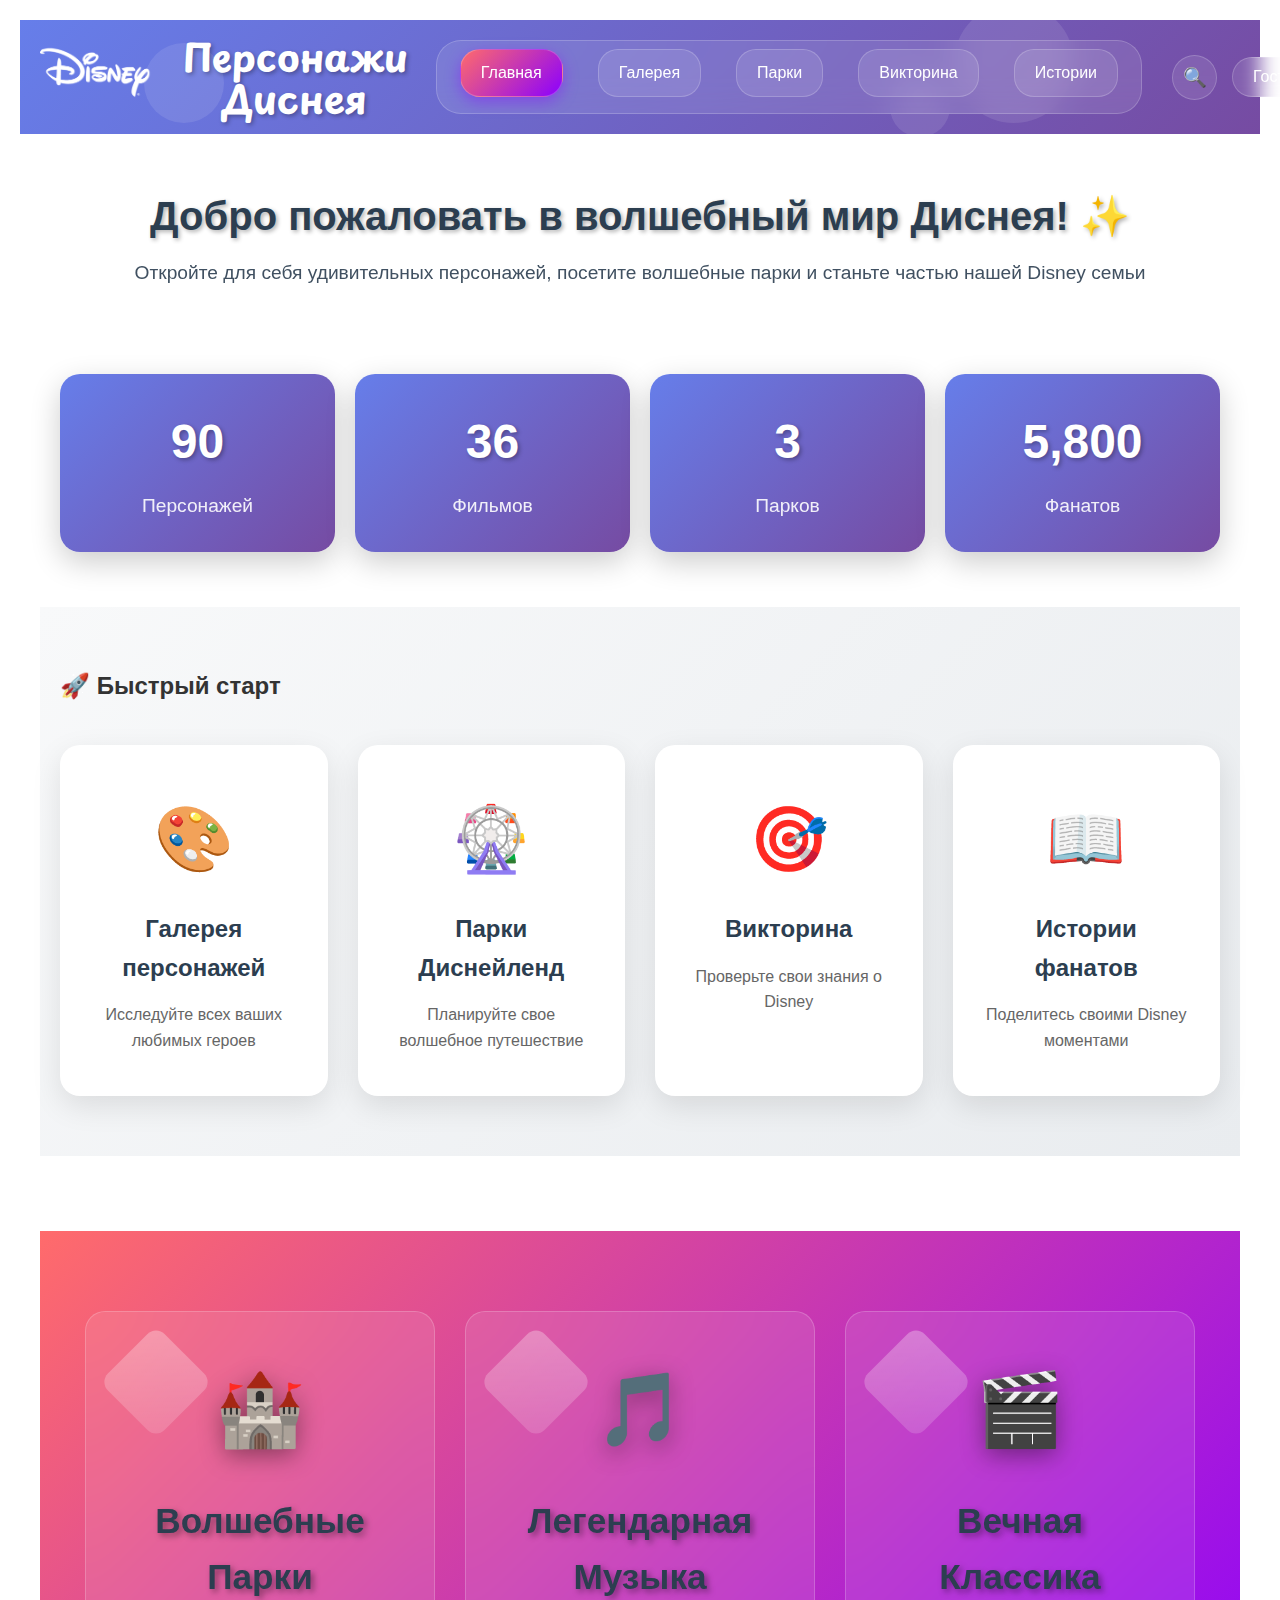
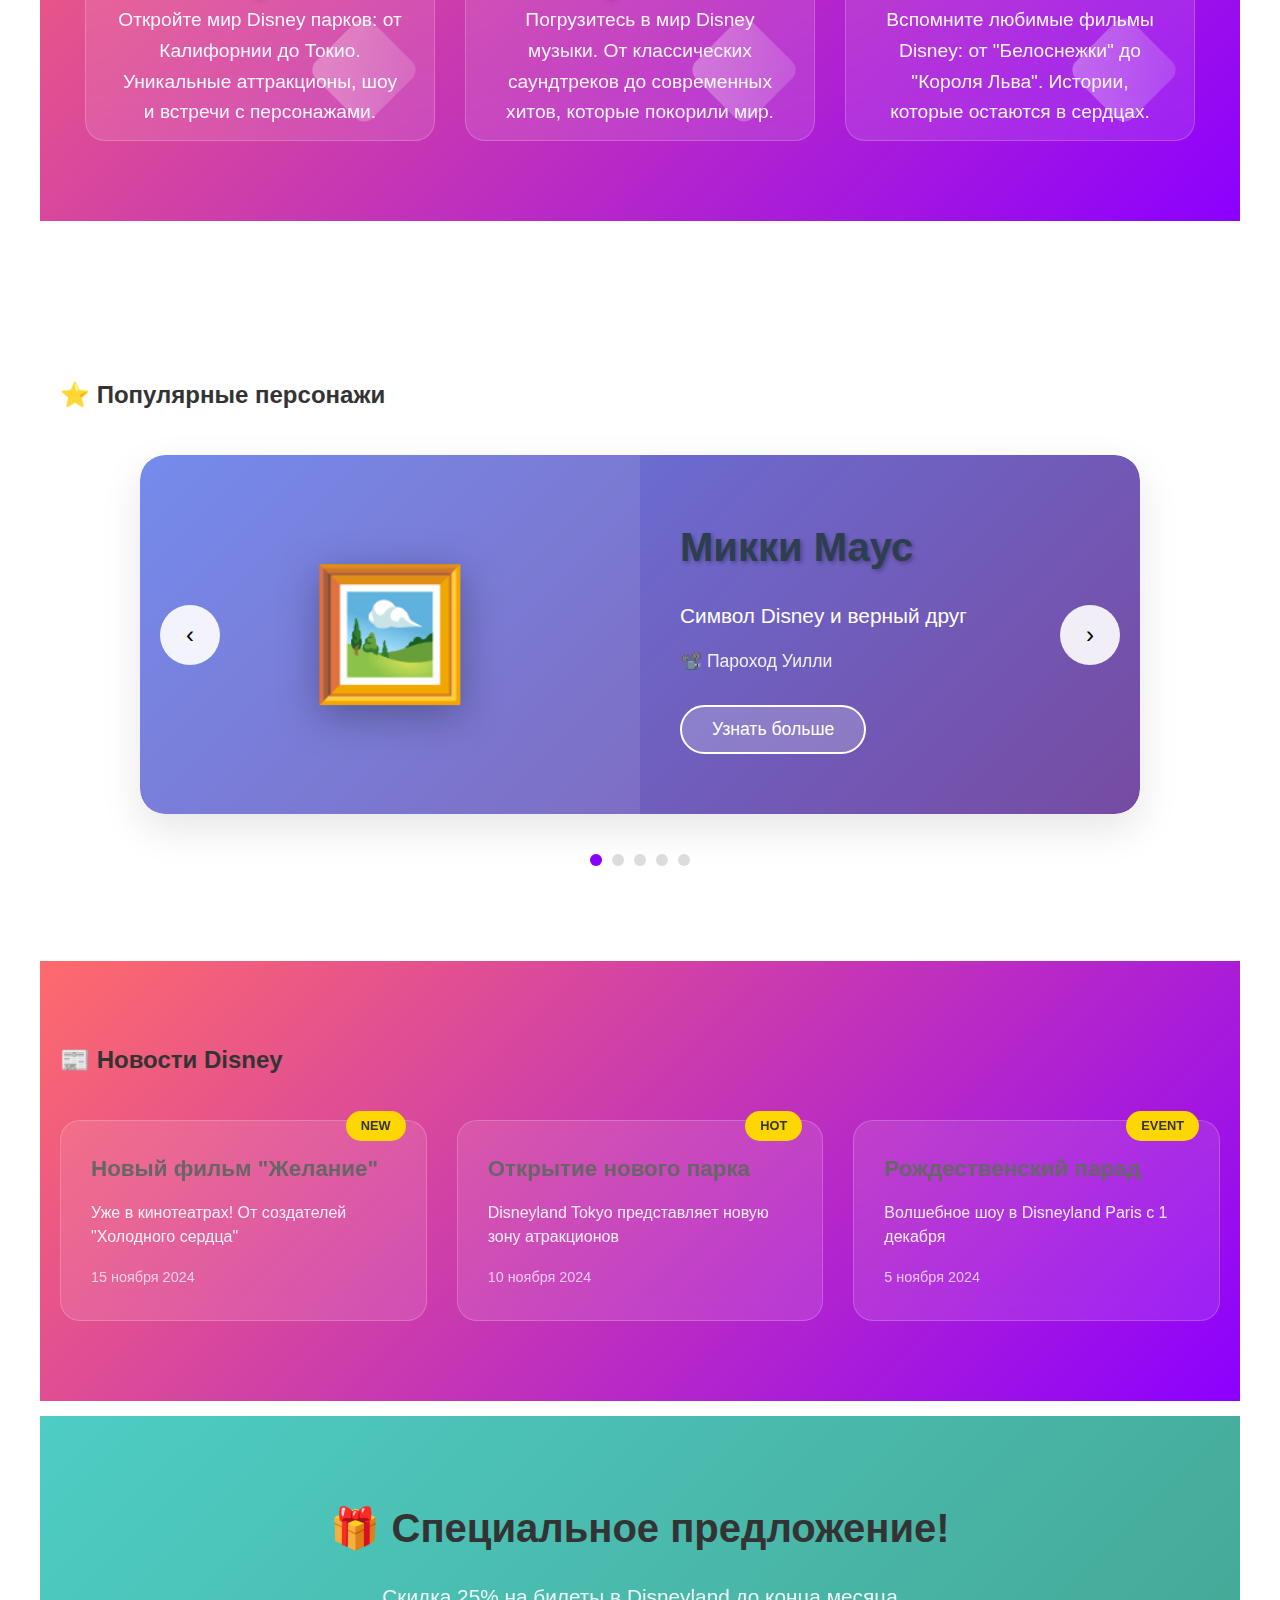
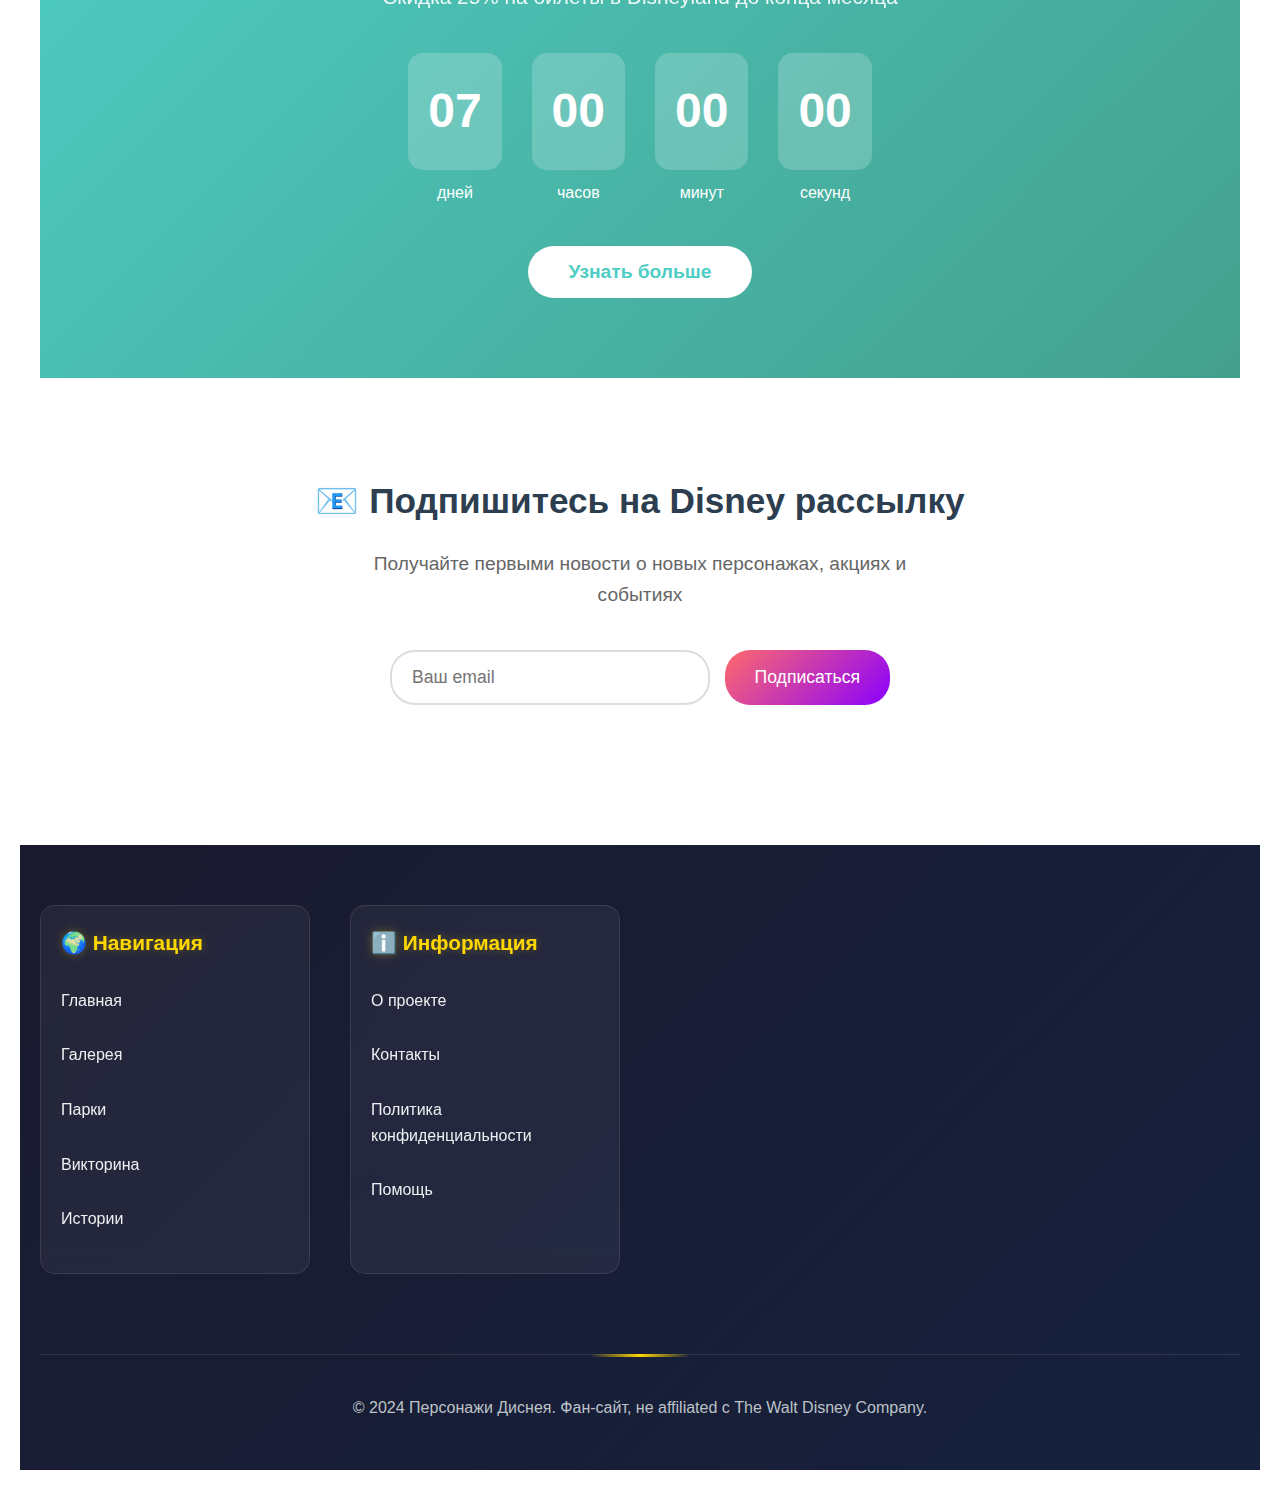
<file: index.html>
﻿<!DOCTYPE html>
<link rel="icon" type="image/png" href="images/фавиконка.jpg">
<html lang="ru">
<head>
    <meta charset="utf-8" />
    <meta name="viewport" content="width=device-width, initial-scale=1.0">
    <title>Персонажи Диснея - Главная</title>
    <meta name="description" content="Официальный сайт о персонажах Диснея. Галерея персонажей, парки Диснейленд, викторины и истории фанатов.">
    <link rel="stylesheet" href="style.css">
    <link href="https://fonts.googleapis.com/css2?family=Playpen+Sans:wght@100..800&display=swap" rel="stylesheet">
</head>
<body>
    <header class="site-header">
        <div class="header-bg-elements">
            <div class="bg-element bg-1"></div>
            <div class="bg-element bg-2"></div>
            <div class="bg-element bg-3"></div>
        </div>

        <div class="header-container">
            <div class="header-left">
                <a href="index.html" class="logo-link">
                    <img src="images/Disney_Logo.png" alt="Disney Logo" class="logo-image">
                </a>
            </div>

            <div class="header-center">
                <h1 class="main-title-white">Персонажи Диснея</h1>
            </div>

            <div class="header-right">
                <nav class="header-nav" id="main-nav">
                    <div class="nav-item">
                        <a href="index.html" class="nav-link">
                            <span class="nav-text">Главная</span>
                        </a>
                    </div>
                    <div class="nav-item">
                        <a href="gallery.html" class="nav-link">
                            <span class="nav-text">Галерея</span>
                        </a>
                    </div>
                    <div class="nav-item">
                        <a href="parks.html" class="nav-link">
                            <span class="nav-text">Парки</span>
                        </a>
                    </div>
                    <div class="nav-item">
                        <a href="quiz.html" class="nav-link">
                            <span class="nav-text">Викторина</span>
                        </a>
                    </div>
                    <div class="nav-item">
                        <a href="stories.html" class="nav-link">
                            <span class="nav-text">Истории</span>
                        </a>
                    </div>
                </nav>

                <div class="header-actions">
                    <div class="header-search">
                        <button class="search-toggle" onclick="toggleSearch()">
                            🔍
                        </button>
                        <div class="search-box" id="search-box">
                            <input type="text" class="search-input" placeholder="Поиск персонажей, фильмов...">
                            <div class="search-suggestions" id="search-suggestions"></div>
                        </div>
                    </div>

                    
                    <div class="user-menu">
                        <button class="user-btn" onclick="toggleUserDropdown()">
                            <span class="user-name">Гость</span>
                        </button>

                        <div class="user-dropdown-box" id="user-dropdown-box">
                            <div class="auth-container">
                                <div class="auth-tabs">
                                    <button class="auth-tab active" data-tab="login">Вход</button>
                                    <button class="auth-tab" data-tab="register">Регистрация</button>
                                </div>

                                <form id="login-form" class="auth-form active" data-form="login">
                                    <div class="form-group">
                                        <input type="email" id="login-email" placeholder="Email" required>
                                    </div>

                                    <div class="form-group">
                                        <div class="password-input">
                                            <input type="password" id="login-password" placeholder="Пароль" required>
                                            <button type="button" class="toggle-password" onclick="togglePassword('login-password')">👁️</button>
                                        </div>
                                    </div>

                                    <div class="form-options">
                                        <label class="checkbox">
                                            <input type="checkbox" id="remember-me">
                                            <span>Запомнить меня</span>
                                        </label>
                                        <a href="#forgot" class="forgot-password">Забыли пароль?</a>
                                    </div>

                                    <button type="submit" class="auth-btn">Войти</button>


                                </form>

                                <form id="register-form" class="auth-form" data-form="register">
                                    <div class="form-group">
                                        <input type="text" id="register-name" placeholder="Имя" required minlength="2">
                                    </div>

                                    <div class="form-group">
                                        <input type="email" id="register-email" placeholder="Email" required>
                                    </div>

                                    <div class="form-group">
                                        <div class="password-input">
                                            <input type="password" id="register-password" placeholder="Пароль" required minlength="6">
                                            <button type="button" class="toggle-password" onclick="togglePassword('register-password')">👁️</button>
                                        </div>
                                        <div class="password-strength" id="password-strength">
                                            <div class="strength-bar"></div>
                                            <span class="strength-text">Введите пароль</span>
                                        </div>
                                    </div>

                                    <div class="form-group">
                                        <div class="password-input">
                                            <input type="password" id="register-confirm" placeholder="Подтвердите пароль" required>
                                            <button type="button" class="toggle-password" onclick="togglePassword('register-confirm')">👁️</button>
                                        </div>
                                        <div class="password-match" id="password-match"></div>
                                    </div>

                                    <div class="form-group terms-group">
                                        <label class="checkbox">
                                            <input type="checkbox" id="accept-terms" required>
                                            <span>Я согласен с <a href="#terms">условиями</a></span>
                                        </label>
                                    </div>

                                    <button type="submit" class="auth-btn">Зарегистрироваться</button>
                                </form>
                            </div>
                        </div>
                    </div>
                </div>
            </div>

            <button class="mobile-menu-toggle" onclick="toggleMobileMenu()">
                ☰
            </button>
        </div>
    </header>

    
    <div class="layout-1">
        <header class="header">
            <h1>Добро пожаловать в волшебный мир Диснея! ✨</h1>
            <p>Откройте для себя удивительных персонажей, посетите волшебные парки и станьте частью нашей Disney семьи</p>
        </header>

        <div class="stats-container">
            <div class="stat-item">
                <div class="stat-number" id="characters-count">0</div>
                <div class="stat-label">Персонажей</div>
            </div>
            <div class="stat-item">
                <div class="stat-number" id="movies-count">0</div>
                <div class="stat-label">Фильмов</div>
            </div>
            <div class="stat-item">
                <div class="stat-number" id="parks-count">0</div>
                <div class="stat-label">Парков</div>
            </div>
            <div class="stat-item">
                <div class="stat-number" id="fans-count">0</div>
                <div class="stat-label">Фанатов</div>
            </div>
        </div>

        <section class="quick-links">
            <h2>🚀 Быстрый старт</h2>
            <div class="links-grid">
                <a href="gallery.html" class="quick-link">
                    <div class="link-icon">🎨</div>
                    <h3>Галерея персонажей</h3>
                    <p>Исследуйте всех ваших любимых героев</p>
                </a>

                <a href="parks.html" class="quick-link">
                    <div class="link-icon">🎡</div>
                    <h3>Парки Диснейленд</h3>
                    <p>Планируйте свое волшебное путешествие</p>
                </a>

                <a href="quiz.html" class="quick-link">
                    <div class="link-icon">🎯</div>
                    <h3>Викторина</h3>
                    <p>Проверьте свои знания о Disney</p>
                </a>

                <a href="stories.html" class="quick-link">
                    <div class="link-icon">📖</div>
                    <h3>Истории фанатов</h3>
                    <p>Поделитесь своими Disney моментами</p>
                </a>
            </div>
        </section>

        <section class="magic-cards-section">
            <div class="magic-cards-container">
                <div class="magic-card">
                    <div class="magic-icon">🏰</div>
                    <h3 class="magic-title">Волшебные Парки</h3>
                    <p class="magic-description">Откройте мир Disney парков: от Калифорнии до Токио. Уникальные аттракционы, шоу и встречи с персонажами.</p>
                    
                </div>

                <div class="magic-card">
                    <div class="magic-icon">🎵</div>
                    <h3 class="magic-title">Легендарная Музыка</h3>
                    <p class="magic-description">Погрузитесь в мир Disney музыки. От классических саундтреков до современных хитов, которые покорили мир.</p>
                    
                </div>

                <div class="magic-card">
                    <div class="magic-icon">🎬</div>
                    <h3 class="magic-title">Вечная Классика</h3>
                    <p class="magic-description">Вспомните любимые фильмы Disney: от "Белоснежки" до "Короля Льва". Истории, которые остаются в сердцах.</p>
                    
                </div>
            </div>
        </section>

        <section class="featured-characters">
            <h2>⭐ Популярные персонажи</h2>
            <div class="characters-slider">
                <div class="slider-container">
                    <div class="slider-track" id="slider-track">
                    </div>
                </div>
                <button class="slider-btn prev-btn" onclick="prevSlide()">‹</button>
                <button class="slider-btn next-btn" onclick="nextSlide()">›</button>
            </div>
            <div class="slider-dots" id="slider-dots"></div>
        </section>



        <section class="news-events">
            <h2>📰 Новости Disney</h2>
            <div class="news-grid">
                <div class="news-card">
                    <div class="news-badge">NEW</div>
                    <h3>Новый фильм "Желание"</h3>
                    <p>Уже в кинотеатрах! От создателей "Холодного сердца"</p>
                    <span class="news-date">15 ноября 2024</span>
                </div>

                <div class="news-card">
                    <div class="news-badge">HOT</div>
                    <h3>Открытие нового парка</h3>
                    <p>Disneyland Tokyo представляет новую зону атракционов</p>
                    <span class="news-date">10 ноября 2024</span>
                </div>

                <div class="news-card">
                    <div class="news-badge">EVENT</div>
                    <h3>Рождественский парад</h3>
                    <p>Волшебное шоу в Disneyland Paris с 1 декабря</p>
                    <span class="news-date">5 ноября 2024</span>
                </div>
            </div>
        </section>

        <section class="sale-banner">
            <div class="sale-content">
                <h2>🎁 Специальное предложение!</h2>
                <p>Скидка 25% на билеты в Disneyland до конца месяца</p>
                <div class="sale-timer">
                    <div class="timer-unit">
                        <span class="timer-number" id="days">00</span>
                        <span>дней</span>
                    </div>
                    <div class="timer-unit">
                        <span class="timer-number" id="hours">00</span>
                        <span>часов</span>
                    </div>
                    <div class="timer-unit">
                        <span class="timer-number" id="minutes">00</span>
                        <span>минут</span>
                    </div>
                    <div class="timer-unit">
                        <span class="timer-number" id="seconds">00</span>
                        <span>секунд</span>
                    </div>
                </div>
                <button class="sale-btn" onclick="location.href='parks.html'">Узнать больше</button>
            </div>
        </section>

        <section class="newsletter-section">
            <div class="newsletter-content">
                <h2>📧 Подпишитесь на Disney рассылку</h2>
                <p>Получайте первыми новости о новых персонажах, акциях и событиях</p>
                <form class="newsletter-form" id="newsletter-form">
                    <input type="email" placeholder="Ваш email" required>
                    <button type="submit">Подписаться</button>
                </form>
            </div>
        </section>
    </div>

    <footer class="animated-footer">
        <div class="footer-container">
            <div class="footer-section">
                <h3>🌍 Навигация</h3>
                <ul class="footer-links">
                    <li><a href="index.html">Главная</a></li>
                    <li><a href="gallery.html">Галерея</a></li>
                    <li><a href="parks.html">Парки</a></li>
                    <li><a href="quiz.html">Викторина</a></li>
                    <li><a href="stories.html">Истории</a></li>
                </ul>
            </div>

            <div class="footer-section">
                <h3>ℹ️ Информация</h3>
                <ul class="footer-links">
                    <li><a href="#">О проекте</a></li>
                    <li><a href="#">Контакты</a></li>
                    <li><a href="#">Политика конфиденциальности</a></li>
                    <li><a href="#">Помощь</a></li>
                </ul>
            </div>

            <div class="footer-bottom">
                <p class="copyright">© 2024 Персонажи Диснея. Фан-сайт, не affiliated с The Walt Disney Company.</p>
            </div>
        </div>
    </footer>

    <script>
        function toggleSearch() {
            const searchBox = document.getElementById('search-box');

            searchBox.classList.toggle('active');

            if (searchBox.classList.contains('active')) {
                setTimeout(() => {
                    const input = document.querySelector('.search-input');
                    if (input) {
                        input.focus();
                        input.click();
                    }
                }, 300);
            }
        }

        if (/Mobi|Android/i.test(navigator.userAgent)) {
            document.querySelector('.search-toggle').addEventListener('touchstart', function (e) {
                e.preventDefault();
                toggleSearch();
            });
        }

        function closeAllDropdowns() {
            const searchBox = document.getElementById('search-box');
            const userBox = document.getElementById('user-dropdown-box');

            searchBox.classList.remove('active');
            userBox.classList.remove('active');

            const headerRight = document.querySelector('.header-right');
            if (headerRight) {
                headerRight.classList.remove('active');
            }
        }

        function toggleMobileMenu() {
            const headerRight = document.querySelector('.header-right');
            const isActive = headerRight.classList.contains('active');

            closeAllDropdowns();

            if (!isActive) {
                headerRight.classList.add('active');
            }
        }

        document.addEventListener('click', function (event) {
            const searchBox = document.getElementById('search-box');
            const searchToggle = document.querySelector('.search-toggle');
            const userBox = document.getElementById('user-dropdown-box');
            const userBtn = document.querySelector('.user-btn');
            const headerRight = document.querySelector('.header-right');
            const mobileToggle = document.querySelector('.mobile-menu-toggle');

            if (searchBox.classList.contains('active') &&
                !searchBox.contains(event.target) &&
                !searchToggle.contains(event.target)) {
                searchBox.classList.remove('active');
            }

            if (userBox.classList.contains('active') &&
                !userBox.contains(event.target) &&
                !userBtn.contains(event.target)) {
                userBox.classList.remove('active');
            }

            if (window.innerWidth <= 768) {
                if (headerRight.classList.contains('active') &&
                    !headerRight.contains(event.target) &&
                    !mobileToggle.contains(event.target)) {
                    headerRight.classList.remove('active');
                }
            }
        });

        function setupHeaderSearch() {
            const searchInput = document.querySelector('.search-input');
            const suggestions = document.getElementById('search-suggestions');

            if (!searchInput) {
                console.error('Search input not found!');
                return;
            }

            searchInput.addEventListener('input', debounce(function (e) {
                const value = e.target.value.trim();
                suggestions.innerHTML = '';

                if (value.length > 1) {
                    showSearchSuggestions(value);
                } else if (value.length === 0) {
                    suggestions.innerHTML = '<div class="no-results">Введите имя персонажа или фильма</div>';
                }
            }, 300));

            searchInput.addEventListener('keypress', function (e) {
                if (e.key === 'Enter') {
                    performSearch(this.value);
                }
            });

            searchInput.addEventListener('focus', function () {
                if (this.value.trim() === '') {
                    suggestions.innerHTML = '<div class="no-results">Введите имя персонажа или фильма</div>';
                }
            });
        }

        function showSearchSuggestions(query) {
            const suggestions = [
                { name: "Микки Маус", type: "character", url: "gallery.html#mickey", icon: "🐭" },
                { name: "Эльза", type: "character", url: "gallery.html#elsa", icon: "❄️" },
                { name: "Симба", type: "character", url: "gallery.html#simba", icon: "🦁" },
                { name: "Бель", type: "character", url: "gallery.html#belle", icon: "👑" },
                { name: "Холодное сердце", type: "movie", url: "gallery.html?movie=frozen", icon: "🎬" },
                { name: "Король Лев", type: "movie", url: "gallery.html?movie=lionking", icon: "🎬" }
            ];

            const matches = suggestions.filter(item =>
                item.name.toLowerCase().includes(query.toLowerCase())
            );

            const suggestionsContainer = document.getElementById('search-suggestions');

            if (matches.length > 0) {
                suggestionsContainer.innerHTML = matches.map(item => `
                <div class="search-suggestion" onclick="selectSuggestion('${item.name}', '${item.url}')">
                    <span class="suggestion-icon">${item.icon}</span>
                    <span class="suggestion-text">${item.name}</span>
                    <span class="suggestion-type">${item.type === 'character' ? 'Персонаж' : 'Фильм'}</span>
                </div>
            `).join('');
            } else {
                suggestionsContainer.innerHTML = '<div class="no-results">Ничего не найдено. Попробуйте другой запрос.</div>';
            }
        }

        function selectSuggestion(term, url) {
            document.querySelector('.search-input').value = term;
            document.getElementById('search-box').classList.remove('active');

            setTimeout(() => {
                if (url.includes('#')) {
                    window.location.href = url;
                } else {
                    window.location.href = `${url}&search=${encodeURIComponent(term)}`;
                }
            }, 300);
        }

        function performSearch(term) {
            if (term.trim()) {
                document.getElementById('search-box').classList.remove('active');
                window.location.href = `gallery.html?search=${encodeURIComponent(term)}`;
            }
        }

        function setActiveNavLink() {
            const currentPage = window.location.pathname.split('/').pop();
            const navLinks = document.querySelectorAll('.nav-link');

            navLinks.forEach(link => {
                const linkHref = link.getAttribute('href');
                if (linkHref === currentPage) {
                    link.classList.add('active');
                } else {
                    link.classList.remove('active');
                }
            });
        }

        document.addEventListener('keydown', function (event) {
            if (event.key === 'Escape') {
                closeAllDropdowns();
            }
        });

        
        document.addEventListener('DOMContentLoaded', function () {
            document.querySelector('.search-toggle').onclick = toggleSearch;

            document.addEventListener('click', function (e) {
                const searchBox = document.getElementById('search-box');
                const toggle = document.querySelector('.search-toggle');

                if (searchBox.classList.contains('active') &&
                    !searchBox.contains(e.target) &&
                    !toggle.contains(e.target)) {
                    searchBox.classList.remove('active');
                }
            });
        });

        function debounce(func, wait) {
            let timeout;
            return function executedFunction(...args) {
                const later = () => {
                    clearTimeout(timeout);
                    func(...args);
                };
                clearTimeout(timeout);
                timeout = setTimeout(later, wait);
            };
        }
        
        const featuredCharacters = [
            {
                name: "Микки Маус",
                image: "images/mickey.jpg",
                description: "Символ Disney и верный друг",
                movie: "Пароход Уилли"
            },
            {
                name: "Эльза",
                image: "images/elsa.jpg",
                description: "Королева Эренделла с магией льда",
                movie: "Холодное сердце"
            },
            {
                name: "Симба",
                image: "images/simba.jpg",
                description: "Будущий король Земель Прайда",
                movie: "Король Лев"
            },
            {
                name: "Бель",
                image: "images/belle.jpg",
                description: "Любознательная красавица и книголюб",
                movie: "Красавица и Чудовище"
            },
            {
                name: "Моана",
                image: "images/moana.jpg",
                description: "Отважная мореплавательница",
                movie: "Моана"
            }
        ];

        
        document.addEventListener('DOMContentLoaded', function () {
            initializeStats();
            initializeSlider();
            initializeTimer();
            setupEventListeners();
            setActiveNavLink();
        });

        function initializeStats() {
            animateCounter('characters-count', 150);
            animateCounter('movies-count', 60);
            animateCounter('parks-count', 6);
            animateCounter('fans-count', 10000);
        }

        function animateCounter(elementId, target) {
            const element = document.getElementById(elementId);
            let current = 0;
            const increment = target / 50;
            const timer = setInterval(() => {
                current += increment;
                if (current >= target) {
                    element.textContent = target.toLocaleString();
                    clearInterval(timer);
                } else {
                    element.textContent = Math.floor(current).toLocaleString();
                }
            }, 30);
        }

        let currentSlide = 0;
        let slideInterval;

        function initializeSlider() {
            const sliderTrack = document.getElementById('slider-track');
            const dotsContainer = document.getElementById('slider-dots');

            featuredCharacters.forEach((character, index) => {
                const slide = document.createElement('div');
                slide.className = 'slide';
                slide.innerHTML = `
                                        <div class="slide-image">
                                            <div class="character-avatar">${character.image.endsWith('.jpg') ? '🖼️' : character.image}</div>
                                        </div>
                                        <div class="slide-content">
                                            <h3>${character.name}</h3>
                                            <p class="character-desc">${character.description}</p>
                                            <p class="character-movie">📽️ ${character.movie}</p>
                                            <button class="character-btn" onclick="learnMore('${character.name}')">Узнать больше</button>
                                        </div>
                                    `;
                sliderTrack.appendChild(slide);

                const dot = document.createElement('span');
                dot.className = 'dot' + (index === 0 ? ' active' : '');
                dot.onclick = () => goToSlide(index);
                dotsContainer.appendChild(dot);
            });

            startSlider();
        }

        function startSlider() {
            slideInterval = setInterval(nextSlide, 4000);
        }

        function nextSlide() {
            goToSlide(currentSlide + 1);
        }

        function prevSlide() {
            goToSlide(currentSlide - 1);
        }

        function goToSlide(n) {
            const slides = document.querySelectorAll('.slide');
            const dots = document.querySelectorAll('.dot');

            currentSlide = (n + slides.length) % slides.length;

            const sliderTrack = document.getElementById('slider-track');
            sliderTrack.style.transform = `translateX(-${currentSlide * 100}%)`;

            dots.forEach((dot, index) => {
                dot.classList.toggle('active', index === currentSlide);
            });
        }

        function learnMore(characterName) {
            alert(`Узнайте больше о ${characterName} на странице "Галерея персонажей"!`);
            location.href = 'gallery.html';
        }

        
        function initializeTimer() {
            const saleEnd = new Date();
            saleEnd.setDate(saleEnd.getDate() + 7);

            function updateTimer() {
                const now = new Date();
                const diff = saleEnd - now;

                if (diff <= 0) {
                    document.querySelector('.sale-timer').innerHTML = '<div class="timer-ended">Акция завершена!</div>';
                    return;
                }

                const days = Math.floor(diff / (1000 * 60 * 60 * 24));
                const hours = Math.floor((diff % (1000 * 60 * 60 * 24)) / (1000 * 60 * 60));
                const minutes = Math.floor((diff % (1000 * 60 * 60)) / (1000 * 60));
                const seconds = Math.floor((diff % (1000 * 60)) / 1000);

                document.getElementById('days').textContent = days.toString().padStart(2, '0');
                document.getElementById('hours').textContent = hours.toString().padStart(2, '0');
                document.getElementById('minutes').textContent = minutes.toString().padStart(2, '0');
                document.getElementById('seconds').textContent = seconds.toString().padStart(2, '0');
            }

            updateTimer();
            setInterval(updateTimer, 1000);
        }

        
        function setupEventListeners() {
            const newsletterForm = document.getElementById('newsletter-form');
            newsletterForm.addEventListener('submit', function (e) {
                e.preventDefault();
                const email = this.querySelector('input[type="email"]').value;
                alert(`Спасибо за подписку, ${email}! Вы будете получать Disney новости первыми! ✨`);
                this.reset();
            });
        }

        
        function toggleUserDropdown() {
            const userBox = document.getElementById('user-dropdown-box');
            const isActive = userBox.classList.contains('active');

            closeAllDropdowns();

            if (!isActive) {
                userBox.classList.add('active');
                switchAuthTab('login');
                setTimeout(() => {
                    document.getElementById('login-email')?.focus();
                }, 100);
            }
        }

        function closeUserDropdown() {
            const userBox = document.getElementById('user-dropdown-box');
            userBox.classList.remove('active');
        }

        function closeAllDropdowns() {
            const searchBox = document.getElementById('search-box');
            const userBox = document.getElementById('user-dropdown-box');

            searchBox.classList.remove('active');
            userBox.classList.remove('active');

            if (window.innerWidth <= 768) {
                const headerRight = document.querySelector('.header-right');
                headerRight.classList.remove('active');
            }
        }

        document.addEventListener('click', function (event) {
            const searchBox = document.getElementById('search-box');
            const searchToggle = document.querySelector('.search-toggle');
            const userBox = document.getElementById('user-dropdown-box');
            const userBtn = document.querySelector('.user-btn');
            const headerRight = document.querySelector('.header-right');
            const mobileToggle = document.querySelector('.mobile-menu-toggle');

            if (searchBox.classList.contains('active') &&
                !searchBox.contains(event.target) &&
                !searchToggle.contains(event.target)) {
                searchBox.classList.remove('active');
            }

            if (userBox.classList.contains('active') &&
                !userBox.contains(event.target) &&
                !userBtn.contains(event.target)) {
                userBox.classList.remove('active');
            }

            if (window.innerWidth <= 768) {
                if (headerRight.classList.contains('active') &&
                    !headerRight.contains(event.target) &&
                    !mobileToggle.contains(event.target)) {
                    headerRight.classList.remove('active');
                }
            }
        });

        function switchAuthTab(tabName) {
            document.querySelectorAll('.auth-tab').forEach(tab => {
                tab.classList.toggle('active', tab.dataset.tab === tabName);
            });

            document.querySelectorAll('.auth-form').forEach(form => {
                form.classList.toggle('active', form.dataset.form === tabName);
            });

            clearFormErrors();
        }

        function togglePassword(inputId) {
            const input = document.getElementById(inputId);
            const toggleBtn = input.nextElementSibling;

            if (input.type === 'password') {
                input.type = 'text';
                toggleBtn.textContent = '🙈';
            } else {
                input.type = 'password';
                toggleBtn.textContent = '👁️';
            }
        }

        function checkPasswordStrength(password) {
            let strength = 0;
            const bar = document.querySelector('.strength-bar');
            const text = document.querySelector('.strength-text');

            if (!password) {
                bar.style.width = '0';
                text.textContent = 'Введите пароль';
                text.style.color = '#666';
                return;
            }

            if (password.length >= 8) strength++;
            if (/[A-Z]/.test(password)) strength++;
            if (/[0-9]/.test(password)) strength++;
            if (/[^A-Za-z0-9]/.test(password)) strength++;

            let strengthText, barColor, barWidth;
            switch (strength) {
                case 0:
                case 1:
                    strengthText = 'Слабый пароль';
                    barColor = '#ff6b6b';
                    barWidth = '25%';
                    break;
                case 2:
                    strengthText = 'Средний пароль';
                    barColor = '#ffc107';
                    barWidth = '50%';
                    break;
                case 3:
                    strengthText = 'Хороший пароль';
                    barColor = '#4ecdc4';
                    barWidth = '75%';
                    break;
                case 4:
                    strengthText = 'Надёжный пароль';
                    barColor = '#28a745';
                    barWidth = '100%';
                    break;
            }

            bar.style.width = barWidth;
            bar.style.backgroundColor = barColor;
            text.textContent = strengthText;
            text.style.color = barColor;
        }

        function checkPasswordMatch() {
            const password = document.getElementById('register-password').value;
            const confirm = document.getElementById('register-confirm').value;
            const matchDiv = document.getElementById('password-match');

            if (!confirm) {
                matchDiv.textContent = '';
                return;
            }

            if (password === confirm) {
                matchDiv.textContent = '✅ Пароли совпадают';
                matchDiv.style.color = '#28a745';
            } else {
                matchDiv.textContent = '❌ Пароли не совпадают';
                matchDiv.style.color = '#ff6b6b';
            }
        }

        function clearFormErrors() {
            document.querySelectorAll('.error-message').forEach(error => error.remove());
            document.querySelectorAll('.form-group').forEach(group => {
                group.classList.remove('error');
            });
        }

        function showError(inputId, message) {
            const input = document.getElementById(inputId);
            const group = input.closest('.form-group');

            const oldError = group.querySelector('.error-message');
            if (oldError) oldError.remove();

            const error = document.createElement('div');
            error.className = 'error-message';
            error.textContent = message;
            group.appendChild(error);
            group.classList.add('error');
        }

        function loginUser(email, password) {
            return new Promise((resolve, reject) => {
                setTimeout(() => {
                    const users = JSON.parse(localStorage.getItem('disneyUsers') || '[]');
                    const user = users.find(u => u.email === email && u.password === password);

                    if (user) {
                        const sessionData = {
                            id: user.id,
                            name: user.name,
                            email: user.email,
                            isLoggedIn: true,
                            loginTime: new Date().toISOString()
                        };

                        localStorage.setItem('disneyUser', JSON.stringify(sessionData));
                        resolve(sessionData);
                    } else {
                        reject('Неверный email или пароль');
                    }
                }, 1000);
            });
        }

        function registerUser(userData) {
            return new Promise((resolve, reject) => {
                setTimeout(() => {
                    const users = JSON.parse(localStorage.getItem('disneyUsers') || '[]');

                    const existingUser = users.find(u => u.email === userData.email);
                    if (existingUser) {
                        reject('Пользователь с таким email уже существует');
                        return;
                    }

                    const newUser = {
                        id: Date.now().toString(),
                        name: userData.name,
                        email: userData.email,
                        password: userData.password,
                        registrationDate: new Date().toISOString(),
                        favorites: [],
                        stories: []
                    };

                    users.push(newUser);
                    localStorage.setItem('disneyUsers', JSON.stringify(users));

                    const sessionData = {
                        id: newUser.id,
                        name: newUser.name,
                        email: newUser.email,
                        isLoggedIn: true,
                        loginTime: new Date().toISOString()
                    };

                    localStorage.setItem('disneyUser', JSON.stringify(sessionData));
                    resolve(sessionData);
                }, 1500);
            });
        }

        function updateUserInterface(userName) {
            const userBtn = document.querySelector('.user-btn');
            const userNameSpan = document.querySelector('.user-name');

            userBtn.classList.add('logged-in');
            userNameSpan.textContent = userName;

            userBtn.onclick = function (e) {
                e.stopPropagation();
                showUserMenu();
            };

            let dropdown = document.querySelector('.user-menu-dropdown');
            if (!dropdown) {
                dropdown = document.createElement('div');
                dropdown.className = 'user-menu-dropdown';
                dropdown.innerHTML = `
                <div class="dropdown-content">
                    <a href="#profile" class="dropdown-item">👤 Мой профиль</a>
                    <a href="#favorites" class="dropdown-item">⭐ Избранное</a>
                    <a href="#stories" class="dropdown-item">📖 Мои истории</a>
                    <a href="#settings" class="dropdown-item">⚙️ Настройки</a>
                    <div class="dropdown-divider"></div>
                    <a href="#logout" class="dropdown-item logout" onclick="logoutUser()">🚪 Выйти</a>
                </div>
            `;
                document.querySelector('.user-menu').appendChild(dropdown);
            }

            closeUserDropdown();
        }

        function showUserMenu() {
            const dropdown = document.querySelector('.user-menu-dropdown');
            if (dropdown) {
                dropdown.style.display = dropdown.style.display === 'block' ? 'none' : 'block';
            }
        }

        function logoutUser() {
            localStorage.removeItem('disneyUser');

            const userBtn = document.querySelector('.user-btn');
            const userNameSpan = document.querySelector('.user-name');

            userBtn.classList.remove('logged-in');
            userNameSpan.textContent = 'Гость';

            userBtn.onclick = toggleUserDropdown;

            const dropdown = document.querySelector('.user-menu-dropdown');
            if (dropdown) dropdown.remove();

            showNotification('Вы успешно вышли из аккаунта 👋', 'info');
        }

        function socialAuth(provider) {
            showNotification(`Авторизация через ${provider === 'google' ? 'Google' : 'ВКонтакте'}...`, 'info');

            setTimeout(() => {
                const userData = {
                    id: Date.now().toString(),
                    name: provider === 'google' ? 'Google Пользователь' : 'Пользователь ВК',
                    email: `user@${provider}.com`,
                    isLoggedIn: true,
                    socialProvider: provider,
                    loginTime: new Date().toISOString()
                };

                localStorage.setItem('disneyUser', JSON.stringify(userData));
                updateUserInterface(userData.name);
                closeUserDropdown();

                showNotification(`Вход через ${provider === 'google' ? 'Google' : 'ВКонтакте'} успешен! 🎉`, 'success');
            }, 2000);
        }

        function showNotification(message, type = 'info') {
            const oldNotification = document.querySelector('.notification');
            if (oldNotification) oldNotification.remove();

            const notification = document.createElement('div');
            notification.className = `notification ${type}`;
            notification.innerHTML = `
            <div class="notification-content">
                <span class="notification-icon">${type === 'success' ? '✅' : type === 'error' ? '❌' : 'ℹ️'}</span>
                <span class="notification-text">${message}</span>
                <button class="notification-close" onclick="this.parentElement.parentElement.remove()">×</button>
            </div>
        `;

            document.body.appendChild(notification);

            setTimeout(() => notification.classList.add('show'), 10);

            setTimeout(() => {
                if (notification.parentElement) {
                    notification.classList.remove('show');
                    setTimeout(() => notification.remove(), 300);
                }
            }, 5000);
        }

        function checkAuthStatus() {
            const userData = localStorage.getItem('disneyUser');
            if (userData) {
                try {
                    const user = JSON.parse(userData);
                    if (user.isLoggedIn) {
                        updateUserInterface(user.name);
                    }
                } catch (e) {
                    console.error('Ошибка при чтении данных пользователя:', e);
                }
            }
        }

        function initAuthForms() {
            document.querySelectorAll('.auth-tab').forEach(tab => {
                tab.addEventListener('click', (e) => {
                    e.preventDefault();
                    switchAuthTab(tab.dataset.tab);
                });
            });

            const passwordInput = document.getElementById('register-password');
            if (passwordInput) {
                passwordInput.addEventListener('input', function () {
                    checkPasswordStrength(this.value);
                    checkPasswordMatch();
                });
            }

            const confirmInput = document.getElementById('register-confirm');
            if (confirmInput) {
                confirmInput.addEventListener('input', checkPasswordMatch);
            }

            const loginForm = document.getElementById('login-form');
            if (loginForm) {
                loginForm.addEventListener('submit', async function (e) {
                    e.preventDefault();

                    const email = document.getElementById('login-email').value.trim();
                    const password = document.getElementById('login-password').value;
                    const rememberMe = document.getElementById('remember-me').checked;

                    clearFormErrors();
                    let hasErrors = false;

                    if (!email) {
                        showError('login-email', 'Введите email');
                        hasErrors = true;
                    } else if (!/\S+@\S+\.\S+/.test(email)) {
                        showError('login-email', 'Введите корректный email');
                        hasErrors = true;
                    }

                    if (!password) {
                        showError('login-password', 'Введите пароль');
                        hasErrors = true;
                    }

                    if (hasErrors) return;

                    const submitBtn = this.querySelector('.auth-btn');
                    const originalText = submitBtn.textContent;
                    submitBtn.textContent = 'Вход...';
                    submitBtn.disabled = true;

                    try {
                        const userData = await loginUser(email, password);

                        updateUserInterface(userData.name);

                        showNotification(`Добро пожаловать, ${userData.name}! ✨`, 'success');

                        if (rememberMe) {
                            localStorage.setItem('rememberMe', 'true');
                        }

                    } catch (error) {
                        showNotification(error, 'error');
                        showError('login-email', ' ');
                        showError('login-password', 'Неверный email или пароль');
                    } finally {
                        submitBtn.textContent = originalText;
                        submitBtn.disabled = false;
                    }
                });
            }

            const registerForm = document.getElementById('register-form');
            if (registerForm) {
                registerForm.addEventListener('submit', async function (e) {
                    e.preventDefault();

                    const name = document.getElementById('register-name').value.trim();
                    const email = document.getElementById('register-email').value.trim();
                    const password = document.getElementById('register-password').value;
                    const confirm = document.getElementById('register-confirm').value;
                    const acceptTerms = document.getElementById('accept-terms').checked;

                    clearFormErrors();
                    let hasErrors = false;

                    if (!name || name.length < 2) {
                        showError('register-name', 'Имя должно содержать минимум 2 символа');
                        hasErrors = true;
                    }

                    if (!email) {
                        showError('register-email', 'Введите email');
                        hasErrors = true;
                    } else if (!/\S+@\S+\.\S+/.test(email)) {
                        showError('register-email', 'Введите корректный email');
                        hasErrors = true;
                    }

                    if (!password || password.length < 6) {
                        showError('register-password', 'Пароль должен содержать минимум 6 символов');
                        hasErrors = true;
                    }

                    if (password !== confirm) {
                        showError('register-confirm', 'Пароли не совпадают');
                        hasErrors = true;
                    }

                    if (!acceptTerms) {
                        showNotification('Необходимо принять условия использования', 'error');
                        hasErrors = true;
                    }

                    if (hasErrors) return;

                    const submitBtn = this.querySelector('.auth-btn');
                    const originalText = submitBtn.textContent;
                    submitBtn.textContent = 'Регистрация...';
                    submitBtn.disabled = true;

                    try {
                        const userData = {
                            name: name,
                            email: email,
                            password: password
                        };

                        const sessionData = await registerUser(userData);

                        updateUserInterface(sessionData.name);

                        showNotification(`Регистрация успешна! Добро пожаловать, ${sessionData.name}! 🎉`, 'success');

                    } catch (error) {
                        showNotification(error, 'error');
                        if (error.includes('уже существует')) {
                            showError('register-email', 'Этот email уже зарегистрирован');
                        }
                    } finally {
                        submitBtn.textContent = originalText;
                        submitBtn.disabled = false;
                    }
                });
            }

            document.addEventListener('keydown', function (e) {
                if (e.key === 'Escape') {
                    closeAllDropdowns();
                }
            });
        }

        const userMenuStyles = `
.user-menu-dropdown {
        display: none;
        position: absolute;
        top: 100%;
        right: 0;
        margin-top: 10px;
        min-width: 200px;
        background: white;
        border-radius: 15px;
        box-shadow: 0 10px 30px rgba(0,0,0,0.2);
        z-index: 10002;
        animation: slideDown 0.3s ease;
}

@keyframes slideDown {
        from { opacity: 0; transform: translateY(-10px); }
        to { opacity: 1; transform: translateY(0); }
}

.dropdown-content {
        padding: 10px 0;
}

.dropdown-item {
        display: flex;
        align-items: center;
        gap: 10px;
        padding: 12px 20px;
        text-decoration: none;
        color: #333;
        transition: all 0.3s ease;
        font-size: 0.95em;
}

.dropdown-item:hover {
        background: #f8f9fa;
        color: #667eea;
}

.dropdown-item.logout {
        color: #ff6b6b;
}

.dropdown-divider {
        height: 1px;
        background: #eee;
        margin: 10px 0;
}

@media (max-width: 768px) {
        .user-menu-dropdown {
            position: fixed;
            top: 80px;
            right: 20px;
            left: 20px;
            margin-top: 0;
        }
}
`;

        const styleSheet = document.createElement('style');
        styleSheet.textContent = userMenuStyles;
        document.head.appendChild(styleSheet);

        document.addEventListener('DOMContentLoaded', function () {
            initAuthForms();

            checkAuthStatus();

            document.addEventListener('click', function (e) {
                const userMenu = document.querySelector('.user-menu-dropdown');
                const userBtn = document.querySelector('.user-btn');

                if (userMenu && userMenu.style.display === 'block' &&
                    !userMenu.contains(e.target) &&
                    !userBtn.contains(e.target)) {
                    userMenu.style.display = 'none';
                }
            });
        });
    </script>

    <style>
        .user-menu {
            position: relative;
        }

        .user-btn {
            display: flex;
            align-items: center;
            gap: 8px;
            padding: 10px 20px;
            background: rgba(255,255,255,0.1);
            color: white;
            border: none;
            border-radius: 20px;
            transition: all 0.3s ease;
            backdrop-filter: blur(10px);
            border: 1px solid rgba(255,255,255,0.2);
            font-weight: 500;
            cursor: pointer;
            font-family: inherit;
            font-size: 1em;
        }

            .user-btn:hover {
                background: rgba(255,255,255,0.2);
                transform: translateY(-2px);
            }

        .user-dropdown-box {
            position: absolute;
            top: 100%;
            right: 0;
            width: 320px;
            background: white;
            border-radius: 15px;
            padding: 20px;
            box-shadow: 0 15px 35px rgba(0,0,0,0.3);
            opacity: 0;
            visibility: hidden;
            transform: translateY(-10px);
            transition: all 0.3s ease;
            z-index: 10001;
            margin-top: 10px;
        }

            .user-dropdown-box.active {
                opacity: 1;
                visibility: visible;
                transform: translateY(0);
            }

            .user-dropdown-box::before {
                content: '';
                position: absolute;
                top: -8px;
                right: 20px;
                width: 16px;
                height: 16px;
                background: white;
                transform: rotate(45deg);
                border-radius: 3px;
                border-left: 1px solid rgba(0,0,0,0.1);
                border-top: 1px solid rgba(0,0,0,0.1);
            }

        .auth-container {
            max-height: 400px;
            overflow-y: auto;
            padding-right: 5px;
        }

            .auth-container::-webkit-scrollbar {
                width: 5px;
            }

            .auth-container::-webkit-scrollbar-track {
                background: #f1f1f1;
                border-radius: 10px;
            }

            .auth-container::-webkit-scrollbar-thumb {
                background: #c1c1c1;
                border-radius: 10px;
            }

                .auth-container::-webkit-scrollbar-thumb:hover {
                    background: #a1a1a1;
                }

        .auth-tabs {
            display: flex;
            margin-bottom: 20px;
            border-bottom: 2px solid #eee;
        }

        .auth-tab {
            flex: 1;
            padding: 10px;
            background: none;
            border: none;
            font-size: 0.95em;
            cursor: pointer;
            transition: all 0.3s ease;
            color: #666;
            position: relative;
            border-radius: 5px 5px 0 0;
            font-weight: 500;
        }

            .auth-tab:hover {
                background: #f8f9fa;
                color: #333;
            }

            .auth-tab.active {
                color: #667eea;
                font-weight: 600;
            }

                .auth-tab.active::after {
                    content: '';
                    position: absolute;
                    bottom: -2px;
                    left: 0;
                    right: 0;
                    height: 3px;
                    background: #667eea;
                    border-radius: 3px 3px 0 0;
                }

        .auth-form {
            display: none;
        }

            .auth-form.active {
                display: block;
                animation: fadeIn 0.3s ease;
            }

        @keyframes fadeIn {
            from {
                opacity: 0;
                transform: translateY(5px);
            }

            to {
                opacity: 1;
                transform: translateY(0);
            }
        }

        .form-group {
            margin-bottom: 15px;
        }

            .form-group input {
                width: 100%;
                padding: 12px 15px;
                border: 2px solid #e0e0e0;
                border-radius: 8px;
                font-size: 0.95em;
                transition: all 0.3s ease;
                box-sizing: border-box;
                background: #fff;
            }

                .form-group input:focus {
                    border-color: #8b00ff;
                    outline: none;
                    box-shadow: 0 0 0 3px rgba(139, 0, 255, 0.1);
                }

        .password-input {
            position: relative;
            display: flex;
        }

            .password-input input {
                padding-right: 45px;
            }

        .toggle-password {
            position: absolute;
            right: 10px;
            top: 50%;
            transform: translateY(-50%);
            background: none;
            border: none;
            cursor: pointer;
            font-size: 1.1em;
            padding: 5px;
            color: #666;
            transition: color 0.3s ease;
        }

            .toggle-password:hover {
                color: #333;
            }

        .password-strength {
            margin-top: 8px;
            font-size: 0.8em;
        }

        .strength-bar {
            height: 4px;
            background: #eee;
            border-radius: 2px;
            margin-bottom: 4px;
            transition: all 0.3s ease;
            width: 0;
        }

        .strength-text {
            color: #666;
            font-size: 0.85em;
        }

        .password-match {
            font-size: 0.85em;
            margin-top: 5px;
            min-height: 1.2em;
            transition: all 0.3s ease;
        }

        .form-options {
            display: flex;
            justify-content: space-between;
            align-items: center;
            margin: 15px 0;
            font-size: 0.85em;
        }

        .checkbox {
            display: flex;
            align-items: center;
            gap: 6px;
            cursor: pointer;
            user-select: none;
            color: #666;
        }

            .checkbox input[type="checkbox"] {
                width: 16px;
                height: 16px;
                margin: 0;
                cursor: pointer;
            }

        .forgot-password {
            color: #667eea;
            text-decoration: none;
            font-size: 0.85em;
        }

            .forgot-password:hover {
                text-decoration: underline;
            }

        .auth-btn {
            width: 100%;
            padding: 12px;
            background: linear-gradient(135deg, #667eea, #764ba2);
            color: white;
            border: none;
            border-radius: 8px;
            font-size: 1em;
            font-weight: 600;
            cursor: pointer;
            transition: all 0.3s ease;
            margin-top: 10px;
            letter-spacing: 0.5px;
        }

            .auth-btn:hover {
                transform: translateY(-2px);
                box-shadow: 0 5px 15px rgba(102, 126, 234, 0.3);
            }

            .auth-btn:disabled {
                opacity: 0.7;
                cursor: not-allowed;
                transform: none;
                box-shadow: none;
            }



        .form-group.error input {
            border-color: #ff6b6b;
        }

        .error-message {
            color: #ff6b6b;
            font-size: 0.8em;
            margin-top: 5px;
            display: none;
        }

        .form-group.error .error-message {
            display: block;
        }

        .notification {
            position: fixed;
            top: 20px;
            right: 20px;
            background: white;
            border-radius: 10px;
            box-shadow: 0 5px 20px rgba(0,0,0,0.2);
            z-index: 9999;
            transform: translateX(150%);
            transition: transform 0.5s cubic-bezier(0.68, -0.55, 0.265, 1.55);
            max-width: 350px;
            overflow: hidden;
        }

            .notification.show {
                transform: translateX(0);
            }

            .notification.success {
                border-left: 4px solid #28a745;
            }

            .notification.error {
                border-left: 4px solid #ff6b6b;
            }

            .notification.info {
                border-left: 4px solid #667eea;
            }

        .notification-content {
            padding: 15px 20px;
            display: flex;
            align-items: center;
            gap: 15px;
        }

        .notification-icon {
            font-size: 1.5em;
        }

        .notification-text {
            flex: 1;
            color: #333;
            font-size: 0.95em;
        }

        .notification-close {
            background: none;
            border: none;
            font-size: 1.5em;
            cursor: pointer;
            color: #666;
            padding: 0;
            width: 24px;
            height: 24px;
            display: flex;
            align-items: center;
            justify-content: center;
            transition: color 0.3s ease;
        }

            .notification-close:hover {
                color: #333;
            }

        .user-btn.logged-in {
            background: rgba(255,255,255,0.15);
            border-color: rgba(255,255,255,0.3);
        }

            .user-btn.logged-in .user-name {
                font-weight: 600;
            }

        
        @media (max-width: 768px) {
            .user-dropdown-box {
                position: fixed;
                top: 80px;
                left: 50%;
                transform: translateX(-50%) translateY(-10px);
                width: 90%;
                max-width: 350px;
                margin-top: 0;
                z-index: 10002;
            }

                .user-dropdown-box.active {
                    transform: translateX(-50%) translateY(0);
                }

                .user-dropdown-box::before {
                    display: none;
                }

            .auth-container {
                max-height: 60vh;
            }

            .social-auth {
                flex-direction: column;
            }
        }

        @media (max-width: 480px) {
            .user-dropdown-box {
                width: 95%;
                padding: 15px;
            }

            .user-btn {
                padding: 8px 15px;
                font-size: 0.9em;
            }

            .user-name {
                font-size: 0.9em;
            }

            .auth-tab {
                padding: 8px;
                font-size: 0.9em;
            }

            .form-group input {
                padding: 10px 12px;
                font-size: 0.9em;
            }

            .notification {
                left: 20px;
                right: 20px;
                max-width: none;
                transform: translateY(-150%);
            }

                .notification.show {
                    transform: translateY(0);
                }
        }
        
        .site-header {
            background: linear-gradient(135deg, #667eea 0%, #764ba2 100%);
            color: white;
            padding: 15px 0;
            position: relative;
            overflow: hidden;
        }

        .header-container {
            max-width: 1400px;
            margin: 0 auto;
            padding: 0 20px;
            display: flex;
            align-items: center;
            justify-content: space-between;
            position: relative;
            z-index: 2;
            gap: 30px;
        }

        
        .header-left {
            flex-shrink: 0;
        }

        .logo-link {
            display: block;
            text-decoration: none;
            transition: transform 0.3s ease;
        }

            .logo-link:hover {
                transform: scale(1.05);
            }

        .logo-image {
            height: 60px;
            width: auto;
            object-fit: contain;
            filter: brightness(0) invert(1);
        }

        
        .header-center {
            flex: 1;
            text-align: center;
        }

        .main-title-white {
            font-family: "Playpen Sans", cursive;
            font-size: 2.4em;
            font-weight: 700;
            margin: 0;
            color: white;
            text-shadow: 2px 2px 4px rgba(0,0,0,0.3);
            line-height: 1.1;
        }

        
        .header-right {
            display: flex;
            align-items: center;
            gap: 30px;
            flex-shrink: 0;
        }

        
        .header-nav {
            display: flex;
            gap: 5px;
            background: rgba(255,255,255,0.1);
            backdrop-filter: blur(15px);
            border-radius: 25px;
            padding: 8px;
            border: 1px solid rgba(255,255,255,0.2);
        }

        .nav-item {
            position: relative;
        }

        .nav-link {
            display: flex;
            align-items: center;
            gap: 8px;
            padding: 10px 20px;
            text-decoration: none;
            color: white;
            border-radius: 20px;
            transition: all 0.3s ease;
            font-weight: 500;
            position: relative;
            overflow: hidden;
            white-space: nowrap;
        }

            .nav-link::before {
                content: '';
                position: absolute;
                top: 0;
                left: -100%;
                width: 100%;
                height: 100%;
                background: linear-gradient(90deg, transparent, rgba(255,255,255,0.2), transparent);
                transition: left 0.5s ease;
            }

            .nav-link:hover::before {
                left: 100%;
            }

            .nav-link:hover {
                background: rgba(255,255,255,0.15);
                transform: translateY(-2px);
            }

            .nav-link.active {
                background: linear-gradient(135deg, #ff6b6b, #8b00ff);
                box-shadow: 0 5px 15px rgba(139,0,255,0.4);
            }

        .nav-text {
            font-size: 1em;
            font-weight: 500;
        }

       
        .header-actions {
            display: flex;
            align-items: center;
            gap: 15px;
        }

        
        .header-search {
            position: relative;
        }

        .search-toggle {
            display: flex;
            align-items: center;
            justify-content: center;
            background: rgba(255,255,255,0.1);
            border: none;
            color: white;
            width: 45px;
            height: 45px;
            border-radius: 50%;
            cursor: pointer;
            transition: all 0.3s ease;
            backdrop-filter: blur(10px);
            border: 1px solid rgba(255,255,255,0.2);
            font-size: 1.2em;
            position: relative;
            z-index: 10000;
        }

            .search-toggle:hover {
                background: rgba(255,255,255,0.2);
                transform: scale(1.1);
                box-shadow: 0 5px 15px rgba(255,255,255,0.2);
            }

        .search-box {
            position: absolute;
            top: 100%;
            right: 0;
            width: 350px;
            background: white;
            border-radius: 15px;
            padding: 20px;
            box-shadow: 0 20px 40px rgba(0,0,0,0.4);
            opacity: 0;
            visibility: hidden;
            transform: translateY(-10px);
            transition: all 0.3s ease;
            z-index: 10001;
            margin-top: 10px;
            border: 1px solid rgba(0,0,0,0.1);
        }

            .search-box.active {
                opacity: 1;
                visibility: visible;
                transform: translateY(0);
            }

            .search-box::before {
                content: '';
                position: absolute;
                top: -8px;
                right: 20px;
                width: 16px;
                height: 16px;
                background: white;
                transform: rotate(45deg);
                border-radius: 3px;
                border-left: 1px solid rgba(0,0,0,0.1);
                border-top: 1px solid rgba(0,0,0,0.1);
            }

        .search-input {
            width: 100%;
            padding: 12px 15px;
            border: 2px solid #e0e0e0;
            border-radius: 10px;
            font-size: 1em;
            transition: border-color 0.3s ease;
            box-sizing: border-box;
            background: #fff;
        }

            .search-input:focus {
                border-color: #8b00ff;
                outline: none;
                box-shadow: 0 0 0 3px rgba(139, 0, 255, 0.1);
            }

        .search-suggestions {
            margin-top: 10px;
            max-height: 200px;
            overflow-y: auto;
            border-radius: 8px;
            background: #f8f9fa;
            border: 1px solid #e9ecef;
            position: relative;
            z-index: 10002;
        }

        .search-suggestion {
            display: flex;
            align-items: center;
            gap: 10px;
            padding: 12px 15px;
            border-radius: 8px;
            cursor: pointer;
            transition: background-color 0.2s ease;
            border-bottom: 1px solid #e9ecef;
            background: #fff;
        }

            .search-suggestion:last-child {
                border-bottom: none;
            }

            .search-suggestion:hover {
                background-color: #e9ecef;
            }

        .suggestion-icon {
            font-size: 1.2em;
            width: 20px;
            text-align: center;
        }

        .suggestion-text {
            flex: 1;
            font-weight: 500;
            color: #333;
        }

        .suggestion-type {
            font-size: 0.8em;
            color: #666;
            background: #dee2e6;
            padding: 4px 8px;
            border-radius: 10px;
        }

        .no-results {
            text-align: center;
            color: #666;
            padding: 20px;
            font-style: italic;
            background: #f8f9fa;
            border-radius: 8px;
        }

        .user-menu {
            position: relative;
        }

        .user-btn {
            display: flex;
            align-items: center;
            gap: 8px;
            padding: 10px 20px;
            background: rgba(255,255,255,0.1);
            color: white;
            text-decoration: none;
            border-radius: 20px;
            transition: all 0.3s ease;
            backdrop-filter: blur(10px);
            border: 1px solid rgba(255,255,255,0.2);
            font-weight: 500;
        }

            .user-btn:hover {
                background: rgba(255,255,255,0.2);
                transform: translateY(-2px);
            }

        .user-name {
            font-size: 1em;
        }

        .header-bg-elements {
            position: absolute;
            top: 0;
            left: 0;
            width: 100%;
            height: 100%;
            pointer-events: none;
        }

        .bg-element {
            position: absolute;
            border-radius: 50%;
            background: rgba(255,255,255,0.1);
            animation: float 6s ease-in-out infinite;
        }

        .bg-1 {
            width: 80px;
            height: 80px;
            top: 20%;
            left: 10%;
            animation-delay: 0s;
        }

        .bg-2 {
            width: 120px;
            height: 120px;
            bottom: 10%;
            right: 15%;
            animation-delay: 2s;
        }

        .bg-3 {
            width: 60px;
            height: 60px;
            top: 50%;
            right: 25%;
            animation-delay: 4s;
        }

        @keyframes float {
            0%, 100% {
                transform: translateY(0) rotate(0deg);
            }

            33% {
                transform: translateY(-20px) rotate(120deg);
            }

            66% {
                transform: translateY(10px) rotate(240deg);
            }
        }

        .mobile-menu-toggle {
            display: none;
            background: none;
            border: none;
            color: white;
            font-size: 1.5em;
            cursor: pointer;
            padding: 10px;
        }

        @keyframes slideDown {
            from {
                opacity: 0;
                transform: translateY(-15px);
            }

            to {
                opacity: 1;
                transform: translateY(0);
            }
        }

        .search-box.active {
            animation: slideDown 0.3s ease;
        }

        .site-header {
            background: linear-gradient(135deg, #667eea 0%, #764ba2 100%);
            color: white;
            padding: 15px 0;
            position: relative;
            overflow: visible; 
            z-index: 9999; 
        }

        .header-container {
            max-width: 1400px;
            margin: 0 auto;
            padding: 0 20px;
            display: flex;
            align-items: center;
            justify-content: space-between;
            position: relative;
            z-index: 10000; 
            gap: 30px;
        }

        
        @media (max-width: 1200px) {
            .header-container {
                gap: 20px;
            }

            .main-title-white {
                font-size: 2em;
            }

            .logo-image {
                height: 50px;
            }

            .nav-link {
                padding: 8px 15px;
                font-size: 0.9em;
            }
        }

        @media (max-width: 1024px) {
            .header-right {
                gap: 20px;
            }

            .header-nav {
                gap: 3px;
            }

            .main-title-white {
                font-size: 1.8em;
            }
        }

        @media (max-width: 900px) {
            .main-title-white {
                display: none;
            }

            .header-center {
                display: none;
            }

            .header-container {
                justify-content: space-between;
            }
        }

        @media (max-width: 768px) {
            .site-header {
                padding: 10px 0;
            }

            .header-container {
                padding: 0 15px;
                gap: 15px;
            }

            .logo-image {
                height: 45px;
            }

            .mobile-menu-toggle {
                display: block;
            }

            .header-right {
                display: none;
                position: absolute;
                top: 100%;
                left: 0;
                right: 0;
                background: linear-gradient(135deg, #667eea, #764ba2);
                padding: 20px;
                flex-direction: column;
                gap: 15px;
                box-shadow: 0 10px 30px rgba(0,0,0,0.3);
                border-radius: 0 0 20px 20px;
            }

                .header-right.active {
                    display: flex;
                }

            .header-nav {
                flex-direction: column;
                width: 100%;
                background: transparent;
                border: none;
                padding: 0;
            }

            .nav-link {
                justify-content: center;
                border-radius: 15px;
                padding: 15px;
            }

            .header-actions {
                flex-direction: column;
                width: 100%;
                gap: 10px;
            }

            .search-toggle, .user-btn {
                justify-content: center;
                width: 100%;
            }

            .search-box {
                position: fixed;
                top: 80px;
                left: 50%;
                transform: translateX(-50%) translateY(-10px);
                width: 90%;
                max-width: 400px;
                margin-top: 0;
            }

                .search-box.active {
                    transform: translateX(-50%) translateY(0);
                }

                .search-box::before {
                    display: none;
                }
        }

        @media (max-width: 480px) {
            .logo-image {
                height: 40px;
            }

            .header-container {
                padding: 0 10px;
            }

            .header-right {
                padding: 15px;
            }

            .search-box {
                width: 95%;
                padding: 15px;
            }

            .search-toggle {
                width: 40px;
                height: 40px;
                font-size: 1.1em;
            }

            .user-name {
                display: none;
            }

            .user-btn {
                padding: 8px 12px;
            }
        }
        
        .stats-container {
            display: grid;
            grid-template-columns: repeat(auto-fit, minmax(200px, 1fr));
            gap: 20px;
            margin: 40px 0;
            padding: 0 20px;
        }

        .stat-item {
            background: linear-gradient(135deg, #667eea, #764ba2);
            color: white;
            padding: 30px 20px;
            border-radius: 20px;
            text-align: center;
            box-shadow: 0 10px 30px rgba(0,0,0,0.2);
            transition: transform 0.3s ease;
        }

            .stat-item:hover {
                transform: translateY(-5px);
            }

        .stat-number {
            font-size: 3em;
            font-weight: bold;
            margin-bottom: 10px;
            text-shadow: 2px 2px 4px rgba(0,0,0,0.3);
        }

        .stat-label {
            font-size: 1.2em;
            opacity: 0.9;
        }

        .quick-links {
            padding: 60px 20px;
            background: linear-gradient(135deg, #f8f9fa, #e9ecef);
        }

        .links-grid {
            display: grid;
            grid-template-columns: repeat(auto-fit, minmax(250px, 1fr));
            gap: 30px;
            max-width: 1200px;
            margin: 40px auto 0;
        }

        .quick-link {
            background: white;
            padding: 40px 30px;
            border-radius: 20px;
            text-decoration: none;
            color: inherit;
            text-align: center;
            box-shadow: 0 10px 30px rgba(0,0,0,0.1);
            transition: all 0.3s ease;
            border: 3px solid transparent;
        }

            .quick-link:hover {
                transform: translateY(-10px);
                border-color: #8b00ff;
                box-shadow: 0 20px 40px rgba(139,0,255,0.2);
            }

        .link-icon {
            font-size: 4em;
            margin-bottom: 20px;
        }

        .quick-link h3 {
            color: #2c3e50;
            margin-bottom: 15px;
            font-size: 1.5em;
        }

        .quick-link p {
            color: #666;
            line-height: 1.6;
        }

        .featured-characters {
            padding: 80px 20px;
            background: white;
        }

        .characters-slider {
            position: relative;
            max-width: 1000px;
            margin: 40px auto;
            overflow: hidden;
            border-radius: 25px;
            box-shadow: 0 15px 40px rgba(0,0,0,0.1);
        }

        .slider-container {
            overflow: hidden;
            border-radius: 25px;
        }

        .slider-track {
            display: flex;
            transition: transform 0.5s ease;
        }

        .slide {
            min-width: 100%;
            display: flex;
            background: linear-gradient(135deg, #667eea, #764ba2);
            color: white;
        }

        .slide-image {
            flex: 1;
            display: flex;
            align-items: center;
            justify-content: center;
            background: rgba(255,255,255,0.1);
            padding: 40px;
        }

        .character-avatar {
            font-size: 8em;
            filter: drop-shadow(0 10px 20px rgba(0,0,0,0.3));
        }

        .slide-content {
            flex: 1;
            padding: 60px 40px;
            display: flex;
            flex-direction: column;
            justify-content: center;
        }

            .slide-content h3 {
                font-size: 2.5em;
                margin-bottom: 20px;
                text-shadow: 2px 2px 4px rgba(0,0,0,0.3);
                color: #2c3e50;
            }

        .character-desc {
            font-size: 1.3em;
            margin-bottom: 15px;
            line-height: 1.6;
        }

        .character-movie {
            font-size: 1.1em;
            opacity: 0.9;
            margin-bottom: 30px;
        }

        .character-btn {
            background: rgba(255,255,255,0.2);
            color: white;
            border: 2px solid white;
            padding: 12px 30px;
            border-radius: 25px;
            font-size: 1.1em;
            cursor: pointer;
            transition: all 0.3s ease;
            align-self: flex-start;
        }

            .character-btn:hover {
                background: white;
                color: #8b00ff;
            }

        .slider-btn {
            position: absolute;
            top: 50%;
            transform: translateY(-50%);
            background: rgba(255,255,255,0.9);
            border: none;
            width: 60px;
            height: 60px;
            border-radius: 50%;
            font-size: 1.5em;
            cursor: pointer;
            z-index: 10;
            transition: all 0.3s ease;
        }

            .slider-btn:hover {
                background: white;
                box-shadow: 0 5px 15px rgba(0,0,0,0.3);
            }

        .prev-btn {
            left: 20px;
        }

        .next-btn {
            right: 20px;
        }

        .slider-dots {
            display: flex;
            justify-content: center;
            gap: 10px;
            margin-top: 30px;
        }

        .dot {
            width: 12px;
            height: 12px;
            border-radius: 50%;
            background: #ddd;
            cursor: pointer;
            transition: background 0.3s ease;
        }

            .dot.active {
                background: #8b00ff;
            }

        .news-events {
            padding: 80px 20px;
            background: linear-gradient(135deg, #ff6b6b, #8b00ff);
            color: white;
        }

        .news-grid {
            display: grid;
            grid-template-columns: repeat(auto-fit, minmax(300px, 1fr));
            gap: 30px;
            max-width: 1200px;
            margin: 40px auto 0;
        }

        .news-card {
            background: rgba(255,255,255,0.1);
            backdrop-filter: blur(10px);
            padding: 30px;
            border-radius: 20px;
            border: 1px solid rgba(255,255,255,0.2);
            position: relative;
            transition: transform 0.3s ease;
        }

            .news-card:hover {
                transform: translateY(-5px);
            }

        .news-badge {
            position: absolute;
            top: -10px;
            right: 20px;
            background: #ffd700;
            color: #333;
            padding: 5px 15px;
            border-radius: 15px;
            font-size: 0.8em;
            font-weight: bold;
        }

        .news-card h3 {
            margin-bottom: 15px;
            font-size: 1.4em;
        }

        .news-card p {
            margin-bottom: 15px;
            opacity: 0.9;
            line-height: 1.5;
        }

        .news-date {
            font-size: 0.9em;
            opacity: 0.7;
        }

        .sale-banner {
            padding: 80px 20px;
            background: linear-gradient(135deg, #4ecdc4, #44a08d);
            color: white;
            text-align: center;
        }

        .sale-content h2 {
            font-size: 2.5em;
            margin-bottom: 20px;
        }

        .sale-content p {
            font-size: 1.3em;
            margin-bottom: 40px;
            opacity: 0.9;
        }

        .sale-timer {
            display: flex;
            justify-content: center;
            gap: 30px;
            margin-bottom: 40px;
        }

        .timer-unit {
            display: flex;
            flex-direction: column;
            align-items: center;
        }

        .timer-number {
            font-size: 3em;
            font-weight: bold;
            background: rgba(255,255,255,0.2);
            padding: 20px;
            border-radius: 15px;
            min-width: 80px;
            margin-bottom: 10px;
        }

        .sale-btn {
            background: white;
            color: #4ecdc4;
            border: none;
            padding: 15px 40px;
            border-radius: 30px;
            font-size: 1.2em;
            font-weight: bold;
            cursor: pointer;
            transition: all 0.3s ease;
        }

            .sale-btn:hover {
                transform: scale(1.05);
                box-shadow: 0 10px 25px rgba(0,0,0,0.2);
            }

        .newsletter-section {
            padding: 80px 20px;
            background: white;
            text-align: center;
        }

        .newsletter-content h2 {
            color: #2c3e50;
            margin-bottom: 20px;
            font-size: 2.2em;
        }

        .newsletter-content p {
            color: #666;
            font-size: 1.2em;
            margin-bottom: 40px;
            max-width: 600px;
            margin-left: auto;
            margin-right: auto;
        }

        .newsletter-form {
            display: flex;
            max-width: 500px;
            margin: 0 auto;
            gap: 15px;
        }

            .newsletter-form input {
                flex: 1;
                padding: 15px 20px;
                border: 2px solid #ddd;
                border-radius: 25px;
                font-size: 1.1em;
            }

            .newsletter-form button {
                background: linear-gradient(135deg, #ff6b6b, #8b00ff);
                color: white;
                border: none;
                padding: 15px 30px;
                border-radius: 25px;
                font-size: 1.1em;
                cursor: pointer;
                transition: all 0.3s ease;
            }

                .newsletter-form button:hover {
                    transform: translateY(-2px);
                    box-shadow: 0 5px 15px rgba(139,0,255,0.4);
                }

        @media (max-width: 768px) {
            .stats-container {
                grid-template-columns: repeat(2, 1fr);
            }

            .links-grid {
                grid-template-columns: 1fr;
            }

            .slide {
                flex-direction: column;
            }

            .slider-btn {
                width: 50px;
                height: 50px;
            }

            .sale-timer {
                gap: 15px;
            }

            .timer-number {
                font-size: 2em;
                padding: 15px;
                min-width: 60px;
            }

            .newsletter-form {
                flex-direction: column;
            }
        }

        @media (max-width: 480px) {
            .stat-number {
                font-size: 2em;
            }

            .slide-content {
                padding: 30px 20px;
            }

                .slide-content h3 {
                    font-size: 2em;
                }
        }
        
        .magic-cards-section {
            padding: 80px 20px;
            background: linear-gradient(135deg, #ff6b6b 0%, #8b00ff 100%);
            margin: 60px 0;
            position: relative;
            overflow: hidden;
        }

        .magic-cards-container {
            max-width: 1200px;
            margin: 0 auto;
            display: flex;
            justify-content: center;
            gap: 30px;
            flex-wrap: wrap;
        }

        .magic-card {
            position: relative;
            width: 350px;
            height: 430px;
            background: rgba(255, 255, 255, 0.1);
            backdrop-filter: blur(20px);
            border-radius: 20px;
            border: 1px solid rgba(255, 255, 255, 0.2);
            padding: 40px 30px;
            text-align: center;
            color: white;
            overflow: hidden;
            transition: all 0.5s cubic-bezier(0.25, 0.46, 0.45, 0.94);
            z-index: 1;
        }

            
            .magic-card::before,
            .magic-card::after {
                content: '';
                position: absolute;
                width: 80px;
                height: 80px;
                background: linear-gradient(135deg, rgba(255, 255, 255, 0.3), rgba(255, 255, 255, 0.15));
                border-radius: 12px;
                transition: all 0.8s cubic-bezier(0.25, 0.46, 0.45, 0.94);
                z-index: -1;
            }

            .magic-card::before {
                top: 30px;
                left: 30px;
                transform: rotate(45deg);
            }

            .magic-card::after {
                bottom: 30px;
                right: 30px;
                transform: rotate(-45deg);
            }

            
            .magic-card:hover::before {
                animation: magicMove1 2.5s ease-in-out infinite alternate;
            }

            .magic-card:hover::after {
                animation: magicMove2 2.5s ease-in-out infinite alternate;
            }

        
        @keyframes magicMove1 {
            0% {
                transform: translate(0, 0) rotate(45deg) scale(1);
                background: linear-gradient(135deg, rgba(255, 215, 0, 0.4), rgba(255, 107, 107, 0.4));
            }

            25% {
                transform: translate(25px, -20px) rotate(135deg) scale(1.1);
                background: linear-gradient(135deg, rgba(139, 0, 255, 0.4), rgba(78, 205, 196, 0.4));
            }

            50% {
                transform: translate(-15px, 30px) rotate(225deg) scale(0.9);
                background: linear-gradient(135deg, rgba(255, 167, 38, 0.4), rgba(102, 126, 234, 0.4));
            }

            75% {
                transform: translate(20px, 15px) rotate(315deg) scale(1.2);
                background: linear-gradient(135deg, rgba(236, 100, 75, 0.4), rgba(255, 215, 0, 0.4));
            }

            100% {
                transform: translate(-10px, -25px) rotate(405deg) scale(1);
                background: linear-gradient(135deg, rgba(255, 107, 107, 0.4), rgba(139, 0, 255, 0.4));
            }
        }

        @keyframes magicMove2 {
            0% {
                transform: translate(0, 0) rotate(-45deg) scale(1);
                background: linear-gradient(135deg, rgba(78, 205, 196, 0.4), rgba(255, 215, 0, 0.4));
            }

            25% {
                transform: translate(-20px, 25px) rotate(-135deg) scale(1.2);
                background: linear-gradient(135deg, rgba(102, 126, 234, 0.4), rgba(255, 107, 107, 0.4));
            }

            50% {
                transform: translate(30px, -15px) rotate(-225deg) scale(0.8);
                background: linear-gradient(135deg, rgba(139, 0, 255, 0.4), rgba(255, 167, 38, 0.4));
            }

            75% {
                transform: translate(15px, -20px) rotate(-315deg) scale(1.1);
                background: linear-gradient(135deg, rgba(255, 215, 0, 0.4), rgba(78, 205, 196, 0.4));
            }

            100% {
                transform: translate(-25px, 10px) rotate(-405deg) scale(1);
                background: linear-gradient(135deg, rgba(255, 107, 107, 0.4), rgba(102, 126, 234, 0.4));
            }
        }

        
        .magic-icon {
            font-size: 4.5em;
            margin-bottom: 25px;
            filter: drop-shadow(0 6px 12px rgba(0, 0, 0, 0.4));
            transition: all 0.5s ease;
        }

        .magic-title {
            font-size: 2.2em;
            font-weight: bold;
            margin-bottom: 0px;
            text-shadow: 3px 3px 6px rgba(0, 0, 0, 0.4);
            transition: all 0.5s ease;
            color: #2c3e50;
        }

        .magic-description {
            font-size: 1.2em;
            line-height: 1.6;
            margin-bottom: 35px;
            opacity: 0.95;
            transition: all 0.5s ease;
        }

        

        .magic-card:hover {
            transform: translateY(-15px) scale(1.03);
            box-shadow: 0 25px 50px rgba(0, 0, 0, 0.4);
            background: rgba(255, 255, 255, 0.15);
            border-color: rgba(255, 255, 255, 0.3);
        }

            .magic-card:hover .magic-icon {
                transform: scale(1.2) rotate(10deg);
                filter: drop-shadow(0 8px 16px rgba(0, 0, 0, 0.6));
            }

            .magic-card:hover .magic-title {
                text-shadow: 0 0 20px rgba(255, 255, 255, 0.5);
                transform: translateY(-5px);
            }

            .magic-card:hover .magic-description {
                opacity: 1;
                transform: translateY(-3px);
            }

        
        @media (max-width: 768px) {
            .magic-cards-container {
                flex-direction: column;
                align-items: center;
                gap: 25px;
            }

            .magic-card {
                width: 100%;
                max-width: 380px;
                height: 370px;
            }

            .magic-icon {
                font-size: 4em;
            }

            .magic-title {
                font-size: 2em;
            }
        }

        @media (max-width: 480px) {
            .magic-card {
                height: 350px;
                padding: 30px 20px;
            }

            .magic-icon {
                font-size: 3.5em;
            }

            .magic-title {
                font-size: 1.8em;
            }

            .magic-description {
                font-size: 1.1em;
            }
        }

        @media (max-width: 768px) {
            .search-box {
                position: fixed;
                top: 70px;
                left: 10px;
                right: 10px;
                transform: translateY(-20px);
                width: auto;
                max-width: none;
                margin-top: 0;
                z-index: 10002;
            }

                .search-box.active {
                    transform: translateY(0);
                }

                .search-box::before {
                    display: none;
                }

            .search-input {
                font-size: 16px; 
                padding: 15px;
            }

            
            .search-suggestions {
                max-height: 250px;
            }

            .search-suggestion {
                padding: 15px;
                min-height: 50px;
            }
        }

        @media (max-width: 480px) {
            .search-box {
                top: 65px;
                left: 5px;
                right: 5px;
                padding: 15px;
            }

            .search-input {
                font-size: 16px;
                padding: 12px 15px;
            }

            
            .search-toggle {
                width: 50px;
                height: 50px;
                font-size: 1.3em;
            }

            .search-suggestion {
                padding: 12px 15px;
            }
        }

        
        @media (max-device-width: 768px) {
            .search-input {
                font-size: 16px !important;
            }
        }
    </style>
</body>
</html>
</file>
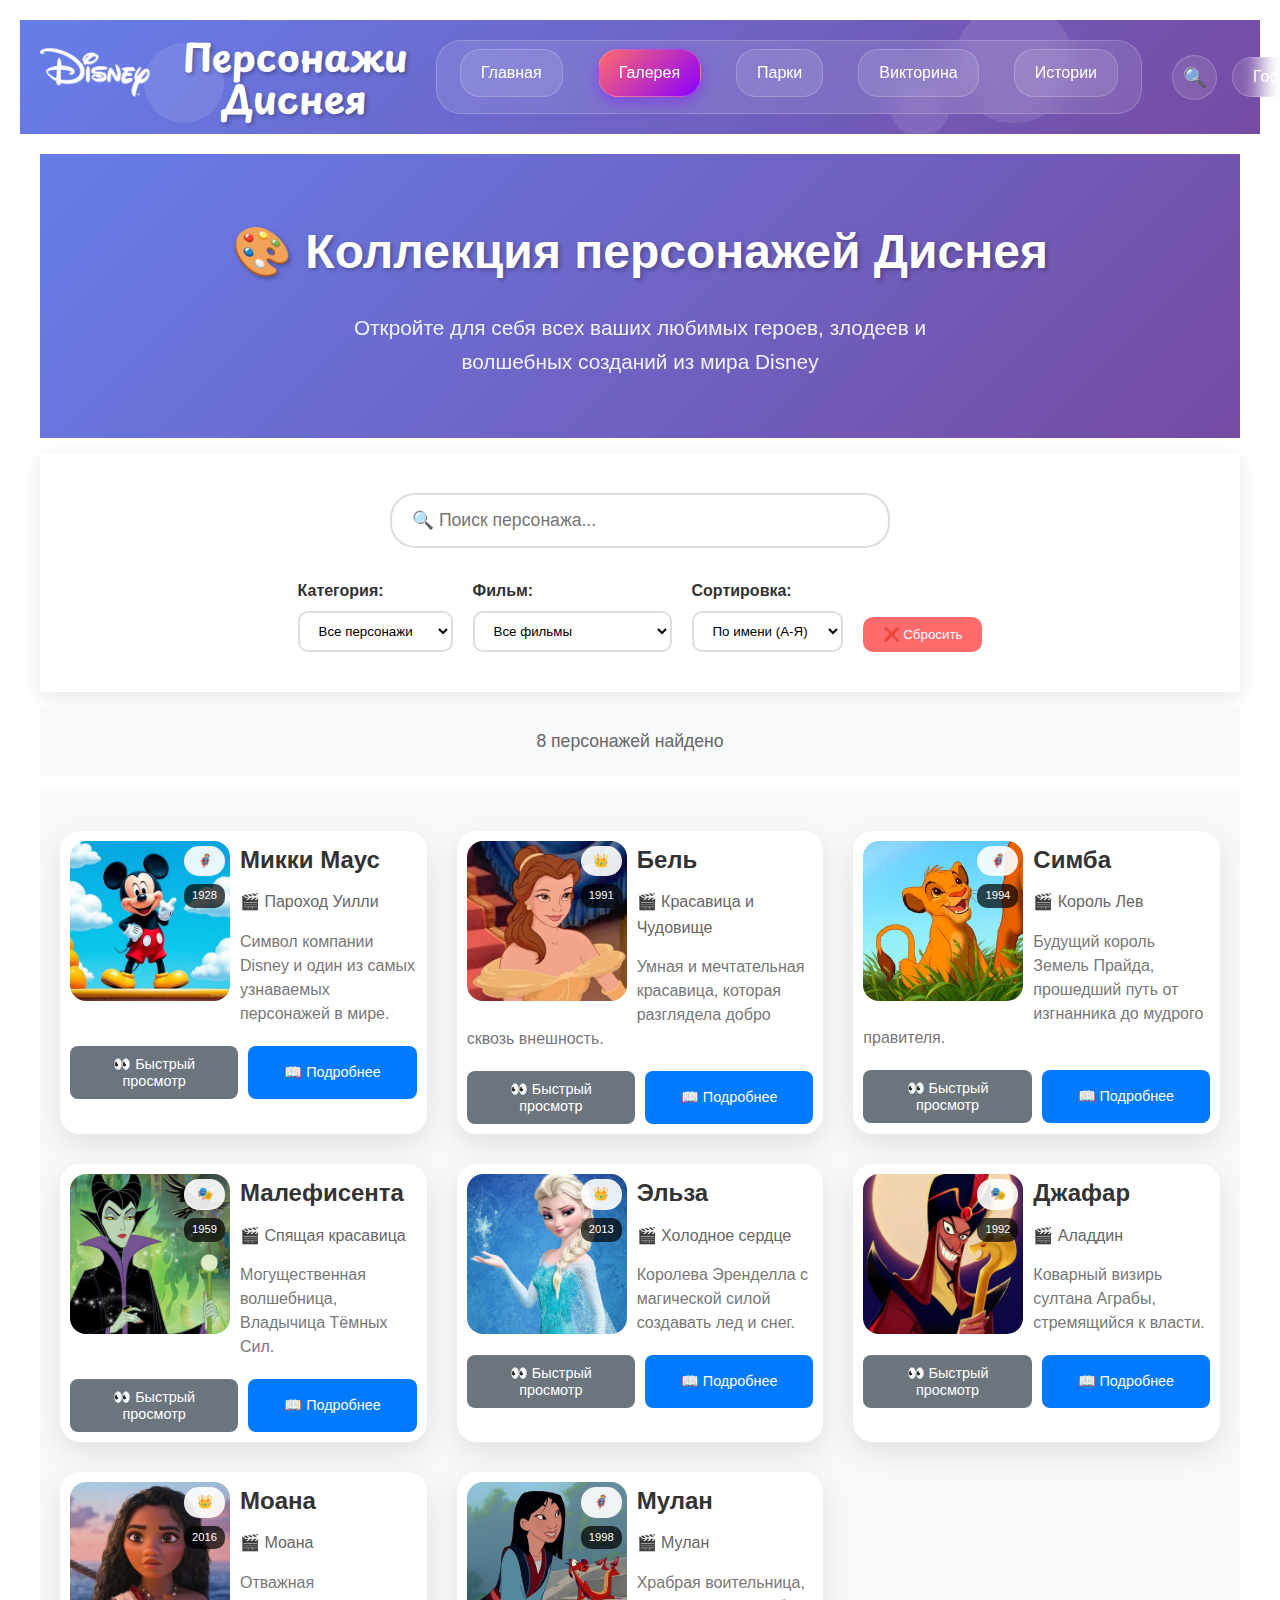
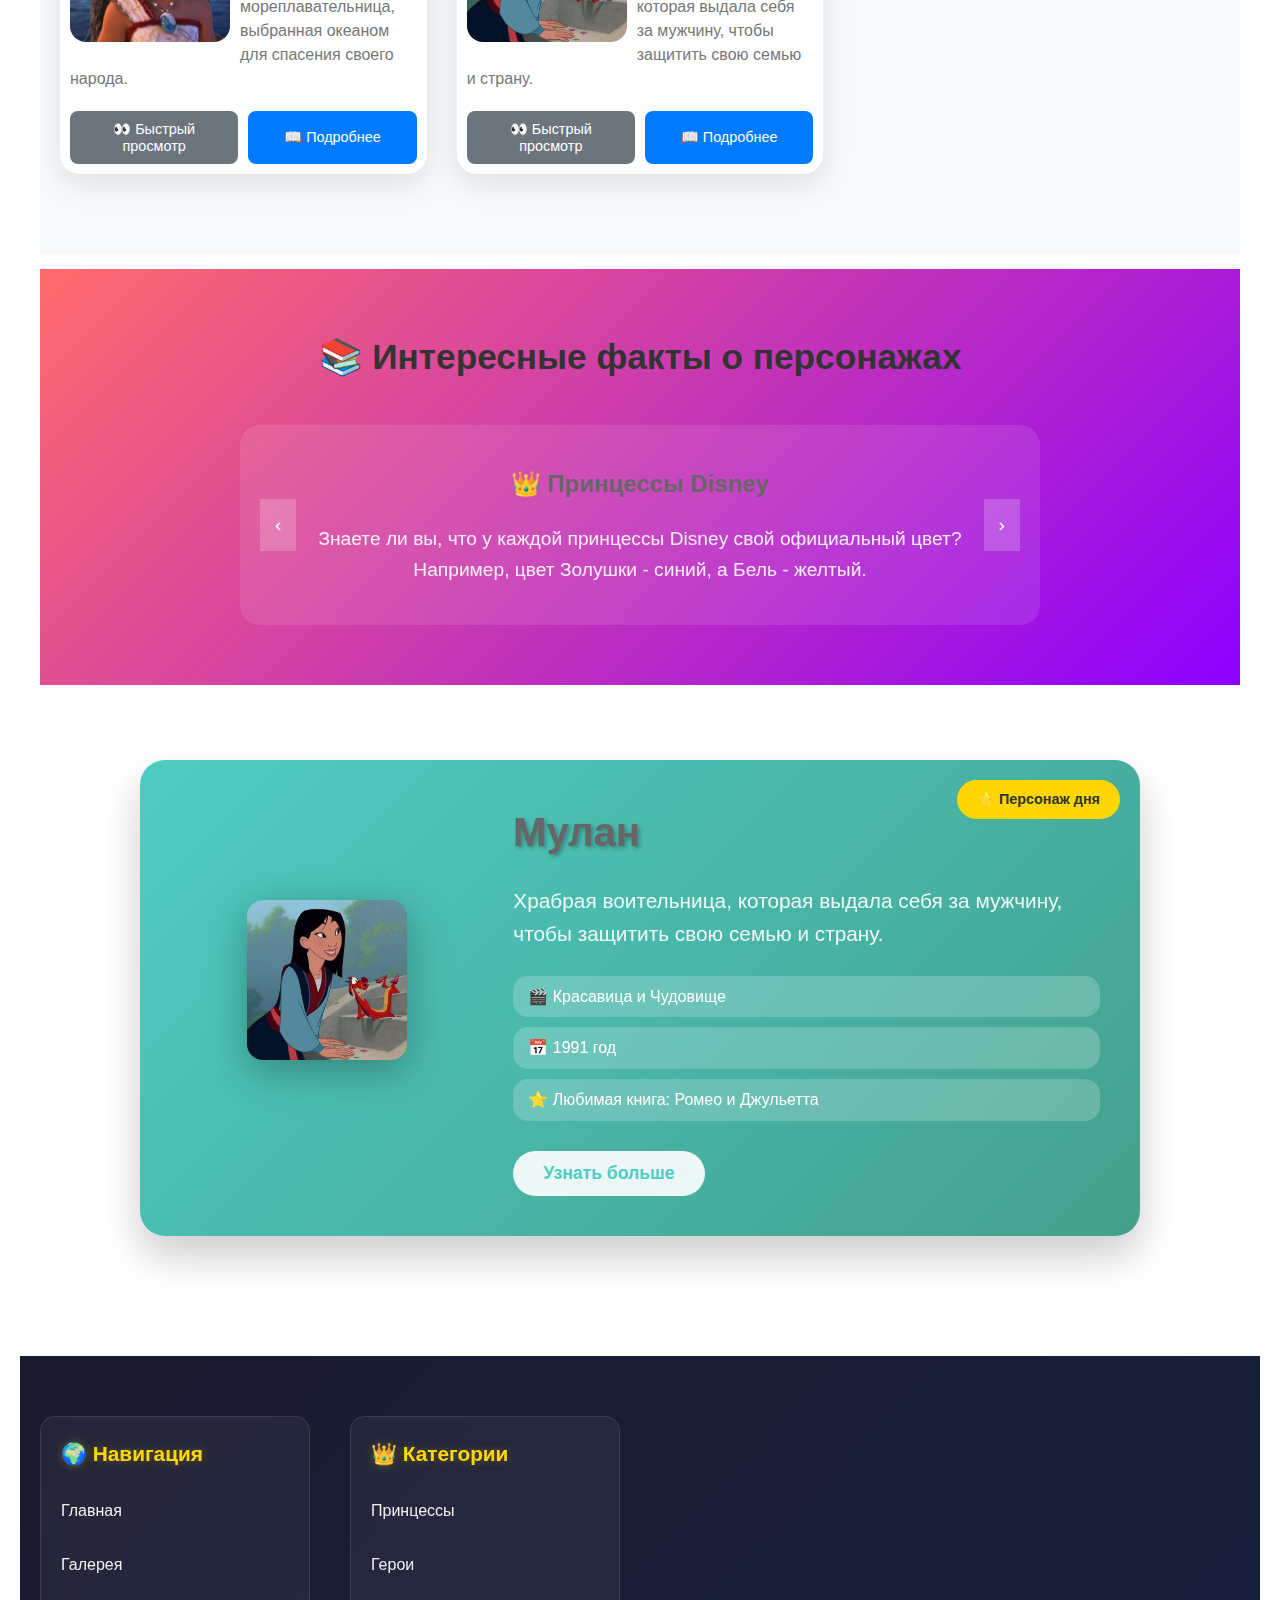
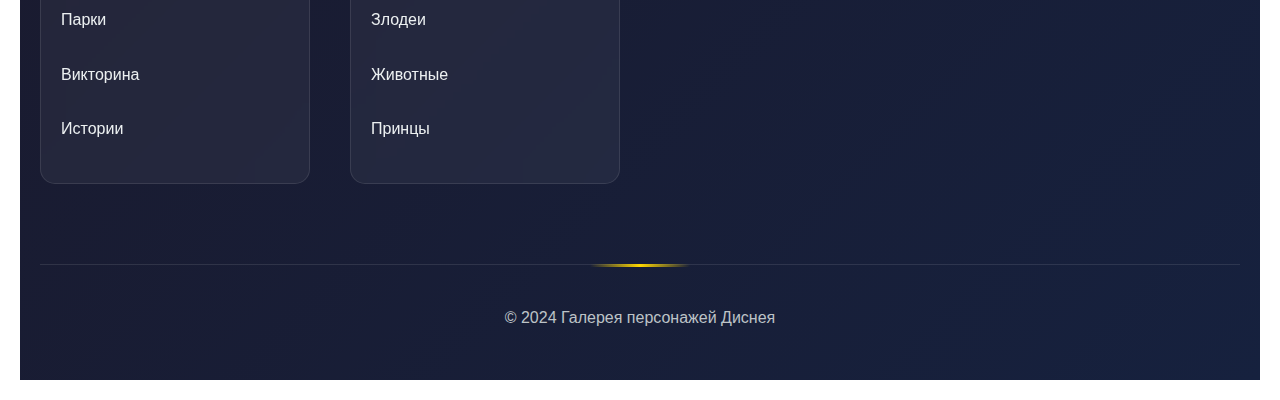
<file: gallery.html>
﻿<!DOCTYPE html>
<link rel="icon" type="image/png" href="images/фавиконка.jpg">
<html lang="ru">
<head>
    <meta charset="utf-8" />
    <meta name="viewport" content="width=device-width, initial-scale=1.0">
    <title>Галерея персонажей Диснея</title>
    <meta name="description" content="Полная коллекция персонажей Диснея: принцессы, герои, злодеи и животные. Фотографии, описания и интересные факты.">
    <link rel="stylesheet" href="style.css">
    <link href="https://fonts.googleapis.com/css2?family=Playpen+Sans:wght@100..800&display=swap" rel="stylesheet">
</head>
<body>
    <header class="site-header">
        <div class="header-bg-elements">
            <div class="bg-element bg-1"></div>
            <div class="bg-element bg-2"></div>
            <div class="bg-element bg-3"></div>
        </div>

        <div class="header-container">
            <div class="header-left">
                <a href="index.html" class="logo-link">
                    <img src="images/Disney_Logo.png" alt="Disney Logo" class="logo-image">
                </a>
            </div>

            <div class="header-center">
                <h1 class="main-title-white">Персонажи Диснея</h1>
            </div>

            <div class="header-right">
                <nav class="header-nav" id="main-nav">
                    <div class="nav-item">
                        <a href="index.html" class="nav-link">
                            <span class="nav-text">Главная</span>
                        </a>
                    </div>
                    <div class="nav-item">
                        <a href="gallery.html" class="nav-link">
                            <span class="nav-text">Галерея</span>
                        </a>
                    </div>
                    <div class="nav-item">
                        <a href="parks.html" class="nav-link">
                            <span class="nav-text">Парки</span>
                        </a>
                    </div>
                    <div class="nav-item">
                        <a href="quiz.html" class="nav-link">
                            <span class="nav-text">Викторина</span>
                        </a>
                    </div>
                    <div class="nav-item">
                        <a href="stories.html" class="nav-link">
                            <span class="nav-text">Истории</span>
                        </a>
                    </div>
                </nav>

                <div class="header-actions">
                    <div class="header-search">
                        <button class="search-toggle" onclick="toggleSearch()">
                            🔍
                        </button>
                        <div class="search-box" id="search-box">
                            <input type="text" class="search-input" placeholder="Поиск персонажей, фильмов...">
                            <div class="search-suggestions" id="search-suggestions"></div>
                        </div>
                    </div>

                    <div class="user-menu">
                        <button class="user-btn" onclick="toggleUserDropdown()">
                            <span class="user-name">Гость</span>
                        </button>

                        <div class="user-dropdown-box" id="user-dropdown-box">
                            <div class="auth-container">
                                <div class="auth-tabs">
                                    <button class="auth-tab active" data-tab="login">Вход</button>
                                    <button class="auth-tab" data-tab="register">Регистрация</button>
                                </div>

                                <form id="login-form" class="auth-form active" data-form="login">
                                    <div class="form-group">
                                        <input type="email" id="login-email" placeholder="Email" required>
                                    </div>

                                    <div class="form-group">
                                        <div class="password-input">
                                            <input type="password" id="login-password" placeholder="Пароль" required>
                                            <button type="button" class="toggle-password" onclick="togglePassword('login-password')">👁️</button>
                                        </div>
                                    </div>

                                    <div class="form-options">
                                        <label class="checkbox">
                                            <input type="checkbox" id="remember-me">
                                            <span>Запомнить меня</span>
                                        </label>
                                        <a href="#forgot" class="forgot-password">Забыли пароль?</a>
                                    </div>

                                    <button type="submit" class="auth-btn">Войти</button>


                                </form>

                                
                                <form id="register-form" class="auth-form" data-form="register">
                                    <div class="form-group">
                                        <input type="text" id="register-name" placeholder="Имя" required minlength="2">
                                    </div>

                                    <div class="form-group">
                                        <input type="email" id="register-email" placeholder="Email" required>
                                    </div>

                                    <div class="form-group">
                                        <div class="password-input">
                                            <input type="password" id="register-password" placeholder="Пароль" required minlength="6">
                                            <button type="button" class="toggle-password" onclick="togglePassword('register-password')">👁️</button>
                                        </div>
                                        <div class="password-strength" id="password-strength">
                                            <div class="strength-bar"></div>
                                            <span class="strength-text">Введите пароль</span>
                                        </div>
                                    </div>

                                    <div class="form-group">
                                        <div class="password-input">
                                            <input type="password" id="register-confirm" placeholder="Подтвердите пароль" required>
                                            <button type="button" class="toggle-password" onclick="togglePassword('register-confirm')">👁️</button>
                                        </div>
                                        <div class="password-match" id="password-match"></div>
                                    </div>

                                    <div class="form-group terms-group">
                                        <label class="checkbox">
                                            <input type="checkbox" id="accept-terms" required>
                                            <span>Я согласен с <a href="#terms">условиями</a></span>
                                        </label>
                                    </div>

                                    <button type="submit" class="auth-btn">Зарегистрироваться</button>
                                </form>
                            </div>
                        </div>
                    </div>
                </div>
            </div>

            
            <button class="mobile-menu-toggle" onclick="toggleMobileMenu()">
                ☰
            </button>
        </div>
    </header>

    
    <div class="layout-1">
        <header class="gallery-header">
            <h1>🎨 Коллекция персонажей Диснея</h1>
            <p>Откройте для себя всех ваших любимых героев, злодеев и волшебных созданий из мира Disney</p>
        </header>

        
        <section class="gallery-controls">
            <div class="search-container">
                <input type="text" id="character-search" placeholder="🔍 Поиск персонажа..." class="search-input">
                <div id="search-results" class="search-results"></div>
            </div>

            <div class="filter-controls">
                <div class="filter-group">
                    <label>Категория:</label>
                    <select id="category-filter" class="filter-select">
                        <option value="all">Все персонажи</option>
                        <option value="princess">Принцессы</option>
                        <option value="prince">Принцы</option>
                        <option value="hero">Герои</option>
                        <option value="villain">Злодеи</option>
                        <option value="animal">Животные</option>
                        <option value="fantasy">Фантастические</option>
                    </select>
                </div>

                <div class="filter-group">
                    <label>Фильм:</label>
                    <select id="movie-filter" class="filter-select">
                        <option value="all">Все фильмы</option>
                        <option value="frozen">Холодное сердце</option>
                        <option value="lionking">Король Лев</option>
                        <option value="beauty">Красавица и Чудовище</option>
                        <option value="aladdin">Аладдин</option>
                        <option value="littlemermaid">Русалочка</option>
                        <option value="moana">Моана</option>
                    </select>
                </div>

                <div class="filter-group">
                    <label>Сортировка:</label>
                    <select id="sort-filter" class="filter-select">
                        <option value="name">По имени (А-Я)</option>
                        <option value="name-desc">По имени (Я-А)</option>
                        <option value="movie">По фильму</option>
                        <option value="year">По году выхода</option>
                    </select>
                </div>

                <button class="reset-filters" onclick="resetFilters()">❌ Сбросить</button>
            </div>
        </section>

        <div class="filter-stats">
            <span id="characters-count">0</span> персонажей найдено
            <span class="filter-tags" id="filter-tags"></span>
        </div>

        
        <section class="characters-gallery">
            <div class="gallery-grid" id="gallery-grid">
            </div>

            
            <div id="loading-indicator" class="loading-indicator">
                <div class="spinner"></div>
                <p>Загрузка персонажей...</p>
            </div>

            
            <div class="load-more-container">
                <button id="load-more" class="load-more-btn" onclick="loadMoreCharacters()">
                    📥 Показать еще персонажей
                </button>
            </div>
        </section>

        
        <div id="quick-view-modal" class="modal quick-view-modal">
            <div class="modal-content">
                <span class="close-btn" onclick="closeQuickView()">&times;</span>
                <div id="quick-view-content"></div>
            </div>
        </div>

        <div id="detail-modal" class="modal detail-modal">
            <div class="modal-content">
                <span class="close-btn" onclick="closeDetailModal()">&times;</span>
                <div id="detail-modal-content"></div>
            </div>
        </div>

        
        <section class="fun-facts">
            <h2>📚 Интересные факты о персонажах</h2>
            <div class="facts-carousel">
                <div class="fact-slide active">
                    <h3>👑 Принцессы Disney</h3>
                    <p>Знаете ли вы, что у каждой принцессы Disney свой официальный цвет? Например, цвет Золушки - синий, а Бель - желтый.</p>
                </div>
                <div class="fact-slide">
                    <h3>🎭 Злодеи</h3>
                    <p>Многие злодеи Disney имеют фиолетовый цвет в своей палитре - это символизирует магию, тайну и опасность.</p>
                </div>
                <div class="fact-slide">
                    <h3>🐾 Животные-компаньоны</h3>
                    <p>Почти у каждого главного героя Disney есть животное-компаньон, который помогает им в путешествии.</p>
                </div>
                <button class="fact-prev" onclick="prevFact()">‹</button>
                <button class="fact-next" onclick="nextFact()">›</button>
            </div>
        </section>

        
        <section class="character-of-day">
            <div class="character-day-card">
                <div class="day-badge">🌟 Персонаж дня</div>
                <div class="day-character-content">
                    <div class="day-character-image">
                        <div class="character-avatar" id="day-character-avatar">👑</div>
                    </div>
                    <div class="day-character-info">
                        <h3 id="day-character-name">Бель</h3>
                        <p id="day-character-desc">Умная и мечтательная красавица, которая разглядела добро сквозь внешность</p>
                        <div class="day-character-stats">
                            <span>🎬 Красавица и Чудовище</span>
                            <span>📅 1991 год</span>
                            <span>⭐ Любимая книга: Ромео и Джульетта</span>
                        </div>
                        <button class="day-character-btn" onclick="showCharacterDetails(dayCharacter.id)">Узнать больше</button>
                    </div>
                </div>
            </div>
        </section>
    </div>

    
    <footer class="animated-footer">
        <div class="footer-container">
            <div class="footer-section">
                <h3>🌍 Навигация</h3>
                <ul class="footer-links">
                    <li><a href="index.html">Главная</a></li>
                    <li><a href="gallery.html">Галерея</a></li>
                    <li><a href="parks.html">Парки</a></li>
                    <li><a href="quiz.html">Викторина</a></li>
                    <li><a href="stories.html">Истории</a></li>
                </ul>
            </div>

            <div class="footer-section">
                <h3>👑 Категории</h3>
                <ul class="footer-links">
                    <li><a href="#" onclick="filterByCategory('princess')">Принцессы</a></li>
                    <li><a href="#" onclick="filterByCategory('hero')">Герои</a></li>
                    <li><a href="#" onclick="filterByCategory('villain')">Злодеи</a></li>
                    <li><a href="#" onclick="filterByCategory('animal')">Животные</a></li>
                    <li><a href="#" onclick="filterByCategory('prince')">Принцы</a></li>
                </ul>
            </div>

            <div class="footer-bottom">
                <p class="copyright">© 2024 Галерея персонажей Диснея</p>
            </div>
        </div>
    </footer>

    <script>
        function toggleSearch() {
            const searchBox = document.getElementById('search-box');

            searchBox.classList.toggle('active');

            if (searchBox.classList.contains('active')) {
                setTimeout(() => {
                    const input = document.querySelector('.search-input');
                    if (input) {
                        input.focus();
                        input.click();
                    }
                }, 300);
            }
        }


        function closeAllDropdowns() {
            const searchBox = document.getElementById('search-box');
            searchBox.classList.remove('active');

            if (window.innerWidth <= 768) {
                const headerRight = document.querySelector('.header-right');
                headerRight.classList.remove('active');
            }
        }

        function toggleMobileMenu() {
            const headerRight = document.querySelector('.header-right');
            const isActive = headerRight.classList.contains('active');

            closeAllDropdowns();

            if (!isActive) {
                headerRight.classList.add('active');
            }
        }

        document.addEventListener('click', function (event) {
            const searchBox = document.getElementById('search-box');
            const searchToggle = document.querySelector('.search-toggle');
            const headerRight = document.querySelector('.header-right');
            const mobileToggle = document.querySelector('.mobile-menu-toggle');

            console.log('Document click event');

            if (searchBox.classList.contains('active') &&
                !searchBox.contains(event.target) &&
                !searchToggle.contains(event.target)) {
                console.log('Closing search box - clicked outside');
                searchBox.classList.remove('active');
            }

            if (window.innerWidth <= 768) {
                if (headerRight.classList.contains('active') &&
                    !headerRight.contains(event.target) &&
                    !mobileToggle.contains(event.target)) {
                    headerRight.classList.remove('active');
                }
            }
        });


        function setupHeaderSearch() {
            const searchInput = document.querySelector('.search-input');
            const suggestions = document.getElementById('search-suggestions');

            if (!searchInput) {
                console.error('Search input not found!');
                return;
            }

            searchInput.addEventListener('input', debounce(function (e) {
                const value = e.target.value.trim();
                suggestions.innerHTML = '';

                if (value.length > 1) {
                    showSearchSuggestions(value);
                } else if (value.length === 0) {
                    suggestions.innerHTML = '<div class="no-results">Введите имя персонажа или фильма</div>';
                }
            }, 300));

            searchInput.addEventListener('keypress', function (e) {
                if (e.key === 'Enter') {
                    performSearch(this.value);
                }
            });

            searchInput.addEventListener('focus', function () {
                if (this.value.trim() === '') {
                    suggestions.innerHTML = '<div class="no-results">Введите имя персонажа или фильма</div>';
                }
            });
        }

        function showSearchSuggestions(query) {
            const suggestions = [
                { name: "Микки Маус", type: "character", url: "gallery.html#mickey", icon: "🐭" },
                { name: "Эльза", type: "character", url: "gallery.html#elsa", icon: "❄️" },
                { name: "Симба", type: "character", url: "gallery.html#simba", icon: "🦁" },
                { name: "Бель", type: "character", url: "gallery.html#belle", icon: "👑" },
                { name: "Холодное сердце", type: "movie", url: "gallery.html?movie=frozen", icon: "🎬" },
                { name: "Король Лев", type: "movie", url: "gallery.html?movie=lionking", icon: "🎬" }
            ];

            const matches = suggestions.filter(item =>
                item.name.toLowerCase().includes(query.toLowerCase())
            );

            const suggestionsContainer = document.getElementById('search-suggestions');

            if (matches.length > 0) {
                suggestionsContainer.innerHTML = matches.map(item => `
                <div class="search-suggestion" onclick="selectSuggestion('${item.name}', '${item.url}')">
                    <span class="suggestion-icon">${item.icon}</span>
                    <span class="suggestion-text">${item.name}</span>
                    <span class="suggestion-type">${item.type === 'character' ? 'Персонаж' : 'Фильм'}</span>
                </div>
            `).join('');
            } else {
                suggestionsContainer.innerHTML = '<div class="no-results">Ничего не найдено. Попробуйте другой запрос.</div>';
            }
        }

        function selectSuggestion(term, url) {
            document.querySelector('.search-input').value = term;
            document.getElementById('search-box').classList.remove('active');

            setTimeout(() => {
                if (url.includes('#')) {
                    window.location.href = url;
                } else {
                    window.location.href = `${url}&search=${encodeURIComponent(term)}`;
                }
            }, 300);
        }

        function performSearch(term) {
            if (term.trim()) {
                document.getElementById('search-box').classList.remove('active');
                window.location.href = `gallery.html?search=${encodeURIComponent(term)}`;
            }
        }

        function setActiveNavLink() {
            const currentPage = window.location.pathname.split('/').pop();
            const navLinks = document.querySelectorAll('.nav-link');

            navLinks.forEach(link => {
                const linkHref = link.getAttribute('href');
                if (linkHref === currentPage) {
                    link.classList.add('active');
                } else {
                    link.classList.remove('active');
                }
            });
        }

        document.addEventListener('keydown', function (event) {
            if (event.key === 'Escape') {
                closeAllDropdowns();
            }
        });

        document.addEventListener('DOMContentLoaded', function () {
            document.querySelector('.search-toggle').onclick = toggleSearch;

            document.addEventListener('click', function (e) {
                const searchBox = document.getElementById('search-box');
                const toggle = document.querySelector('.search-toggle');

                if (searchBox.classList.contains('active') &&
                    !searchBox.contains(e.target) &&
                    !toggle.contains(e.target)) {
                    searchBox.classList.remove('active');
                }
            });
        });

        function debounce(func, wait) {
            let timeout;
            return function executedFunction(...args) {
                const later = () => {
                    clearTimeout(timeout);
                    func(...args);
                };
                clearTimeout(timeout);
                timeout = setTimeout(later, wait);
            };
        }
        const charactersData = [
            {
                id: 1,
                name: "Микки Маус",
                category: "hero",
                movie: "Пароход Уилли",
                year: 1928,
                image: "images/mickey.png",
                description: "Символ компании Disney и один из самых узнаваемых персонажей в мире.",
                fullDescription: "Микки Маус был создан Уолтом Диснеем и Абом Айверксом в 1928 году. Он дебютировал в короткометражном мультфильме 'Пароход Уилли' и с тех пор стал символом компании Disney.",
                voiceActor: "Уолт Дисней",
                firstAppearance: "Пароход Уилли (1928)",
                friends: ["Минни Маус", "Дональд Дак", "Гуфи"],
                color: "Красный и желтый",
                funFact: "Первоначально Микки должны были назвать Мортимер, но жена Уолта Диснея предложила имя Микки."
            },
            {
                id: 2,
                name: "Бель",
                category: "princess",
                movie: "Красавица и Чудовище",
                year: 1991,
                image: "images/belle.png",
                description: "Умная и мечтательная красавица, которая разглядела добро сквозь внешность.",
                fullDescription: "Бель - главная героиня мультфильма 'Красавица и Чудовище'. Она любит читать книги и мечтает о приключениях. Её доброта и эмпатия помогли расколдовать Принца.",
                voiceActor: "Пейдж О'Хара",
                firstAppearance: "Красавица и Чудовище (1991)",
                friends: ["Чудовище", "Люмьер", "Когсворт"],
                color: "Желтый",
                funFact: "Бель стала первой принцессой Disney, которая сама является главной героиней истории, а не объектом спасения."
            },
            {
                id: 3,
                name: "Симба",
                category: "hero",
                movie: "Король Лев",
                year: 1994,
                image: "images/simba.png",
                description: "Будущий король Земель Прайда, прошедший путь от изгнанника до мудрого правителя.",
                fullDescription: "Симба - главный герой мультфильма 'Король Лев'. После смерти отца Муфасы он бежит из прайда, но возвращается, чтобы занять свое законное место короля.",
                voiceActor: "Мэттью Бродерик",
                firstAppearance: "Король Лев (1994)",
                friends: ["Нала", "Тимон", "Пумба"],
                color: "Золотистый",
                funFact: "Король Лев' стал самым кассовым традиционно анимированным фильмом в истории."
            },
            {
                id: 4,
                name: "Малефисента",
                category: "villain",
                movie: "Спящая красавица",
                year: 1959,
                image: "images/maleficent.png",
                description: "Могущественная волшебница, Владычица Тёмных Сил.",
                fullDescription: "Малефисента - главная антагонистка мультфильма 'Спящая красавица'. Она прокляла принцессу Аврору на вечный сон в день её шестнадцатилетия.",
                voiceActor: "Элинор Одели",
                firstAppearance: "Спящая красавица (1959)",
                friends: ["Диабло (ворон)"],
                color: "Черный и фиолетовый",
                funFact: "Малефисента была вдохновлена персонажем из балета Чайковского 'Спящая красавица'."
            },
            {
                id: 5,
                name: "Эльза",
                category: "princess",
                movie: "Холодное сердце",
                year: 2013,
                image: "images/elza.png",
                description: "Королева Эренделла с магической силой создавать лед и снег.",
                fullDescription: "Эльза - старшая сестра Анны и королева Эренделла. Она обладает магической силой контролировать лед и снег. Песня 'Let It Go' стала визитной карточкой персонажа.",
                voiceActor: "Идина Мензел",
                firstAppearance: "Холодное сердце (2013)",
                friends: ["Анна", "Олаф", "Кристофф"],
                color: "Голубой и серебряный",
                funFact: "Песня 'Let It Go' была переведена на 41 язык для разных версий фильма."
            },
            {
                id: 6,
                name: "Джафар",
                category: "villain",
                movie: "Аладдин",
                year: 1992,
                image: "images/jafar.png",
                description: "Коварный визирь султана Аграбы, стремящийся к власти.",
                fullDescription: "Джафар - главный антагонист мультфильма 'Аладдин'. Как визирь султана, он манипулирует правителем и стремится заполучить лампу Джинна для осуществления своих планов.",
                voiceActor: "Джонатан Фриман",
                firstAppearance: "Аладдин (1992)",
                friends: ["Яго (попугай)"],
                color: "Красный и черный",
                funFact: "Джафар был номинирован на звание 'Величайшего злодея' по версии Американского института кино."
            },
            {
                id: 7,
                name: "Моана",
                category: "princess",
                movie: "Моана",
                year: 2016,
                image: "images/moana.png",
                description: "Отважная мореплавательница, выбранная океаном для спасения своего народа.",
                fullDescription: "Моана - дочь вождя острова Мотонуи. Когда её острову начинает угрожать опасность, она отправляется в опасное путешествие через океан, чтобы спасти свой народ.",
                voiceActor: "Аулии Кравальо",
                firstAppearance: "Моана (2016)",
                friends: ["Мауи", "ХейХей"],
                color: "Красный и бирюзовый",
                funFact: "Моана стала первой принцессой Disney из Полинезии."
            },
            {
                id: 8,
                name: "Мулан",
                category: "hero",
                movie: "Мулан",
                year: 1998,
                image: "images/mulan.png",
                description: "Храбрая воительница, которая выдала себя за мужчину, чтобы защитить свою семью и страну.",
                fullDescription: "Мулан - единственная дочь в семье, которая занимает место своего больного отца в армии. Её храбрость и ум помогают ей стать великой воительницей.",
                voiceActor: "Минг-На Вен",
                firstAppearance: "Мулан (1998)",
                friends: ["Мушу", "Ли Шан"],
                color: "Зеленый и красный",
                funFact: "Мулан - единственная принцесса Disney, которая не является принцессой по рождению или браку."
            }
        ];

        
        let filteredCharacters = [];
        let displayedCount = 8;
        let currentFactIndex = 0;
        let dayCharacter = charactersData[1]; 

        document.addEventListener('DOMContentLoaded', function () {
            initializeGallery();
            setupEventListeners();
            startFactCarousel();
            setDayCharacter();
            setActiveNavLink();
        });

        function initializeGallery() {
            filteredCharacters = [...charactersData];
            renderCharacters();
            updateCharactersCount();
        }

        function renderCharacters() {
            const grid = document.getElementById('gallery-grid');
            const charactersToShow = filteredCharacters.slice(0, displayedCount);

            grid.innerHTML = charactersToShow.map(character => `
                                    <div class="character-card" data-category="${character.category}" data-movie="${character.movie.toLowerCase().replace(/\s+/g, '')}">
                                        <div class="character-image">
                                            <div class="character-avatar">
                                                <img src="${character.image}" alt="${character.name}">
                                            </div>
                                            <div class="character-badges">
                                                <span class="category-badge ${character.category}">${getCategoryIcon(character.category)}</span>
                                                <span class="year-badge">${character.year}</span>
                                            </div>
                                        </div>
                                        <div class="character-info">
                                            <h3 class="character-name">${character.name}</h3>
                                            <p class="character-movie">🎬 ${character.movie}</p>
                                            <p class="character-desc">${character.description}</p>
                                            <div class="character-actions">
                                                <button class="quick-view-btn" onclick="showQuickView(${character.id})">👀 Быстрый просмотр</button>
                                                <button class="detail-btn" onclick="showCharacterDetails(${character.id})">📖 Подробнее</button>
                                            </div>
                                        </div>
                                    </div>
                                `).join('');

           
            const loadMoreBtn = document.getElementById('load-more');
            if (displayedCount >= filteredCharacters.length) {
                loadMoreBtn.style.display = 'none';
            } else {
                loadMoreBtn.style.display = 'block';
            }

            document.getElementById('loading-indicator').style.display = 'none';
        }

        function loadMoreCharacters() {
            displayedCount += 4;
            renderCharacters();
        }

        function setupEventListeners() {
            const searchInput = document.getElementById('character-search');
            const categoryFilter = document.getElementById('category-filter');
            const movieFilter = document.getElementById('movie-filter');
            const sortFilter = document.getElementById('sort-filter');

            searchInput.addEventListener('input', debounce(function (e) {
                filterCharacters();
            }, 300));

            categoryFilter.addEventListener('change', filterCharacters);
            movieFilter.addEventListener('change', filterCharacters);
            sortFilter.addEventListener('change', filterCharacters);
        }

        function filterCharacters() {
            const searchTerm = document.getElementById('character-search').value.toLowerCase();
            const category = document.getElementById('category-filter').value;
            const movie = document.getElementById('movie-filter').value;
            const sortBy = document.getElementById('sort-filter').value;

            filteredCharacters = charactersData.filter(character => {
                const matchesSearch = character.name.toLowerCase().includes(searchTerm) ||
                    character.movie.toLowerCase().includes(searchTerm) ||
                    character.description.toLowerCase().includes(searchTerm);
                const matchesCategory = category === 'all' || character.category === category;
                const matchesMovie = movie === 'all' ||
                    character.movie.toLowerCase().replace(/\s+/g, '') === movie;

                return matchesSearch && matchesCategory && matchesMovie;
            });

            sortCharacters(sortBy);

            displayedCount = 8;

            renderCharacters();
            updateCharactersCount();
            updateFilterTags(searchTerm, category, movie);
        }

        function sortCharacters(sortBy) {
            switch (sortBy) {
                case 'name':
                    filteredCharacters.sort((a, b) => a.name.localeCompare(b.name));
                    break;
                case 'name-desc':
                    filteredCharacters.sort((a, b) => b.name.localeCompare(a.name));
                    break;
                case 'movie':
                    filteredCharacters.sort((a, b) => a.movie.localeCompare(b.movie));
                    break;
                case 'year':
                    filteredCharacters.sort((a, b) => a.year - b.year);
                    break;
            }
        }

        function resetFilters() {
            document.getElementById('character-search').value = '';
            document.getElementById('category-filter').value = 'all';
            document.getElementById('movie-filter').value = 'all';
            document.getElementById('sort-filter').value = 'name';

            filteredCharacters = [...charactersData];
            displayedCount = 8;
            renderCharacters();
            updateCharactersCount();
            updateFilterTags('', 'all', 'all');
        }

        function filterByCategory(category) {
            document.getElementById('category-filter').value = category;
            filterCharacters();
        }

        function updateCharactersCount() {
            document.getElementById('characters-count').textContent = filteredCharacters.length;
        }

        function updateFilterTags(searchTerm, category, movie) {
            const tagsContainer = document.getElementById('filter-tags');
            const tags = [];

            if (searchTerm) tags.push(`Поиск: "${searchTerm}"`);
            if (category !== 'all') tags.push(`Категория: ${getCategoryName(category)}`);
            if (movie !== 'all') tags.push(`Фильм: ${getMovieName(movie)}`);

            tagsContainer.innerHTML = tags.map(tag =>
                `<span class="filter-tag">${tag}</span>`
            ).join('');
        }

        function showQuickView(characterId) {
            const character = charactersData.find(c => c.id === characterId);
            const modal = document.getElementById('quick-view-modal');
            const content = document.getElementById('quick-view-content');

            content.innerHTML = `
                                    <div class="quick-view">
                                        <div class="quick-view-image">
                                            <div class="character-avatar-large">
                                                <img src="${character.image}" alt="${character.name}" onerror="this.src='fallback-image.jpg'">
                                            </div>
                                        </div>
                                        <div class="quick-view-info">
                                            <h2>${character.name}</h2>
                                            <p class="quick-view-movie">🎬 ${character.movie} (${character.year})</p>
                                            <p class="quick-view-desc">${character.description}</p>
                                            <div class="quick-view-details">
                                                <span class="detail-item">👑 ${getCategoryName(character.category)}</span>
                                                <span class="detail-item">🎭 ${character.voiceActor}</span>
                                            </div>
                                            <button class="full-detail-btn" onclick="showCharacterDetails(${character.id}); closeQuickView()">
                                                📖 Полное описание
                                            </button>
                                        </div>
                                    </div>
                                `;

            modal.style.display = 'block';
        }

        function closeQuickView() {
            document.getElementById('quick-view-modal').style.display = 'none';
        }

        function showCharacterDetails(characterId) {
            const character = charactersData.find(c => c.id === characterId);
            const modal = document.getElementById('detail-modal');
            const content = document.getElementById('detail-modal-content');

            content.innerHTML = `
                                    <div class="character-detail">
                                        <div class="detail-header">
                                            <div class="detail-image">
                                                <div class="character-avatar-xlarge">
                                                    <img src="${character.image}" alt="${character.name}" onerror="this.src='fallback-image.jpg'">
                                                </div>
                                            </div>
                                            <div class="detail-title">
                                                <h1>${character.name}</h1>
                                                <p class="detail-subtitle">${character.movie} • ${character.year}</p>
                                                <div class="detail-badges">
                                                    <span class="category-badge ${character.category}">${getCategoryIcon(character.category)} ${getCategoryName(character.category)}</span>
                                                </div>
                                            </div>
                                        </div>

                                        <div class="detail-content">
                                            <div class="detail-section">
                                                <h3>📖 Описание</h3>
                                                <p>${character.fullDescription}</p>
                                            </div>

                                            <div class="detail-grid">
                                                <div class="detail-item-full">
                                                    <strong>🎭 Актёр озвучки:</strong>
                                                    <span>${character.voiceActor}</span>
                                                </div>
                                                <div class="detail-item-full">
                                                    <strong>🎬 Первое появление:</strong>
                                                    <span>${character.firstAppearance}</span>
                                                </div>
                                                <div class="detail-item-full">
                                                    <strong>🎨 Цветовая палитра:</strong>
                                                    <span>${character.color}</span>
                                                </div>
                                                <div class="detail-item-full">
                                                    <strong>👥 Друзья:</strong>
                                                    <span>${character.friends.join(', ')}</span>
                                                </div>
                                            </div>

                                            <div class="detail-section">
                                                <h3>💡 Интересный факт</h3>
                                                <p>${character.funFact}</p>
                                            </div>
                                        </div>
                                    </div>
                                `;

            modal.style.display = 'block';
        }

        function closeDetailModal() {
            document.getElementById('detail-modal').style.display = 'none';
        }

        function startFactCarousel() {
            setInterval(nextFact, 5000);
        }

        function nextFact() {
            const facts = document.querySelectorAll('.fact-slide');
            facts[currentFactIndex].classList.remove('active');
            currentFactIndex = (currentFactIndex + 1) % facts.length;
            facts[currentFactIndex].classList.add('active');
        }

        function prevFact() {
            const facts = document.querySelectorAll('.fact-slide');
            facts[currentFactIndex].classList.remove('active');
            currentFactIndex = (currentFactIndex - 1 + facts.length) % facts.length;
            facts[currentFactIndex].classList.add('active');
        }

        function setDayCharacter() {
            const randomIndex = Math.floor(Math.random() * charactersData.length);
            dayCharacter = charactersData[randomIndex];

            document.getElementById('day-character-avatar').innerHTML =
                `<img src="${dayCharacter.image}" alt="${dayCharacter.name}" onerror="this.src='fallback-image.jpg'">`;
            document.getElementById('day-character-name').textContent = dayCharacter.name;
            document.getElementById('day-character-desc').textContent = dayCharacter.description;
        }

        function getCategoryIcon(category) {
            const icons = {
                princess: '👑',
                prince: '🤴',
                hero: '🦸',
                villain: '🎭',
                animal: '🐾',
                fantasy: '✨'
            };
            return icons[category] || '🌟';
        }

        function getCategoryName(category) {
            const names = {
                princess: 'Принцесса',
                prince: 'Принц',
                hero: 'Герой',
                villain: 'Злодей',
                animal: 'Животное',
                fantasy: 'Фантастический'
            };
            return names[category] || 'Персонаж';
        }

        function getMovieName(movieKey) {
            const movies = {
                frozen: 'Холодное сердце',
                lionking: 'Король Лев',
                beauty: 'Красавица и Чудовище',
                aladdin: 'Аладдин',
                littlemermaid: 'Русалочка',
                moana: 'Моана'
            };
            return movies[movieKey] || movieKey;
        }

        function debounce(func, wait) {
            let timeout;
            return function executedFunction(...args) {
                const later = () => {
                    clearTimeout(timeout);
                    func(...args);
                };
                clearTimeout(timeout);
                timeout = setTimeout(later, wait);
            };
        }

        window.onclick = function (event) {
            const quickViewModal = document.getElementById('quick-view-modal');
            const detailModal = document.getElementById('detail-modal');

            if (event.target === quickViewModal) {
                closeQuickView();
            }
            if (event.target === detailModal) {
                closeDetailModal();
            }
        }
        
        function toggleUserDropdown() {
            const userBox = document.getElementById('user-dropdown-box');
            const isActive = userBox.classList.contains('active');

            closeAllDropdowns();

            if (!isActive) {
                userBox.classList.add('active');
                switchAuthTab('login');
                setTimeout(() => {
                    document.getElementById('login-email')?.focus();
                }, 100);
            }
        }

        function closeUserDropdown() {
            const userBox = document.getElementById('user-dropdown-box');
            userBox.classList.remove('active');
        }

        
        function closeAllDropdowns() {
            const searchBox = document.getElementById('search-box');
            const userBox = document.getElementById('user-dropdown-box');

            searchBox.classList.remove('active');
            userBox.classList.remove('active');

            if (window.innerWidth <= 768) {
                const headerRight = document.querySelector('.header-right');
                headerRight.classList.remove('active');
            }
        }

        document.addEventListener('click', function (event) {
            const searchBox = document.getElementById('search-box');
            const searchToggle = document.querySelector('.search-toggle');
            const userBox = document.getElementById('user-dropdown-box');
            const userBtn = document.querySelector('.user-btn');
            const headerRight = document.querySelector('.header-right');
            const mobileToggle = document.querySelector('.mobile-menu-toggle');

            if (searchBox.classList.contains('active') &&
                !searchBox.contains(event.target) &&
                !searchToggle.contains(event.target)) {
                searchBox.classList.remove('active');
            }

            if (userBox.classList.contains('active') &&
                !userBox.contains(event.target) &&
                !userBtn.contains(event.target)) {
                userBox.classList.remove('active');
            }

            if (window.innerWidth <= 768) {
                if (headerRight.classList.contains('active') &&
                    !headerRight.contains(event.target) &&
                    !mobileToggle.contains(event.target)) {
                    headerRight.classList.remove('active');
                }
            }
        });

        function switchAuthTab(tabName) {
            document.querySelectorAll('.auth-tab').forEach(tab => {
                tab.classList.toggle('active', tab.dataset.tab === tabName);
            });

            document.querySelectorAll('.auth-form').forEach(form => {
                form.classList.toggle('active', form.dataset.form === tabName);
            });

            clearFormErrors();
        }

        function togglePassword(inputId) {
            const input = document.getElementById(inputId);
            const toggleBtn = input.nextElementSibling;

            if (input.type === 'password') {
                input.type = 'text';
                toggleBtn.textContent = '🙈';
            } else {
                input.type = 'password';
                toggleBtn.textContent = '👁️';
            }
        }

        function checkPasswordStrength(password) {
            let strength = 0;
            const bar = document.querySelector('.strength-bar');
            const text = document.querySelector('.strength-text');

            if (!password) {
                bar.style.width = '0';
                text.textContent = 'Введите пароль';
                text.style.color = '#666';
                return;
            }

            if (password.length >= 8) strength++;
            if (/[A-Z]/.test(password)) strength++;
            if (/[0-9]/.test(password)) strength++;
            if (/[^A-Za-z0-9]/.test(password)) strength++;

            let strengthText, barColor, barWidth;
            switch (strength) {
                case 0:
                case 1:
                    strengthText = 'Слабый пароль';
                    barColor = '#ff6b6b';
                    barWidth = '25%';
                    break;
                case 2:
                    strengthText = 'Средний пароль';
                    barColor = '#ffc107';
                    barWidth = '50%';
                    break;
                case 3:
                    strengthText = 'Хороший пароль';
                    barColor = '#4ecdc4';
                    barWidth = '75%';
                    break;
                case 4:
                    strengthText = 'Надёжный пароль';
                    barColor = '#28a745';
                    barWidth = '100%';
                    break;
            }

            bar.style.width = barWidth;
            bar.style.backgroundColor = barColor;
            text.textContent = strengthText;
            text.style.color = barColor;
        }

        function checkPasswordMatch() {
            const password = document.getElementById('register-password').value;
            const confirm = document.getElementById('register-confirm').value;
            const matchDiv = document.getElementById('password-match');

            if (!confirm) {
                matchDiv.textContent = '';
                return;
            }

            if (password === confirm) {
                matchDiv.textContent = '✅ Пароли совпадают';
                matchDiv.style.color = '#28a745';
            } else {
                matchDiv.textContent = '❌ Пароли не совпадают';
                matchDiv.style.color = '#ff6b6b';
            }
        }

        function clearFormErrors() {
            document.querySelectorAll('.error-message').forEach(error => error.remove());
            document.querySelectorAll('.form-group').forEach(group => {
                group.classList.remove('error');
            });
        }

        function showError(inputId, message) {
            const input = document.getElementById(inputId);
            const group = input.closest('.form-group');

            const oldError = group.querySelector('.error-message');
            if (oldError) oldError.remove();

            const error = document.createElement('div');
            error.className = 'error-message';
            error.textContent = message;
            group.appendChild(error);
            group.classList.add('error');
        }

        function loginUser(email, password) {
            return new Promise((resolve, reject) => {
                setTimeout(() => {
                    const users = JSON.parse(localStorage.getItem('disneyUsers') || '[]');
                    const user = users.find(u => u.email === email && u.password === password);

                    if (user) {
                        const sessionData = {
                            id: user.id,
                            name: user.name,
                            email: user.email,
                            isLoggedIn: true,
                            loginTime: new Date().toISOString()
                        };

                        localStorage.setItem('disneyUser', JSON.stringify(sessionData));
                        resolve(sessionData);
                    } else {
                        reject('Неверный email или пароль');
                    }
                }, 1000);
            });
        }

        
        function registerUser(userData) {
            return new Promise((resolve, reject) => {
                setTimeout(() => {
                    const users = JSON.parse(localStorage.getItem('disneyUsers') || '[]');

                    const existingUser = users.find(u => u.email === userData.email);
                    if (existingUser) {
                        reject('Пользователь с таким email уже существует');
                        return;
                    }

                    const newUser = {
                        id: Date.now().toString(),
                        name: userData.name,
                        email: userData.email,
                        password: userData.password,
                        registrationDate: new Date().toISOString(),
                        favorites: [],
                        stories: []
                    };

                    users.push(newUser);
                    localStorage.setItem('disneyUsers', JSON.stringify(users));

                    const sessionData = {
                        id: newUser.id,
                        name: newUser.name,
                        email: newUser.email,
                        isLoggedIn: true,
                        loginTime: new Date().toISOString()
                    };

                    localStorage.setItem('disneyUser', JSON.stringify(sessionData));
                    resolve(sessionData);
                }, 1500);
            });
        }

        
        function updateUserInterface(userName) {
            const userBtn = document.querySelector('.user-btn');
            const userNameSpan = document.querySelector('.user-name');

            userBtn.classList.add('logged-in');
            userNameSpan.textContent = userName;

            userBtn.onclick = function (e) {
                e.stopPropagation();
                showUserMenu();
            };

            let dropdown = document.querySelector('.user-menu-dropdown');
            if (!dropdown) {
                dropdown = document.createElement('div');
                dropdown.className = 'user-menu-dropdown';
                dropdown.innerHTML = `
                <div class="dropdown-content">
                    <a href="#profile" class="dropdown-item">👤 Мой профиль</a>
                    <a href="#favorites" class="dropdown-item">⭐ Избранное</a>
                    <a href="#stories" class="dropdown-item">📖 Мои истории</a>
                    <a href="#settings" class="dropdown-item">⚙️ Настройки</a>
                    <div class="dropdown-divider"></div>
                    <a href="#logout" class="dropdown-item logout" onclick="logoutUser()">🚪 Выйти</a>
                </div>
            `;
                document.querySelector('.user-menu').appendChild(dropdown);
            }

            closeUserDropdown();
        }

        function showUserMenu() {
            const dropdown = document.querySelector('.user-menu-dropdown');
            if (dropdown) {
                dropdown.style.display = dropdown.style.display === 'block' ? 'none' : 'block';
            }
        }

        function logoutUser() {
            localStorage.removeItem('disneyUser');

            const userBtn = document.querySelector('.user-btn');
            const userNameSpan = document.querySelector('.user-name');

            userBtn.classList.remove('logged-in');
            userNameSpan.textContent = 'Гость';

            userBtn.onclick = toggleUserDropdown;

            const dropdown = document.querySelector('.user-menu-dropdown');
            if (dropdown) dropdown.remove();

            showNotification('Вы успешно вышли из аккаунта 👋', 'info');
        }

        function socialAuth(provider) {
            showNotification(`Авторизация через ${provider === 'google' ? 'Google' : 'ВКонтакте'}...`, 'info');

            setTimeout(() => {
                const userData = {
                    id: Date.now().toString(),
                    name: provider === 'google' ? 'Google Пользователь' : 'Пользователь ВК',
                    email: `user@${provider}.com`,
                    isLoggedIn: true,
                    socialProvider: provider,
                    loginTime: new Date().toISOString()
                };

                localStorage.setItem('disneyUser', JSON.stringify(userData));
                updateUserInterface(userData.name);
                closeUserDropdown();

                showNotification(`Вход через ${provider === 'google' ? 'Google' : 'ВКонтакте'} успешен! 🎉`, 'success');
            }, 2000);
        }

        function showNotification(message, type = 'info') {
            const oldNotification = document.querySelector('.notification');
            if (oldNotification) oldNotification.remove();

            const notification = document.createElement('div');
            notification.className = `notification ${type}`;
            notification.innerHTML = `
            <div class="notification-content">
                <span class="notification-icon">${type === 'success' ? '✅' : type === 'error' ? '❌' : 'ℹ️'}</span>
                <span class="notification-text">${message}</span>
                <button class="notification-close" onclick="this.parentElement.parentElement.remove()">×</button>
            </div>
        `;

            document.body.appendChild(notification);

            setTimeout(() => notification.classList.add('show'), 10);

            setTimeout(() => {
                if (notification.parentElement) {
                    notification.classList.remove('show');
                    setTimeout(() => notification.remove(), 300);
                }
            }, 5000);
        }

        function checkAuthStatus() {
            const userData = localStorage.getItem('disneyUser');
            if (userData) {
                try {
                    const user = JSON.parse(userData);
                    if (user.isLoggedIn) {
                        updateUserInterface(user.name);
                    }
                } catch (e) {
                    console.error('Ошибка при чтении данных пользователя:', e);
                }
            }
        }

        function initAuthForms() {
            document.querySelectorAll('.auth-tab').forEach(tab => {
                tab.addEventListener('click', (e) => {
                    e.preventDefault();
                    switchAuthTab(tab.dataset.tab);
                });
            });

            const passwordInput = document.getElementById('register-password');
            if (passwordInput) {
                passwordInput.addEventListener('input', function () {
                    checkPasswordStrength(this.value);
                    checkPasswordMatch();
                });
            }

            const confirmInput = document.getElementById('register-confirm');
            if (confirmInput) {
                confirmInput.addEventListener('input', checkPasswordMatch);
            }

            const loginForm = document.getElementById('login-form');
            if (loginForm) {
                loginForm.addEventListener('submit', async function (e) {
                    e.preventDefault();

                    const email = document.getElementById('login-email').value.trim();
                    const password = document.getElementById('login-password').value;
                    const rememberMe = document.getElementById('remember-me').checked;

                    clearFormErrors();
                    let hasErrors = false;

                    if (!email) {
                        showError('login-email', 'Введите email');
                        hasErrors = true;
                    } else if (!/\S+@\S+\.\S+/.test(email)) {
                        showError('login-email', 'Введите корректный email');
                        hasErrors = true;
                    }

                    if (!password) {
                        showError('login-password', 'Введите пароль');
                        hasErrors = true;
                    }

                    if (hasErrors) return;

                    const submitBtn = this.querySelector('.auth-btn');
                    const originalText = submitBtn.textContent;
                    submitBtn.textContent = 'Вход...';
                    submitBtn.disabled = true;

                    try {
                        const userData = await loginUser(email, password);

                        updateUserInterface(userData.name);

                        showNotification(`Добро пожаловать, ${userData.name}! ✨`, 'success');

                        if (rememberMe) {
                            localStorage.setItem('rememberMe', 'true');
                        }

                    } catch (error) {
                        showNotification(error, 'error');
                        showError('login-email', ' ');
                        showError('login-password', 'Неверный email или пароль');
                    } finally {
                        submitBtn.textContent = originalText;
                        submitBtn.disabled = false;
                    }
                });
            }

            const registerForm = document.getElementById('register-form');
            if (registerForm) {
                registerForm.addEventListener('submit', async function (e) {
                    e.preventDefault();

                    const name = document.getElementById('register-name').value.trim();
                    const email = document.getElementById('register-email').value.trim();
                    const password = document.getElementById('register-password').value;
                    const confirm = document.getElementById('register-confirm').value;
                    const acceptTerms = document.getElementById('accept-terms').checked;

                    clearFormErrors();
                    let hasErrors = false;

                    if (!name || name.length < 2) {
                        showError('register-name', 'Имя должно содержать минимум 2 символа');
                        hasErrors = true;
                    }

                    if (!email) {
                        showError('register-email', 'Введите email');
                        hasErrors = true;
                    } else if (!/\S+@\S+\.\S+/.test(email)) {
                        showError('register-email', 'Введите корректный email');
                        hasErrors = true;
                    }

                    if (!password || password.length < 6) {
                        showError('register-password', 'Пароль должен содержать минимум 6 символов');
                        hasErrors = true;
                    }

                    if (password !== confirm) {
                        showError('register-confirm', 'Пароли не совпадают');
                        hasErrors = true;
                    }

                    if (!acceptTerms) {
                        showNotification('Необходимо принять условия использования', 'error');
                        hasErrors = true;
                    }

                    if (hasErrors) return;

                    const submitBtn = this.querySelector('.auth-btn');
                    const originalText = submitBtn.textContent;
                    submitBtn.textContent = 'Регистрация...';
                    submitBtn.disabled = true;

                    try {
                        const userData = {
                            name: name,
                            email: email,
                            password: password
                        };

                        const sessionData = await registerUser(userData);

                        updateUserInterface(sessionData.name);

                        showNotification(`Регистрация успешна! Добро пожаловать, ${sessionData.name}! 🎉`, 'success');

                    } catch (error) {
                        showNotification(error, 'error');
                        if (error.includes('уже существует')) {
                            showError('register-email', 'Этот email уже зарегистрирован');
                        }
                    } finally {
                        submitBtn.textContent = originalText;
                        submitBtn.disabled = false;
                    }
                });
            }

            document.addEventListener('keydown', function (e) {
                if (e.key === 'Escape') {
                    closeAllDropdowns();
                }
            });
        }

        const userMenuStyles = `
.user-menu-dropdown {
        display: none;
        position: absolute;
        top: 100%;
        right: 0;
        margin-top: 10px;
        min-width: 200px;
        background: white;
        border-radius: 15px;
        box-shadow: 0 10px 30px rgba(0,0,0,0.2);
        z-index: 10002;
        animation: slideDown 0.3s ease;
}

@keyframes slideDown {
        from { opacity: 0; transform: translateY(-10px); }
        to { opacity: 1; transform: translateY(0); }
}

.dropdown-content {
        padding: 10px 0;
}

.dropdown-item {
        display: flex;
        align-items: center;
        gap: 10px;
        padding: 12px 20px;
        text-decoration: none;
        color: #333;
        transition: all 0.3s ease;
        font-size: 0.95em;
}

.dropdown-item:hover {
        background: #f8f9fa;
        color: #667eea;
}

.dropdown-item.logout {
        color: #ff6b6b;
}

.dropdown-divider {
        height: 1px;
        background: #eee;
        margin: 10px 0;
}

@media (max-width: 768px) {
        .user-menu-dropdown {
            position: fixed;
            top: 80px;
            right: 20px;
            left: 20px;
            margin-top: 0;
        }
}
`;

        const styleSheet = document.createElement('style');
        styleSheet.textContent = userMenuStyles;
        document.head.appendChild(styleSheet);

        document.addEventListener('DOMContentLoaded', function () {
            initAuthForms();
            checkAuthStatus();

            document.addEventListener('click', function (e) {
                const userMenu = document.querySelector('.user-menu-dropdown');
                const userBtn = document.querySelector('.user-btn');

                if (userMenu && userMenu.style.display === 'block' &&
                    !userMenu.contains(e.target) &&
                    !userBtn.contains(e.target)) {
                    userMenu.style.display = 'none';
                }
            });
        });
    </script>

    <style>

        .character-avatar {
            width: 160px;
            height: 160px;
            overflow: hidden;
            border-radius: 10%;
            background: none;
        }

            .character-avatar img {
                width: 100%;
                height: 100%;
                object-fit: cover; 
            }

        .character-avatar-large img,
        .character-avatar-xlarge img {
            width: 300px;
            height: 300px;
            object-fit: cover;
            border-radius: 20px;
            box-shadow: 0 10px 30px rgba(0,0,0,0.3);
        }



        .character-avatar-large {
            width: 200px;
            height: 200px;
            border-radius: 20px;
            overflow: hidden;
        }

        .character-avatar-xlarge {
            width: 300px;
            height: 300px;
            border-radius: 20px;
            overflow: hidden;
        }

        
        .user-menu {
            position: relative;
        }

        .user-btn {
            display: flex;
            align-items: center;
            gap: 8px;
            padding: 10px 20px;
            background: rgba(255,255,255,0.1);
            color: white;
            border: none;
            border-radius: 20px;
            transition: all 0.3s ease;
            backdrop-filter: blur(10px);
            border: 1px solid rgba(255,255,255,0.2);
            font-weight: 500;
            cursor: pointer;
            font-family: inherit;
            font-size: 1em;
        }

            .user-btn:hover {
                background: rgba(255,255,255,0.2);
                transform: translateY(-2px);
            }

        .user-dropdown-box {
            position: absolute;
            top: 100%;
            right: 0;
            width: 320px;
            background: white;
            border-radius: 15px;
            padding: 20px;
            box-shadow: 0 15px 35px rgba(0,0,0,0.3);
            opacity: 0;
            visibility: hidden;
            transform: translateY(-10px);
            transition: all 0.3s ease;
            z-index: 10001;
            margin-top: 10px;
        }

            .user-dropdown-box.active {
                opacity: 1;
                visibility: visible;
                transform: translateY(0);
            }

            
            .user-dropdown-box::before {
                content: '';
                position: absolute;
                top: -8px;
                right: 20px;
                width: 16px;
                height: 16px;
                background: white;
                transform: rotate(45deg);
                border-radius: 3px;
                border-left: 1px solid rgba(0,0,0,0.1);
                border-top: 1px solid rgba(0,0,0,0.1);
            }

        .auth-container {
            max-height: 400px;
            overflow-y: auto;
            padding-right: 5px;
        }

            .auth-container::-webkit-scrollbar {
                width: 5px;
            }

            .auth-container::-webkit-scrollbar-track {
                background: #f1f1f1;
                border-radius: 10px;
            }

            .auth-container::-webkit-scrollbar-thumb {
                background: #c1c1c1;
                border-radius: 10px;
            }

                .auth-container::-webkit-scrollbar-thumb:hover {
                    background: #a1a1a1;
                }

        .auth-tabs {
            display: flex;
            margin-bottom: 20px;
            border-bottom: 2px solid #eee;
        }

        .auth-tab {
            flex: 1;
            padding: 10px;
            background: none;
            border: none;
            font-size: 0.95em;
            cursor: pointer;
            transition: all 0.3s ease;
            color: #666;
            position: relative;
            border-radius: 5px 5px 0 0;
            font-weight: 500;
        }

            .auth-tab:hover {
                background: #f8f9fa;
                color: #333;
            }

            .auth-tab.active {
                color: #667eea;
                font-weight: 600;
            }

                .auth-tab.active::after {
                    content: '';
                    position: absolute;
                    bottom: -2px;
                    left: 0;
                    right: 0;
                    height: 3px;
                    background: #667eea;
                    border-radius: 3px 3px 0 0;
                }

        .auth-form {
            display: none;
        }

            .auth-form.active {
                display: block;
                animation: fadeIn 0.3s ease;
            }

        @keyframes fadeIn {
            from {
                opacity: 0;
                transform: translateY(5px);
            }

            to {
                opacity: 1;
                transform: translateY(0);
            }
        }

        .form-group {
            margin-bottom: 15px;
        }

            .form-group input {
                width: 100%;
                padding: 12px 15px;
                border: 2px solid #e0e0e0;
                border-radius: 8px;
                font-size: 0.95em;
                transition: all 0.3s ease;
                box-sizing: border-box;
                background: #fff;
            }

                .form-group input:focus {
                    border-color: #8b00ff;
                    outline: none;
                    box-shadow: 0 0 0 3px rgba(139, 0, 255, 0.1);
                }

        .password-input {
            position: relative;
            display: flex;
        }

            .password-input input {
                padding-right: 45px;
            }

        .toggle-password {
            position: absolute;
            right: 10px;
            top: 50%;
            transform: translateY(-50%);
            background: none;
            border: none;
            cursor: pointer;
            font-size: 1.1em;
            padding: 5px;
            color: #666;
            transition: color 0.3s ease;
        }

            .toggle-password:hover {
                color: #333;
            }

        .password-strength {
            margin-top: 8px;
            font-size: 0.8em;
        }

        .strength-bar {
            height: 4px;
            background: #eee;
            border-radius: 2px;
            margin-bottom: 4px;
            transition: all 0.3s ease;
            width: 0;
        }

        .strength-text {
            color: #666;
            font-size: 0.85em;
        }

        .password-match {
            font-size: 0.85em;
            margin-top: 5px;
            min-height: 1.2em;
            transition: all 0.3s ease;
        }

        .form-options {
            display: flex;
            justify-content: space-between;
            align-items: center;
            margin: 15px 0;
            font-size: 0.85em;
        }

        .checkbox {
            display: flex;
            align-items: center;
            gap: 6px;
            cursor: pointer;
            user-select: none;
            color: #666;
        }

            .checkbox input[type="checkbox"] {
                width: 16px;
                height: 16px;
                margin: 0;
                cursor: pointer;
            }

        .forgot-password {
            color: #667eea;
            text-decoration: none;
            font-size: 0.85em;
        }

            .forgot-password:hover {
                text-decoration: underline;
            }

        .auth-btn {
            width: 100%;
            padding: 12px;
            background: linear-gradient(135deg, #667eea, #764ba2);
            color: white;
            border: none;
            border-radius: 8px;
            font-size: 1em;
            font-weight: 600;
            cursor: pointer;
            transition: all 0.3s ease;
            margin-top: 10px;
            letter-spacing: 0.5px;
        }

            .auth-btn:hover {
                transform: translateY(-2px);
                box-shadow: 0 5px 15px rgba(102, 126, 234, 0.3);
            }

            .auth-btn:disabled {
                opacity: 0.7;
                cursor: not-allowed;
                transform: none;
                box-shadow: none;
            }


        .form-group.error input {
            border-color: #ff6b6b;
        }

        .error-message {
            color: #ff6b6b;
            font-size: 0.8em;
            margin-top: 5px;
            display: none;
        }

        .form-group.error .error-message {
            display: block;
        }

        .notification {
            position: fixed;
            top: 20px;
            right: 20px;
            background: white;
            border-radius: 10px;
            box-shadow: 0 5px 20px rgba(0,0,0,0.2);
            z-index: 9999;
            transform: translateX(150%);
            transition: transform 0.5s cubic-bezier(0.68, -0.55, 0.265, 1.55);
            max-width: 350px;
            overflow: hidden;
        }

            .notification.show {
                transform: translateX(0);
            }

            .notification.success {
                border-left: 4px solid #28a745;
            }

            .notification.error {
                border-left: 4px solid #ff6b6b;
            }

            .notification.info {
                border-left: 4px solid #667eea;
            }

        .notification-content {
            padding: 15px 20px;
            display: flex;
            align-items: center;
            gap: 15px;
        }

        .notification-icon {
            font-size: 1.5em;
        }

        .notification-text {
            flex: 1;
            color: #333;
            font-size: 0.95em;
        }

        .notification-close {
            background: none;
            border: none;
            font-size: 1.5em;
            cursor: pointer;
            color: #666;
            padding: 0;
            width: 24px;
            height: 24px;
            display: flex;
            align-items: center;
            justify-content: center;
            transition: color 0.3s ease;
        }

            .notification-close:hover {
                color: #333;
            }

        .user-btn.logged-in {
            background: rgba(255,255,255,0.15);
            border-color: rgba(255,255,255,0.3);
        }

            .user-btn.logged-in .user-name {
                font-weight: 600;
            }

        @media (max-width: 768px) {
            .user-dropdown-box {
                position: fixed;
                top: 80px;
                left: 50%;
                transform: translateX(-50%) translateY(-10px);
                width: 90%;
                max-width: 350px;
                margin-top: 0;
                z-index: 10002;
            }

                .user-dropdown-box.active {
                    transform: translateX(-50%) translateY(0);
                }

                .user-dropdown-box::before {
                    display: none;
                }

            .auth-container {
                max-height: 60vh;
            }

            .social-auth {
                flex-direction: column;
            }
        }

        @media (max-width: 480px) {
            .user-dropdown-box {
                width: 95%;
                padding: 15px;
            }

            .user-btn {
                padding: 8px 15px;
                font-size: 0.9em;
            }

            .user-name {
                font-size: 0.9em;
            }

            .auth-tab {
                padding: 8px;
                font-size: 0.9em;
            }

            .form-group input {
                padding: 10px 12px;
                font-size: 0.9em;
            }

            .notification {
                left: 20px;
                right: 20px;
                max-width: none;
                transform: translateY(-150%);
            }

                .notification.show {
                    transform: translateY(0);
                }
        }
        
        .site-header {
            background: linear-gradient(135deg, #667eea 0%, #764ba2 100%);
            color: white;
            padding: 15px 0;
            position: relative;
            overflow: hidden;
        }

        .header-container {
            max-width: 1400px;
            margin: 0 auto;
            padding: 0 20px;
            display: flex;
            align-items: center;
            justify-content: space-between;
            position: relative;
            z-index: 2;
            gap: 30px;
        }

        
        .header-left {
            flex-shrink: 0;
        }

        .logo-link {
            display: block;
            text-decoration: none;
            transition: transform 0.3s ease;
        }

            .logo-link:hover {
                transform: scale(1.05);
            }

        .logo-image {
            height: 60px;
            width: auto;
            object-fit: contain;
            filter: brightness(0) invert(1);
        }

        
        .header-center {
            flex: 1;
            text-align: center;
        }

        .main-title-white {
            font-family: "Playpen Sans", cursive;
            font-size: 2.4em;
            font-weight: 700;
            margin: 0;
            color: white;
            text-shadow: 2px 2px 4px rgba(0,0,0,0.3);
            line-height: 1.1;
        }

        
        .header-right {
            display: flex;
            align-items: center;
            gap: 30px;
            flex-shrink: 0;
        }

       
        .header-nav {
            display: flex;
            gap: 5px;
            background: rgba(255,255,255,0.1);
            backdrop-filter: blur(15px);
            border-radius: 25px;
            padding: 8px;
            border: 1px solid rgba(255,255,255,0.2);
        }

        .nav-item {
            position: relative;
        }

        .nav-link {
            display: flex;
            align-items: center;
            gap: 8px;
            padding: 10px 20px;
            text-decoration: none;
            color: white;
            border-radius: 20px;
            transition: all 0.3s ease;
            font-weight: 500;
            position: relative;
            overflow: hidden;
            white-space: nowrap;
        }

            .nav-link::before {
                content: '';
                position: absolute;
                top: 0;
                left: -100%;
                width: 100%;
                height: 100%;
                background: linear-gradient(90deg, transparent, rgba(255,255,255,0.2), transparent);
                transition: left 0.5s ease;
            }

            .nav-link:hover::before {
                left: 100%;
            }

            .nav-link:hover {
                background: rgba(255,255,255,0.15);
                transform: translateY(-2px);
            }

            .nav-link.active {
                background: linear-gradient(135deg, #ff6b6b, #8b00ff);
                box-shadow: 0 5px 15px rgba(139,0,255,0.4);
            }

        .nav-text {
            font-size: 1em;
            font-weight: 500;
        }

        
        .header-actions {
            display: flex;
            align-items: center;
            gap: 15px;
        }

        
        .header-search {
            position: relative;
        }

        .search-toggle {
            display: flex;
            align-items: center;
            justify-content: center;
            background: rgba(255,255,255,0.1);
            border: none;
            color: white;
            width: 45px;
            height: 45px;
            border-radius: 50%;
            cursor: pointer;
            transition: all 0.3s ease;
            backdrop-filter: blur(10px);
            border: 1px solid rgba(255,255,255,0.2);
            font-size: 1.2em;
            position: relative;
            z-index: 10000;
        }

            .search-toggle:hover {
                background: rgba(255,255,255,0.2);
                transform: scale(1.1);
                box-shadow: 0 5px 15px rgba(255,255,255,0.2);
            }

        .search-box {
            position: absolute;
            top: 100%;
            right: 0;
            width: 350px;
            background: white;
            border-radius: 15px;
            padding: 20px;
            box-shadow: 0 20px 40px rgba(0,0,0,0.4);
            opacity: 0;
            visibility: hidden;
            transform: translateY(-10px);
            transition: all 0.3s ease;
            z-index: 10001;
            margin-top: 10px;
            border: 1px solid rgba(0,0,0,0.1);
        }

            .search-box.active {
                opacity: 1;
                visibility: visible;
                transform: translateY(0);
            }

            .search-box::before {
                content: '';
                position: absolute;
                top: -8px;
                right: 20px;
                width: 16px;
                height: 16px;
                background: white;
                transform: rotate(45deg);
                border-radius: 3px;
                border-left: 1px solid rgba(0,0,0,0.1);
                border-top: 1px solid rgba(0,0,0,0.1);
            }

        .search-input {
            width: 100%;
            padding: 12px 15px;
            border: 2px solid #e0e0e0;
            border-radius: 10px;
            font-size: 1em;
            transition: border-color 0.3s ease;
            box-sizing: border-box;
            background: #fff;
        }

            .search-input:focus {
                border-color: #8b00ff;
                outline: none;
                box-shadow: 0 0 0 3px rgba(139, 0, 255, 0.1);
            }

        .search-suggestions {
            margin-top: 10px;
            max-height: 200px;
            overflow-y: auto;
            border-radius: 8px;
            background: #f8f9fa;
            border: 1px solid #e9ecef;
            position: relative;
            z-index: 10002;
        }

        .search-suggestion {
            display: flex;
            align-items: center;
            gap: 10px;
            padding: 12px 15px;
            border-radius: 8px;
            cursor: pointer;
            transition: background-color 0.2s ease;
            border-bottom: 1px solid #e9ecef;
            background: #fff;
        }

            .search-suggestion:last-child {
                border-bottom: none;
            }

            .search-suggestion:hover {
                background-color: #e9ecef;
            }

        .suggestion-icon {
            font-size: 1.2em;
            width: 20px;
            text-align: center;
        }

        .suggestion-text {
            flex: 1;
            font-weight: 500;
            color: #333;
        }

        .suggestion-type {
            font-size: 0.8em;
            color: #666;
            background: #dee2e6;
            padding: 4px 8px;
            border-radius: 10px;
        }

        .no-results {
            text-align: center;
            color: #666;
            padding: 20px;
            font-style: italic;
            background: #f8f9fa;
            border-radius: 8px;
        }

        
        .user-menu {
            position: relative;
        }

        .user-btn {
            display: flex;
            align-items: center;
            gap: 8px;
            padding: 10px 20px;
            background: rgba(255,255,255,0.1);
            color: white;
            text-decoration: none;
            border-radius: 20px;
            transition: all 0.3s ease;
            backdrop-filter: blur(10px);
            border: 1px solid rgba(255,255,255,0.2);
            font-weight: 500;
        }

            .user-btn:hover {
                background: rgba(255,255,255,0.2);
                transform: translateY(-2px);
            }

        .user-name {
            font-size: 1em;
        }

        .header-bg-elements {
            position: absolute;
            top: 0;
            left: 0;
            width: 100%;
            height: 100%;
            pointer-events: none;
        }

        .bg-element {
            position: absolute;
            border-radius: 50%;
            background: rgba(255,255,255,0.1);
            animation: float 6s ease-in-out infinite;
        }

        .bg-1 {
            width: 80px;
            height: 80px;
            top: 20%;
            left: 10%;
            animation-delay: 0s;
        }

        .bg-2 {
            width: 120px;
            height: 120px;
            bottom: 10%;
            right: 15%;
            animation-delay: 2s;
        }

        .bg-3 {
            width: 60px;
            height: 60px;
            top: 50%;
            right: 25%;
            animation-delay: 4s;
        }

        @keyframes float {
            0%, 100% {
                transform: translateY(0) rotate(0deg);
            }

            33% {
                transform: translateY(-20px) rotate(120deg);
            }

            66% {
                transform: translateY(10px) rotate(240deg);
            }
        }

        .mobile-menu-toggle {
            display: none;
            background: none;
            border: none;
            color: white;
            font-size: 1.5em;
            cursor: pointer;
            padding: 10px;
        }

        @keyframes slideDown {
            from {
                opacity: 0;
                transform: translateY(-15px);
            }

            to {
                opacity: 1;
                transform: translateY(0);
            }
        }

        .search-box.active {
            animation: slideDown 0.3s ease;
        }

        .site-header {
            background: linear-gradient(135deg, #667eea 0%, #764ba2 100%);
            color: white;
            padding: 15px 0;
            position: relative;
            overflow: visible; 
            z-index: 9999; 
        }

        .header-container {
            max-width: 1400px;
            margin: 0 auto;
            padding: 0 20px;
            display: flex;
            align-items: center;
            justify-content: space-between;
            position: relative;
            z-index: 10000; 
            gap: 30px;
        }

       
        @media (max-width: 1200px) {
            .header-container {
                gap: 20px;
            }

            .main-title-white {
                font-size: 2em;
            }

            .logo-image {
                height: 50px;
            }

            .nav-link {
                padding: 8px 15px;
                font-size: 0.9em;
            }
        }

        @media (max-width: 1024px) {
            .header-right {
                gap: 20px;
            }

            .header-nav {
                gap: 3px;
            }

            .main-title-white {
                font-size: 1.8em;
            }
        }

        @media (max-width: 900px) {
            .main-title-white {
                display: none;
            }

            .header-center {
                display: none;
            }

            .header-container {
                justify-content: space-between;
            }
        }

        @media (max-width: 768px) {
            .site-header {
                padding: 10px 0;
            }

            .header-container {
                padding: 0 15px;
                gap: 15px;
            }

            .logo-image {
                height: 45px;
            }

            .mobile-menu-toggle {
                display: block;
            }

            .header-right {
                display: none;
                position: absolute;
                top: 100%;
                left: 0;
                right: 0;
                background: linear-gradient(135deg, #667eea, #764ba2);
                padding: 20px;
                flex-direction: column;
                gap: 15px;
                box-shadow: 0 10px 30px rgba(0,0,0,0.3);
                border-radius: 0 0 20px 20px;
            }

                .header-right.active {
                    display: flex;
                }

            .header-nav {
                flex-direction: column;
                width: 100%;
                background: transparent;
                border: none;
                padding: 0;
            }

            .nav-link {
                justify-content: center;
                border-radius: 15px;
                padding: 15px;
            }

            .header-actions {
                flex-direction: column;
                width: 100%;
                gap: 10px;
            }

            .search-toggle, .user-btn {
                justify-content: center;
                width: 100%;
            }

            .search-box {
                position: fixed;
                top: 80px;
                left: 50%;
                transform: translateX(-50%) translateY(-10px);
                width: 90%;
                max-width: 400px;
                margin-top: 0;
            }

                .search-box.active {
                    transform: translateX(-50%) translateY(0);
                }

                .search-box::before {
                    display: none;
                }
        }

        @media (max-width: 480px) {
            .logo-image {
                height: 40px;
            }

            .header-container {
                padding: 0 10px;
            }

            .header-right {
                padding: 15px;
            }

            .search-box {
                width: 95%;
                padding: 15px;
            }

            .search-toggle {
                width: 40px;
                height: 40px;
                font-size: 1.1em;
            }

            .user-name {
                display: none;
            }

            .user-btn {
                padding: 8px 12px;
            }
        }
        
        .gallery-header {
            text-align: center;
            padding: 60px 20px;
            background: linear-gradient(135deg, #667eea, #764ba2);
            color: white;
        }

            .gallery-header h1 {
                font-size: 3em;
                margin-bottom: 20px;
                text-shadow: 2px 2px 4px rgba(0,0,0,0.3);
            }

            .gallery-header p {
                font-size: 1.3em;
                opacity: 0.9;
                max-width: 600px;
                margin: 0 auto;
                line-height: 1.6;
            }

        .gallery-controls {
            background: white;
            padding: 40px 20px;
            box-shadow: 0 5px 20px rgba(0,0,0,0.1);
        }

        .search-container {
            max-width: 500px;
            margin: 0 auto 30px;
            position: relative;
        }

        .search-input {
            width: 100%;
            padding: 15px 20px;
            border: 2px solid #ddd;
            border-radius: 25px;
            font-size: 1.1em;
            transition: all 0.3s ease;
        }

            .search-input:focus {
                border-color: #8b00ff;
                box-shadow: 0 0 20px rgba(139,0,255,0.2);
            }

        .search-results {
            position: absolute;
            top: 100%;
            left: 0;
            right: 0;
            background: white;
            border: 1px solid #ddd;
            border-radius: 10px;
            max-height: 200px;
            overflow-y: auto;
            display: none;
            z-index: 1000;
        }

        .search-result-item {
            padding: 10px 15px;
            cursor: pointer;
            border-bottom: 1px solid #eee;
        }

            .search-result-item:hover {
                background: #f5f5f5;
            }

        .filter-controls {
            display: flex;
            gap: 20px;
            justify-content: center;
            align-items: end;
            flex-wrap: wrap;
        }

        .filter-group {
            display: flex;
            flex-direction: column;
            gap: 8px;
        }

            .filter-group label {
                font-weight: bold;
                color: #333;
            }

        .filter-select {
            padding: 10px 15px;
            border: 2px solid #ddd;
            border-radius: 10px;
            background: white;
            cursor: pointer;
            transition: border-color 0.3s ease;
        }

            .filter-select:focus {
                border-color: #8b00ff;
            }

        .reset-filters {
            background: #ff6b6b;
            color: white;
            border: none;
            padding: 10px 20px;
            border-radius: 10px;
            cursor: pointer;
            transition: all 0.3s ease;
        }

            .reset-filters:hover {
                background: #e55c5c;
                transform: translateY(-2px);
            }

        .filter-stats {
            text-align: center;
            padding: 20px;
            background: #f8f9fa;
            font-size: 1.1em;
            color: #666;
        }

        .filter-tags {
            margin-left: 20px;
        }

        .filter-tag {
            background: #667eea;
            color: white;
            padding: 5px 12px;
            border-radius: 15px;
            font-size: 0.9em;
            margin-left: 8px;
        }

        .characters-gallery {
            padding: 40px 20px;
            background: #f8f9fa;
        }

        .gallery-grid {
            display: grid;
            grid-template-columns: repeat(auto-fill, minmax(300px, 1fr));
            gap: 30px;
            max-width: 1200px;
            margin: 0 auto;
        }

        .character-card {
            background: white;
            border-radius: 20px;
            overflow: hidden;
            box-shadow: 0 10px 30px rgba(0,0,0,0.1);
            transition: all 0.3s ease;
            cursor: pointer;
        }

            .character-card:hover {
                transform: translateY(-10px);
                box-shadow: 0 20px 40px rgba(0,0,0,0.2);
            }

        .character-image {
            position: relative;
            padding: 10px;
            text-align: center;
            margin: 0px;
        }

        .character-avatar {
            font-size: 4em;
        }

        .character-badges {
            position: absolute;
            top: 15px;
            right: 15px;
            display: flex;
            flex-direction: column;
            gap: 8px;
        }

        .category-badge {
            background: rgba(255,255,255,0.9);
            padding: 5px 10px;
            border-radius: 15px;
            font-size: 0.8em;
            font-weight: bold;
        }

            .category-badge.princess {
                color: #e83e8c;
            }

            .category-badge.hero {
                color: #28a745;
            }

            .category-badge.villain {
                color: #dc3545;
            }

            .category-badge.animal {
                color: #fd7e14;
            }

            .category-badge.prince {
                color: #007bff;
            }

        .year-badge {
            background: rgba(0,0,0,0.7);
            color: white;
            padding: 3px 8px;
            border-radius: 10px;
            font-size: 0.7em;
        }

        .character-info {
            padding: 10px;
        }

        .character-name {
            font-size: 1.5em;
            margin-bottom: 10px;
            color: #333;
        }

        .character-movie {
            color: #666;
            margin-bottom: 15px;
            font-weight: 500;
        }

        .character-desc {
            color: #777;
            line-height: 1.5;
            margin-bottom: 20px;
        }

        .character-actions {
            display: flex;
            gap: 10px;
        }

        .quick-view-btn, .detail-btn {
            flex: 1;
            padding: 10px;
            border: none;
            border-radius: 8px;
            cursor: pointer;
            transition: all 0.3s ease;
            font-size: 0.9em;
        }

        .quick-view-btn {
            background: #6c757d;
            color: white;
        }

        .detail-btn {
            background: #007bff;
            color: white;
        }

        .quick-view-btn:hover {
            background: #5a6268;
        }

        .detail-btn:hover {
            background: #0056b3;
        }

        .loading-indicator {
            text-align: center;
            padding: 40px;
            color: #666;
        }

        .spinner {
            border: 4px solid #f3f3f3;
            border-top: 4px solid #667eea;
            border-radius: 50%;
            width: 40px;
            height: 40px;
            animation: spin 1s linear infinite;
            margin: 0 auto 20px;
        }

        @keyframes spin {
            0% {
                transform: rotate(0deg);
            }

            100% {
                transform: rotate(360deg);
            }
        }

        .load-more-container {
            text-align: center;
            margin-top: 40px;
        }

        .load-more-btn {
            background: linear-gradient(135deg, #667eea, #764ba2);
            color: white;
            border: none;
            padding: 15px 30px;
            border-radius: 25px;
            font-size: 1.1em;
            cursor: pointer;
            transition: all 0.3s ease;
        }

            .load-more-btn:hover {
                transform: translateY(-2px);
                box-shadow: 0 10px 25px rgba(102,126,234,0.4);
            }

       
        .modal {
            display: none;
            position: fixed;
            z-index: 1000;
            left: 0;
            top: 0;
            width: 100%;
            height: 100%;
            background-color: rgba(0,0,0,0.5);
        }

        .modal-content {
            background-color: white;
            margin: 5% auto;
            padding: 0;
            border-radius: 20px;
            width: 90%;
            max-width: 800px;
            max-height: 90vh;
            overflow-y: auto;
            position: relative;
        }

        .quick-view-modal .modal-content {
            max-width: 600px;
        }

        .close-btn {
            position: absolute;
            right: 20px;
            top: 15px;
            font-size: 2em;
            cursor: pointer;
            z-index: 1001;
            color: #666;
        }

            .close-btn:hover {
                color: #333;
            }

        .quick-view {
            display: flex;
            padding: 40px;
        }

        .quick-view-image {
            flex: 1;
            display: flex;
            justify-content: center;
            align-items: center;
        }

        .character-avatar-large {
            font-size: 6em;
        }

        .quick-view-info {
            flex: 2;
            padding-left: 30px;
        }

            .quick-view-info h2 {
                margin-bottom: 10px;
                color: #333;
            }

        .quick-view-movie {
            color: #666;
            margin-bottom: 15px;
        }

        .quick-view-desc {
            line-height: 1.6;
            margin-bottom: 20px;
        }

        .quick-view-details {
            display: flex;
            gap: 15px;
            margin-bottom: 25px;
        }

        .detail-item {
            background: #f8f9fa;
            padding: 8px 15px;
            border-radius: 15px;
            font-size: 0.9em;
        }

        .full-detail-btn {
            background: #007bff;
            color: white;
            border: none;
            padding: 12px 25px;
            border-radius: 8px;
            cursor: pointer;
            transition: background 0.3s ease;
        }

            .full-detail-btn:hover {
                background: #0056b3;
            }

        
        .character-detail {
            padding: 40px;
        }

        .detail-header {
            display: flex;
            gap: 30px;
            margin-bottom: 40px;
        }

        .detail-image {
            flex-shrink: 0;
        }

        .character-avatar-xlarge {
            font-size: 8em;
        }

        .detail-title h1 {
            font-size: 2.5em;
            margin-bottom: 10px;
            color: #333;
        }

        .detail-subtitle {
            color: #666;
            font-size: 1.2em;
            margin-bottom: 20px;
        }

        .detail-badges {
            display: flex;
            gap: 10px;
        }

        .detail-content {
            line-height: 1.6;
        }

        .detail-section {
            margin-bottom: 30px;
        }

            .detail-section h3 {
                color: #333;
                margin-bottom: 15px;
                font-size: 1.3em;
            }

        .detail-grid {
            display: grid;
            grid-template-columns: repeat(auto-fit, minmax(250px, 1fr));
            gap: 15px;
            margin: 25px 0;
        }

        .detail-item-full {
            background: #f8f9fa;
            padding: 15px;
            border-radius: 10px;
        }

            .detail-item-full strong {
                display: block;
                margin-bottom: 5px;
                color: #333;
            }

        
        .fun-facts {
            padding: 60px 20px;
            background: linear-gradient(135deg, #ff6b6b, #8b00ff);
            color: white;
        }

            .fun-facts h2 {
                text-align: center;
                margin-bottom: 40px;
                font-size: 2.2em;
            }

        .facts-carousel {
            position: relative;
            max-width: 800px;
            margin: 0 auto;
            overflow: hidden;
            border-radius: 20px;
            background: rgba(255,255,255,0.1);
            backdrop-filter: blur(10px);
        }

        .fact-slide {
            padding: 40px;
            display: none;
            text-align: center;
        }

            .fact-slide.active {
                display: block;
            }

            .fact-slide h3 {
                font-size: 1.5em;
                margin-bottom: 20px;
            }

            .fact-slide p {
                font-size: 1.2em;
                line-height: 1.6;
                opacity: 0.9;
            }

        .fact-prev, .fact-next {
            position: absolute;
            top: 50%;
            transform: translateY(-50%);
            background: rgba(255,255,255,0.2);
            border: none;
            color: white;
            padding: 15px;
            cursor: pointer;
            font-size: 1.2em;
            transition: background 0.3s ease;
        }

            .fact-prev:hover, .fact-next:hover {
                background: rgba(255,255,255,0.3);
            }

        .fact-prev {
            left: 20px;
        }

        .fact-next {
            right: 20px;
        }

        .character-of-day {
            padding: 60px 0px;
            background: white;
        }

        .character-day-card {
            max-width: 1000px;
            margin: 0 auto;
            background: linear-gradient(135deg, #4ecdc4, #44a08d);
            color: white;
            border-radius: 25px;
            overflow: hidden;
            position: relative;
            box-shadow: 0 20px 40px rgba(0,0,0,0.2);
        }

        .day-badge {
            position: absolute;
            top: 20px;
            right: 20px;
            background: #ffd700;
            color: #333;
            padding: 8px 20px;
            border-radius: 20px;
            font-weight: bold;
            font-size: 0.9em;
            margin-bottom: 10px;
        }

        .day-character-content {
            display: flex;
            padding: 40px;
            top: 20px;
        }

        .day-character-image {
            width: 300px;
            height: 300px;
            flex: 1;
            display: flex;
            justify-content: center;
            align-items: center;
            margin-top: 30px;
        }

            .day-character-image .character-avatar {
                font-size: 8em;
                filter: drop-shadow(0 10px 20px rgba(0,0,0,0.3));
            }

        .day-character-info {
            flex: 2;
            padding-left: 40px;
        }

            .day-character-info h3 {
                font-size: 2.5em;
                margin-bottom: 20px;
                text-shadow: 2px 2px 4px rgba(0,0,0,0.3);
            }

            .day-character-info p {
                font-size: 1.3em;
                margin-bottom: 25px;
                line-height: 1.6;
                opacity: 0.9;
            }

        .day-character-stats {
            display: flex;
            flex-direction: column;
            gap: 10px;
            margin-bottom: 30px;
        }

            .day-character-stats span {
                background: rgba(255,255,255,0.2);
                padding: 8px 15px;
                border-radius: 15px;
                backdrop-filter: blur(10px);
            }

        .day-character-btn {
            background: rgba(255,255,255,0.9);
            color: #4ecdc4;
            border: none;
            padding: 12px 30px;
            border-radius: 25px;
            font-size: 1.1em;
            font-weight: bold;
            cursor: pointer;
            transition: all 0.3s ease;
        }

            .day-character-btn:hover {
                background: white;
                transform: translateY(-2px);
                box-shadow: 0 5px 15px rgba(0,0,0,0.2);
            }

        
        @media (max-width: 768px) {
            .gallery-header h1 {
                font-size: 2.2em;
            }

            .filter-controls {
                flex-direction: column;
                align-items: center;
            }

            .filter-group {
                width: 100%;
                max-width: 300px;
            }

            .gallery-grid {
                grid-template-columns: 1fr;
            }

            .quick-view {
                flex-direction: column;
            }

            .quick-view-info {
                padding-left: 0;
                padding-top: 20px;
            }

            .detail-header {
                flex-direction: column;
                text-align: center;
            }

            .day-character-content {
                flex-direction: column;
            }

            .day-character-info {
                padding-left: 0;
                padding-top: 30px;
            }

            .characters-gallery {
                padding: 0;
            }

            .layout-1 {
                margin: 2px;
            }
        }

        @media (max-width: 480px) {
            .character-actions {
                flex-direction: column;
            }

            .modal-content {
                margin: 10% auto;
                width: 95%;
            }

            .character-detail {
                padding: 20px;
            }
        }
    </style>
</body>
</html>
</file>
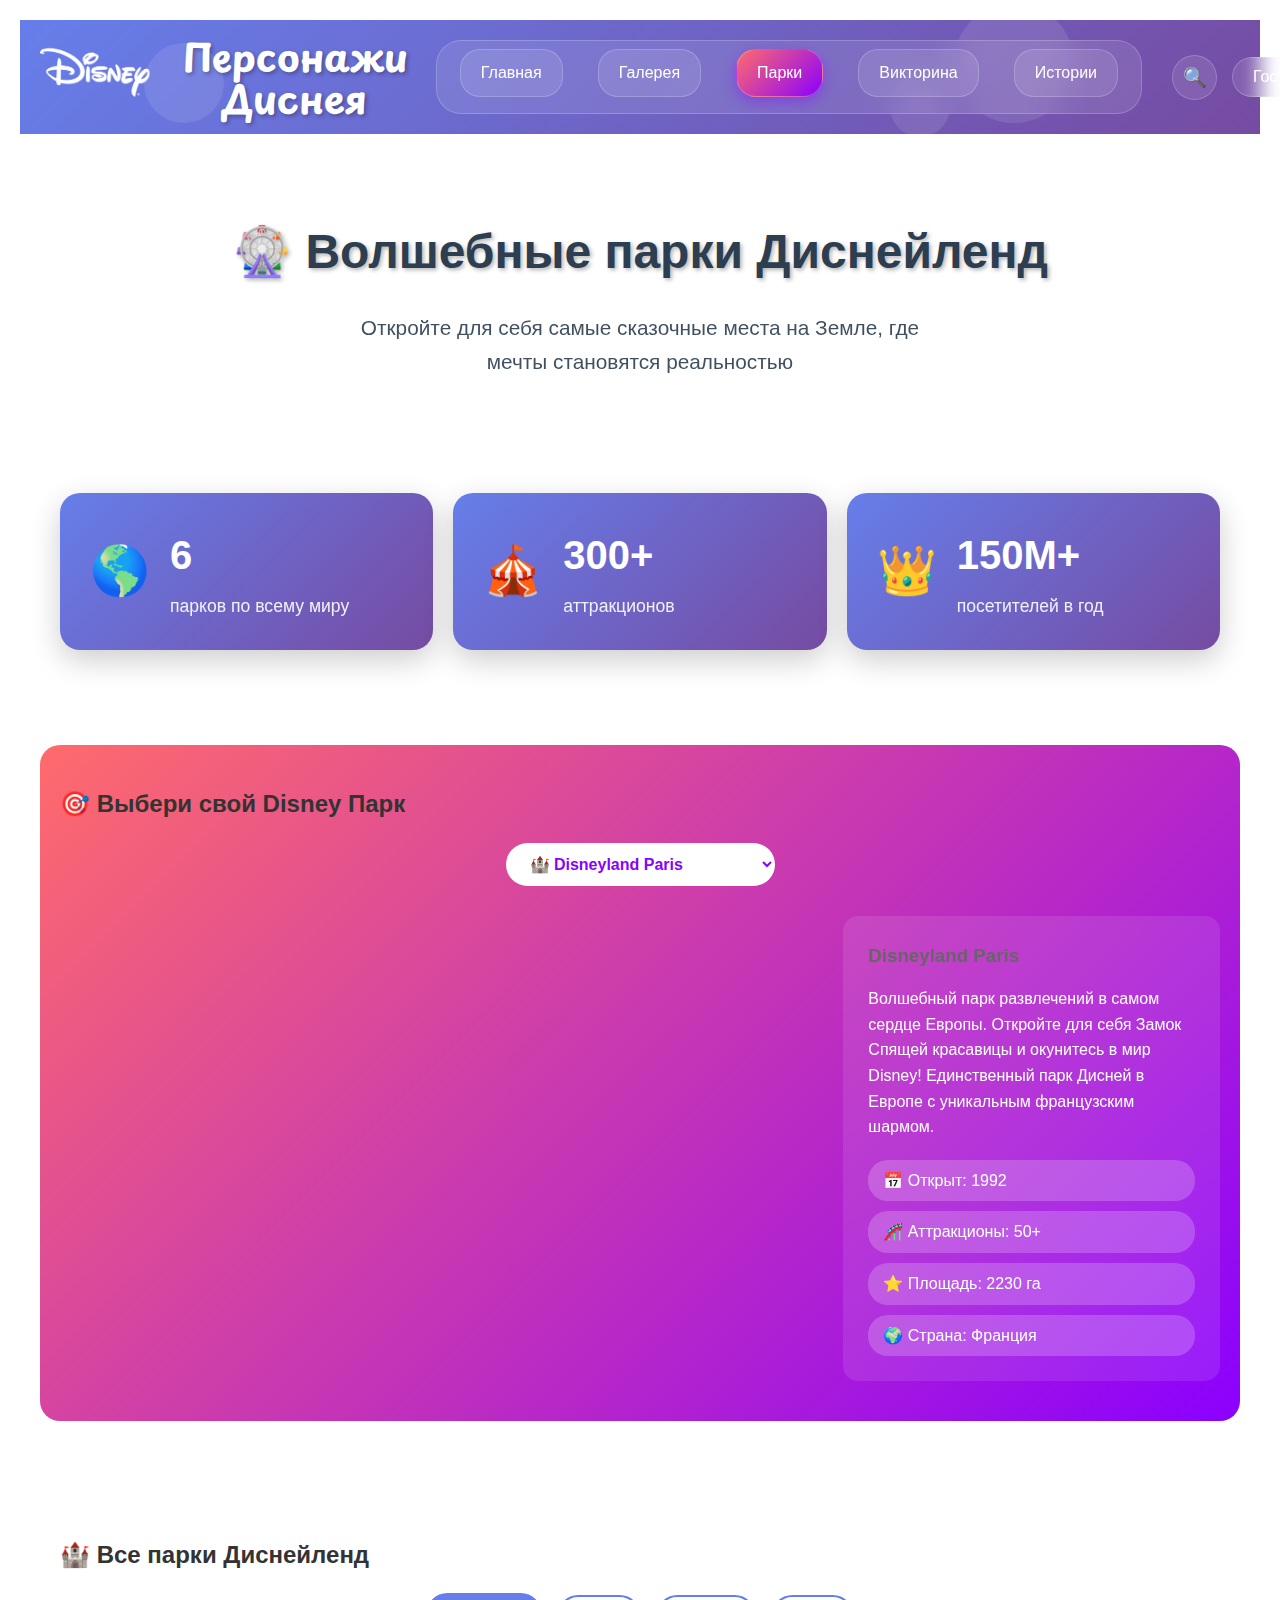
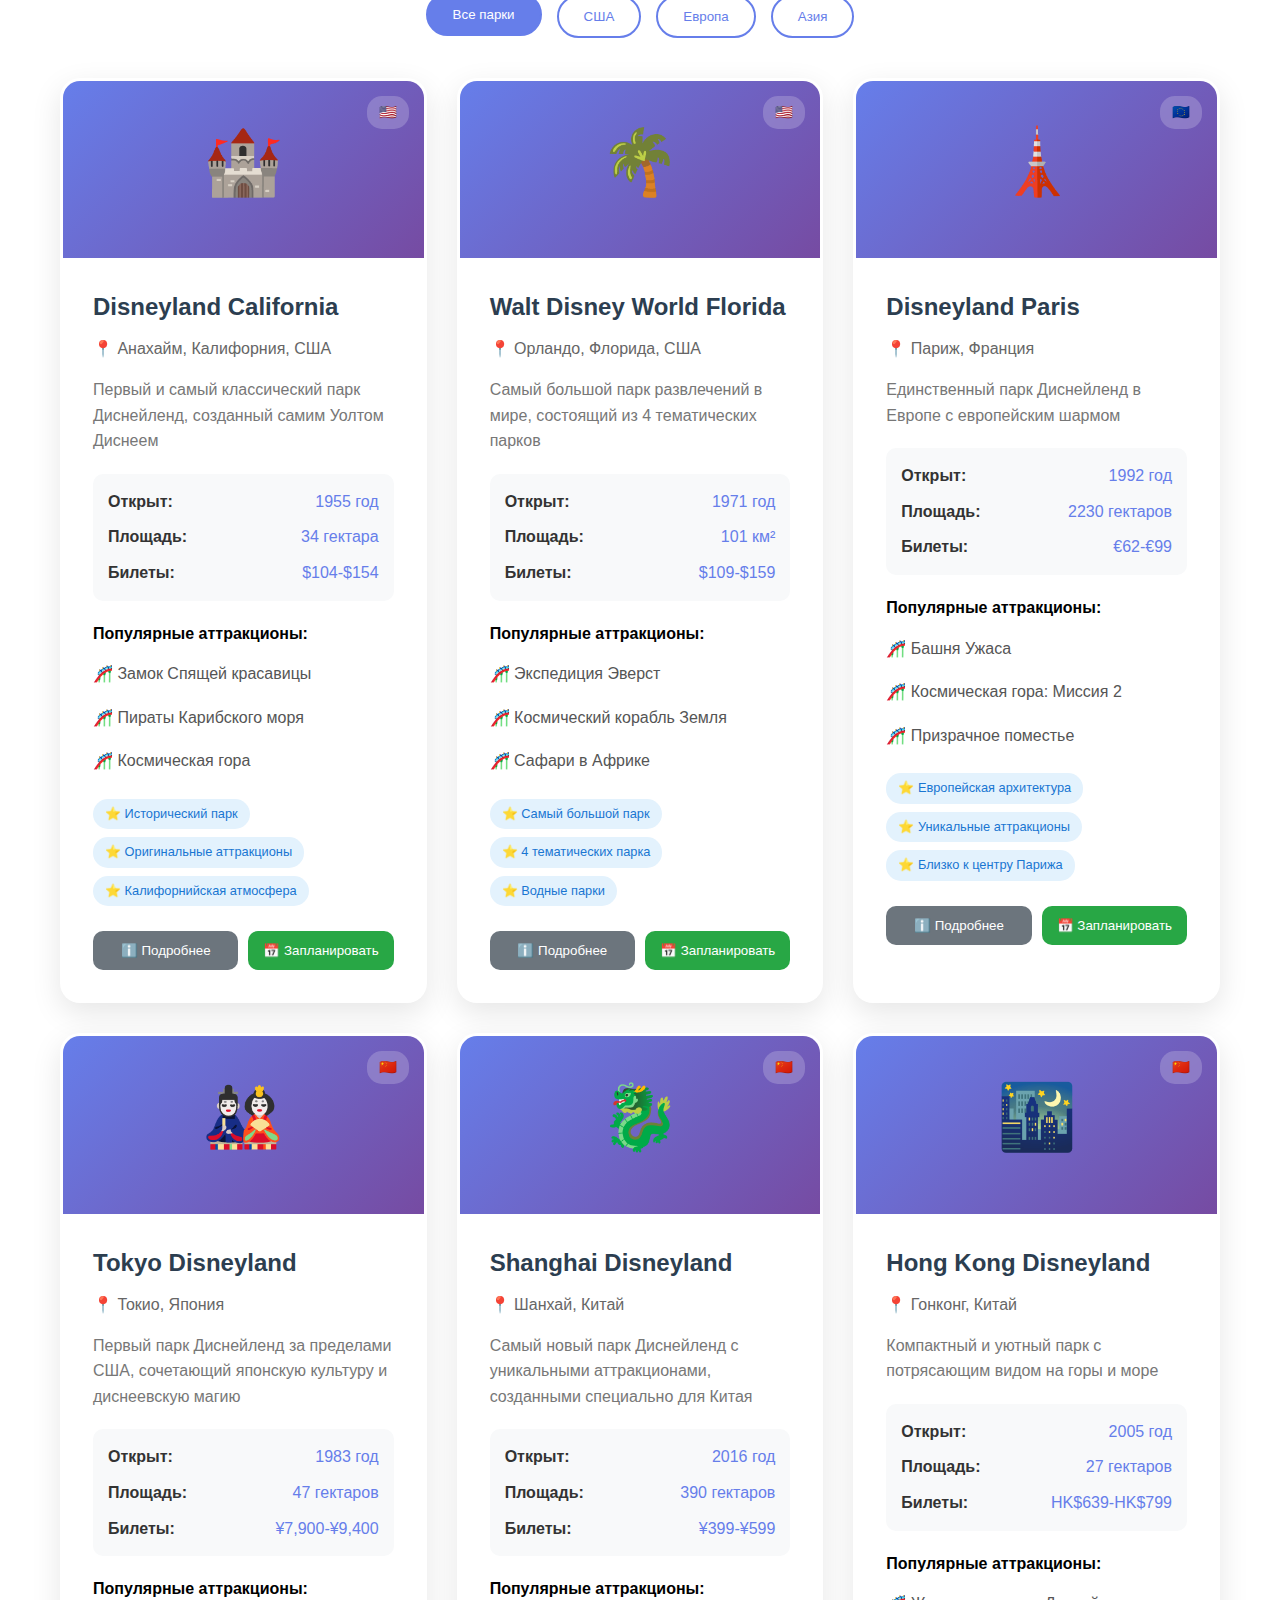
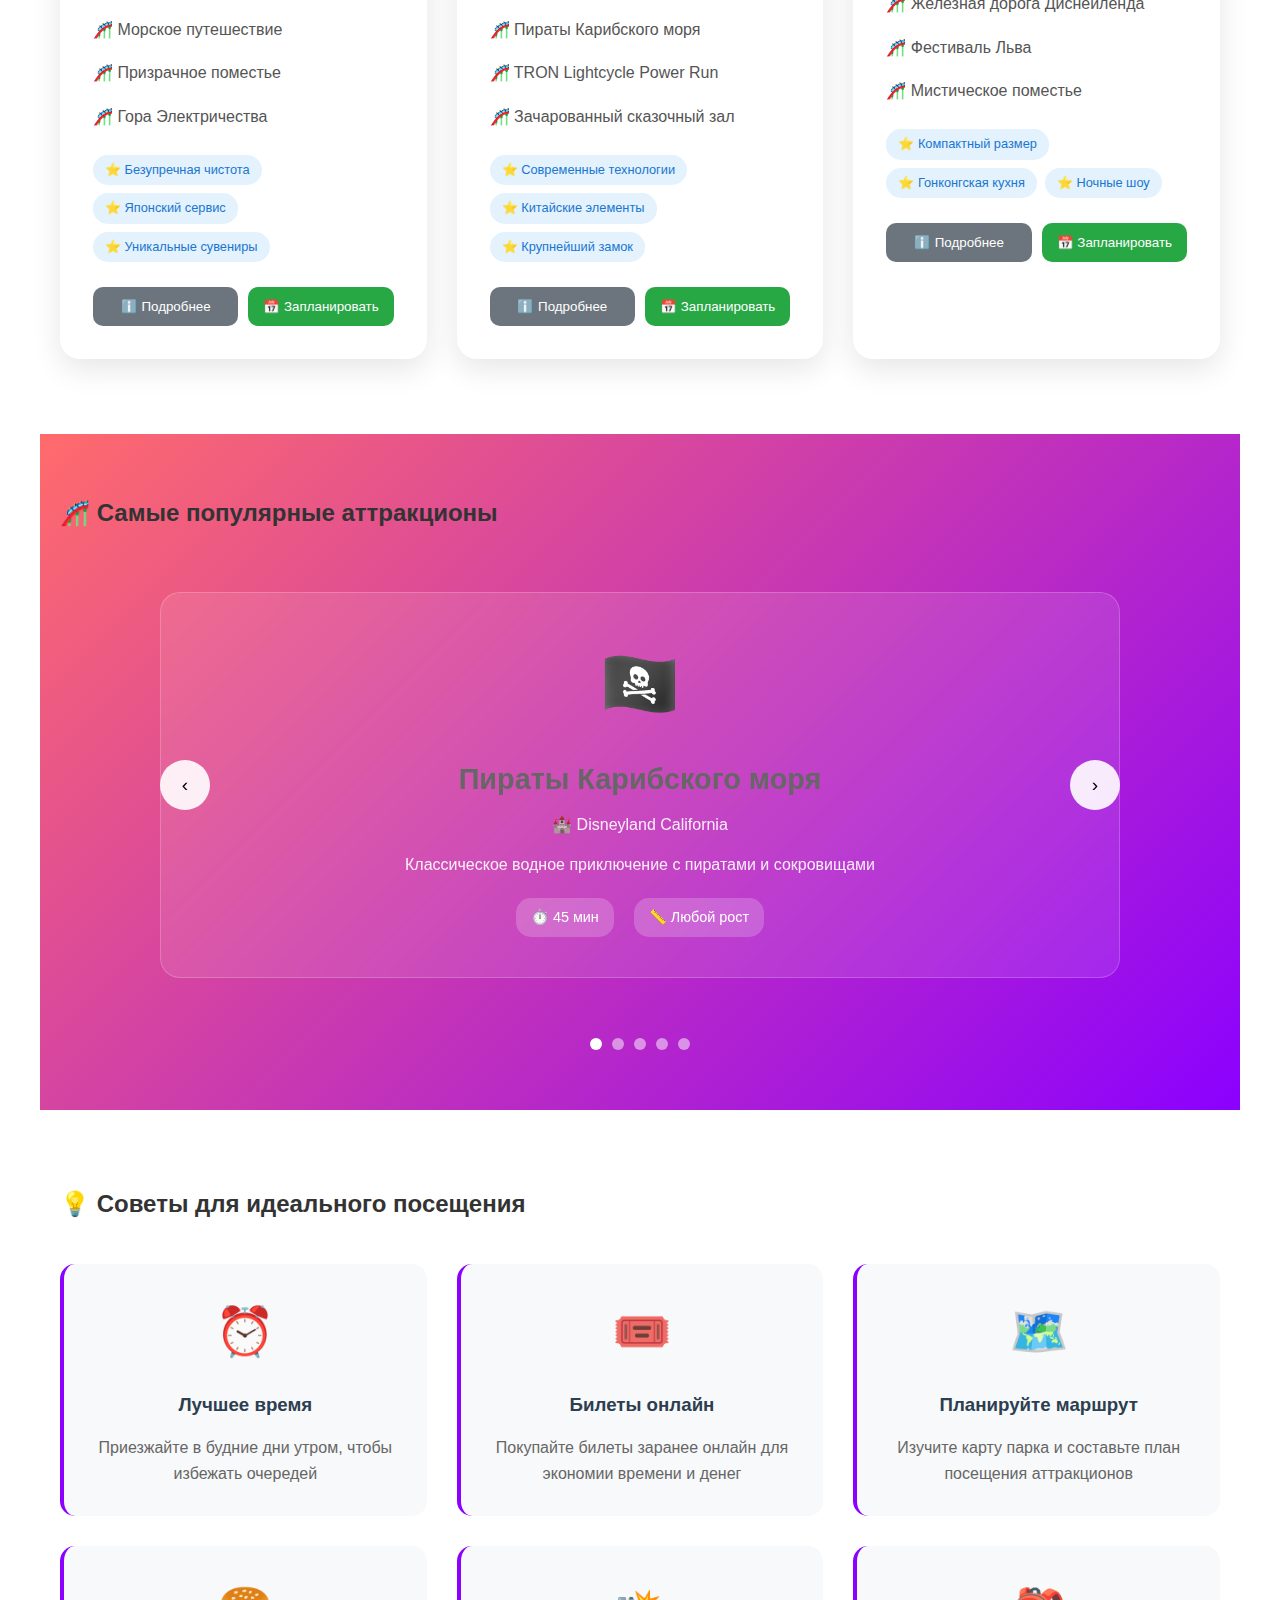
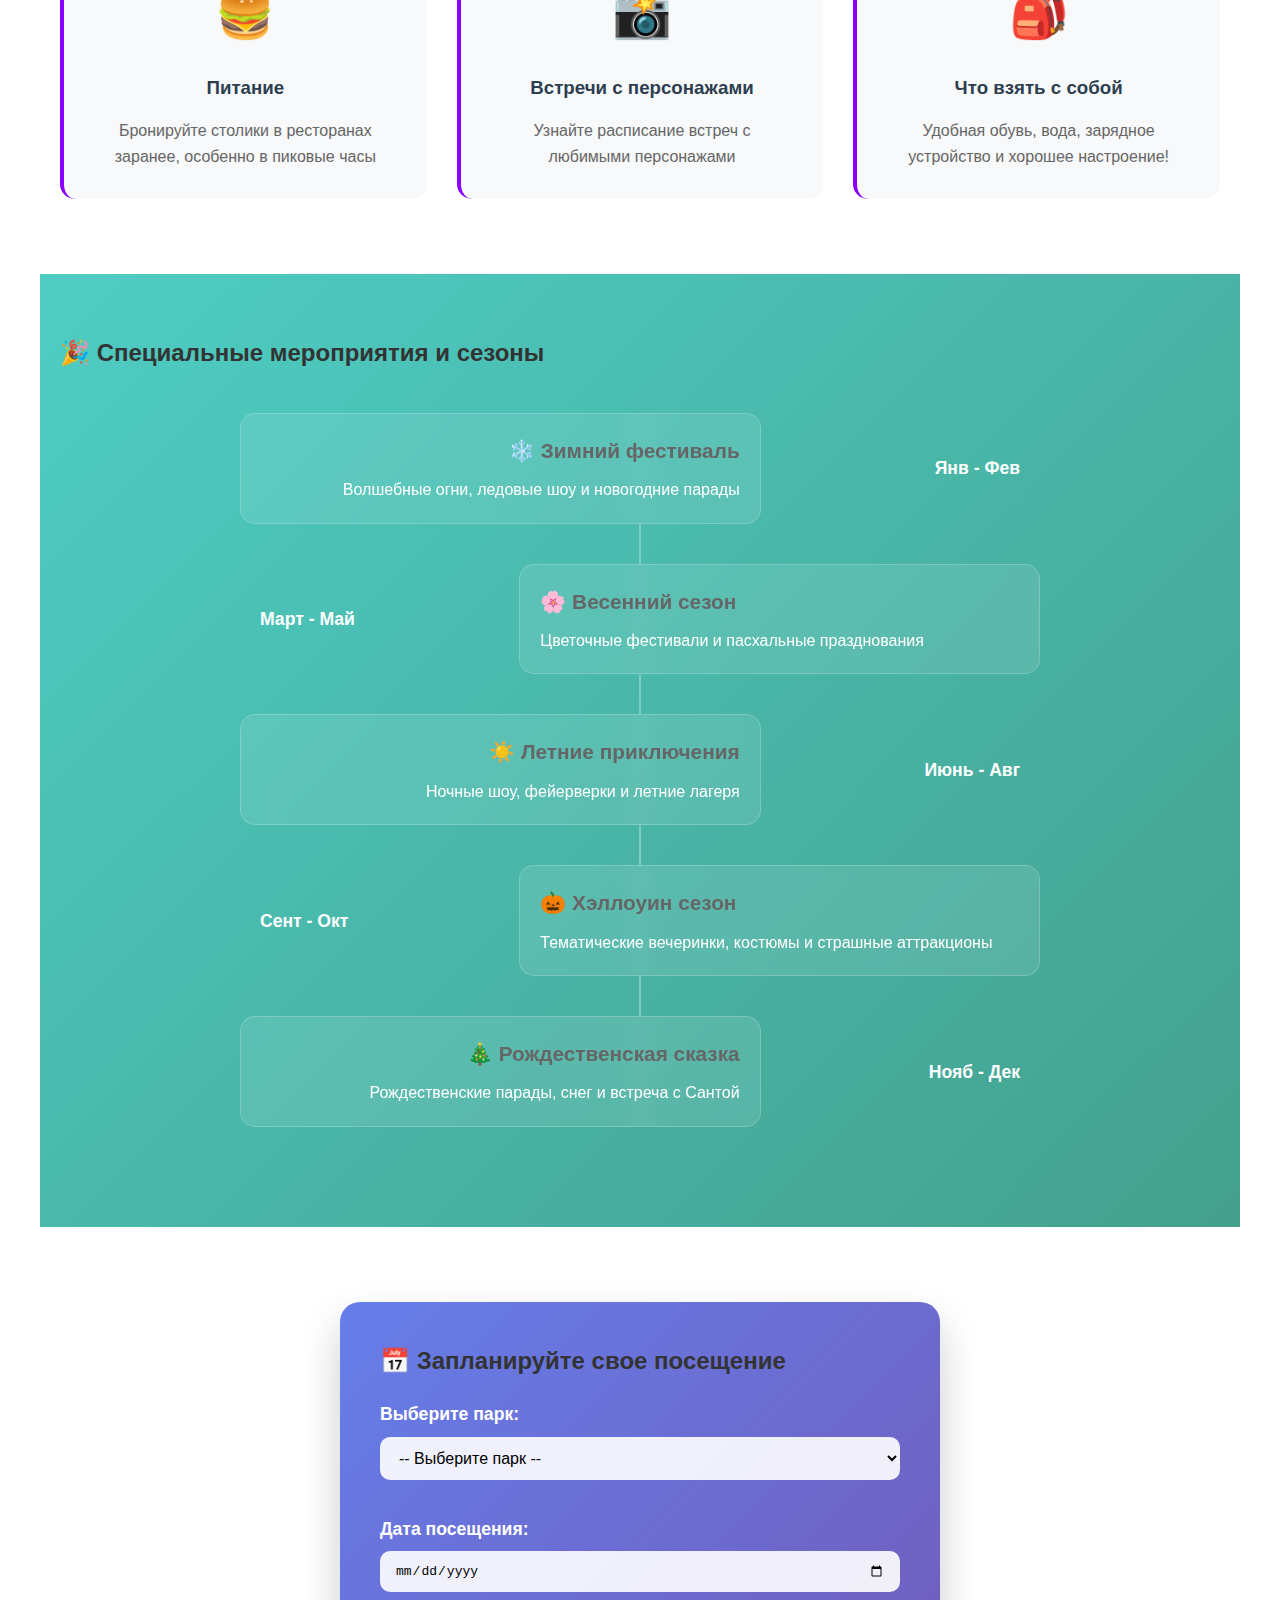
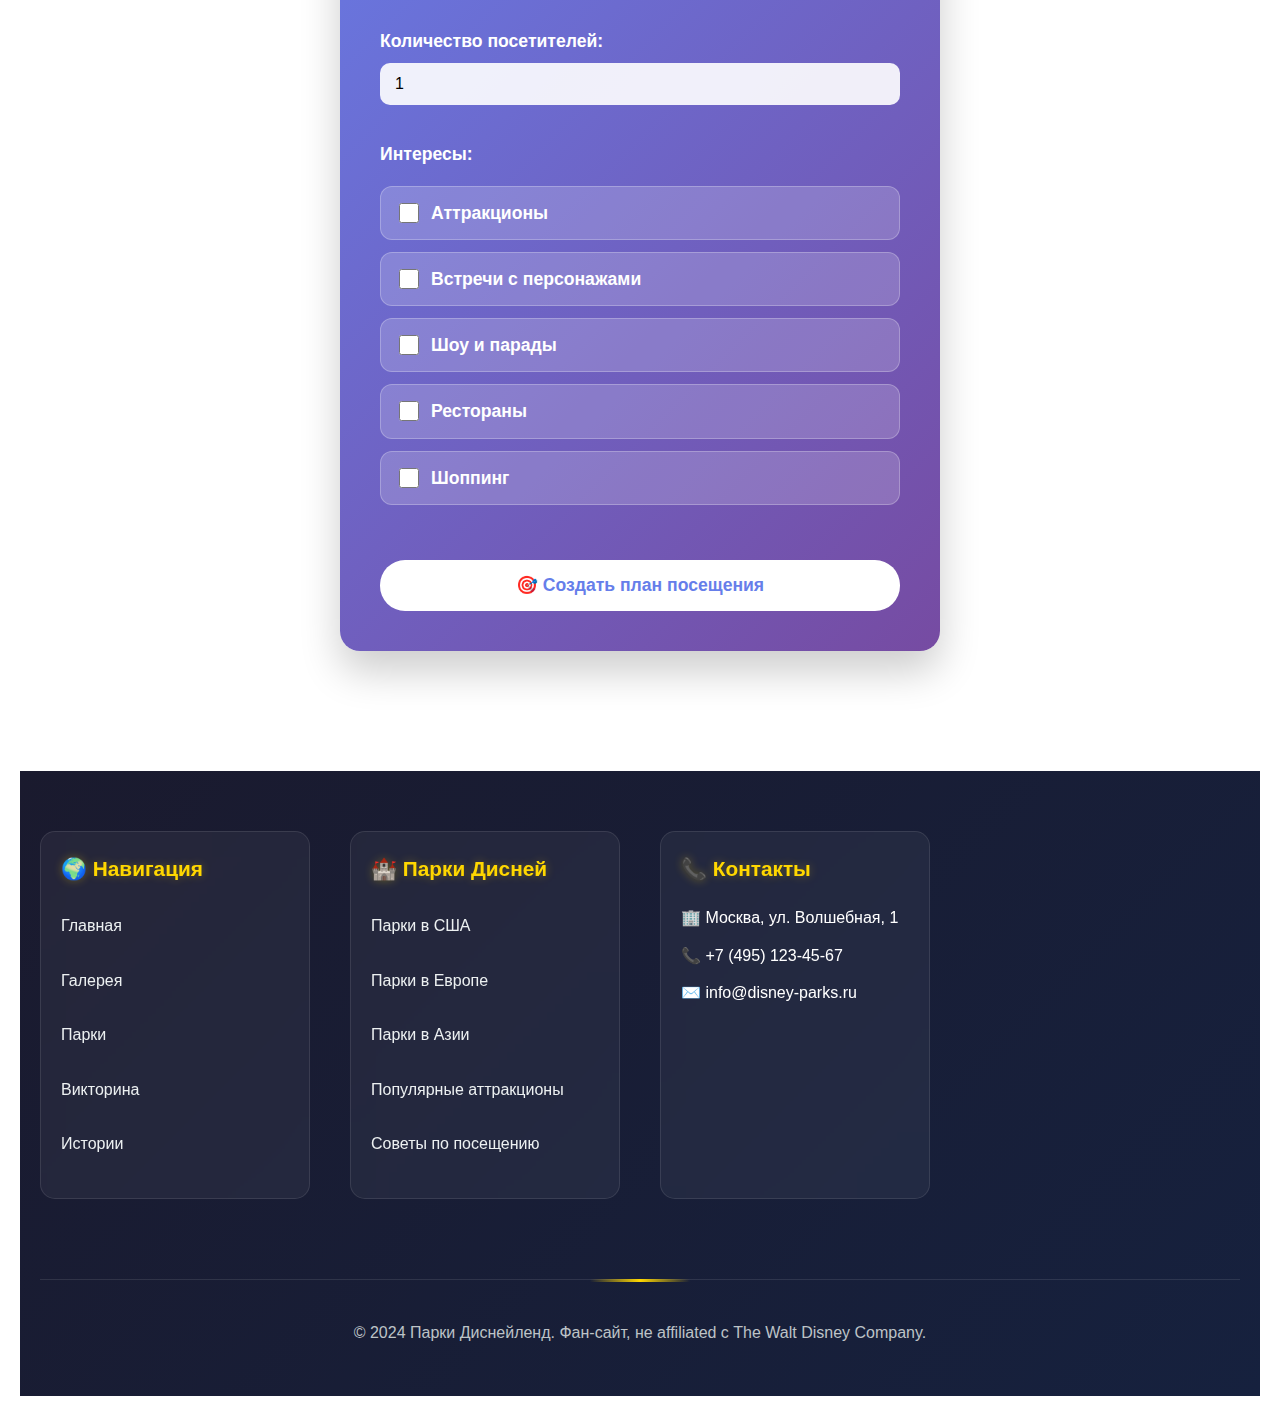
<file: parks.html>
﻿<!DOCTYPE html>
<link rel="icon" type="image/png" href="images/icon.png"> 
<html lang="ru">
<head>
    <meta charset="utf-8" />
    <meta name="viewport" content="width=device-width, initial-scale=1.0">
    <title>Парки Диснейленд - Персонажи Диснея</title>
    <meta name="description" content="Все парки Диснейленд по всему миру: расположение, аттракционы, советы по посещению и волшебные впечатления.">
    <link rel="stylesheet" href="style.css">
    <link href="https://fonts.googleapis.com/css2?family=Playpen+Sans:wght@100..800&display=swap" rel="stylesheet">
</head>
<body>
    <header class="site-header">
        <div class="header-bg-elements">
            <div class="bg-element bg-1"></div>
            <div class="bg-element bg-2"></div>
            <div class="bg-element bg-3"></div>
        </div>

        <div class="header-container">
            <div class="header-left">
                <a href="index.html" class="logo-link">
                    <img src="images/Disney_Logo.png" alt="Disney Logo" class="logo-image">
                </a>
            </div>

            <div class="header-center">
                <h1 class="main-title-white">Персонажи Диснея</h1>
            </div>

            <div class="header-right">
                <nav class="header-nav" id="main-nav">
                    <div class="nav-item">
                        <a href="index.html" class="nav-link">
                            <span class="nav-text">Главная</span>
                        </a>
                    </div>
                    <div class="nav-item">
                        <a href="gallery.html" class="nav-link">
                            <span class="nav-text">Галерея</span>
                        </a>
                    </div>
                    <div class="nav-item">
                        <a href="parks.html" class="nav-link">
                            <span class="nav-text">Парки</span>
                        </a>
                    </div>
                    <div class="nav-item">
                        <a href="quiz.html" class="nav-link">
                            <span class="nav-text">Викторина</span>
                        </a>
                    </div>
                    <div class="nav-item">
                        <a href="stories.html" class="nav-link">
                            <span class="nav-text">Истории</span>
                        </a>
                    </div>
                </nav>

                
                <div class="header-actions">
                    <div class="header-search">
                        <button class="search-toggle" onclick="toggleSearch()">
                            🔍
                        </button>
                        <div class="search-box" id="search-box">
                            <input type="text" class="search-input" placeholder="Поиск персонажей, фильмов...">
                            <div class="search-suggestions" id="search-suggestions"></div>
                        </div>
                    </div>

                    <div class="user-menu">
                        <button class="user-btn" onclick="toggleUserDropdown()">
                            <span class="user-name">Гость</span>
                        </button>

                        
                        <div class="user-dropdown-box" id="user-dropdown-box">
                            <div class="auth-container">
                                <div class="auth-tabs">
                                    <button class="auth-tab active" data-tab="login">Вход</button>
                                    <button class="auth-tab" data-tab="register">Регистрация</button>
                                </div>

                                <form id="login-form" class="auth-form active" data-form="login">
                                    <div class="form-group">
                                        <input type="email" id="login-email" placeholder="Email" required>
                                    </div>

                                    <div class="form-group">
                                        <div class="password-input">
                                            <input type="password" id="login-password" placeholder="Пароль" required>
                                            <button type="button" class="toggle-password" onclick="togglePassword('login-password')">👁️</button>
                                        </div>
                                    </div>

                                    <div class="form-options">
                                        <label class="checkbox">
                                            <input type="checkbox" id="remember-me">
                                            <span>Запомнить меня</span>
                                        </label>
                                        <a href="#forgot" class="forgot-password">Забыли пароль?</a>
                                    </div>

                                    <button type="submit" class="auth-btn">Войти</button>

                                    
                                </form>

                                
                                <form id="register-form" class="auth-form" data-form="register">
                                    <div class="form-group">
                                        <input type="text" id="register-name" placeholder="Имя" required minlength="2">
                                    </div>

                                    <div class="form-group">
                                        <input type="email" id="register-email" placeholder="Email" required>
                                    </div>

                                    <div class="form-group">
                                        <div class="password-input">
                                            <input type="password" id="register-password" placeholder="Пароль" required minlength="6">
                                            <button type="button" class="toggle-password" onclick="togglePassword('register-password')">👁️</button>
                                        </div>
                                        <div class="password-strength" id="password-strength">
                                            <div class="strength-bar"></div>
                                            <span class="strength-text">Введите пароль</span>
                                        </div>
                                    </div>

                                    <div class="form-group">
                                        <div class="password-input">
                                            <input type="password" id="register-confirm" placeholder="Подтвердите пароль" required>
                                            <button type="button" class="toggle-password" onclick="togglePassword('register-confirm')">👁️</button>
                                        </div>
                                        <div class="password-match" id="password-match"></div>
                                    </div>

                                    <div class="form-group terms-group">
                                        <label class="checkbox">
                                            <input type="checkbox" id="accept-terms" required>
                                            <span>Я согласен с <a href="#terms">условиями</a></span>
                                        </label>
                                    </div>

                                    <button type="submit" class="auth-btn">Зарегистрироваться</button>
                                </form>
                            </div>
                        </div>
                    </div>
                </div>
            </div>

            
            <button class="mobile-menu-toggle" onclick="toggleMobileMenu()">
                ☰
            </button>
        </div>
    </header>

    
    <div class="layout-1">
        <header class="parks-header">
            <h1>🎡 Волшебные парки Диснейленд</h1>
            <p>Откройте для себя самые сказочные места на Земле, где мечты становятся реальностью</p>
        </header>

        
        <div class="parks-stats">
            <div class="park-stat">
                <div class="stat-icon">🌎</div>
                <div class="stat-info">
                    <div class="stat-number" id="parks-total">6</div>
                    <div class="stat-label">парков по всему миру</div>
                </div>
            </div>
            <div class="park-stat">
                <div class="stat-icon">🎪</div>
                <div class="stat-info">
                    <div class="stat-number" id="attractions-total">300+</div>
                    <div class="stat-label">аттракционов</div>
                </div>
            </div>
            <div class="park-stat">
                <div class="stat-icon">👑</div>
                <div class="stat-info">
                    <div class="stat-number" id="visitors-total">150M+</div>
                    <div class="stat-label">посетителей в год</div>
                </div>
            </div>
        </div>

        <section class="interactive-parks">
            <h2>🎯 Выбери свой Disney Парк</h2>

            <div class="park-selector">
                <select id="park-select" onchange="changePark()">
                    <option value="paris">🏰 Disneyland Paris</option>
                    <option value="florida">🎪 Disney World Florida</option>
                    <option value="california">🎠 Disneyland California</option>
                    <option value="tokyo">🗼 Tokyo Disney Resort</option>
                    <option value="shanghai">🐉 Shanghai Disney Resort</option>
                    <option value="hongkong">🎡 Hong Kong Disneyland</option>
                </select>
            </div>

            <div class="park-info">
                <div id="park-map">
                    <iframe id="park-iframe"
                            src="https://www.google.com/maps/embed?pb=!1m18!1m12!1m3!1d2621.216162381828!2d2.779259315674545!3d48.86737107928878!2m3!1f0!2f0!3f0!3m2!1i1024!2i768!4f13.1!3m3!1m2!1s0x47e61d19ca7ae2bd%3A0x57faf8cb6310e660!2sDisneyland%20Paris!5e0!3m2!1sru!2sru!4v1690000000000!5m2!1sru!2sru"
                            width="100%"
                            height="400"
                            style="border:0; border-radius: 15px;"
                            allowfullscreen=""
                            loading="lazy"
                            referrerpolicy="no-referrer-when-downgrade">
                    </iframe>
                </div>

                <div id="park-details">
                    <h3 id="park-title">Disneyland Paris</h3>
                    <p id="park-description">Волшебный парк развлечений в самом сердце Европы. Откройте для себя Замок Спящей красавицы и окунитесь в мир Disney! Единственный парк Дисней в Европе с уникальным французским шармом.</p>
                    <div class="park-stats">
                        <span>📅 Открыт: 1992</span>
                        <span>🎢 Аттракционы: 50+</span>
                        <span>⭐ Площадь: 2230 га</span>
                        <span>🌍 Страна: Франция</span>
                    </div>
                </div>
            </div>
        </section>

        
        <section class="parks-list">
            <h2>🏰 Все парки Диснейленд</h2>
            <div class="parks-filter">
                <button class="filter-btn active" data-filter="all">Все парки</button>
                <button class="filter-btn" data-filter="usa">США</button>
                <button class="filter-btn" data-filter="europe">Европа</button>
                <button class="filter-btn" data-filter="asia">Азия</button>
            </div>

            <div class="parks-grid" id="parks-grid">
            </div>
        </section>

        
        <section class="attractions-section">
            <h2>🎢 Самые популярные аттракционы</h2>
            <div class="attractions-slider">
                <div class="attractions-track" id="attractions-track">
                </div>
                <button class="attraction-prev" onclick="prevAttraction()">‹</button>
                <button class="attraction-next" onclick="nextAttraction()">›</button>
            </div>
            <div class="attractions-dots" id="attractions-dots"></div>
        </section>

        
        <section class="tips-section">
            <h2>💡 Советы для идеального посещения</h2>
            <div class="tips-grid">
                <div class="tip-card">
                    <div class="tip-icon">⏰</div>
                    <h3>Лучшее время</h3>
                    <p>Приезжайте в будние дни утром, чтобы избежать очередей</p>
                </div>
                <div class="tip-card">
                    <div class="tip-icon">🎟️</div>
                    <h3>Билеты онлайн</h3>
                    <p>Покупайте билеты заранее онлайн для экономии времени и денег</p>
                </div>
                <div class="tip-card">
                    <div class="tip-icon">🗺️</div>
                    <h3>Планируйте маршрут</h3>
                    <p>Изучите карту парка и составьте план посещения аттракционов</p>
                </div>
                <div class="tip-card">
                    <div class="tip-icon">🍔</div>
                    <h3>Питание</h3>
                    <p>Бронируйте столики в ресторанах заранее, особенно в пиковые часы</p>
                </div>
                <div class="tip-card">
                    <div class="tip-icon">📸</div>
                    <h3>Встречи с персонажами</h3>
                    <p>Узнайте расписание встреч с любимыми персонажами</p>
                </div>
                <div class="tip-card">
                    <div class="tip-icon">🎒</div>
                    <h3>Что взять с собой</h3>
                    <p>Удобная обувь, вода, зарядное устройство и хорошее настроение!</p>
                </div>
            </div>
        </section>

        
        <section class="events-section">
            <h2>🎉 Специальные мероприятия и сезоны</h2>
            <div class="events-timeline">
                <div class="event-period">
                    <div class="event-date">Янв - Фев</div>
                    <div class="event-content">
                        <h3>❄️ Зимний фестиваль</h3>
                        <p>Волшебные огни, ледовые шоу и новогодние парады</p>
                    </div>
                </div>
                <div class="event-period">
                    <div class="event-date">Март - Май</div>
                    <div class="event-content">
                        <h3>🌸 Весенний сезон</h3>
                        <p>Цветочные фестивали и пасхальные празднования</p>
                    </div>
                </div>
                <div class="event-period">
                    <div class="event-date">Июнь - Авг</div>
                    <div class="event-content">
                        <h3>☀️ Летние приключения</h3>
                        <p>Ночные шоу, фейерверки и летние лагеря</p>
                    </div>
                </div>
                <div class="event-period">
                    <div class="event-date">Сент - Окт</div>
                    <div class="event-content">
                        <h3>🎃 Хэллоуин сезон</h3>
                        <p>Тематические вечеринки, костюмы и страшные аттракционы</p>
                    </div>
                </div>
                <div class="event-period">
                    <div class="event-date">Нояб - Дек</div>
                    <div class="event-content">
                        <h3>🎄 Рождественская сказка</h3>
                        <p>Рождественские парады, снег и встреча с Сантой</p>
                    </div>
                </div>
            </div>
        </section>

        
        <section class="planning-section">
            <div class="planning-card">
                <h2>📅 Запланируйте свое посещение</h2>
                <form class="planning-form" id="planning-form">
                    <div class="form-group">
                        <label for="park-select">Выберите парк:</label>
                        <select id="park-select" required>
                            <option value="">-- Выберите парк --</option>
                            <option value="disneyland-california">Disneyland California</option>
                            <option value="disneyworld-florida">Walt Disney World Florida</option>
                            <option value="disneyland-paris">Disneyland Paris</option>
                            <option value="disneyland-tokyo">Tokyo Disneyland</option>
                            <option value="disneyland-shanghai">Shanghai Disneyland</option>
                            <option value="disneyland-hongkong">Hong Kong Disneyland</option>
                        </select>
                    </div>

                    <div class="form-group">
                        <label for="visit-date">Дата посещения:</label>
                        <input type="date" id="visit-date" required min="">
                    </div>

                    <div class="form-group">
                        <label for="visitors-count">Количество посетителей:</label>
                        <input type="number" id="visitors-count" min="1" max="10" value="1" required>
                    </div>

                    <div class="form-group">
                        <label>Интересы:</label>
                        <div class="interests-grid">
                            <label class="interest-option">
                                <input type="checkbox" name="interests" value="attractions"> Аттракционы
                            </label>
                            <label class="interest-option">
                                <input type="checkbox" name="interests" value="characters"> Встречи с персонажами
                            </label>
                            <label class="interest-option">
                                <input type="checkbox" name="interests" value="shows"> Шоу и парады
                            </label>
                            <label class="interest-option">
                                <input type="checkbox" name="interests" value="dining"> Рестораны
                            </label>
                            <label class="interest-option">
                                <input type="checkbox" name="interests" value="shopping"> Шоппинг
                            </label>
                        </div>
                    </div>

                    <button type="submit" class="planning-btn">🎯 Создать план посещения</button>
                </form>
            </div>
        </section>
    </div>

    
    <footer class="animated-footer">
        <div class="footer-container">
            <div class="footer-section">
                <h3>🌍 Навигация</h3>
                <ul class="footer-links">
                    <li><a href="index.html">Главная</a></li>
                    <li><a href="gallery.html">Галерея</a></li>
                    <li><a href="parks.html">Парки</a></li>
                    <li><a href="quiz.html">Викторина</a></li>
                    <li><a href="stories.html">Истории</a></li>
                </ul>
            </div>

            <div class="footer-section">
                <h3>🏰 Парки Дисней</h3>
                <ul class="footer-links">
                    <li><a href="#" onclick="filterParks('usa')">Парки в США</a></li>
                    <li><a href="#" onclick="filterParks('europe')">Парки в Европе</a></li>
                    <li><a href="#" onclick="filterParks('asia')">Парки в Азии</a></li>
                    <li><a href="#attractions">Популярные аттракционы</a></li>
                    <li><a href="#tips">Советы по посещению</a></li>
                </ul>
            </div>

            <div class="footer-section">
                <h3>📞 Контакты</h3>
                <ul class="footer-links">
                    <li>🏢 Москва, ул. Волшебная, 1</li>
                    <li>📞 +7 (495) 123-45-67</li>
                    <li>✉️ info@disney-parks.ru</li>
                </ul>
            </div>

            <div class="footer-bottom">
                <p class="copyright">© 2024 Парки Диснейленд. Фан-сайт, не affiliated с The Walt Disney Company.</p>
            </div>
        </div>
    </footer>

    <script>
        
        function toggleSearch() {
            const searchBox = document.getElementById('search-box');

            searchBox.classList.toggle('active');

            if (searchBox.classList.contains('active')) {
                setTimeout(() => {
                    const input = document.querySelector('.search-input');
                    if (input) {
                        input.focus();
                        input.click();
                    }
                }, 300);
            }
        }

        function closeAllDropdowns() {
            const searchBox = document.getElementById('search-box');
            searchBox.classList.remove('active');

            if (window.innerWidth <= 768) {
                const headerRight = document.querySelector('.header-right');
                headerRight.classList.remove('active');
            }
        }

        function toggleMobileMenu() {
            const headerRight = document.querySelector('.header-right');
            const isActive = headerRight.classList.contains('active');

            closeAllDropdowns();

            if (!isActive) {
                headerRight.classList.add('active');
            }
        }

        document.addEventListener('click', function (event) {
            const searchBox = document.getElementById('search-box');
            const searchToggle = document.querySelector('.search-toggle');
            const headerRight = document.querySelector('.header-right');
            const mobileToggle = document.querySelector('.mobile-menu-toggle');

            console.log('Document click event');

            if (searchBox.classList.contains('active') &&
                !searchBox.contains(event.target) &&
                !searchToggle.contains(event.target)) {
                console.log('Closing search box - clicked outside');
                searchBox.classList.remove('active');
            }

            if (window.innerWidth <= 768) {
                if (headerRight.classList.contains('active') &&
                    !headerRight.contains(event.target) &&
                    !mobileToggle.contains(event.target)) {
                    headerRight.classList.remove('active');
                }
            }
        });

        function setupHeaderSearch() {
            const searchInput = document.querySelector('.search-input');
            const suggestions = document.getElementById('search-suggestions');

            if (!searchInput) {
                console.error('Search input not found!');
                return;
            }

            searchInput.addEventListener('input', debounce(function (e) {
                const value = e.target.value.trim();
                suggestions.innerHTML = '';

                if (value.length > 1) {
                    showSearchSuggestions(value);
                } else if (value.length === 0) {
                    suggestions.innerHTML = '<div class="no-results">Введите имя персонажа или фильма</div>';
                }
            }, 300));

            searchInput.addEventListener('keypress', function (e) {
                if (e.key === 'Enter') {
                    performSearch(this.value);
                }
            });

            searchInput.addEventListener('focus', function () {
                if (this.value.trim() === '') {
                    suggestions.innerHTML = '<div class="no-results">Введите имя персонажа или фильма</div>';
                }
            });
        }

        function showSearchSuggestions(query) {
            const suggestions = [
                { name: "Микки Маус", type: "character", url: "gallery.html#mickey", icon: "🐭" },
                { name: "Эльза", type: "character", url: "gallery.html#elsa", icon: "❄️" },
                { name: "Симба", type: "character", url: "gallery.html#simba", icon: "🦁" },
                { name: "Бель", type: "character", url: "gallery.html#belle", icon: "👑" },
                { name: "Холодное сердце", type: "movie", url: "gallery.html?movie=frozen", icon: "🎬" },
                { name: "Король Лев", type: "movie", url: "gallery.html?movie=lionking", icon: "🎬" }
            ];

            const matches = suggestions.filter(item =>
                item.name.toLowerCase().includes(query.toLowerCase())
            );

            const suggestionsContainer = document.getElementById('search-suggestions');

            if (matches.length > 0) {
                suggestionsContainer.innerHTML = matches.map(item => `
    <div class="search-suggestion" onclick="selectSuggestion('${item.name}', '${item.url}')">
        <span class="suggestion-icon">${item.icon}</span>
        <span class="suggestion-text">${item.name}</span>
        <span class="suggestion-type">${item.type === 'character' ? 'Персонаж' : 'Фильм'}</span>
    </div>
`).join('');
            } else {
                suggestionsContainer.innerHTML = '<div class="no-results">Ничего не найдено. Попробуйте другой запрос.</div>';
            }
        }

        function selectSuggestion(term, url) {
            document.querySelector('.search-input').value = term;
            document.getElementById('search-box').classList.remove('active');

            setTimeout(() => {
                if (url.includes('#')) {
                    window.location.href = url;
                } else {
                    window.location.href = `${url}&search=${encodeURIComponent(term)}`;
                }
            }, 300);
        }

        function performSearch(term) {
            if (term.trim()) {
                document.getElementById('search-box').classList.remove('active');
                window.location.href = `gallery.html?search=${encodeURIComponent(term)}`;
            }
        }

        
        function setActiveNavLink() {
            const currentPage = window.location.pathname.split('/').pop();
            const navLinks = document.querySelectorAll('.nav-link');

            navLinks.forEach(link => {
                const linkHref = link.getAttribute('href');
                if (linkHref === currentPage) {
                    link.classList.add('active');
                } else {
                    link.classList.remove('active');
                }
            });
        }

        document.addEventListener('keydown', function (event) {
            if (event.key === 'Escape') {
                closeAllDropdowns();
            }
        });

        document.addEventListener('DOMContentLoaded', function () {
            document.querySelector('.search-toggle').onclick = toggleSearch;

            document.addEventListener('click', function (e) {
                const searchBox = document.getElementById('search-box');
                const toggle = document.querySelector('.search-toggle');

                if (searchBox.classList.contains('active') &&
                    !searchBox.contains(e.target) &&
                    !toggle.contains(e.target)) {
                    searchBox.classList.remove('active');
                }
            });
        });

        function debounce(func, wait) {
            let timeout;
            return function executedFunction(...args) {
                const later = () => {
                    clearTimeout(timeout);
                    func(...args);
                };
                clearTimeout(timeout);
                timeout = setTimeout(later, wait);
            };
        }

        const parksData = [
            {
                id: 1,
                name: "Disneyland California",
                location: "Анахайм, Калифорния, США",
                opened: 1955,
                size: "34 гектара",
                icon: "🏰",
                region: "usa",
                description: "Первый и самый классический парк Диснейленд, созданный самим Уолтом Диснеем",
                attractions: ["Замок Спящей красавицы", "Пираты Карибского моря", "Космическая гора"],
                highlights: ["Исторический парк", "Оригинальные аттракционы", "Калифорнийская атмосфера"],
                bestTime: "Сентябрь-Ноябрь",
                ticketPrice: "$104-$154"
            },
            {
                id: 2,
                name: "Walt Disney World Florida",
                location: "Орландо, Флорида, США",
                opened: 1971,
                size: "101 км²",
                icon: "🌴",
                region: "usa",
                description: "Самый большой парк развлечений в мире, состоящий из 4 тематических парков",
                attractions: ["Экспедиция Эверст", "Космический корабль Земля", "Сафари в Африке"],
                highlights: ["Самый большой парк", "4 тематических парка", "Водные парки"],
                bestTime: "Январь-Февраль",
                ticketPrice: "$109-$159"
            },
            {
                id: 3,
                name: "Disneyland Paris",
                location: "Париж, Франция",
                opened: 1992,
                size: "2230 гектаров",
                icon: "🗼",
                region: "europe",
                description: "Единственный парк Диснейленд в Европе с европейским шармом",
                attractions: ["Башня Ужаса", "Космическая гора: Миссия 2", "Призрачное поместье"],
                highlights: ["Европейская архитектура", "Уникальные аттракционы", "Близко к центру Парижа"],
                bestTime: "Апрель-Июнь",
                ticketPrice: "€62-€99"
            },
            {
                id: 4,
                name: "Tokyo Disneyland",
                location: "Токио, Япония",
                opened: 1983,
                size: "47 гектаров",
                icon: "🎎",
                region: "asia",
                description: "Первый парк Диснейленд за пределами США, сочетающий японскую культуру и диснеевскую магию",
                attractions: ["Морское путешествие", "Призрачное поместье", "Гора Электричества"],
                highlights: ["Безупречная чистота", "Японский сервис", "Уникальные сувениры"],
                bestTime: "Октябрь-Ноябрь",
                ticketPrice: "¥7,900-¥9,400"
            },
            {
                id: 5,
                name: "Shanghai Disneyland",
                location: "Шанхай, Китай",
                opened: 2016,
                size: "390 гектаров",
                icon: "🐉",
                region: "asia",
                description: "Самый новый парк Диснейленд с уникальными аттракционами, созданными специально для Китая",
                attractions: ["Пираты Карибского моря", "TRON Lightcycle Power Run", "Зачарованный сказочный зал"],
                highlights: ["Современные технологии", "Китайские элементы", "Крупнейший замок"],
                bestTime: "Март-Май",
                ticketPrice: "¥399-¥599"
            },
            {
                id: 6,
                name: "Hong Kong Disneyland",
                location: "Гонконг, Китай",
                opened: 2005,
                size: "27 гектаров",
                icon: "🌃",
                region: "asia",
                description: "Компактный и уютный парк с потрясающим видом на горы и море",
                attractions: ["Железная дорога Диснейленда", "Фестиваль Льва", "Мистическое поместье"],
                highlights: ["Компактный размер", "Гонконгская кухня", "Ночные шоу"],
                bestTime: "Октябрь-Декабрь",
                ticketPrice: "HK$639-HK$799"
            }
        ];

        const attractionsData = [
            {
                name: "Пираты Карибского моря",
                park: "Disneyland California",
                icon: "🏴‍☠️",
                description: "Классическое водное приключение с пиратами и сокровищами",
                waitTime: "45 мин",
                height: "Любой рост"
            },
            {
                name: "Космическая гора",
                park: "Все парки",
                icon: "🚀",
                description: "Захватывающая космическая американка в полной темноте",
                waitTime: "60 мин",
                height: "112 см+"
            },
            {
                name: "Призрачное поместье",
                park: "Disneyland Paris",
                icon: "👻",
                description: "Путешествие через дом с 999 приведениями",
                waitTime: "30 мин",
                height: "Любой рост"
            },
            {
                name: "TRON Lightcycle",
                park: "Shanghai Disneyland",
                icon: "🏍️",
                description: "Высокоскоростной мотоцикл будущего из фильма TRON",
                waitTime: "75 мин",
                height: "122 см+"
            },
            {
                name: "Экспедиция Эверст",
                park: "Walt Disney World",
                icon: "🏔️",
                description: "Опасное путешествие через Гималаи с йети",
                waitTime: "50 мин",
                height: "112 см+"
            }
        ];

        let currentAttraction = 0;
        let filteredParks = [...parksData];

        document.addEventListener('DOMContentLoaded', function () {
            initializeParksPage();
            setupMapInteractions();
            setupEventListeners(); 
            setActiveNavLink();
        });

        function initializeParksPage() {
            renderParks();
            initializeAttractionsSlider();
            setupMapInteractions();
        }

        function renderParks() {
            const grid = document.getElementById('parks-grid');
            grid.innerHTML = filteredParks.map(park => `
                <div class="park-card" data-region="${park.region}">
                    <div class="park-header">
                        <div class="park-icon">${park.icon}</div>
                        <div class="park-badge">${park.region === 'usa' ? '🇺🇸' : park.region === 'europe' ? '🇪🇺' : '🇨🇳'}</div>
                    </div>
                    <div class="park-content">
                        <h3>${park.name}</h3>
                        <p class="park-location">📍 ${park.location}</p>
                        <p class="park-description">${park.description}</p>

                        <div class="park-details">
                            <div class="detail-item">
                                <span class="detail-label">Открыт:</span>
                                <span class="detail-value">${park.opened} год</span>
                            </div>
                            <div class="detail-item">
                                <span class="detail-label">Площадь:</span>
                                <span class="detail-value">${park.size}</span>
                            </div>
                            <div class="detail-item">
                                <span class="detail-label">Билеты:</span>
                                <span class="detail-value">${park.ticketPrice}</span>
                            </div>
                        </div>

                        <div class="park-attractions">
                            <strong>Популярные аттракционы:</strong>
                            <ul>
                                ${park.attractions.map(attr => `<li>🎢 ${attr}</li>`).join('')}
                            </ul>
                        </div>

                        <div class="park-highlights">
                            ${park.highlights.map(highlight => `<span class="highlight-tag">⭐ ${highlight}</span>`).join('')}
                        </div>

                        <div class="park-actions">
                            <button class="park-info-btn" onclick="showParkInfo(${park.id})">ℹ️ Подробнее</button>
                            <button class="park-plan-btn" onclick="planParkVisit(${park.id})">📅 Запланировать</button>
                        </div>
                    </div>
                </div>
            `).join('');
        }

        function setupEventListeners() {
            const filterBtns = document.querySelectorAll('.filter-btn');
            filterBtns.forEach(btn => {
                btn.addEventListener('click', function() {
                    filterBtns.forEach(b => b.classList.remove('active'));
                    this.classList.add('active');

                    const filter = this.dataset.filter;
                    if (filter === 'all') {
                        filteredParks = [...parksData];
                    } else {
                        filteredParks = parksData.filter(park => park.region === filter);
                    }
                    renderParks();
                });
            });

            
            const planningForm = document.getElementById('planning-form');
            planningForm.addEventListener('submit', function(e) {
                e.preventDefault();
                createVisitPlan();
            });
        }

        
        function initializeAttractionsSlider() {
            const track = document.getElementById('attractions-track');
            const dots = document.getElementById('attractions-dots');

            attractionsData.forEach((attraction, index) => {
                const slide = document.createElement('div');
                slide.className = 'attraction-slide';
                slide.innerHTML = `
                    <div class="attraction-card">
                        <div class="attraction-icon">${attraction.icon}</div>
                        <h3>${attraction.name}</h3>
                        <p class="attraction-park">🏰 ${attraction.park}</p>
                        <p class="attraction-desc">${attraction.description}</p>
                        <div class="attraction-info">
                            <span class="wait-time">⏱️ ${attraction.waitTime}</span>
                            <span class="height-limit">📏 ${attraction.height}</span>
                        </div>
                    </div>
                `;
                track.appendChild(slide);

                const dot = document.createElement('span');
                dot.className = 'attraction-dot' + (index === 0 ? ' active' : '');
                dot.onclick = () => goToAttraction(index);
                dots.appendChild(dot);
            });
        }

        function nextAttraction() {
            goToAttraction(currentAttraction + 1);
        }

        function prevAttraction() {
            goToAttraction(currentAttraction - 1);
        }

        function goToAttraction(n) {
            const slides = document.querySelectorAll('.attraction-slide');
            const dots = document.querySelectorAll('.attraction-dot');

            currentAttraction = (n + slides.length) % slides.length;

            const track = document.getElementById('attractions-track');
            track.style.transform = `translateX(-${currentAttraction * 100}%)`;

            dots.forEach((dot, index) => {
                dot.classList.toggle('active', index === currentAttraction);
            });
        }

        function setupMapInteractions() {
            const mapPoints = document.querySelectorAll('.map-point');
            mapPoints.forEach(point => {
                point.addEventListener('click', function() {
                    const parkId = this.dataset.park;
                    highlightParkOnMap(parkId);
                });
            });
        }

        function highlightParkOnMap(parkId) {
            alert(`Вы выбрали парк: ${parkId}`);
        }

        function setMinDate() {
            const today = new Date().toISOString().split('T')[0];
            document.getElementById('visit-date').min = today;
        }

        function createVisitPlan() {
            const parkSelect = document.getElementById('park-select');
            const visitDate = document.getElementById('visit-date');
            const visitorsCount = document.getElementById('visitors-count');
            const interests = document.querySelectorAll('input[name="interests"]:checked');

            const selectedInterests = Array.from(interests).map(interest => interest.value);

            if (parkSelect.value && visitDate.value) {
                const plan = {
                    park: parkSelect.options[parkSelect.selectedIndex].text,
                    date: visitDate.value,
                    visitors: visitorsCount.value,
                    interests: selectedInterests
                };

                showVisitPlan(plan);
            }
        }

        function showVisitPlan(plan) {
            const planSummary = `
                🎉 Ваш план посещения готов!

                🏰 Парк: ${plan.park}
                📅 Дата: ${plan.date}
                👥 Посетителей: ${plan.visitors}
                🎯 Интересы: ${plan.interests.join(', ') || 'не указаны'}

                💡 Совет: Приезжайте за 30 минут до открытия парка!
            `;

            alert(planSummary);
        }

        function showParkInfo(parkId) {
            const park = parksData.find(p => p.id === parkId);
            const info = `
                🏰 ${park.name}
                📍 ${park.location}

                📅 Открыт: ${park.opened} год
                📏 Площадь: ${park.size}
                💰 Билеты: ${park.ticketPrice}

                🎢 Аттракционы:
                ${park.attractions.map(attr => `• ${attr}`).join('\n')}

                ⭐ Особенности:
                ${park.highlights.map(h => `• ${h}`).join('\n')}

                📅 Лучшее время: ${park.bestTime}
            `;
            alert(info);
        }

        function planParkVisit(parkId) {
            const park = parksData.find(p => p.id === parkId);
            document.getElementById('park-select').value = `disneyland-${park.location.split(',')[0].toLowerCase()}`;
            document.querySelector('.planning-section').scrollIntoView({ behavior: 'smooth' });
        }

        function filterParks(region) {
            const filterBtn = document.querySelector(`.filter-btn[data-filter="${region}"]`);
            if (filterBtn) {
                document.querySelectorAll('.filter-btn').forEach(btn => btn.classList.remove('active'));
                filterBtn.classList.add('active');
                filteredParks = region === 'all' ? [...parksData] : parksData.filter(park => park.region === region);
                renderParks();
            }
        }

        
        setInterval(nextAttraction, 5000);
        
        function toggleUserDropdown() {
            const userBox = document.getElementById('user-dropdown-box');
            const isActive = userBox.classList.contains('active');

            closeAllDropdowns();

            if (!isActive) {
                userBox.classList.add('active');
                switchAuthTab('login');
                setTimeout(() => {
                    document.getElementById('login-email')?.focus();
                }, 100);
            }
        }

        function closeUserDropdown() {
            const userBox = document.getElementById('user-dropdown-box');
            userBox.classList.remove('active');
        }

        
        function closeAllDropdowns() {
            const searchBox = document.getElementById('search-box');
            const userBox = document.getElementById('user-dropdown-box');

            searchBox.classList.remove('active');
            userBox.classList.remove('active');

            if (window.innerWidth <= 768) {
                const headerRight = document.querySelector('.header-right');
                headerRight.classList.remove('active');
            }
        }

        
        document.addEventListener('click', function (event) {
            const searchBox = document.getElementById('search-box');
            const searchToggle = document.querySelector('.search-toggle');
            const userBox = document.getElementById('user-dropdown-box');
            const userBtn = document.querySelector('.user-btn');
            const headerRight = document.querySelector('.header-right');
            const mobileToggle = document.querySelector('.mobile-menu-toggle');

            
            if (searchBox.classList.contains('active') &&
                !searchBox.contains(event.target) &&
                !searchToggle.contains(event.target)) {
                searchBox.classList.remove('active');
            }

            
            if (userBox.classList.contains('active') &&
                !userBox.contains(event.target) &&
                !userBtn.contains(event.target)) {
                userBox.classList.remove('active');
            }

           
            if (window.innerWidth <= 768) {
                if (headerRight.classList.contains('active') &&
                    !headerRight.contains(event.target) &&
                    !mobileToggle.contains(event.target)) {
                    headerRight.classList.remove('active');
                }
            }
        });

        
        function switchAuthTab(tabName) {
            document.querySelectorAll('.auth-tab').forEach(tab => {
                tab.classList.toggle('active', tab.dataset.tab === tabName);
            });

            document.querySelectorAll('.auth-form').forEach(form => {
                form.classList.toggle('active', form.dataset.form === tabName);
            });

            clearFormErrors();
        }

        function togglePassword(inputId) {
            const input = document.getElementById(inputId);
            const toggleBtn = input.nextElementSibling;

            if (input.type === 'password') {
                input.type = 'text';
                toggleBtn.textContent = '🙈';
            } else {
                input.type = 'password';
                toggleBtn.textContent = '👁️';
            }
        }

        function checkPasswordStrength(password) {
            let strength = 0;
            const bar = document.querySelector('.strength-bar');
            const text = document.querySelector('.strength-text');

            if (!password) {
                bar.style.width = '0';
                text.textContent = 'Введите пароль';
                text.style.color = '#666';
                return;
            }

            if (password.length >= 8) strength++;
            if (/[A-Z]/.test(password)) strength++;
            if (/[0-9]/.test(password)) strength++;
            if (/[^A-Za-z0-9]/.test(password)) strength++;

            let strengthText, barColor, barWidth;
            switch (strength) {
                case 0:
                case 1:
                    strengthText = 'Слабый пароль';
                    barColor = '#ff6b6b';
                    barWidth = '25%';
                    break;
                case 2:
                    strengthText = 'Средний пароль';
                    barColor = '#ffc107';
                    barWidth = '50%';
                    break;
                case 3:
                    strengthText = 'Хороший пароль';
                    barColor = '#4ecdc4';
                    barWidth = '75%';
                    break;
                case 4:
                    strengthText = 'Надёжный пароль';
                    barColor = '#28a745';
                    barWidth = '100%';
                    break;
            }

            bar.style.width = barWidth;
            bar.style.backgroundColor = barColor;
            text.textContent = strengthText;
            text.style.color = barColor;
        }

        function checkPasswordMatch() {
            const password = document.getElementById('register-password').value;
            const confirm = document.getElementById('register-confirm').value;
            const matchDiv = document.getElementById('password-match');

            if (!confirm) {
                matchDiv.textContent = '';
                return;
            }

            if (password === confirm) {
                matchDiv.textContent = '✅ Пароли совпадают';
                matchDiv.style.color = '#28a745';
            } else {
                matchDiv.textContent = '❌ Пароли не совпадают';
                matchDiv.style.color = '#ff6b6b';
            }
        }

        function clearFormErrors() {
            document.querySelectorAll('.error-message').forEach(error => error.remove());
            document.querySelectorAll('.form-group').forEach(group => {
                group.classList.remove('error');
            });
        }

        function showError(inputId, message) {
            const input = document.getElementById(inputId);
            const group = input.closest('.form-group');

            const oldError = group.querySelector('.error-message');
            if (oldError) oldError.remove();

            const error = document.createElement('div');
            error.className = 'error-message';
            error.textContent = message;
            group.appendChild(error);
            group.classList.add('error');
        }

        function loginUser(email, password) {
            return new Promise((resolve, reject) => {
                setTimeout(() => {
                    const users = JSON.parse(localStorage.getItem('disneyUsers') || '[]');
                    const user = users.find(u => u.email === email && u.password === password);

                    if (user) {
                        const sessionData = {
                            id: user.id,
                            name: user.name,
                            email: user.email,
                            isLoggedIn: true,
                            loginTime: new Date().toISOString()
                        };

                        localStorage.setItem('disneyUser', JSON.stringify(sessionData));
                        resolve(sessionData);
                    } else {
                        reject('Неверный email или пароль');
                    }
                }, 1000);
            });
        }

        
        function registerUser(userData) {
            return new Promise((resolve, reject) => {
                setTimeout(() => {
                    const users = JSON.parse(localStorage.getItem('disneyUsers') || '[]');

                    const existingUser = users.find(u => u.email === userData.email);
                    if (existingUser) {
                        reject('Пользователь с таким email уже существует');
                        return;
                    }

                    const newUser = {
                        id: Date.now().toString(),
                        name: userData.name,
                        email: userData.email,
                        password: userData.password,
                        registrationDate: new Date().toISOString(),
                        favorites: [],
                        stories: []
                    };

                    users.push(newUser);
                    localStorage.setItem('disneyUsers', JSON.stringify(users));

                    const sessionData = {
                        id: newUser.id,
                        name: newUser.name,
                        email: newUser.email,
                        isLoggedIn: true,
                        loginTime: new Date().toISOString()
                    };

                    localStorage.setItem('disneyUser', JSON.stringify(sessionData));
                    resolve(sessionData);
                }, 1500);
            });
        }

        function updateUserInterface(userName) {
            const userBtn = document.querySelector('.user-btn');
            const userNameSpan = document.querySelector('.user-name');

            userBtn.classList.add('logged-in');
            userNameSpan.textContent = userName;

            userBtn.onclick = function (e) {
                e.stopPropagation();
                showUserMenu();
            };

            let dropdown = document.querySelector('.user-menu-dropdown');
            if (!dropdown) {
                dropdown = document.createElement('div');
                dropdown.className = 'user-menu-dropdown';
                dropdown.innerHTML = `
            <div class="dropdown-content">
                <a href="#profile" class="dropdown-item">👤 Мой профиль</a>
                <a href="#favorites" class="dropdown-item">⭐ Избранное</a>
                <a href="#stories" class="dropdown-item">📖 Мои истории</a>
                <a href="#settings" class="dropdown-item">⚙️ Настройки</a>
                <div class="dropdown-divider"></div>
                <a href="#logout" class="dropdown-item logout" onclick="logoutUser()">🚪 Выйти</a>
            </div>
        `;
                document.querySelector('.user-menu').appendChild(dropdown);
            }

            closeUserDropdown();
        }

        function showUserMenu() {
            const dropdown = document.querySelector('.user-menu-dropdown');
            if (dropdown) {
                dropdown.style.display = dropdown.style.display === 'block' ? 'none' : 'block';
            }
        }

        function logoutUser() {
            localStorage.removeItem('disneyUser');

            const userBtn = document.querySelector('.user-btn');
            const userNameSpan = document.querySelector('.user-name');

            userBtn.classList.remove('logged-in');
            userNameSpan.textContent = 'Гость';

            userBtn.onclick = toggleUserDropdown;

            const dropdown = document.querySelector('.user-menu-dropdown');
            if (dropdown) dropdown.remove();

            showNotification('Вы успешно вышли из аккаунта 👋', 'info');
        }

        function socialAuth(provider) {
            showNotification(`Авторизация через ${provider === 'google' ? 'Google' : 'ВКонтакте'}...`, 'info');

            setTimeout(() => {
                const userData = {
                    id: Date.now().toString(),
                    name: provider === 'google' ? 'Google Пользователь' : 'Пользователь ВК',
                    email: `user@${provider}.com`,
                    isLoggedIn: true,
                    socialProvider: provider,
                    loginTime: new Date().toISOString()
                };

                localStorage.setItem('disneyUser', JSON.stringify(userData));
                updateUserInterface(userData.name);
                closeUserDropdown();

                showNotification(`Вход через ${provider === 'google' ? 'Google' : 'ВКонтакте'} успешен! 🎉`, 'success');
            }, 2000);
        }

        function showNotification(message, type = 'info') {
            const oldNotification = document.querySelector('.notification');
            if (oldNotification) oldNotification.remove();

            const notification = document.createElement('div');
            notification.className = `notification ${type}`;
            notification.innerHTML = `
        <div class="notification-content">
            <span class="notification-icon">${type === 'success' ? '✅' : type === 'error' ? '❌' : 'ℹ️'}</span>
            <span class="notification-text">${message}</span>
            <button class="notification-close" onclick="this.parentElement.parentElement.remove()">×</button>
        </div>
    `;

            document.body.appendChild(notification);

            setTimeout(() => notification.classList.add('show'), 10);

            setTimeout(() => {
                if (notification.parentElement) {
                    notification.classList.remove('show');
                    setTimeout(() => notification.remove(), 300);
                }
            }, 5000);
        }

        function checkAuthStatus() {
            const userData = localStorage.getItem('disneyUser');
            if (userData) {
                try {
                    const user = JSON.parse(userData);
                    if (user.isLoggedIn) {
                        updateUserInterface(user.name);
                    }
                } catch (e) {
                    console.error('Ошибка при чтении данных пользователя:', e);
                }
            }
        }

        function initAuthForms() {
            document.querySelectorAll('.auth-tab').forEach(tab => {
                tab.addEventListener('click', (e) => {
                    e.preventDefault();
                    switchAuthTab(tab.dataset.tab);
                });
            });

            const passwordInput = document.getElementById('register-password');
            if (passwordInput) {
                passwordInput.addEventListener('input', function () {
                    checkPasswordStrength(this.value);
                    checkPasswordMatch();
                });
            }

            const confirmInput = document.getElementById('register-confirm');
            if (confirmInput) {
                confirmInput.addEventListener('input', checkPasswordMatch);
            }

            const loginForm = document.getElementById('login-form');
            if (loginForm) {
                loginForm.addEventListener('submit', async function (e) {
                    e.preventDefault();

                    const email = document.getElementById('login-email').value.trim();
                    const password = document.getElementById('login-password').value;
                    const rememberMe = document.getElementById('remember-me').checked;

                    clearFormErrors();
                    let hasErrors = false;

                    if (!email) {
                        showError('login-email', 'Введите email');
                        hasErrors = true;
                    } else if (!/\S+@\S+\.\S+/.test(email)) {
                        showError('login-email', 'Введите корректный email');
                        hasErrors = true;
                    }

                    if (!password) {
                        showError('login-password', 'Введите пароль');
                        hasErrors = true;
                    }

                    if (hasErrors) return;

                    const submitBtn = this.querySelector('.auth-btn');
                    const originalText = submitBtn.textContent;
                    submitBtn.textContent = 'Вход...';
                    submitBtn.disabled = true;

                    try {
                        const userData = await loginUser(email, password);

                        updateUserInterface(userData.name);

                        showNotification(`Добро пожаловать, ${userData.name}! ✨`, 'success');

                        if (rememberMe) {
                            localStorage.setItem('rememberMe', 'true');
                        }

                    } catch (error) {
                        showNotification(error, 'error');
                        showError('login-email', ' ');
                        showError('login-password', 'Неверный email или пароль');
                    } finally {
                        submitBtn.textContent = originalText;
                        submitBtn.disabled = false;
                    }
                });
            }

            const registerForm = document.getElementById('register-form');
            if (registerForm) {
                registerForm.addEventListener('submit', async function (e) {
                    e.preventDefault();

                    const name = document.getElementById('register-name').value.trim();
                    const email = document.getElementById('register-email').value.trim();
                    const password = document.getElementById('register-password').value;
                    const confirm = document.getElementById('register-confirm').value;
                    const acceptTerms = document.getElementById('accept-terms').checked;

                    clearFormErrors();
                    let hasErrors = false;

                    if (!name || name.length < 2) {
                        showError('register-name', 'Имя должно содержать минимум 2 символа');
                        hasErrors = true;
                    }

                    if (!email) {
                        showError('register-email', 'Введите email');
                        hasErrors = true;
                    } else if (!/\S+@\S+\.\S+/.test(email)) {
                        showError('register-email', 'Введите корректный email');
                        hasErrors = true;
                    }

                    if (!password || password.length < 6) {
                        showError('register-password', 'Пароль должен содержать минимум 6 символов');
                        hasErrors = true;
                    }

                    if (password !== confirm) {
                        showError('register-confirm', 'Пароли не совпадают');
                        hasErrors = true;
                    }

                    if (!acceptTerms) {
                        showNotification('Необходимо принять условия использования', 'error');
                        hasErrors = true;
                    }

                    if (hasErrors) return;

                    const submitBtn = this.querySelector('.auth-btn');
                    const originalText = submitBtn.textContent;
                    submitBtn.textContent = 'Регистрация...';
                    submitBtn.disabled = true;

                    try {
                        const userData = {
                            name: name,
                            email: email,
                            password: password
                        };

                        const sessionData = await registerUser(userData);

                        updateUserInterface(sessionData.name);

                        showNotification(`Регистрация успешна! Добро пожаловать, ${sessionData.name}! 🎉`, 'success');

                    } catch (error) {
                        showNotification(error, 'error');
                        if (error.includes('уже существует')) {
                            showError('register-email', 'Этот email уже зарегистрирован');
                        }
                    } finally {
                        submitBtn.textContent = originalText;
                        submitBtn.disabled = false;
                    }
                });
            }

            document.addEventListener('keydown', function (e) {
                if (e.key === 'Escape') {
                    closeAllDropdowns();
                }
            });
        }

        const userMenuStyles = `
.user-menu-dropdown {
    display: none;
    position: absolute;
    top: 100%;
    right: 0;
    margin-top: 10px;
    min-width: 200px;
    background: white;
    border-radius: 15px;
    box-shadow: 0 10px 30px rgba(0,0,0,0.2);
    z-index: 10002;
    animation: slideDown 0.3s ease;
}

@keyframes slideDown {
    from { opacity: 0; transform: translateY(-10px); }
    to { opacity: 1; transform: translateY(0); }
}

.dropdown-content {
    padding: 10px 0;
}

.dropdown-item {
    display: flex;
    align-items: center;
    gap: 10px;
    padding: 12px 20px;
    text-decoration: none;
    color: #333;
    transition: all 0.3s ease;
    font-size: 0.95em;
}

.dropdown-item:hover {
    background: #f8f9fa;
    color: #667eea;
}

.dropdown-item.logout {
    color: #ff6b6b;
}

.dropdown-divider {
    height: 1px;
    background: #eee;
    margin: 10px 0;
}

@media (max-width: 768px) {
    .user-menu-dropdown {
        position: fixed;
        top: 80px;
        right: 20px;
        left: 20px;
        margin-top: 0;
    }
}
`;

        const styleSheet = document.createElement('style');
        styleSheet.textContent = userMenuStyles;
        document.head.appendChild(styleSheet);

        document.addEventListener('DOMContentLoaded', function () {
            initAuthForms();
            checkAuthStatus();
            setActiveNavLink();

            document.addEventListener('click', function (e) {
                const userMenu = document.querySelector('.user-menu-dropdown');
                const userBtn = document.querySelector('.user-btn');

                if (userMenu && userMenu.style.display === 'block' &&
                    !userMenu.contains(e.target) &&
                    !userBtn.contains(e.target)) {
                    userMenu.style.display = 'none';
                }
            });
        });
        const parks = {
            paris: {
                map: "https://www.google.com/maps/embed?pb=!1m18!1m12!1m3!1d2621.216162381828!2d2.779259315674545!3d48.86737107928878!2m3!1f0!2f0!3f0!3m2!1i1024!2i768!4f13.1!3m3!1m2!1s0x47e61d19ca7ae2bd%3A0x57faf8cb6310e660!2sDisneyland%20Paris!5e0!3m2!1sru!2sru!4v1690000000000!5m2!1sru!2sru",
                title: "Disneyland Paris",
                description: "Волшебный парк развлечений в самом сердце Европы. Откройте для себя Замок Спящей красавицы и окунитесь в мир Disney! Единственный парк Дисней в Европе с уникальным французским шармом.",
                stats: ["📅 Открыт: 1992", "🎢 Аттракционы: 50+", "⭐ Площадь: 2230 га", "🌍 Страна: Франция"]
            },
            florida: {
                map: "https://www.google.com/maps/embed?pb=!1m18!1m12!1m3!1d3510.5587857142857!2d-81.56326848461538!3d28.377235882563!2m3!1f0!2f0!3f0!3m2!1i1024!2i768!4f13.1!3m3!1m2!1s0x88dd7ee634caa5f7%3A0xa71e391fd01cf1a0!2sWalt%20Disney%20World%20Resort!5e0!3m2!1sru!2sru!4v1690000000000!5m2!1sru!2sru",
                title: "Walt Disney World, Florida",
                description: "Самый большой Disney парк в мире! Включает 4 тематических парка (Magic Kingdom, Epcot, Hollywood Studios, Animal Kingdom) и 2 аквапарка. Настоящий город мечты.",
                stats: ["📅 Открыт: 1971", "🎢 Аттракционы: 100+", "⭐ Площадь: 11000 га", "🌍 Штат: Флорида, США"]
            },
            california: {
                map: "https://www.google.com/maps/embed?pb=!1m18!1m12!1m3!1d3316.135965420458!2d-117.918676484838!3d33.812091780678!2m3!1f0!2f0!3f0!3m2!1i1024!2i768!4f13.1!3m3!1m2!1s0x80dcd7d12b3b5e6b%3A0x2ef62f8418225cfa!2sDisneyland%20Park!5e0!3m2!1sru!2sru!4v1690000000000!5m2!1sru!2sru",
                title: "Disneyland California",
                description: "Первый и самый легендарный парк Disney, открытый самим Уолтом Диснеем в 1955 году. Истоки магии, где все начиналось. Исторический парк с классической атмосферой.",
                stats: ["📅 Открыт: 1955", "🎢 Аттракционы: 60+", "⭐ Площадь: 34 га", "🌍 Штат: Калифорния, США"]
            },
            tokyo: {
                map: "https://www.google.com/maps/embed?pb=!1m18!1m12!1m3!1d3240.828653950577!2d139.88041531525844!3d35.63289898019443!2m3!1f0!2f0!3f0!3m2!1i1024!2i768!4f13.1!3m3!1m2!1s0x60188c5e412329bb%3A0x7db38e0aaf11e4c4!2sTokyo%20Disneyland!5e0!3m2!1sru!2sru!4v1690000000000!5m2!1sru!2sru",
                title: "Tokyo Disney Resort",
                description: "Первый парк Disney за пределами США. Сочетание японской культуры и диснеевской магии. Безупречная чистота, высочайший сервис и уникальные сезонные мероприятия.",
                stats: ["📅 Открыт: 1983", "🎢 Аттракционы: 45+", "⭐ Площадь: 47 га", "🌍 Страна: Япония"]
            },
            shanghai: {
                map: "https://www.google.com/maps/embed?pb=!1m18!1m12!1m3!1d3414.994920634922!2d121.657048315131!3d31.144347381473!2m3!1f0!2f0!3f0!3m2!1i1024!2i768!4f13.1!3m3!1m2!1s0x35b2706d9999a4a1%3A0xe6b94e6b67c8c8c1!2sShanghai%20Disneyland!5e0!3m2!1sru!2sru!4v1690000000000!5m2!1sru!2sru",
                title: "Shanghai Disney Resort",
                description: "Самый новый и технологически продвинутый парк Disney. Уникальные аттракционы, созданные специально для Китая. Крупнейший замок Disney - Зачарованный сказочный зал.",
                stats: ["📅 Открыт: 2016", "🎢 Аттракционы: 30+", "⭐ Площадь: 390 га", "🌍 Страна: Китай"]
            },
            hongkong: {
                map: "https://www.google.com/maps/embed?pb=!1m18!1m12!1m3!1d3691.837317920271!2d114.041666315342!3d22.31307198533086!2m3!1f0!2f0!3f0!3m2!1i1024!2i768!4f13.1!3m3!1m2!1s0x3403f8f2fa0d5a5f%3A0x4a8a4b4c4b4b4b4b!2sHong%20Kong%20Disneyland!5e0!3m2!1sru!2sru!4v1690000000000!5m2!1sru!2sru",
                title: "Hong Kong Disneyland",
                description: "Компактный и уютный парк с потрясающим видом на горы и море. Уникальное сочетание китайской культуры и Disney магии. Идеален для первого знакомства с Disney.",
                stats: ["📅 Открыт: 2005", "🎢 Аттракционы: 25+", "⭐ Площадь: 27 га", "🌍 Страна: Гонконг, Китай"]
            }
        };

        function changePark() {
            const select = document.getElementById('park-select');
            const park = parks[select.value];

            const mapContainer = document.getElementById('park-map');
            const detailsContainer = document.getElementById('park-details');

            mapContainer.style.opacity = '0.7';
            detailsContainer.style.opacity = '0.7';

            setTimeout(() => {
                document.getElementById('park-iframe').src = park.map;
                document.getElementById('park-title').textContent = park.title;
                document.getElementById('park-description').textContent = park.description;

                const statsContainer = document.querySelector('.park-stats');
                statsContainer.innerHTML = park.stats.map(stat => `<span>${stat}</span>`).join('');

                mapContainer.style.opacity = '1';
                detailsContainer.style.opacity = '1';

            }, 300);
        }
    </script>

    <style>
        .interactive-parks {
            background: linear-gradient(135deg, #ff6b6b, #8b00ff);
            color: white;
            padding: 40px 20px;
            margin: 40px 0;
            border-radius: 20px;
        }

        .park-selector {
            text-align: center;
            margin-bottom: 30px;
        }

            .park-selector select {
                padding: 12px 20px;
                border: none;
                border-radius: 25px;
                background: white;
                color: #8b00ff;
                font-size: 16px;
                font-weight: bold;
                cursor: pointer;
            }

        .park-info {
            display: grid;
            grid-template-columns: 2fr 1fr;
            gap: 30px;
            max-width: 1200px;
            margin: 0 auto;
        }

        #park-details {
            background: rgba(255,255,255,0.1);
            padding: 25px;
            border-radius: 15px;
            backdrop-filter: blur(10px);
        }

        .park-stats {
            display: flex;
            flex-direction: column;
            gap: 10px;
            margin-top: 20px;
        }

            .park-stats span {
                background: rgba(255,255,255,0.2);
                padding: 8px 15px;
                border-radius: 20px;
                font-weight: 500;
            }

        @media (max-width: 768px) {
            .park-info {
                grid-template-columns: 1fr;
            }
        }
        
        .user-menu {
            position: relative;
        }

        .user-btn {
            display: flex;
            align-items: center;
            gap: 8px;
            padding: 10px 20px;
            background: rgba(255,255,255,0.1);
            color: white;
            border: none;
            border-radius: 20px;
            transition: all 0.3s ease;
            backdrop-filter: blur(10px);
            border: 1px solid rgba(255,255,255,0.2);
            font-weight: 500;
            cursor: pointer;
            font-family: inherit;
            font-size: 1em;
        }

            .user-btn:hover {
                background: rgba(255,255,255,0.2);
                transform: translateY(-2px);
            }

        .user-dropdown-box {
            position: absolute;
            top: 100%;
            right: 0;
            width: 320px;
            background: white;
            border-radius: 15px;
            padding: 20px;
            box-shadow: 0 15px 35px rgba(0,0,0,0.3);
            opacity: 0;
            visibility: hidden;
            transform: translateY(-10px);
            transition: all 0.3s ease;
            z-index: 10001;
            margin-top: 10px;
        }

            .user-dropdown-box.active {
                opacity: 1;
                visibility: visible;
                transform: translateY(0);
            }

           
            .user-dropdown-box::before {
                content: '';
                position: absolute;
                top: -8px;
                right: 20px;
                width: 16px;
                height: 16px;
                background: white;
                transform: rotate(45deg);
                border-radius: 3px;
                border-left: 1px solid rgba(0,0,0,0.1);
                border-top: 1px solid rgba(0,0,0,0.1);
            }

        .auth-container {
            max-height: 400px;
            overflow-y: auto;
            padding-right: 5px;
        }

            
            .auth-container::-webkit-scrollbar {
                width: 5px;
            }

            .auth-container::-webkit-scrollbar-track {
                background: #f1f1f1;
                border-radius: 10px;
            }

            .auth-container::-webkit-scrollbar-thumb {
                background: #c1c1c1;
                border-radius: 10px;
            }

                .auth-container::-webkit-scrollbar-thumb:hover {
                    background: #a1a1a1;
                }

        .auth-tabs {
            display: flex;
            margin-bottom: 20px;
            border-bottom: 2px solid #eee;
        }

        .auth-tab {
            flex: 1;
            padding: 10px;
            background: none;
            border: none;
            font-size: 0.95em;
            cursor: pointer;
            transition: all 0.3s ease;
            color: #666;
            position: relative;
            border-radius: 5px 5px 0 0;
            font-weight: 500;
        }

            .auth-tab:hover {
                background: #f8f9fa;
                color: #333;
            }

            .auth-tab.active {
                color: #667eea;
                font-weight: 600;
            }

                .auth-tab.active::after {
                    content: '';
                    position: absolute;
                    bottom: -2px;
                    left: 0;
                    right: 0;
                    height: 3px;
                    background: #667eea;
                    border-radius: 3px 3px 0 0;
                }

        .auth-form {
            display: none;
        }

            .auth-form.active {
                display: block;
                animation: fadeIn 0.3s ease;
            }

        @keyframes fadeIn {
            from {
                opacity: 0;
                transform: translateY(5px);
            }

            to {
                opacity: 1;
                transform: translateY(0);
            }
        }

        .form-group {
            margin-bottom: 15px;
        }

            .form-group input {
                width: 100%;
                padding: 12px 15px;
                border: 2px solid #e0e0e0;
                border-radius: 8px;
                font-size: 0.95em;
                transition: all 0.3s ease;
                box-sizing: border-box;
                background: #fff;
            }

                .form-group input:focus {
                    border-color: #8b00ff;
                    outline: none;
                    box-shadow: 0 0 0 3px rgba(139, 0, 255, 0.1);
                }

        .password-input {
            position: relative;
            display: flex;
        }

            .password-input input {
                padding-right: 45px;
            }

        .toggle-password {
            position: absolute;
            right: 10px;
            top: 50%;
            transform: translateY(-50%);
            background: none;
            border: none;
            cursor: pointer;
            font-size: 1.1em;
            padding: 5px;
            color: #666;
            transition: color 0.3s ease;
        }

            .toggle-password:hover {
                color: #333;
            }

        .password-strength {
            margin-top: 8px;
            font-size: 0.8em;
        }

        .strength-bar {
            height: 4px;
            background: #eee;
            border-radius: 2px;
            margin-bottom: 4px;
            transition: all 0.3s ease;
            width: 0;
        }

        .strength-text {
            color: #666;
            font-size: 0.85em;
        }

        .password-match {
            font-size: 0.85em;
            margin-top: 5px;
            min-height: 1.2em;
            transition: all 0.3s ease;
        }

        .form-options {
            display: flex;
            justify-content: space-between;
            align-items: center;
            margin: 15px 0;
            font-size: 0.85em;
        }

        .checkbox {
            display: flex;
            align-items: center;
            gap: 6px;
            cursor: pointer;
            user-select: none;
            color: #666;
        }

            .checkbox input[type="checkbox"] {
                width: 16px;
                height: 16px;
                margin: 0;
                cursor: pointer;
            }

        .forgot-password {
            color: #667eea;
            text-decoration: none;
            font-size: 0.85em;
        }

            .forgot-password:hover {
                text-decoration: underline;
            }

        .auth-btn {
            width: 100%;
            padding: 12px;
            background: linear-gradient(135deg, #667eea, #764ba2);
            color: white;
            border: none;
            border-radius: 8px;
            font-size: 1em;
            font-weight: 600;
            cursor: pointer;
            transition: all 0.3s ease;
            margin-top: 10px;
            letter-spacing: 0.5px;
        }

            .auth-btn:hover {
                transform: translateY(-2px);
                box-shadow: 0 5px 15px rgba(102, 126, 234, 0.3);
            }

            .auth-btn:disabled {
                opacity: 0.7;
                cursor: not-allowed;
                transform: none;
                box-shadow: none;
            }

        

        .form-group.error input {
            border-color: #ff6b6b;
        }

        .error-message {
            color: #ff6b6b;
            font-size: 0.8em;
            margin-top: 5px;
            display: none;
        }

        .form-group.error .error-message {
            display: block;
        }

        .notification {
            position: fixed;
            top: 20px;
            right: 20px;
            background: white;
            border-radius: 10px;
            box-shadow: 0 5px 20px rgba(0,0,0,0.2);
            z-index: 9999;
            transform: translateX(150%);
            transition: transform 0.5s cubic-bezier(0.68, -0.55, 0.265, 1.55);
            max-width: 350px;
            overflow: hidden;
        }

            .notification.show {
                transform: translateX(0);
            }

            .notification.success {
                border-left: 4px solid #28a745;
            }

            .notification.error {
                border-left: 4px solid #ff6b6b;
            }

            .notification.info {
                border-left: 4px solid #667eea;
            }

        .notification-content {
            padding: 15px 20px;
            display: flex;
            align-items: center;
            gap: 15px;
        }

        .notification-icon {
            font-size: 1.5em;
        }

        .notification-text {
            flex: 1;
            color: #333;
            font-size: 0.95em;
        }

        .notification-close {
            background: none;
            border: none;
            font-size: 1.5em;
            cursor: pointer;
            color: #666;
            padding: 0;
            width: 24px;
            height: 24px;
            display: flex;
            align-items: center;
            justify-content: center;
            transition: color 0.3s ease;
        }

            .notification-close:hover {
                color: #333;
            }

        
        .user-btn.logged-in {
            background: rgba(255,255,255,0.15);
            border-color: rgba(255,255,255,0.3);
        }

            .user-btn.logged-in .user-name {
                font-weight: 600;
            }

        
        @media (max-width: 768px) {
            .user-dropdown-box {
                position: fixed;
                top: 80px;
                left: 50%;
                transform: translateX(-50%) translateY(-10px);
                width: 90%;
                max-width: 350px;
                margin-top: 0;
                z-index: 10002;
            }

                .user-dropdown-box.active {
                    transform: translateX(-50%) translateY(0);
                }

                .user-dropdown-box::before {
                    display: none;
                }

            .auth-container {
                max-height: 60vh;
            }

            .social-auth {
                flex-direction: column;
            }
        }

        @media (max-width: 480px) {
            .user-dropdown-box {
                width: 95%;
                padding: 15px;
            }

            .user-btn {
                padding: 8px 15px;
                font-size: 0.9em;
            }

            .user-name {
                font-size: 0.9em;
            }

            .auth-tab {
                padding: 8px;
                font-size: 0.9em;
            }

            .form-group input {
                padding: 10px 12px;
                font-size: 0.9em;
            }

            .notification {
                left: 20px;
                right: 20px;
                max-width: none;
                transform: translateY(-150%);
            }

                .notification.show {
                    transform: translateY(0);
                }
        }
        
        .site-header {
            background: linear-gradient(135deg, #667eea 0%, #764ba2 100%);
            color: white;
            padding: 15px 0;
            position: relative;
            overflow: hidden;
        }

        .header-container {
            max-width: 1400px;
            margin: 0 auto;
            padding: 0 20px;
            display: flex;
            align-items: center;
            justify-content: space-between;
            position: relative;
            z-index: 2;
            gap: 30px;
        }

        
        .header-left {
            flex-shrink: 0;
        }

        .logo-link {
            display: block;
            text-decoration: none;
            transition: transform 0.3s ease;
        }

            .logo-link:hover {
                transform: scale(1.05);
            }

        .logo-image {
            height: 60px;
            width: auto;
            object-fit: contain;
            filter: brightness(0) invert(1);
        }

        
        .header-center {
            flex: 1;
            text-align: center;
        }

        .main-title-white {
            font-family: "Playpen Sans", cursive;
            font-size: 2.4em;
            font-weight: 700;
            margin: 0;
            color: white;
            text-shadow: 2px 2px 4px rgba(0,0,0,0.3);
            line-height: 1.1;
        }

        
        .header-right {
            display: flex;
            align-items: center;
            gap: 30px;
            flex-shrink: 0;
        }

        
        .header-nav {
            display: flex;
            gap: 5px;
            background: rgba(255,255,255,0.1);
            backdrop-filter: blur(15px);
            border-radius: 25px;
            padding: 8px;
            border: 1px solid rgba(255,255,255,0.2);
        }

        .nav-item {
            position: relative;
        }

        .nav-link {
            display: flex;
            align-items: center;
            gap: 8px;
            padding: 10px 20px;
            text-decoration: none;
            color: white;
            border-radius: 20px;
            transition: all 0.3s ease;
            font-weight: 500;
            position: relative;
            overflow: hidden;
            white-space: nowrap;
        }

            .nav-link::before {
                content: '';
                position: absolute;
                top: 0;
                left: -100%;
                width: 100%;
                height: 100%;
                background: linear-gradient(90deg, transparent, rgba(255,255,255,0.2), transparent);
                transition: left 0.5s ease;
            }

            .nav-link:hover::before {
                left: 100%;
            }

            .nav-link:hover {
                background: rgba(255,255,255,0.15);
                transform: translateY(-2px);
            }

            .nav-link.active {
                background: linear-gradient(135deg, #ff6b6b, #8b00ff);
                box-shadow: 0 5px 15px rgba(139,0,255,0.4);
            }

        .nav-text {
            font-size: 1em;
            font-weight: 500;
        }

        .header-actions {
            display: flex;
            align-items: center;
            gap: 15px;
        }

        .header-search {
            position: relative;
        }

        .search-toggle {
            display: flex;
            align-items: center;
            justify-content: center;
            background: rgba(255,255,255,0.1);
            border: none;
            color: white;
            width: 45px;
            height: 45px;
            border-radius: 50%;
            cursor: pointer;
            transition: all 0.3s ease;
            backdrop-filter: blur(10px);
            border: 1px solid rgba(255,255,255,0.2);
            font-size: 1.2em;
            position: relative;
            z-index: 10000;
        }

            .search-toggle:hover {
                background: rgba(255,255,255,0.2);
                transform: scale(1.1);
                box-shadow: 0 5px 15px rgba(255,255,255,0.2);
            }

        .search-box {
            position: absolute;
            top: 100%;
            right: 0;
            width: 350px;
            background: white;
            border-radius: 15px;
            padding: 20px;
            box-shadow: 0 20px 40px rgba(0,0,0,0.4);
            opacity: 0;
            visibility: hidden;
            transform: translateY(-10px);
            transition: all 0.3s ease;
            z-index: 10001;
            margin-top: 10px;
            border: 1px solid rgba(0,0,0,0.1);
        }

            .search-box.active {
                opacity: 1;
                visibility: visible;
                transform: translateY(0);
            }

           
            .search-box::before {
                content: '';
                position: absolute;
                top: -8px;
                right: 20px;
                width: 16px;
                height: 16px;
                background: white;
                transform: rotate(45deg);
                border-radius: 3px;
                border-left: 1px solid rgba(0,0,0,0.1);
                border-top: 1px solid rgba(0,0,0,0.1);
            }

        .search-input {
            width: 100%;
            padding: 12px 15px;
            border: 2px solid #e0e0e0;
            border-radius: 10px;
            font-size: 1em;
            transition: border-color 0.3s ease;
            box-sizing: border-box;
            background: #fff;
        }

            .search-input:focus {
                border-color: #8b00ff;
                outline: none;
                box-shadow: 0 0 0 3px rgba(139, 0, 255, 0.1);
            }

        
        .search-suggestions {
            margin-top: 10px;
            max-height: 200px;
            overflow-y: auto;
            border-radius: 8px;
            background: #f8f9fa;
            border: 1px solid #e9ecef;
            position: relative;
            z-index: 10002;
        }

        .search-suggestion {
            display: flex;
            align-items: center;
            gap: 10px;
            padding: 12px 15px;
            border-radius: 8px;
            cursor: pointer;
            transition: background-color 0.2s ease;
            border-bottom: 1px solid #e9ecef;
            background: #fff;
        }

            .search-suggestion:last-child {
                border-bottom: none;
            }

            .search-suggestion:hover {
                background-color: #e9ecef;
            }

        .suggestion-icon {
            font-size: 1.2em;
            width: 20px;
            text-align: center;
        }

        .suggestion-text {
            flex: 1;
            font-weight: 500;
            color: #333;
        }

        .suggestion-type {
            font-size: 0.8em;
            color: #666;
            background: #dee2e6;
            padding: 4px 8px;
            border-radius: 10px;
        }

        .no-results {
            text-align: center;
            color: #666;
            padding: 20px;
            font-style: italic;
            background: #f8f9fa;
            border-radius: 8px;
        }

        
        .user-menu {
            position: relative;
        }

        .user-btn {
            display: flex;
            align-items: center;
            gap: 8px;
            padding: 10px 20px;
            background: rgba(255,255,255,0.1);
            color: white;
            text-decoration: none;
            border-radius: 20px;
            transition: all 0.3s ease;
            backdrop-filter: blur(10px);
            border: 1px solid rgba(255,255,255,0.2);
            font-weight: 500;
        }

            .user-btn:hover {
                background: rgba(255,255,255,0.2);
                transform: translateY(-2px);
            }

        .user-name {
            font-size: 1em;
        }

        
        .header-bg-elements {
            position: absolute;
            top: 0;
            left: 0;
            width: 100%;
            height: 100%;
            pointer-events: none;
        }

        .bg-element {
            position: absolute;
            border-radius: 50%;
            background: rgba(255,255,255,0.1);
            animation: float 6s ease-in-out infinite;
        }

        .bg-1 {
            width: 80px;
            height: 80px;
            top: 20%;
            left: 10%;
            animation-delay: 0s;
        }

        .bg-2 {
            width: 120px;
            height: 120px;
            bottom: 10%;
            right: 15%;
            animation-delay: 2s;
        }

        .bg-3 {
            width: 60px;
            height: 60px;
            top: 50%;
            right: 25%;
            animation-delay: 4s;
        }

        @keyframes float {
            0%, 100% {
                transform: translateY(0) rotate(0deg);
            }

            33% {
                transform: translateY(-20px) rotate(120deg);
            }

            66% {
                transform: translateY(10px) rotate(240deg);
            }
        }

        
        .mobile-menu-toggle {
            display: none;
            background: none;
            border: none;
            color: white;
            font-size: 1.5em;
            cursor: pointer;
            padding: 10px;
        }

        
        @keyframes slideDown {
            from {
                opacity: 0;
                transform: translateY(-15px);
            }

            to {
                opacity: 1;
                transform: translateY(0);
            }
        }

        .search-box.active {
            animation: slideDown 0.3s ease;
        }

        .site-header {
            background: linear-gradient(135deg, #667eea 0%, #764ba2 100%);
            color: white;
            padding: 15px 0;
            position: relative;
            overflow: visible; 
            z-index: 9999; 
        }

        .header-container {
            max-width: 1400px;
            margin: 0 auto;
            padding: 0 20px;
            display: flex;
            align-items: center;
            justify-content: space-between;
            position: relative;
            z-index: 10000; 
            gap: 30px;
        }

        
        @media (max-width: 1200px) {
            .header-container {
                gap: 20px;
            }

            .main-title-white {
                font-size: 2em;
            }

            .logo-image {
                height: 50px;
            }

            .nav-link {
                padding: 8px 15px;
                font-size: 0.9em;
            }
        }

        @media (max-width: 1024px) {
            .header-right {
                gap: 20px;
            }

            .header-nav {
                gap: 3px;
            }

            .main-title-white {
                font-size: 1.8em;
            }
        }

        @media (max-width: 900px) {
            .main-title-white {
                display: none;
            }

            .header-center {
                display: none;
            }

            .header-container {
                justify-content: space-between;
            }
        }

        @media (max-width: 768px) {
            .site-header {
                padding: 10px 0;
            }

            .header-container {
                padding: 0 15px;
                gap: 15px;
            }

            .logo-image {
                height: 45px;
            }

            .mobile-menu-toggle {
                display: block;
            }

            .header-right {
                display: none;
                position: absolute;
                top: 100%;
                left: 0;
                right: 0;
                background: linear-gradient(135deg, #667eea, #764ba2);
                padding: 20px;
                flex-direction: column;
                gap: 15px;
                box-shadow: 0 10px 30px rgba(0,0,0,0.3);
                border-radius: 0 0 20px 20px;
            }

                .header-right.active {
                    display: flex;
                }

            .header-nav {
                flex-direction: column;
                width: 100%;
                background: transparent;
                border: none;
                padding: 0;
            }

            .nav-link {
                justify-content: center;
                border-radius: 15px;
                padding: 15px;
            }

            .header-actions {
                flex-direction: column;
                width: 100%;
                gap: 10px;
            }

            .search-toggle, .user-btn {
                justify-content: center;
                width: 100%;
            }

            .search-box {
                position: fixed;
                top: 80px;
                left: 50%;
                transform: translateX(-50%) translateY(-10px);
                width: 90%;
                max-width: 400px;
                margin-top: 0;
            }

                .search-box.active {
                    transform: translateX(-50%) translateY(0);
                }

                .search-box::before {
                    display: none;
                }
        }

        @media (max-width: 480px) {
            .logo-image {
                height: 40px;
            }

            .header-container {
                padding: 0 10px;
            }

            .header-right {
                padding: 15px;
            }

            .search-box {
                width: 95%;
                padding: 15px;
            }

            .search-toggle {
                width: 40px;
                height: 40px;
                font-size: 1.1em;
            }

            .user-name {
                display: none;
            }

            .user-btn {
                padding: 8px 12px;
            }
        }

        .parks-header {
            text-align: center;
            padding: 60px 20px;
            color: #2c3e50;
        }

            .parks-header h1 {
                font-size: 3em;
                margin-bottom: 20px;
                text-shadow: 2px 2px 4px rgba(0,0,0,0.3);
            }

            .parks-header p {
                font-size: 1.3em;
                opacity: 0.9;
                max-width: 600px;
                margin: 0 auto;
                line-height: 1.6;
            }

        .parks-stats {
            display: grid;
            grid-template-columns: repeat(auto-fit, minmax(250px, 1fr));
            gap: 20px;
            padding: 40px 20px;
            background: white;
        }

        .park-stat {
            display: flex;
            align-items: center;
            gap: 20px;
            padding: 30px;
            background: linear-gradient(135deg, #667eea, #764ba2);
            color: white;
            border-radius: 20px;
            box-shadow: 0 10px 30px rgba(0,0,0,0.2);
        }

        .stat-icon {
            font-size: 3em;
        }

        .stat-number {
            font-size: 2.5em;
            font-weight: bold;
            margin-bottom: 5px;
        }

        .stat-label {
            font-size: 1.1em;
            opacity: 0.9;
        }

        .parks-map-section {
            padding: 60px 20px;
            background: linear-gradient(135deg, #f8f9fa, #e9ecef);
            text-align: center;
        }

        .world-map {
            position: relative;
            max-width: 800px;
            height: 400px;
            margin: 40px auto;
            background: #e3f2fd;
            border-radius: 20px;
            border: 3px solid #bbdefb;
            overflow: hidden;
        }

        .map-point {
            position: absolute;
            cursor: pointer;
            transition: transform 0.3s ease;
        }

            .map-point:hover {
                transform: scale(1.2);
            }

        .usa {
            top: 30%;
            left: 20%;
        }

        .france {
            top: 35%;
            left: 48%;
        }

        .japan {
            top: 35%;
            left: 80%;
        }

        .china {
            top: 45%;
            left: 75%;
        }

        .hongkong {
            top: 50%;
            left: 75%;
        }

        .point-marker {
            font-size: 2em;
            filter: drop-shadow(2px 2px 4px rgba(0,0,0,0.3));
        }

        .point-info {
            background: white;
            padding: 5px 10px;
            border-radius: 10px;
            font-size: 0.9em;
            font-weight: bold;
            margin-top: 5px;
            box-shadow: 0 2px 10px rgba(0,0,0,0.1);
        }

        .parks-list {
            padding: 60px 20px;
            background: white;
        }

        .parks-filter {
            display: flex;
            justify-content: center;
            gap: 15px;
            margin-bottom: 40px;
            flex-wrap: wrap;
        }

        .filter-btn {
            padding: 12px 25px;
            border: 2px solid #667eea;
            background: white;
            color: #667eea;
            border-radius: 25px;
            cursor: pointer;
            transition: all 0.3s ease;
            font-weight: 500;
        }

            .filter-btn.active,
            .filter-btn:hover {
                background: #667eea;
                color: white;
                transform: translateY(-2px);
            }

        .parks-grid {
            display: grid;
            grid-template-columns: repeat(auto-fit, minmax(350px, 1fr));
            gap: 30px;
            max-width: 1200px;
            margin: 0 auto;
        }

        .park-card {
            background: white;
            border-radius: 20px;
            overflow: hidden;
            box-shadow: 0 10px 30px rgba(0,0,0,0.1);
            transition: all 0.3s ease;
            border: 3px solid transparent;
        }

            .park-card:hover {
                transform: translateY(-10px);
                border-color: #8b00ff;
                box-shadow: 0 20px 40px rgba(139,0,255,0.2);
            }

        .park-header {
            position: relative;
            background: linear-gradient(135deg, #667eea, #764ba2);
            padding: 30px;
            text-align: center;
            color: white;
        }

        .park-icon {
            font-size: 4em;
            margin-bottom: 15px;
        }

        .park-badge {
            position: absolute;
            top: 15px;
            right: 15px;
            background: rgba(255,255,255,0.2);
            padding: 5px 12px;
            border-radius: 15px;
            font-size: 0.9em;
            backdrop-filter: blur(10px);
        }

        .park-content {
            padding: 30px;
        }

            .park-content h3 {
                color: #2c3e50;
                margin-bottom: 10px;
                font-size: 1.5em;
            }

        .park-location {
            color: #666;
            margin-bottom: 15px;
            font-weight: 500;
        }

        .park-description {
            color: #777;
            line-height: 1.6;
            margin-bottom: 20px;
        }

        .park-details {
            display: grid;
            gap: 10px;
            margin-bottom: 20px;
            padding: 15px;
            background: #f8f9fa;
            border-radius: 10px;
        }

        .detail-item {
            display: flex;
            justify-content: space-between;
            align-items: center;
        }

        .detail-label {
            font-weight: bold;
            color: #333;
        }

        .detail-value {
            color: #667eea;
            font-weight: 500;
        }

        .park-attractions {
            margin-bottom: 20px;
        }

            .park-attractions ul {
                list-style: none;
                padding: 0;
                margin: 10px 0 0 0;
            }

            .park-attractions li {
                padding: 5px 0;
                color: #555;
            }

        .park-highlights {
            display: flex;
            flex-wrap: wrap;
            gap: 8px;
            margin-bottom: 25px;
        }

        .highlight-tag {
            background: #e3f2fd;
            color: #1976d2;
            padding: 5px 12px;
            border-radius: 15px;
            font-size: 0.8em;
            font-weight: 500;
        }

        .park-actions {
            display: flex;
            gap: 10px;
        }

        .park-info-btn, .park-plan-btn {
            flex: 1;
            padding: 12px;
            border: none;
            border-radius: 10px;
            cursor: pointer;
            transition: all 0.3s ease;
            font-weight: 500;
        }

        .park-info-btn {
            background: #6c757d;
            color: white;
        }

        .park-plan-btn {
            background: #28a745;
            color: white;
        }

        .park-info-btn:hover {
            background: #5a6268;
        }

        .park-plan-btn:hover {
            background: #218838;
        }

        .attractions-section {
            padding: 60px 20px;
            background: linear-gradient(135deg, #ff6b6b, #8b00ff);
            color: white;
        }

        .attractions-slider {
            position: relative;
            max-width: 1000px;
            margin: 40px auto;
            overflow: hidden;
            border-radius: 20px;
        }

        .attractions-track {
            display: flex;
            transition: transform 0.5s ease;
        }

        .attraction-slide {
            min-width: 100%;
            padding: 20px;
        }

        .attraction-card {
            background: rgba(255,255,255,0.1);
            backdrop-filter: blur(10px);
            padding: 40px;
            border-radius: 20px;
            text-align: center;
            border: 1px solid rgba(255,255,255,0.2);
        }

        .attraction-icon {
            font-size: 4em;
            margin-bottom: 20px;
        }

        .attraction-card h3 {
            font-size: 1.8em;
            margin-bottom: 10px;
        }

        .attraction-park {
            opacity: 0.9;
            margin-bottom: 15px;
        }

        .attraction-desc {
            line-height: 1.6;
            margin-bottom: 20px;
            opacity: 0.9;
        }

        .attraction-info {
            display: flex;
            justify-content: center;
            gap: 20px;
        }

        .wait-time, .height-limit {
            background: rgba(255,255,255,0.2);
            padding: 8px 15px;
            border-radius: 15px;
            font-size: 0.9em;
        }

        .attraction-prev, .attraction-next {
            position: absolute;
            top: 50%;
            transform: translateY(-50%);
            background: rgba(255,255,255,0.9);
            border: none;
            width: 50px;
            height: 50px;
            border-radius: 50%;
            font-size: 1.2em;
            cursor: pointer;
            z-index: 10;
        }

        .attraction-prev {
            left: 20px;
        }

        .attraction-next {
            right: 20px;
        }

        .attractions-dots {
            display: flex;
            justify-content: center;
            gap: 10px;
            margin-top: 30px;
        }

        .attraction-dot {
            width: 12px;
            height: 12px;
            border-radius: 50%;
            background: rgba(255,255,255,0.5);
            cursor: pointer;
            transition: background 0.3s ease;
        }

            .attraction-dot.active {
                background: white;
            }

        .tips-section {
            padding: 60px 20px;
            background: white;
        }

        .tips-grid {
            display: grid;
            grid-template-columns: repeat(auto-fit, minmax(300px, 1fr));
            gap: 30px;
            max-width: 1200px;
            margin: 40px auto 0;
        }

        .tip-card {
            background: #f8f9fa;
            padding: 30px;
            border-radius: 15px;
            text-align: center;
            transition: transform 0.3s ease;
            border-left: 4px solid #8b00ff;
        }

            .tip-card:hover {
                transform: translateY(-5px);
            }

        .tip-icon {
            font-size: 3em;
            margin-bottom: 20px;
        }

        .tip-card h3 {
            color: #2c3e50;
            margin-bottom: 15px;
        }

        .tip-card p {
            color: #666;
            line-height: 1.6;
        }

        .events-section {
            padding: 60px 20px;
            background: linear-gradient(135deg, #4ecdc4, #44a08d);
            color: white;
        }

        .events-timeline {
            max-width: 800px;
            margin: 40px auto 0;
            position: relative;
        }

            .events-timeline::before {
                content: '';
                position: absolute;
                left: 50%;
                top: 0;
                bottom: 0;
                width: 2px;
                background: rgba(255,255,255,0.3);
                transform: translateX(-50%);
            }

        .event-period {
            display: flex;
            align-items: center;
            margin-bottom: 40px;
            position: relative;
        }

            .event-period:nth-child(odd) {
                flex-direction: row-reverse;
                text-align: right;
            }

        .event-date {
            flex: 1;
            font-weight: bold;
            font-size: 1.1em;
            padding: 0 20px;
        }

        .event-content {
            flex: 2;
            background: rgba(255,255,255,0.1);
            padding: 20px;
            border-radius: 15px;
            backdrop-filter: blur(10px);
            border: 1px solid rgba(255,255,255,0.2);
        }

            .event-content h3 {
                margin-bottom: 10px;
                font-size: 1.3em;
            }

        .planning-section {
            padding: 60px 20px;
            background: white;
        }

        .planning-card {
            max-width: 600px;
            margin: 0 auto;
            background: linear-gradient(135deg, #667eea, #764ba2);
            color: white;
            padding: 40px;
            border-radius: 20px;
            box-shadow: 0 20px 40px rgba(0,0,0,0.2);
        }

        .planning-form {
            display: flex;
            flex-direction: column;
            gap: 20px;
        }

        .form-group {
            display: flex;
            flex-direction: column;
            gap: 8px;
        }

            .form-group label {
                font-weight: bold;
                font-size: 1.1em;
            }

            .form-group select,
            .form-group input {
                padding: 12px 15px;
                border: none;
                border-radius: 10px;
                font-size: 1em;
                background: rgba(255,255,255,0.9);
            }

        .interests-grid {
            display: flex;
            flex-direction: column;
            gap: 12px;
            margin-top: 10px;
        }

        .interest-option {
            display: flex;
            align-items: center;
            gap: 12px;
            background: rgba(255, 255, 255, 0.18);
            padding: 12px 18px;
            border-radius: 12px;
            font-size: 18px;
            color: #fff;
            cursor: pointer;
            border: 1px solid rgba(255, 255, 255, 0.25);
            transition: 0.3s;
        }
            .interest-option:hover {
                background: rgba(255, 255, 255, 0.28);
            }

            
            .interest-option input[type="checkbox"] {
                width: 20px;
                height: 20px;
                accent-color: #fff;
                cursor: pointer;
            }

        .planning-btn {
            background: white;
            color: #667eea;
            border: none;
            padding: 15px 30px;
            border-radius: 25px;
            font-size: 1.1em;
            font-weight: bold;
            cursor: pointer;
            transition: all 0.3s ease;
            margin-top: 20px;
        }

            .planning-btn:hover {
                transform: translateY(-2px);
                box-shadow: 0 10px 25px rgba(0,0,0,0.2);
            }

        
        @media (max-width: 768px) {
            .parks-stats {
                grid-template-columns: 1fr;
            }

            .park-stat {
                flex-direction: column;
                text-align: center;
            }

            .world-map {
                height: 300px;
            }

            .parks-grid {
                grid-template-columns: 1fr;
            }

            .parks-filter {
                flex-direction: column;
                align-items: center;
            }

            .filter-btn {
                width: 200px;
            }

            .events-timeline::before {
                left: 30px;
            }

            .event-period {
                flex-direction: row !important;
                text-align: left !important;
                padding-left: 70px;
            }

            .event-date {
                position: absolute;
                left: 0;
                width: 50px;
                text-align: center;
            }

            .interests-grid {
                grid-template-columns: 1fr;
            }

            .park-actions {
                flex-direction: column;
            }
        }

        @media (max-width: 480px) {
            .parks-header h1 {
                font-size: 2.2em;
            }

            .attraction-card {
                padding: 20px;
            }

            .planning-card {
                padding: 20px;
            }

            .attraction-prev, .attraction-next {
                width: 40px;
                height: 40px;
            }
            .interest-option {
                font-size: 16px;
                padding: 10px 14px;
                gap: 10px;
            }

                .interest-option input[type="checkbox"] {
                    width: 18px;
                    height: 18px;
                }
        }

    </style>
</body>
</html>
</file>
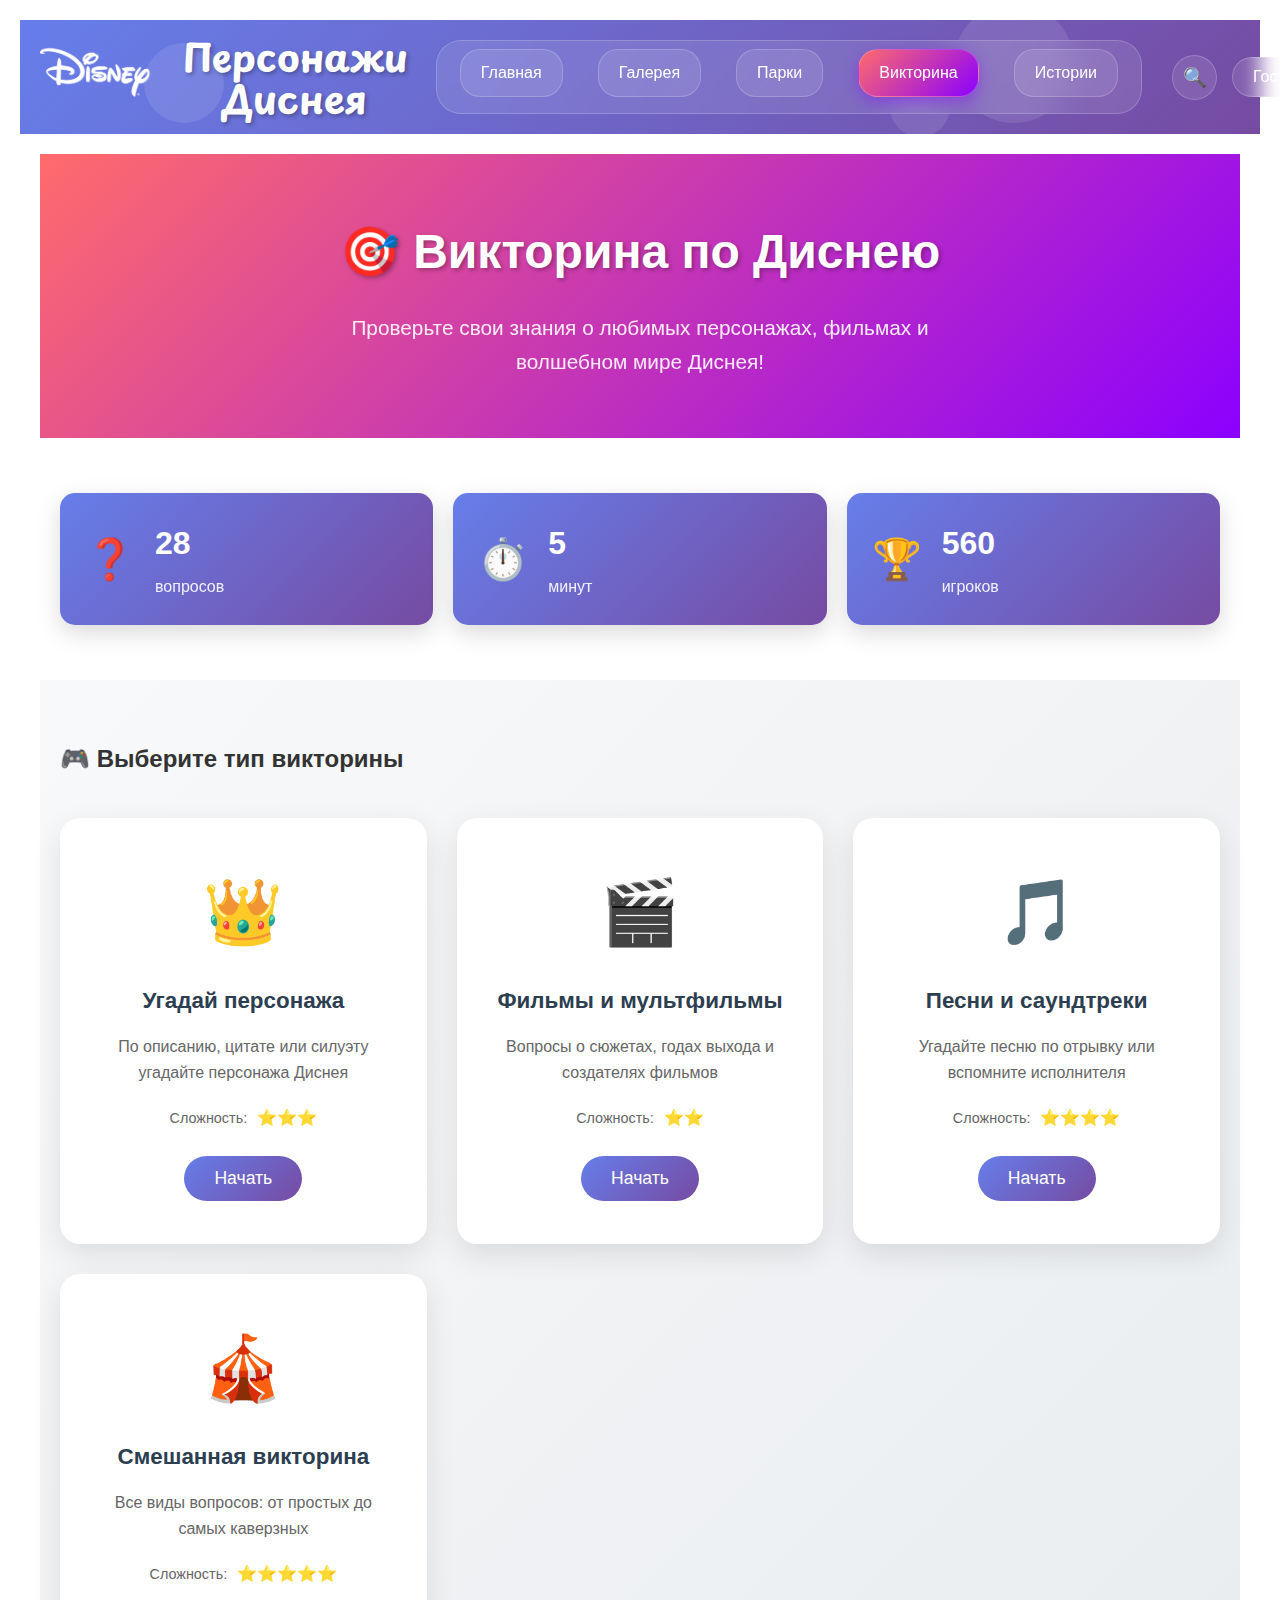
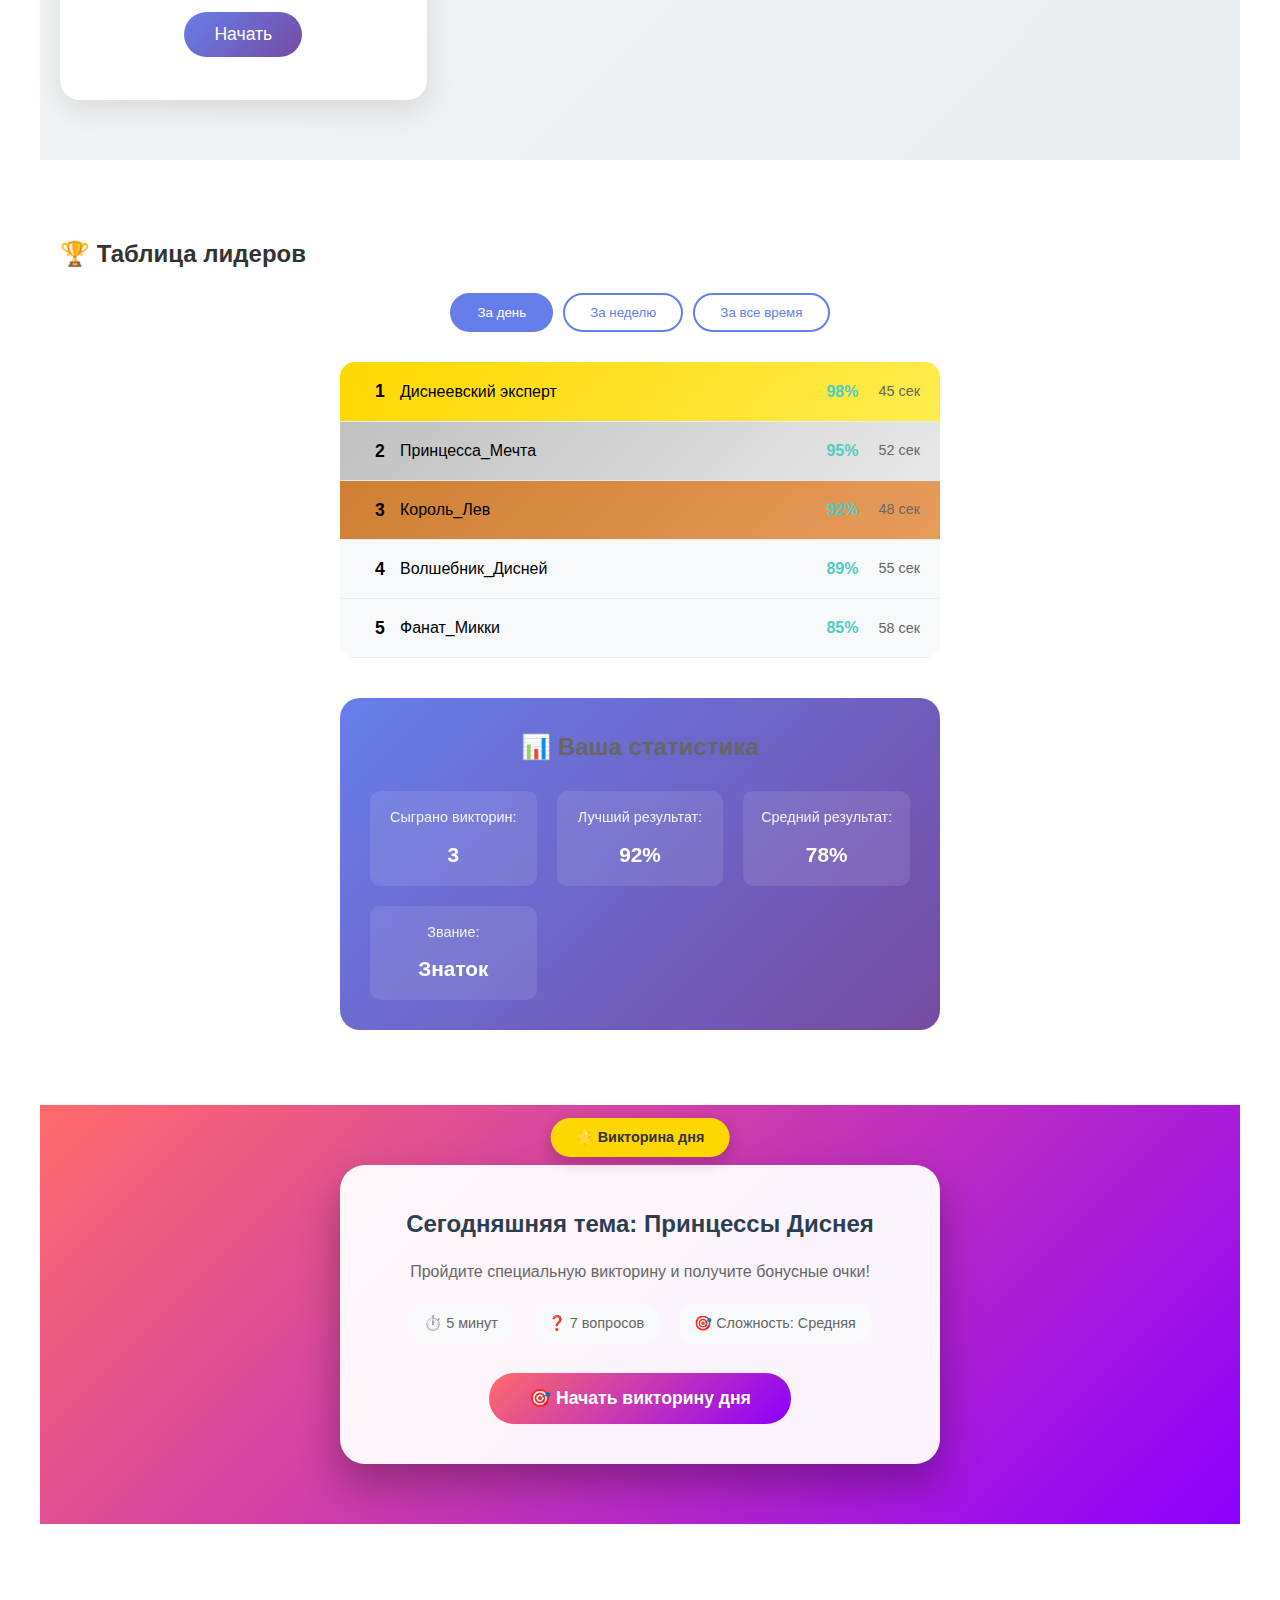
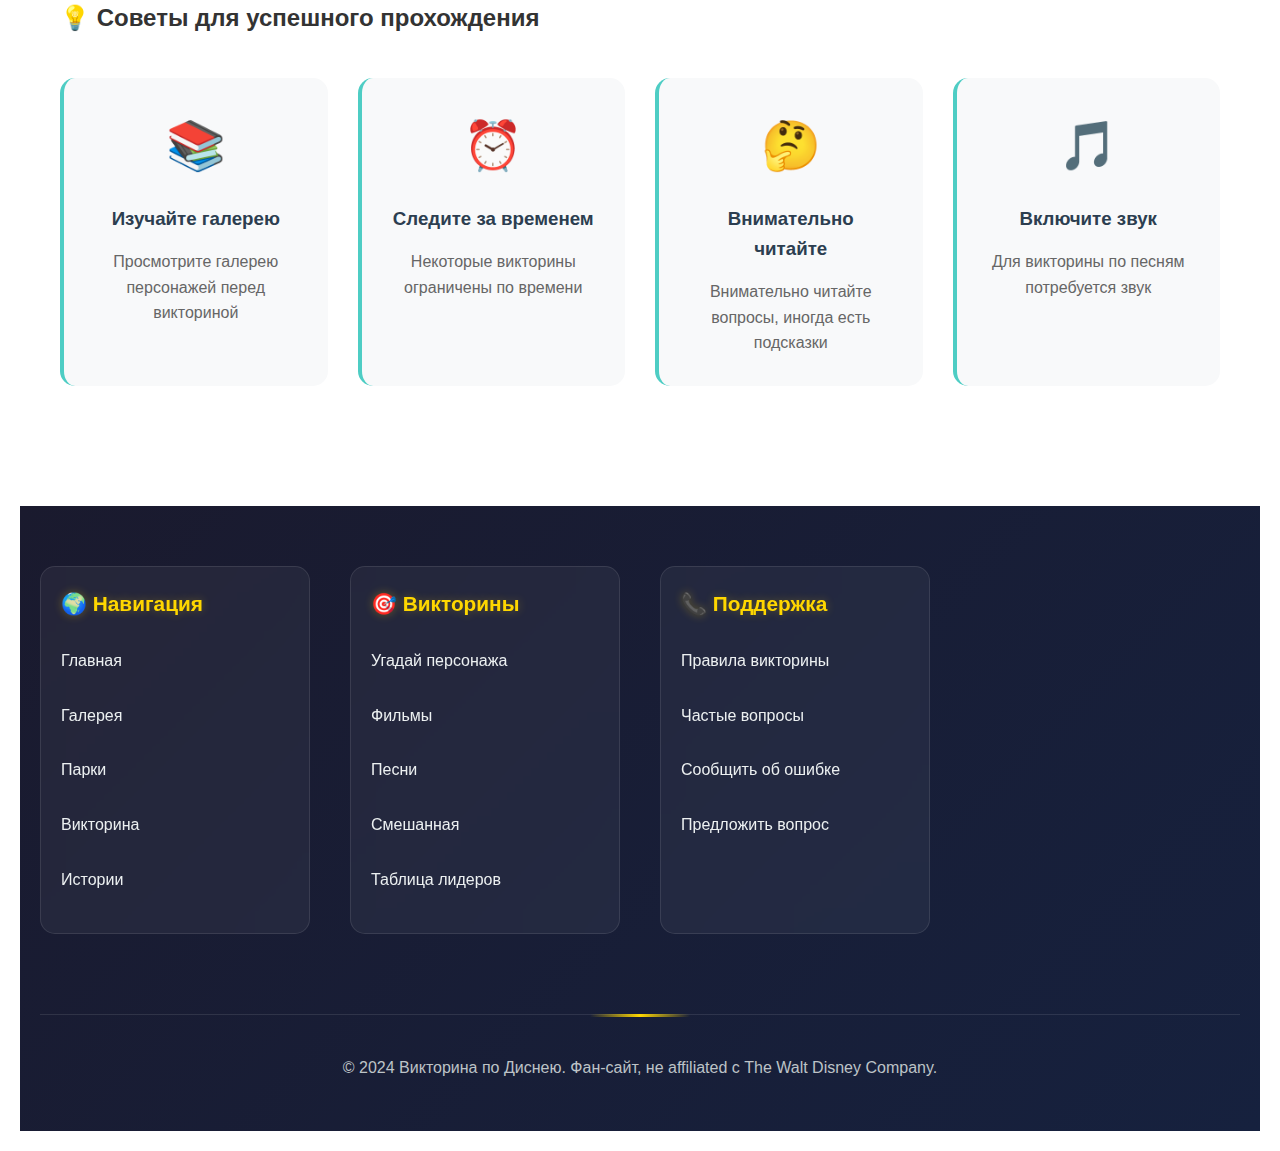
<file: quiz.html>
﻿<!DOCTYPE html>
<link rel="icon" type="image/png" href="images/фавиконка.jpg">
<html lang="ru">
<head>
    <meta charset="utf-8" />
    <meta name="viewport" content="width=device-width, initial-scale=1.0">
    <title>Викторина по Диснею - Персонажи Диснея</title>
    <meta name="description" content="Проверьте свои знания о персонажах Диснея в увлекательной викторине! Угадай персонажа, фильмы и волшебные моменты.">
    <link rel="stylesheet" href="style.css">
    <link href="https://fonts.googleapis.com/css2?family=Playpen+Sans:wght@100..800&display=swap" rel="stylesheet">
</head>
<body>
    <header class="site-header">
        <div class="header-bg-elements">
            <div class="bg-element bg-1"></div>
            <div class="bg-element bg-2"></div>
            <div class="bg-element bg-3"></div>
        </div>

        <div class="header-container">
            <div class="header-left">
                <a href="index.html" class="logo-link">
                    <img src="images/Disney_Logo.png" alt="Disney Logo" class="logo-image">
                </a>
            </div>

            <div class="header-center">
                <h1 class="main-title-white">Персонажи Диснея</h1>
            </div>

            <div class="header-right">
                <nav class="header-nav" id="main-nav">
                    <div class="nav-item">
                        <a href="index.html" class="nav-link">
                            <span class="nav-text">Главная</span>
                        </a>
                    </div>
                    <div class="nav-item">
                        <a href="gallery.html" class="nav-link">
                            <span class="nav-text">Галерея</span>
                        </a>
                    </div>
                    <div class="nav-item">
                        <a href="parks.html" class="nav-link">
                            <span class="nav-text">Парки</span>
                        </a>
                    </div>
                    <div class="nav-item">
                        <a href="quiz.html" class="nav-link">
                            <span class="nav-text">Викторина</span>
                        </a>
                    </div>
                    <div class="nav-item">
                        <a href="stories.html" class="nav-link">
                            <span class="nav-text">Истории</span>
                        </a>
                    </div>
                </nav>

                <div class="header-actions">
                    <div class="header-search">
                        <button class="search-toggle" onclick="toggleSearch()">
                            🔍
                        </button>
                        <div class="search-box" id="search-box">
                            <input type="text" class="search-input" placeholder="Поиск персонажей, фильмов...">
                            <div class="search-suggestions" id="search-suggestions"></div>
                        </div>
                    </div>

                    <div class="user-menu">
                        <button class="user-btn" onclick="toggleUserDropdown()">
                            <span class="user-name">Гость</span>
                        </button>

                        
                        <div class="user-dropdown-box" id="user-dropdown-box">
                            <div class="auth-container">
                                <div class="auth-tabs">
                                    <button class="auth-tab active" data-tab="login">Вход</button>
                                    <button class="auth-tab" data-tab="register">Регистрация</button>
                                </div>

                                <form id="login-form" class="auth-form active" data-form="login">
                                    <div class="form-group">
                                        <input type="email" id="login-email" placeholder="Email" required>
                                    </div>

                                    <div class="form-group">
                                        <div class="password-input">
                                            <input type="password" id="login-password" placeholder="Пароль" required>
                                            <button type="button" class="toggle-password" onclick="togglePassword('login-password')">👁️</button>
                                        </div>
                                    </div>

                                    <div class="form-options">
                                        <label class="checkbox">
                                            <input type="checkbox" id="remember-me">
                                            <span>Запомнить меня</span>
                                        </label>
                                        <a href="#forgot" class="forgot-password">Забыли пароль?</a>
                                    </div>

                                    <button type="submit" class="auth-btn">Войти</button>


                                </form>

                                
                                <form id="register-form" class="auth-form" data-form="register">
                                    <div class="form-group">
                                        <input type="text" id="register-name" placeholder="Имя" required minlength="2">
                                    </div>

                                    <div class="form-group">
                                        <input type="email" id="register-email" placeholder="Email" required>
                                    </div>

                                    <div class="form-group">
                                        <div class="password-input">
                                            <input type="password" id="register-password" placeholder="Пароль" required minlength="6">
                                            <button type="button" class="toggle-password" onclick="togglePassword('register-password')">👁️</button>
                                        </div>
                                        <div class="password-strength" id="password-strength">
                                            <div class="strength-bar"></div>
                                            <span class="strength-text">Введите пароль</span>
                                        </div>
                                    </div>

                                    <div class="form-group">
                                        <div class="password-input">
                                            <input type="password" id="register-confirm" placeholder="Подтвердите пароль" required>
                                            <button type="button" class="toggle-password" onclick="togglePassword('register-confirm')">👁️</button>
                                        </div>
                                        <div class="password-match" id="password-match"></div>
                                    </div>

                                    <div class="form-group terms-group">
                                        <label class="checkbox">
                                            <input type="checkbox" id="accept-terms" required>
                                            <span>Я согласен с <a href="#terms">условиями</a></span>
                                        </label>
                                    </div>

                                    <button type="submit" class="auth-btn">Зарегистрироваться</button>
                                </form>
                            </div>
                        </div>
                    </div>
                </div>
            </div>

            
            <button class="mobile-menu-toggle" onclick="toggleMobileMenu()">
                ☰
            </button>
        </div>
    </header>

    
    <div class="layout-1">
        <header class="quiz-header">
            <h1>🎯 Викторина по Диснею</h1>
            <p>Проверьте свои знания о любимых персонажах, фильмах и волшебном мире Диснея!</p>
        </header>

        
        <div class="quiz-stats">
            <div class="quiz-stat">
                <div class="stat-icon">❓</div>
                <div class="stat-info">
                    <div class="stat-number" id="questions-total">50+</div>
                    <div class="stat-label">вопросов</div>
                </div>
            </div>
            <div class="quiz-stat">
                <div class="stat-icon">⏱️</div>
                <div class="stat-info">
                    <div class="stat-number" id="quiz-time">10</div>
                    <div class="stat-label">минут</div>
                </div>
            </div>
            <div class="quiz-stat">
                <div class="stat-icon">🏆</div>
                <div class="stat-info">
                    <div class="stat-number" id="players-total">1000+</div>
                    <div class="stat-label">игроков</div>
                </div>
            </div>
        </div>

        
        <section class="quiz-selection">
            <h2>🎮 Выберите тип викторины</h2>
            <div class="quiz-types-grid">
                <div class="quiz-type-card" data-type="characters">
                    <div class="type-icon">👑</div>
                    <h3>Угадай персонажа</h3>
                    <p>По описанию, цитате или силуэту угадайте персонажа Диснея</p>
                    <div class="type-difficulty">
                        <span class="difficulty-label">Сложность:</span>
                        <span class="difficulty-stars">⭐⭐⭐</span>
                    </div>
                    <button class="start-quiz-btn" onclick="startQuiz('characters')">Начать</button>
                </div>

                <div class="quiz-type-card" data-type="movies">
                    <div class="type-icon">🎬</div>
                    <h3>Фильмы и мультфильмы</h3>
                    <p>Вопросы о сюжетах, годах выхода и создателях фильмов</p>
                    <div class="type-difficulty">
                        <span class="difficulty-label">Сложность:</span>
                        <span class="difficulty-stars">⭐⭐</span>
                    </div>
                    <button class="start-quiz-btn" onclick="startQuiz('movies')">Начать</button>
                </div>

                <div class="quiz-type-card" data-type="songs">
                    <div class="type-icon">🎵</div>
                    <h3>Песни и саундтреки</h3>
                    <p>Угадайте песню по отрывку или вспомните исполнителя</p>
                    <div class="type-difficulty">
                        <span class="difficulty-label">Сложность:</span>
                        <span class="difficulty-stars">⭐⭐⭐⭐</span>
                    </div>
                    <button class="start-quiz-btn" onclick="startQuiz('songs')">Начать</button>
                </div>

                <div class="quiz-type-card" data-type="mixed">
                    <div class="type-icon">🎪</div>
                    <h3>Смешанная викторина</h3>
                    <p>Все виды вопросов: от простых до самых каверзных</p>
                    <div class="type-difficulty">
                        <span class="difficulty-label">Сложность:</span>
                        <span class="difficulty-stars">⭐⭐⭐⭐⭐</span>
                    </div>
                    <button class="start-quiz-btn" onclick="startQuiz('mixed')">Начать</button>
                </div>
            </div>
        </section>

        
        <div class="quiz-progress" id="quiz-progress" style="display: none;">
            <div class="progress-bar">
                <div class="progress-fill" id="progress-fill"></div>
            </div>
            <div class="progress-info">
                <span class="current-question" id="current-question">1</span>
                <span class="progress-separator">/</span>
                <span class="total-questions" id="total-questions">10</span>
            </div>
            <div class="timer" id="timer">
                ⏱️ <span id="time-left">60</span> сек
            </div>
        </div>

        
        <section class="quiz-area" id="quiz-area" style="display: none;">
            <div class="question-card" id="question-card">
            </div>

            <div class="quiz-actions">
                <button class="quiz-nav-btn prev-btn" id="prev-btn" onclick="previousQuestion()" disabled>⬅️ Назад</button>
                <button class="quiz-nav-btn next-btn" id="next-btn" onclick="nextQuestion()">Далее ➡️</button>
                <button class="quiz-submit-btn" id="submit-btn" onclick="submitQuiz()" style="display: none;">🏁 Завершить</button>
            </div>
        </section>

        
        <section class="quiz-results" id="quiz-results" style="display: none;">
            <div class="results-card">
                <div class="results-header">
                    <div class="results-icon" id="results-icon">🎉</div>
                    <h2 id="results-title">Поздравляем!</h2>
                </div>

                <div class="results-stats">
                    <div class="result-stat">
                        <span class="stat-name">Правильные ответы:</span>
                        <span class="stat-value" id="correct-answers">0</span>
                    </div>
                    <div class="result-stat">
                        <span class="stat-name">Всего вопросов:</span>
                        <span class="stat-value" id="total-questions-result">0</span>
                    </div>
                    <div class="result-stat">
                        <span class="stat-name">Процент успеха:</span>
                        <span class="stat-value" id="success-percentage">0%</span>
                    </div>
                    <div class="result-stat">
                        <span class="stat-name">Потраченное время:</span>
                        <span class="stat-value" id="time-spent">0 сек</span>
                    </div>
                </div>

                <div class="results-message" id="results-message">
                    Отличный результат! Вы настоящий эксперт по Диснею!
                </div>

                <div class="results-actions">
                    <button class="retry-btn" onclick="retryQuiz()">🔄 Пройти еще раз</button>
                    <button class="new-quiz-btn" onclick="showQuizSelection()">🎮 Другая викторина</button>
                    <button class="share-btn" onclick="shareResults()">📤 Поделиться</button>
                </div>

                <div class="achievements" id="achievements">
                </div>
            </div>
        </section>

        
        <section class="leaderboard-section">
            <h2>🏆 Таблица лидеров</h2>
            <div class="leaderboard-tabs">
                <button class="leaderboard-tab active" data-period="daily">За день</button>
                <button class="leaderboard-tab" data-period="weekly">За неделю</button>
                <button class="leaderboard-tab" data-period="alltime">За все время</button>
            </div>

            <div class="leaderboard-list" id="leaderboard-list">
            </div>

            <div class="personal-stats" id="personal-stats">
                <h3>📊 Ваша статистика</h3>
                <div class="personal-stats-grid">
                    <div class="personal-stat">
                        <span class="personal-stat-label">Сыграно викторин:</span>
                        <span class="personal-stat-value" id="quizzes-played">0</span>
                    </div>
                    <div class="personal-stat">
                        <span class="personal-stat-label">Лучший результат:</span>
                        <span class="personal-stat-value" id="best-score">0%</span>
                    </div>
                    <div class="personal-stat">
                        <span class="personal-stat-label">Средний результат:</span>
                        <span class="personal-stat-value" id="average-score">0%</span>
                    </div>
                    <div class="personal-stat">
                        <span class="personal-stat-label">Звание:</span>
                        <span class="personal-stat-value" id="player-rank">Новичок</span>
                    </div>
                </div>
            </div>
        </section>

        
        <section class="daily-quiz-section">
            <div class="daily-quiz-card">
                <div class="daily-badge">🌟 Викторина дня</div>
                <div class="daily-content">
                    <h3>Сегодняшняя тема: <span id="daily-topic">Принцессы Диснея</span></h3>
                    <p>Пройдите специальную викторину и получите бонусные очки!</p>
                    <div class="daily-stats">
                        <span>⏱️ 5 минут</span>
                        <span>❓ 7 вопросов</span>
                        <span>🎯 Сложность: Средняя</span>
                    </div>
                    <button class="daily-quiz-btn" onclick="startDailyQuiz()">🎯 Начать викторину дня</button>
                </div>
            </div>
        </section>

        
        <section class="quiz-tips">
            <h2>💡 Советы для успешного прохождения</h2>
            <div class="tips-grid">
                <div class="tip-card">
                    <div class="tip-icon">📚</div>
                    <h3>Изучайте галерею</h3>
                    <p>Просмотрите галерею персонажей перед викториной</p>
                </div>
                <div class="tip-card">
                    <div class="tip-icon">⏰</div>
                    <h3>Следите за временем</h3>
                    <p>Некоторые викторины ограничены по времени</p>
                </div>
                <div class="tip-card">
                    <div class="tip-icon">🤔</div>
                    <h3>Внимательно читайте</h3>
                    <p>Внимательно читайте вопросы, иногда есть подсказки</p>
                </div>
                <div class="tip-card">
                    <div class="tip-icon">🎵</div>
                    <h3>Включите звук</h3>
                    <p>Для викторины по песням потребуется звук</p>
                </div>
            </div>
        </section>
    </div>

   
    <footer class="animated-footer">
        <div class="footer-container">
            <div class="footer-section">
                <h3>🌍 Навигация</h3>
                <ul class="footer-links">
                    <li><a href="index.html">Главная</a></li>
                    <li><a href="gallery.html">Галерея</a></li>
                    <li><a href="parks.html">Парки</a></li>
                    <li><a href="quiz.html">Викторина</a></li>
                    <li><a href="stories.html">Истории</a></li>
                </ul>
            </div>

            <div class="footer-section">
                <h3>🎯 Викторины</h3>
                <ul class="footer-links">
                    <li><a href="#" onclick="startQuiz('characters')">Угадай персонажа</a></li>
                    <li><a href="#" onclick="startQuiz('movies')">Фильмы</a></li>
                    <li><a href="#" onclick="startQuiz('songs')">Песни</a></li>
                    <li><a href="#" onclick="startQuiz('mixed')">Смешанная</a></li>
                    <li><a href="#leaderboard">Таблица лидеров</a></li>
                </ul>
            </div>

            <div class="footer-section">
                <h3>📞 Поддержка</h3>
                <ul class="footer-links">
                    <li><a href="#">Правила викторины</a></li>
                    <li><a href="#">Частые вопросы</a></li>
                    <li><a href="#">Сообщить об ошибке</a></li>
                    <li><a href="#">Предложить вопрос</a></li>
                </ul>
            </div>

            <div class="footer-bottom">
                <p class="copyright">© 2024 Викторина по Диснею. Фан-сайт, не affiliated с The Walt Disney Company.</p>
            </div>
        </div>
    </footer>

    <script>
        function toggleSearch() {
            const searchBox = document.getElementById('search-box');

            searchBox.classList.toggle('active');

            if (searchBox.classList.contains('active')) {
                setTimeout(() => {
                    const input = document.querySelector('.search-input');
                    if (input) {
                        input.focus();
                        input.click();
                    }
                }, 300);
            }
        }

        function closeAllDropdowns() {
            const searchBox = document.getElementById('search-box');
            searchBox.classList.remove('active');

            if (window.innerWidth <= 768) {
                const headerRight = document.querySelector('.header-right');
                headerRight.classList.remove('active');
            }
        }

        function toggleMobileMenu() {
            const headerRight = document.querySelector('.header-right');
            const isActive = headerRight.classList.contains('active');

            closeAllDropdowns();

            if (!isActive) {
                headerRight.classList.add('active');
            }
        }

        
        document.addEventListener('click', function (event) {
            const searchBox = document.getElementById('search-box');
            const searchToggle = document.querySelector('.search-toggle');
            const headerRight = document.querySelector('.header-right');
            const mobileToggle = document.querySelector('.mobile-menu-toggle');

            console.log('Document click event');

            if (searchBox.classList.contains('active') &&
                !searchBox.contains(event.target) &&
                !searchToggle.contains(event.target)) {
                console.log('Closing search box - clicked outside');
                searchBox.classList.remove('active');
            }

            if (window.innerWidth <= 768) {
                if (headerRight.classList.contains('active') &&
                    !headerRight.contains(event.target) &&
                    !mobileToggle.contains(event.target)) {
                    headerRight.classList.remove('active');
                }
            }
        });

        
        function setupHeaderSearch() {
            const searchInput = document.querySelector('.search-input');
            const suggestions = document.getElementById('search-suggestions');

            if (!searchInput) {
                console.error('Search input not found!');
                return;
            }

            searchInput.addEventListener('input', debounce(function (e) {
                const value = e.target.value.trim();
                suggestions.innerHTML = '';

                if (value.length > 1) {
                    showSearchSuggestions(value);
                } else if (value.length === 0) {
                    suggestions.innerHTML = '<div class="no-results">Введите имя персонажа или фильма</div>';
                }
            }, 300));

            searchInput.addEventListener('keypress', function (e) {
                if (e.key === 'Enter') {
                    performSearch(this.value);
                }
            });

            
            searchInput.addEventListener('focus', function () {
                if (this.value.trim() === '') {
                    suggestions.innerHTML = '<div class="no-results">Введите имя персонажа или фильма</div>';
                }
            });
        }

        function showSearchSuggestions(query) {
            const suggestions = [
                { name: "Микки Маус", type: "character", url: "gallery.html#mickey", icon: "🐭" },
                { name: "Эльза", type: "character", url: "gallery.html#elsa", icon: "❄️" },
                { name: "Симба", type: "character", url: "gallery.html#simba", icon: "🦁" },
                { name: "Бель", type: "character", url: "gallery.html#belle", icon: "👑" },
                { name: "Холодное сердце", type: "movie", url: "gallery.html?movie=frozen", icon: "🎬" },
                { name: "Король Лев", type: "movie", url: "gallery.html?movie=lionking", icon: "🎬" }
            ];

            const matches = suggestions.filter(item =>
                item.name.toLowerCase().includes(query.toLowerCase())
            );

            const suggestionsContainer = document.getElementById('search-suggestions');

            if (matches.length > 0) {
                suggestionsContainer.innerHTML = matches.map(item => `
            <div class="search-suggestion" onclick="selectSuggestion('${item.name}', '${item.url}')">
                <span class="suggestion-icon">${item.icon}</span>
                <span class="suggestion-text">${item.name}</span>
                <span class="suggestion-type">${item.type === 'character' ? 'Персонаж' : 'Фильм'}</span>
            </div>
`).join('');
            } else {
                suggestionsContainer.innerHTML = '<div class="no-results">Ничего не найдено. Попробуйте другой запрос.</div>';
            }
        }

        function selectSuggestion(term, url) {
            document.querySelector('.search-input').value = term;
            document.getElementById('search-box').classList.remove('active');

            
            setTimeout(() => {
                if (url.includes('#')) {
                    window.location.href = url;
                } else {
                    window.location.href = `${url}&search=${encodeURIComponent(term)}`;
                }
            }, 300);
        }

        function performSearch(term) {
            if (term.trim()) {
                document.getElementById('search-box').classList.remove('active');
                window.location.href = `gallery.html?search=${encodeURIComponent(term)}`;
            }
        }

        
        function setActiveNavLink() {
            const currentPage = window.location.pathname.split('/').pop();
            const navLinks = document.querySelectorAll('.nav-link');

            navLinks.forEach(link => {
                const linkHref = link.getAttribute('href');
                if (linkHref === currentPage) {
                    link.classList.add('active');
                } else {
                    link.classList.remove('active');
                }
            });
        }

        
        document.addEventListener('keydown', function (event) {
            if (event.key === 'Escape') {
                closeAllDropdowns();
            }
        });

        
        document.addEventListener('DOMContentLoaded', function () {
            
            document.querySelector('.search-toggle').onclick = toggleSearch;

            document.addEventListener('click', function (e) {
                const searchBox = document.getElementById('search-box');
                const toggle = document.querySelector('.search-toggle');

                if (searchBox.classList.contains('active') &&
                    !searchBox.contains(e.target) &&
                    !toggle.contains(e.target)) {
                    searchBox.classList.remove('active');
                }
            });
        });

        
        function debounce(func, wait) {
            let timeout;
            return function executedFunction(...args) {
                const later = () => {
                    clearTimeout(timeout);
                    func(...args);
                };
                clearTimeout(timeout);
                timeout = setTimeout(later, wait);
            };
        }

        
        const quizData = {
            characters: [
                {
                    question: "Кто этот персонаж?",
                    type: "silhouette",
                    image: "👑",
                    options: ["Бель", "Ариэль", "Золушка", "Рапунцель"],
                    correct: 0,
                    hint: "Она любит читать книги"
                },
                {
                    question: "Как зовут эту принцессу?",
                    type: "description",
                    description: "Она имеет магическую силу создавать лед и снег, и является королевой Эренделла",
                    options: ["Анна", "Эльза", "Моана", "Мулан"],
                    correct: 1,
                    hint: "Её песня 'Let It Go' стала хитом"
                },
                {
                    question: "Угадай персонажа по цитате: 'В какой-то момент ты просто перестаешь беспокоиться и пускаешь всё на самотёк'",
                    type: "quote",
                    options: ["Тимон", "Пумба", "Рафики", "Симба"],
                    correct: 1,
                    hint: "Этот персонаж следует философии 'Хакуна Матата'"
                },
                {
                    question: "Кто из этих персонажей НЕ является принцессой Диснея?",
                    type: "multiple",
                    options: ["Мегара", "Эсмеральда", "Джейн", "Все являются принцессами"],
                    correct: 3,
                    hint: "Подумайте о официальном списке принцесс Диснея"
                }
            ],
            movies: [
                {
                    question: "В каком году вышел первый полнометражный мультфильм Диснея 'Белоснежка и семь гномов'?",
                    type: "text",
                    options: ["1937", "1940", "1950", "1935"],
                    correct: 0,
                    hint: "Это был революционный для своего времени мультфильм"
                },
                {
                    question: "Какой фильм Диснея стал самым кассовым анимационным фильмом всех времен?",
                    type: "multiple",
                    options: ["Холодное сердце", "Король Лев", "История игрушек", "Зверополис"],
                    correct: 0,
                    hint: "Этот фильм вышел в 2013 году"
                },
                {
                    question: "Кто режиссер фильма 'Король Лев'?",
                    type: "multiple",
                    options: ["Роджер Аллерс", "Джон Маскер", "Оба варианта", "Уолт Дисней"],
                    correct: 2,
                    hint: "У фильма было два режиссера"
                }
            ],
            songs: [
                {
                    question: "Из какого фильма эта песня: 'Let It Go'?",
                    type: "audio",
                    options: ["Моана", "Холодное сердце", "Русалочка", "Мулан"],
                    correct: 1,
                    hint: "Песня исполняется королевой со способностями к магии льда"
                },
                {
                    question: "Кто исполнил песню 'A Whole New World' в оригинальной версии?",
                    type: "multiple",
                    options: ["Брэд Кейн и Лиа Салонга", "Пейдж О'Хара", "Джоди Бенсон", "Энди Уильямс"],
                    correct: 0,
                    hint: "Это дуэт из фильма 'Аладдин'"
                },
                {
                    question: "Продолжите фразу: 'Я могу показать тебе весь мир...'",
                    type: "text",
                    options: ["Сияющий, блистательный, прекрасный", "Сверкающий, великолепный, волшебный", "Блестящий, чудесный, прекрасный", "Светящийся, величественный, дивный"],
                    correct: 0,
                    hint: "Это из песни 'A Whole New World'"
                }
            ]
        };

       
        let currentQuiz = null;
        let currentQuestionIndex = 0;
        let userAnswers = [];
        let quizStartTime = null;
        let timerInterval = null;
        let timeLeft = 60;

        document.addEventListener('DOMContentLoaded', function () {
            initializeQuizPage();
            loadLeaderboard();
            loadPersonalStats();
            setActiveNavLink();
        });

        function initializeQuizPage() {
            animateNumbers();
            setupLeaderboardTabs();
        }

        function animateNumbers() {
            const numbers = document.querySelectorAll('.stat-number');
            numbers.forEach(number => {
                const target = number.textContent;
                number.textContent = '0';
                let count = 0;
                const increment = parseInt(target) / 50;
                const timer = setInterval(() => {
                    count += increment;
                    if (count >= parseInt(target)) {
                        number.textContent = target;
                        clearInterval(timer);
                    } else {
                        number.textContent = Math.floor(count);
                    }
                }, 30);
            });
        }

        
        function startQuiz(quizType) {
            currentQuiz = quizType;
            currentQuestionIndex = 0;
            userAnswers = [];
            quizStartTime = new Date();
            timeLeft = 60;

            document.querySelector('.quiz-selection').style.display = 'none';
            document.getElementById('quiz-progress').style.display = 'block';
            document.getElementById('quiz-area').style.display = 'block';
            document.getElementById('quiz-results').style.display = 'none';

            loadQuestion();

            startTimer();
        }

        function startDailyQuiz() {
            alert('🌟 Викторина дня запускается! Удачи!');
            startQuiz('mixed');
        }

        function loadQuestion() {
            const questions = getCurrentQuestions();
            const question = questions[currentQuestionIndex];
            const questionCard = document.getElementById('question-card');

            updateProgress();

            let questionHTML = `
                        <div class="question-header">
                            <span class="question-number">Вопрос ${currentQuestionIndex + 1}</span>
                            <span class="question-type">${getQuestionTypeLabel(question.type)}</span>
                        </div>

                        <div class="question-content">
                            <h3 class="question-text">${question.question}</h3>
                    `;

            
            if (question.image) {
                questionHTML += `<div class="question-image">${question.image}</div>`;
            }
            if (question.description) {
                questionHTML += `<p class="question-description">${question.description}</p>`;
            }

            questionHTML += `<div class="options-container">`;

            question.options.forEach((option, index) => {
                const isSelected = userAnswers[currentQuestionIndex] === index;
                questionHTML += `
                            <div class="option ${isSelected ? 'selected' : ''}" onclick="selectOption(${index})">
                                <span class="option-letter">${String.fromCharCode(65 + index)}</span>
                                <span class="option-text">${option}</span>
                                ${isSelected ? '<span class="option-check">✓</span>' : ''}
                            </div>
                        `;
            });

            questionHTML += `</div>`;

            if (question.hint) {
                questionHTML += `
                            <div class="question-hint" onclick="toggleHint(this)">
                                <span class="hint-icon">💡</span>
                                <span class="hint-text">Показать подсказку</span>
                                <div class="hint-content">${question.hint}</div>
                            </div>
                        `;
            }

            questionCard.innerHTML = questionHTML;

            updateNavigationButtons();
        }

        function selectOption(optionIndex) {
            userAnswers[currentQuestionIndex] = optionIndex;
            loadQuestion(); 
        }

        function toggleHint(hintElement) {
            const hintContent = hintElement.querySelector('.hint-content');
            const hintText = hintElement.querySelector('.hint-text');

            if (hintContent.style.display === 'block') {
                hintContent.style.display = 'none';
                hintText.textContent = 'Показать подсказку';
            } else {
                hintContent.style.display = 'block';
                hintText.textContent = 'Скрыть подсказку';
            }
        }

        
        function nextQuestion() {
            const questions = getCurrentQuestions();
            if (currentQuestionIndex < questions.length - 1) {
                currentQuestionIndex++;
                loadQuestion();
            } else {
                document.getElementById('next-btn').style.display = 'none';
                document.getElementById('submit-btn').style.display = 'block';
            }
        }

        function previousQuestion() {
            if (currentQuestionIndex > 0) {
                currentQuestionIndex--;
                loadQuestion();
            }
        }

        function updateNavigationButtons() {
            const prevBtn = document.getElementById('prev-btn');
            const nextBtn = document.getElementById('next-btn');
            const submitBtn = document.getElementById('submit-btn');

            prevBtn.disabled = currentQuestionIndex === 0;

            const questions = getCurrentQuestions();
            if (currentQuestionIndex === questions.length - 1) {
                nextBtn.style.display = 'none';
                submitBtn.style.display = 'block';
            } else {
                nextBtn.style.display = 'block';
                submitBtn.style.display = 'none';
            }
        }

        
        function startTimer() {
            updateTimerDisplay();
            timerInterval = setInterval(() => {
                timeLeft--;
                updateTimerDisplay();

                if (timeLeft <= 0) {
                    clearInterval(timerInterval);
                    submitQuiz();
                }
            }, 1000);
        }

        function updateTimerDisplay() {
            const timerElement = document.getElementById('time-left');
            timerElement.textContent = timeLeft;

            if (timeLeft <= 10) {
                timerElement.style.color = '#ff6b6b';
                timerElement.style.fontWeight = 'bold';
            }
        }

        
        function updateProgress() {
            const questions = getCurrentQuestions();
            const progressFill = document.getElementById('progress-fill');
            const currentQuestionElement = document.getElementById('current-question');
            const totalQuestionsElement = document.getElementById('total-questions');

            const progress = ((currentQuestionIndex + 1) / questions.length) * 100;
            progressFill.style.width = `${progress}%`;

            currentQuestionElement.textContent = currentQuestionIndex + 1;
            totalQuestionsElement.textContent = questions.length;
        }

        
        function submitQuiz() {
            clearInterval(timerInterval);

            const timeSpent = 60 - timeLeft;
            const results = calculateResults(timeSpent);

            showResults(results);
            saveQuizResults(results);
            updatePersonalStats(results);
        }

        function calculateResults(timeSpent) {
            const questions = getCurrentQuestions();
            let correctAnswers = 0;

            questions.forEach((question, index) => {
                if (userAnswers[index] === question.correct) {
                    correctAnswers++;
                }
            });

            const percentage = Math.round((correctAnswers / questions.length) * 100);

            return {
                correctAnswers,
                totalQuestions: questions.length,
                percentage,
                timeSpent,
                quizType: currentQuiz
            };
        }

        function showResults(results) {
            document.getElementById('quiz-area').style.display = 'none';
            document.getElementById('quiz-progress').style.display = 'none';
            document.getElementById('quiz-results').style.display = 'block';

            document.getElementById('correct-answers').textContent = results.correctAnswers;
            document.getElementById('total-questions-result').textContent = results.totalQuestions;
            document.getElementById('success-percentage').textContent = `${results.percentage}%`;
            document.getElementById('time-spent').textContent = `${results.timeSpent} сек`;

            const resultsIcon = document.getElementById('results-icon');
            const resultsTitle = document.getElementById('results-title');
            const resultsMessage = document.getElementById('results-message');

            if (results.percentage >= 80) {
                resultsIcon.textContent = '🏆';
                resultsTitle.textContent = 'Потрясающе!';
                resultsMessage.textContent = 'Вы настоящий эксперт по Диснею!';
            } else if (results.percentage >= 60) {
                resultsIcon.textContent = '🎉';
                resultsTitle.textContent = 'Отлично!';
                resultsMessage.textContent = 'Хорошие знания, но есть куда расти!';
            } else if (results.percentage >= 40) {
                resultsIcon.textContent = '👍';
                resultsTitle.textContent = 'Неплохо!';
                resultsMessage.textContent = 'Нужно пересмотреть любимые мультфильмы!';
            } else {
                resultsIcon.textContent = '😊';
                resultsTitle.textContent = 'Попробуйте еще!';
                resultsMessage.textContent = 'Каждый диснеевский фанат с чего-то начинал!';
            }

            showAchievements(results);
        }

        function showAchievements(results) {
            const achievementsElement = document.getElementById('achievements');
            let achievementsHTML = '<h4>🎖️ Полученные достижения:</h4><div class="achievements-list">';

            if (results.percentage === 100) {
                achievementsHTML += '<div class="achievement gold">🏅 Идеальный результат!</div>';
            }
            if (results.timeSpent < 30) {
                achievementsHTML += '<div class="achievement silver">⚡ Скоростное прохождение</div>';
            }
            if (results.correctAnswers >= 5) {
                achievementsHTML += '<div class="achievement bronze">📚 Знаток Диснея</div>';
            }

            achievementsHTML += '</div>';
            achievementsElement.innerHTML = achievementsHTML;
        }

        function retryQuiz() {
            startQuiz(currentQuiz);
        }

        function showQuizSelection() {
            document.getElementById('quiz-results').style.display = 'none';
            document.querySelector('.quiz-selection').style.display = 'block';
        }

        function shareResults() {
            const results = {
                correctAnswers: document.getElementById('correct-answers').textContent,
                percentage: document.getElementById('success-percentage').textContent
            };

            const shareText = `🎯 Я только что прошёл викторину по Диснею и набрал ${results.percentage} правильных ответов (${results.correctAnswers})! Попробуй и ты!`;

            if (navigator.share) {
                navigator.share({
                    title: 'Мой результат в викторине по Диснею',
                    text: shareText,
                    url: window.location.href
                });
            } else {
                alert(shareText + '\n\nСкопируйте это сообщение, чтобы поделиться с друзьями!');
            }
        }

        function setupLeaderboardTabs() {
            const tabs = document.querySelectorAll('.leaderboard-tab');
            tabs.forEach(tab => {
                tab.addEventListener('click', function () {
                    tabs.forEach(t => t.classList.remove('active'));
                    this.classList.add('active');
                    loadLeaderboard(this.dataset.period);
                });
            });
        }

        function loadLeaderboard(period = 'daily') {
            const leaderboardList = document.getElementById('leaderboard-list');

            const leaders = [
                { name: "Диснеевский эксперт", score: "98%", time: "45 сек" },
                { name: "Принцесса_Мечта", score: "95%", time: "52 сек" },
                { name: "Король_Лев", score: "92%", time: "48 сек" },
                { name: "Волшебник_Дисней", score: "89%", time: "55 сек" },
                { name: "Фанат_Микки", score: "85%", time: "58 сек" }
            ];

            let leaderboardHTML = '';
            leaders.forEach((leader, index) => {
                leaderboardHTML += `
                            <div class="leaderboard-item">
                                <div class="leader-rank">${index + 1}</div>
                                <div class="leader-name">${leader.name}</div>
                                <div class="leader-score">${leader.score}</div>
                                <div class="leader-time">${leader.time}</div>
                            </div>
                        `;
            });

            leaderboardList.innerHTML = leaderboardHTML;
        }

        function loadPersonalStats() {
            document.getElementById('quizzes-played').textContent = "3";
            document.getElementById('best-score').textContent = "92%";
            document.getElementById('average-score').textContent = "78%";
            document.getElementById('player-rank').textContent = "Знаток";
        }

        function saveQuizResults(results) {
            console.log('Результаты сохранены:', results);
        }

        function updatePersonalStats(results) {
            const quizzesPlayed = parseInt(document.getElementById('quizzes-played').textContent) + 1;
            document.getElementById('quizzes-played').textContent = quizzesPlayed;

            if (results.percentage > parseInt(document.getElementById('best-score').textContent)) {
                document.getElementById('best-score').textContent = `${results.percentage}%`;
            }
        }

        function getCurrentQuestions() {
            if (currentQuiz === 'mixed') {
                const allQuestions = [...quizData.characters, ...quizData.movies, ...quizData.songs];
                return allQuestions.sort(() => Math.random() - 0.5).slice(0, 10);
            }
            return quizData[currentQuiz] || [];
        }

        function getQuestionTypeLabel(type) {
            const labels = {
                'silhouette': '👤 По силуэту',
                'description': '📝 По описанию',
                'quote': '💬 По цитате',
                'multiple': '🔢 Множественный выбор',
                'text': '📝 Текстовый вопрос',
                'audio': '🎵 Аудио вопрос'
            };
            return labels[type] || '❓ Вопрос';
        }
        
        function toggleUserDropdown() {
            const userBox = document.getElementById('user-dropdown-box');
            const isActive = userBox.classList.contains('active');

            closeAllDropdowns();

            if (!isActive) {
                userBox.classList.add('active');
                switchAuthTab('login');
                setTimeout(() => {
                    document.getElementById('login-email')?.focus();
                }, 100);
            }
        }

        function closeUserDropdown() {
            const userBox = document.getElementById('user-dropdown-box');
            userBox.classList.remove('active');
        }

        function closeAllDropdowns() {
            const searchBox = document.getElementById('search-box');
            const userBox = document.getElementById('user-dropdown-box');

            searchBox.classList.remove('active');
            userBox.classList.remove('active');

            if (window.innerWidth <= 768) {
                const headerRight = document.querySelector('.header-right');
                headerRight.classList.remove('active');
            }
        }

        document.addEventListener('click', function (event) {
            const searchBox = document.getElementById('search-box');
            const searchToggle = document.querySelector('.search-toggle');
            const userBox = document.getElementById('user-dropdown-box');
            const userBtn = document.querySelector('.user-btn');
            const headerRight = document.querySelector('.header-right');
            const mobileToggle = document.querySelector('.mobile-menu-toggle');

            if (searchBox.classList.contains('active') &&
                !searchBox.contains(event.target) &&
                !searchToggle.contains(event.target)) {
                searchBox.classList.remove('active');
            }

            if (userBox.classList.contains('active') &&
                !userBox.contains(event.target) &&
                !userBtn.contains(event.target)) {
                userBox.classList.remove('active');
            }

            if (window.innerWidth <= 768) {
                if (headerRight.classList.contains('active') &&
                    !headerRight.contains(event.target) &&
                    !mobileToggle.contains(event.target)) {
                    headerRight.classList.remove('active');
                }
            }
        });

        
        function switchAuthTab(tabName) {
            document.querySelectorAll('.auth-tab').forEach(tab => {
                tab.classList.toggle('active', tab.dataset.tab === tabName);
            });

            document.querySelectorAll('.auth-form').forEach(form => {
                form.classList.toggle('active', form.dataset.form === tabName);
            });

            clearFormErrors();
        }

        
        function togglePassword(inputId) {
            const input = document.getElementById(inputId);
            const toggleBtn = input.nextElementSibling;

            if (input.type === 'password') {
                input.type = 'text';
                toggleBtn.textContent = '🙈';
            } else {
                input.type = 'password';
                toggleBtn.textContent = '👁️';
            }
        }

        
        function checkPasswordStrength(password) {
            let strength = 0;
            const bar = document.querySelector('.strength-bar');
            const text = document.querySelector('.strength-text');

            if (!password) {
                bar.style.width = '0';
                text.textContent = 'Введите пароль';
                text.style.color = '#666';
                return;
            }

            if (password.length >= 8) strength++;
            if (/[A-Z]/.test(password)) strength++;
            if (/[0-9]/.test(password)) strength++;
            if (/[^A-Za-z0-9]/.test(password)) strength++;

            let strengthText, barColor, barWidth;
            switch (strength) {
                case 0:
                case 1:
                    strengthText = 'Слабый пароль';
                    barColor = '#ff6b6b';
                    barWidth = '25%';
                    break;
                case 2:
                    strengthText = 'Средний пароль';
                    barColor = '#ffc107';
                    barWidth = '50%';
                    break;
                case 3:
                    strengthText = 'Хороший пароль';
                    barColor = '#4ecdc4';
                    barWidth = '75%';
                    break;
                case 4:
                    strengthText = 'Надёжный пароль';
                    barColor = '#28a745';
                    barWidth = '100%';
                    break;
            }

            bar.style.width = barWidth;
            bar.style.backgroundColor = barColor;
            text.textContent = strengthText;
            text.style.color = barColor;
        }

        function checkPasswordMatch() {
            const password = document.getElementById('register-password').value;
            const confirm = document.getElementById('register-confirm').value;
            const matchDiv = document.getElementById('password-match');

            if (!confirm) {
                matchDiv.textContent = '';
                return;
            }

            if (password === confirm) {
                matchDiv.textContent = '✅ Пароли совпадают';
                matchDiv.style.color = '#28a745';
            } else {
                matchDiv.textContent = '❌ Пароли не совпадают';
                matchDiv.style.color = '#ff6b6b';
            }
        }

        function clearFormErrors() {
            document.querySelectorAll('.error-message').forEach(error => error.remove());
            document.querySelectorAll('.form-group').forEach(group => {
                group.classList.remove('error');
            });
        }

        function showError(inputId, message) {
            const input = document.getElementById(inputId);
            const group = input.closest('.form-group');

            const oldError = group.querySelector('.error-message');
            if (oldError) oldError.remove();

            const error = document.createElement('div');
            error.className = 'error-message';
            error.textContent = message;
            group.appendChild(error);
            group.classList.add('error');
        }

        function loginUser(email, password) {
            return new Promise((resolve, reject) => {
                setTimeout(() => {
                    const users = JSON.parse(localStorage.getItem('disneyUsers') || '[]');
                    const user = users.find(u => u.email === email && u.password === password);

                    if (user) {
                        const sessionData = {
                            id: user.id,
                            name: user.name,
                            email: user.email,
                            isLoggedIn: true,
                            loginTime: new Date().toISOString()
                        };

                        localStorage.setItem('disneyUser', JSON.stringify(sessionData));
                        resolve(sessionData);
                    } else {
                        reject('Неверный email или пароль');
                    }
                }, 1000);
            });
        }

        function registerUser(userData) {
            return new Promise((resolve, reject) => {
                setTimeout(() => {
                    const users = JSON.parse(localStorage.getItem('disneyUsers') || '[]');

                    const existingUser = users.find(u => u.email === userData.email);
                    if (existingUser) {
                        reject('Пользователь с таким email уже существует');
                        return;
                    }

                    const newUser = {
                        id: Date.now().toString(),
                        name: userData.name,
                        email: userData.email,
                        password: userData.password,
                        registrationDate: new Date().toISOString(),
                        favorites: [],
                        stories: []
                    };

                    users.push(newUser);
                    localStorage.setItem('disneyUsers', JSON.stringify(users));

                    const sessionData = {
                        id: newUser.id,
                        name: newUser.name,
                        email: newUser.email,
                        isLoggedIn: true,
                        loginTime: new Date().toISOString()
                    };

                    localStorage.setItem('disneyUser', JSON.stringify(sessionData));
                    resolve(sessionData);
                }, 1500);
            });
        }

        function updateUserInterface(userName) {
            const userBtn = document.querySelector('.user-btn');
            const userNameSpan = document.querySelector('.user-name');

            userBtn.classList.add('logged-in');
            userNameSpan.textContent = userName;

            userBtn.onclick = function (e) {
                e.stopPropagation();
                showUserMenu();
            };

            let dropdown = document.querySelector('.user-menu-dropdown');
            if (!dropdown) {
                dropdown = document.createElement('div');
                dropdown.className = 'user-menu-dropdown';
                dropdown.innerHTML = `
                <div class="dropdown-content">
                    <a href="#profile" class="dropdown-item">👤 Мой профиль</a>
                    <a href="#favorites" class="dropdown-item">⭐ Избранное</a>
                    <a href="#stories" class="dropdown-item">📖 Мои истории</a>
                    <a href="#settings" class="dropdown-item">⚙️ Настройки</a>
                    <div class="dropdown-divider"></div>
                    <a href="#logout" class="dropdown-item logout" onclick="logoutUser()">🚪 Выйти</a>
                </div>
            `;
                document.querySelector('.user-menu').appendChild(dropdown);
            }

            closeUserDropdown();
        }

        function showUserMenu() {
            const dropdown = document.querySelector('.user-menu-dropdown');
            if (dropdown) {
                dropdown.style.display = dropdown.style.display === 'block' ? 'none' : 'block';
            }
        }

        function logoutUser() {
            localStorage.removeItem('disneyUser');

            const userBtn = document.querySelector('.user-btn');
            const userNameSpan = document.querySelector('.user-name');

            userBtn.classList.remove('logged-in');
            userNameSpan.textContent = 'Гость';

            userBtn.onclick = toggleUserDropdown;

            const dropdown = document.querySelector('.user-menu-dropdown');
            if (dropdown) dropdown.remove();

            showNotification('Вы успешно вышли из аккаунта 👋', 'info');
        }

        function socialAuth(provider) {
            showNotification(`Авторизация через ${provider === 'google' ? 'Google' : 'ВКонтакте'}...`, 'info');

            setTimeout(() => {
                const userData = {
                    id: Date.now().toString(),
                    name: provider === 'google' ? 'Google Пользователь' : 'Пользователь ВК',
                    email: `user@${provider}.com`,
                    isLoggedIn: true,
                    socialProvider: provider,
                    loginTime: new Date().toISOString()
                };

                localStorage.setItem('disneyUser', JSON.stringify(userData));
                updateUserInterface(userData.name);
                closeUserDropdown();

                showNotification(`Вход через ${provider === 'google' ? 'Google' : 'ВКонтакте'} успешен! 🎉`, 'success');
            }, 2000);
        }

        function showNotification(message, type = 'info') {
            const oldNotification = document.querySelector('.notification');
            if (oldNotification) oldNotification.remove();

            const notification = document.createElement('div');
            notification.className = `notification ${type}`;
            notification.innerHTML = `
            <div class="notification-content">
                <span class="notification-icon">${type === 'success' ? '✅' : type === 'error' ? '❌' : 'ℹ️'}</span>
                <span class="notification-text">${message}</span>
                <button class="notification-close" onclick="this.parentElement.parentElement.remove()">×</button>
            </div>
        `;

            document.body.appendChild(notification);

            setTimeout(() => notification.classList.add('show'), 10);

            setTimeout(() => {
                if (notification.parentElement) {
                    notification.classList.remove('show');
                    setTimeout(() => notification.remove(), 300);
                }
            }, 5000);
        }

        function checkAuthStatus() {
            const userData = localStorage.getItem('disneyUser');
            if (userData) {
                try {
                    const user = JSON.parse(userData);
                    if (user.isLoggedIn) {
                        updateUserInterface(user.name);
                    }
                } catch (e) {
                    console.error('Ошибка при чтении данных пользователя:', e);
                }
            }
        }

        function initAuthForms() {
            document.querySelectorAll('.auth-tab').forEach(tab => {
                tab.addEventListener('click', (e) => {
                    e.preventDefault();
                    switchAuthTab(tab.dataset.tab);
                });
            });

            const passwordInput = document.getElementById('register-password');
            if (passwordInput) {
                passwordInput.addEventListener('input', function () {
                    checkPasswordStrength(this.value);
                    checkPasswordMatch();
                });
            }

            const confirmInput = document.getElementById('register-confirm');
            if (confirmInput) {
                confirmInput.addEventListener('input', checkPasswordMatch);
            }

            const loginForm = document.getElementById('login-form');
            if (loginForm) {
                loginForm.addEventListener('submit', async function (e) {
                    e.preventDefault();

                    const email = document.getElementById('login-email').value.trim();
                    const password = document.getElementById('login-password').value;
                    const rememberMe = document.getElementById('remember-me').checked;

                    clearFormErrors();
                    let hasErrors = false;

                    if (!email) {
                        showError('login-email', 'Введите email');
                        hasErrors = true;
                    } else if (!/\S+@\S+\.\S+/.test(email)) {
                        showError('login-email', 'Введите корректный email');
                        hasErrors = true;
                    }

                    if (!password) {
                        showError('login-password', 'Введите пароль');
                        hasErrors = true;
                    }

                    if (hasErrors) return;

                    const submitBtn = this.querySelector('.auth-btn');
                    const originalText = submitBtn.textContent;
                    submitBtn.textContent = 'Вход...';
                    submitBtn.disabled = true;

                    try {
                        const userData = await loginUser(email, password);

                        updateUserInterface(userData.name);

                        showNotification(`Добро пожаловать, ${userData.name}! ✨`, 'success');

                        if (rememberMe) {
                            localStorage.setItem('rememberMe', 'true');
                        }

                    } catch (error) {
                        showNotification(error, 'error');
                        showError('login-email', ' ');
                        showError('login-password', 'Неверный email или пароль');
                    } finally {
                        submitBtn.textContent = originalText;
                        submitBtn.disabled = false;
                    }
                });
            }

            const registerForm = document.getElementById('register-form');
            if (registerForm) {
                registerForm.addEventListener('submit', async function (e) {
                    e.preventDefault();

                    const name = document.getElementById('register-name').value.trim();
                    const email = document.getElementById('register-email').value.trim();
                    const password = document.getElementById('register-password').value;
                    const confirm = document.getElementById('register-confirm').value;
                    const acceptTerms = document.getElementById('accept-terms').checked;

                    clearFormErrors();
                    let hasErrors = false;

                    if (!name || name.length < 2) {
                        showError('register-name', 'Имя должно содержать минимум 2 символа');
                        hasErrors = true;
                    }

                    if (!email) {
                        showError('register-email', 'Введите email');
                        hasErrors = true;
                    } else if (!/\S+@\S+\.\S+/.test(email)) {
                        showError('register-email', 'Введите корректный email');
                        hasErrors = true;
                    }

                    if (!password || password.length < 6) {
                        showError('register-password', 'Пароль должен содержать минимум 6 символов');
                        hasErrors = true;
                    }

                    if (password !== confirm) {
                        showError('register-confirm', 'Пароли не совпадают');
                        hasErrors = true;
                    }

                    if (!acceptTerms) {
                        showNotification('Необходимо принять условия использования', 'error');
                        hasErrors = true;
                    }

                    if (hasErrors) return;

                    const submitBtn = this.querySelector('.auth-btn');
                    const originalText = submitBtn.textContent;
                    submitBtn.textContent = 'Регистрация...';
                    submitBtn.disabled = true;

                    try {
                        const userData = {
                            name: name,
                            email: email,
                            password: password
                        };

                        const sessionData = await registerUser(userData);

                        updateUserInterface(sessionData.name);

                        showNotification(`Регистрация успешна! Добро пожаловать, ${sessionData.name}! 🎉`, 'success');

                    } catch (error) {
                        showNotification(error, 'error');
                        if (error.includes('уже существует')) {
                            showError('register-email', 'Этот email уже зарегистрирован');
                        }
                    } finally {
                        submitBtn.textContent = originalText;
                        submitBtn.disabled = false;
                    }
                });
            }

            document.addEventListener('keydown', function (e) {
                if (e.key === 'Escape') {
                    closeAllDropdowns();
                }
            });
        }

        
        const userMenuStyles = `
.user-menu-dropdown {
        display: none;
        position: absolute;
        top: 100%;
        right: 0;
        margin-top: 10px;
        min-width: 200px;
        background: white;
        border-radius: 15px;
        box-shadow: 0 10px 30px rgba(0,0,0,0.2);
        z-index: 10002;
        animation: slideDown 0.3s ease;
}

@keyframes slideDown {
        from { opacity: 0; transform: translateY(-10px); }
        to { opacity: 1; transform: translateY(0); }
}

.dropdown-content {
        padding: 10px 0;
}

.dropdown-item {
        display: flex;
        align-items: center;
        gap: 10px;
        padding: 12px 20px;
        text-decoration: none;
        color: #333;
        transition: all 0.3s ease;
        font-size: 0.95em;
}

.dropdown-item:hover {
        background: #f8f9fa;
        color: #667eea;
}

.dropdown-item.logout {
        color: #ff6b6b;
}

.dropdown-divider {
        height: 1px;
        background: #eee;
        margin: 10px 0;
}

@media (max-width: 768px) {
        .user-menu-dropdown {
            position: fixed;
            top: 80px;
            right: 20px;
            left: 20px;
            margin-top: 0;
        }
}
`;

        const styleSheet = document.createElement('style');
        styleSheet.textContent = userMenuStyles;
        document.head.appendChild(styleSheet);

        document.addEventListener('DOMContentLoaded', function () {
            initAuthForms();

            checkAuthStatus();

            document.addEventListener('click', function (e) {
                const userMenu = document.querySelector('.user-menu-dropdown');
                const userBtn = document.querySelector('.user-btn');

                if (userMenu && userMenu.style.display === 'block' &&
                    !userMenu.contains(e.target) &&
                    !userBtn.contains(e.target)) {
                    userMenu.style.display = 'none';
                }
            });
        });
    </script>

    <style>
        .user-menu {
            position: relative;
        }

        .user-btn {
            display: flex;
            align-items: center;
            gap: 8px;
            padding: 10px 20px;
            background: rgba(255,255,255,0.1);
            color: white;
            border: none;
            border-radius: 20px;
            transition: all 0.3s ease;
            backdrop-filter: blur(10px);
            border: 1px solid rgba(255,255,255,0.2);
            font-weight: 500;
            cursor: pointer;
            font-family: inherit;
            font-size: 1em;
        }

            .user-btn:hover {
                background: rgba(255,255,255,0.2);
                transform: translateY(-2px);
            }

        .user-dropdown-box {
            position: absolute;
            top: 100%;
            right: 0;
            width: 320px;
            background: white;
            border-radius: 15px;
            padding: 20px;
            box-shadow: 0 15px 35px rgba(0,0,0,0.3);
            opacity: 0;
            visibility: hidden;
            transform: translateY(-10px);
            transition: all 0.3s ease;
            z-index: 10001;
            margin-top: 10px;
        }

            .user-dropdown-box.active {
                opacity: 1;
                visibility: visible;
                transform: translateY(0);
            }

            .user-dropdown-box::before {
                content: '';
                position: absolute;
                top: -8px;
                right: 20px;
                width: 16px;
                height: 16px;
                background: white;
                transform: rotate(45deg);
                border-radius: 3px;
                border-left: 1px solid rgba(0,0,0,0.1);
                border-top: 1px solid rgba(0,0,0,0.1);
            }

        .auth-container {
            max-height: 400px;
            overflow-y: auto;
            padding-right: 5px;
        }

            .auth-container::-webkit-scrollbar {
                width: 5px;
            }

            .auth-container::-webkit-scrollbar-track {
                background: #f1f1f1;
                border-radius: 10px;
            }

            .auth-container::-webkit-scrollbar-thumb {
                background: #c1c1c1;
                border-radius: 10px;
            }

                .auth-container::-webkit-scrollbar-thumb:hover {
                    background: #a1a1a1;
                }

        .auth-tabs {
            display: flex;
            margin-bottom: 20px;
            border-bottom: 2px solid #eee;
        }

        .auth-tab {
            flex: 1;
            padding: 10px;
            background: none;
            border: none;
            font-size: 0.95em;
            cursor: pointer;
            transition: all 0.3s ease;
            color: #666;
            position: relative;
            border-radius: 5px 5px 0 0;
            font-weight: 500;
        }

            .auth-tab:hover {
                background: #f8f9fa;
                color: #333;
            }

            .auth-tab.active {
                color: #667eea;
                font-weight: 600;
            }

                .auth-tab.active::after {
                    content: '';
                    position: absolute;
                    bottom: -2px;
                    left: 0;
                    right: 0;
                    height: 3px;
                    background: #667eea;
                    border-radius: 3px 3px 0 0;
                }

        .auth-form {
            display: none;
        }

            .auth-form.active {
                display: block;
                animation: fadeIn 0.3s ease;
            }

        @keyframes fadeIn {
            from {
                opacity: 0;
                transform: translateY(5px);
            }

            to {
                opacity: 1;
                transform: translateY(0);
            }
        }

        .form-group {
            margin-bottom: 15px;
        }

            .form-group input {
                width: 100%;
                padding: 12px 15px;
                border: 2px solid #e0e0e0;
                border-radius: 8px;
                font-size: 0.95em;
                transition: all 0.3s ease;
                box-sizing: border-box;
                background: #fff;
            }

                .form-group input:focus {
                    border-color: #8b00ff;
                    outline: none;
                    box-shadow: 0 0 0 3px rgba(139, 0, 255, 0.1);
                }

        .password-input {
            position: relative;
            display: flex;
        }

            .password-input input {
                padding-right: 45px;
            }

        .toggle-password {
            position: absolute;
            right: 10px;
            top: 50%;
            transform: translateY(-50%);
            background: none;
            border: none;
            cursor: pointer;
            font-size: 1.1em;
            padding: 5px;
            color: #666;
            transition: color 0.3s ease;
        }

            .toggle-password:hover {
                color: #333;
            }

        .password-strength {
            margin-top: 8px;
            font-size: 0.8em;
        }

        .strength-bar {
            height: 4px;
            background: #eee;
            border-radius: 2px;
            margin-bottom: 4px;
            transition: all 0.3s ease;
            width: 0;
        }

        .strength-text {
            color: #666;
            font-size: 0.85em;
        }

        .password-match {
            font-size: 0.85em;
            margin-top: 5px;
            min-height: 1.2em;
            transition: all 0.3s ease;
        }

        .form-options {
            display: flex;
            justify-content: space-between;
            align-items: center;
            margin: 15px 0;
            font-size: 0.85em;
        }

        .checkbox {
            display: flex;
            align-items: center;
            gap: 6px;
            cursor: pointer;
            user-select: none;
            color: #666;
        }

            .checkbox input[type="checkbox"] {
                width: 16px;
                height: 16px;
                margin: 0;
                cursor: pointer;
            }

        .forgot-password {
            color: #667eea;
            text-decoration: none;
            font-size: 0.85em;
        }

            .forgot-password:hover {
                text-decoration: underline;
            }

        .auth-btn {
            width: 100%;
            padding: 12px;
            background: linear-gradient(135deg, #667eea, #764ba2);
            color: white;
            border: none;
            border-radius: 8px;
            font-size: 1em;
            font-weight: 600;
            cursor: pointer;
            transition: all 0.3s ease;
            margin-top: 10px;
            letter-spacing: 0.5px;
        }

            .auth-btn:hover {
                transform: translateY(-2px);
                box-shadow: 0 5px 15px rgba(102, 126, 234, 0.3);
            }

            .auth-btn:disabled {
                opacity: 0.7;
                cursor: not-allowed;
                transform: none;
                box-shadow: none;
            }



        .form-group.error input {
            border-color: #ff6b6b;
        }

        .error-message {
            color: #ff6b6b;
            font-size: 0.8em;
            margin-top: 5px;
            display: none;
        }

        .form-group.error .error-message {
            display: block;
        }

        .notification {
            position: fixed;
            top: 20px;
            right: 20px;
            background: white;
            border-radius: 10px;
            box-shadow: 0 5px 20px rgba(0,0,0,0.2);
            z-index: 9999;
            transform: translateX(150%);
            transition: transform 0.5s cubic-bezier(0.68, -0.55, 0.265, 1.55);
            max-width: 350px;
            overflow: hidden;
        }

            .notification.show {
                transform: translateX(0);
            }

            .notification.success {
                border-left: 4px solid #28a745;
            }

            .notification.error {
                border-left: 4px solid #ff6b6b;
            }

            .notification.info {
                border-left: 4px solid #667eea;
            }

        .notification-content {
            padding: 15px 20px;
            display: flex;
            align-items: center;
            gap: 15px;
        }

        .notification-icon {
            font-size: 1.5em;
        }

        .notification-text {
            flex: 1;
            color: #333;
            font-size: 0.95em;
        }

        .notification-close {
            background: none;
            border: none;
            font-size: 1.5em;
            cursor: pointer;
            color: #666;
            padding: 0;
            width: 24px;
            height: 24px;
            display: flex;
            align-items: center;
            justify-content: center;
            transition: color 0.3s ease;
        }

            .notification-close:hover {
                color: #333;
            }

        .user-btn.logged-in {
            background: rgba(255,255,255,0.15);
            border-color: rgba(255,255,255,0.3);
        }

            .user-btn.logged-in .user-name {
                font-weight: 600;
            }

        @media (max-width: 768px) {
            .user-dropdown-box {
                position: fixed;
                top: 80px;
                left: 50%;
                transform: translateX(-50%) translateY(-10px);
                width: 90%;
                max-width: 350px;
                margin-top: 0;
                z-index: 10002;
            }

                .user-dropdown-box.active {
                    transform: translateX(-50%) translateY(0);
                }

                .user-dropdown-box::before {
                    display: none;
                }

            .auth-container {
                max-height: 60vh;
            }

            .social-auth {
                flex-direction: column;
            }
        }

        @media (max-width: 480px) {
            .user-dropdown-box {
                width: 95%;
                padding: 15px;
            }

            .user-btn {
                padding: 8px 15px;
                font-size: 0.9em;
            }

            .user-name {
                font-size: 0.9em;
            }

            .auth-tab {
                padding: 8px;
                font-size: 0.9em;
            }

            .form-group input {
                padding: 10px 12px;
                font-size: 0.9em;
            }

            .notification {
                left: 20px;
                right: 20px;
                max-width: none;
                transform: translateY(-150%);
            }

                .notification.show {
                    transform: translateY(0);
                }
        }
        
        .site-header {
            background: linear-gradient(135deg, #667eea 0%, #764ba2 100%);
            color: white;
            padding: 15px 0;
            position: relative;
            overflow: hidden;
        }

        .header-container {
            max-width: 1400px;
            margin: 0 auto;
            padding: 0 20px;
            display: flex;
            align-items: center;
            justify-content: space-between;
            position: relative;
            z-index: 2;
            gap: 30px;
        }

        .header-left {
            flex-shrink: 0;
        }

        .logo-link {
            display: block;
            text-decoration: none;
            transition: transform 0.3s ease;
        }

            .logo-link:hover {
                transform: scale(1.05);
            }

        .logo-image {
            height: 60px;
            width: auto;
            object-fit: contain;
            filter: brightness(0) invert(1);
        }

        
        .header-center {
            flex: 1;
            text-align: center;
        }

        .main-title-white {
            font-family: "Playpen Sans", cursive;
            font-size: 2.4em;
            font-weight: 700;
            margin: 0;
            color: white;
            text-shadow: 2px 2px 4px rgba(0,0,0,0.3);
            line-height: 1.1;
        }

        .header-right {
            display: flex;
            align-items: center;
            gap: 30px;
            flex-shrink: 0;
        }

        .header-nav {
            display: flex;
            gap: 5px;
            background: rgba(255,255,255,0.1);
            backdrop-filter: blur(15px);
            border-radius: 25px;
            padding: 8px;
            border: 1px solid rgba(255,255,255,0.2);
        }

        .nav-item {
            position: relative;
        }

        .nav-link {
            display: flex;
            align-items: center;
            gap: 8px;
            padding: 10px 20px;
            text-decoration: none;
            color: white;
            border-radius: 20px;
            transition: all 0.3s ease;
            font-weight: 500;
            position: relative;
            overflow: hidden;
            white-space: nowrap;
        }

            .nav-link::before {
                content: '';
                position: absolute;
                top: 0;
                left: -100%;
                width: 100%;
                height: 100%;
                background: linear-gradient(90deg, transparent, rgba(255,255,255,0.2), transparent);
                transition: left 0.5s ease;
            }

            .nav-link:hover::before {
                left: 100%;
            }

            .nav-link:hover {
                background: rgba(255,255,255,0.15);
                transform: translateY(-2px);
            }

            .nav-link.active {
                background: linear-gradient(135deg, #ff6b6b, #8b00ff);
                box-shadow: 0 5px 15px rgba(139,0,255,0.4);
            }

        .nav-text {
            font-size: 1em;
            font-weight: 500;
        }

        
        .header-actions {
            display: flex;
            align-items: center;
            gap: 15px;
        }

        
        .header-search {
            position: relative;
        }

        .search-toggle {
            display: flex;
            align-items: center;
            justify-content: center;
            background: rgba(255,255,255,0.1);
            border: none;
            color: white;
            width: 45px;
            height: 45px;
            border-radius: 50%;
            cursor: pointer;
            transition: all 0.3s ease;
            backdrop-filter: blur(10px);
            border: 1px solid rgba(255,255,255,0.2);
            font-size: 1.2em;
            position: relative;
            z-index: 10000;
        }

            .search-toggle:hover {
                background: rgba(255,255,255,0.2);
                transform: scale(1.1);
                box-shadow: 0 5px 15px rgba(255,255,255,0.2);
            }

        .search-box {
            position: absolute;
            top: 100%;
            right: 0;
            width: 350px;
            background: white;
            border-radius: 15px;
            padding: 20px;
            box-shadow: 0 20px 40px rgba(0,0,0,0.4);
            opacity: 0;
            visibility: hidden;
            transform: translateY(-10px);
            transition: all 0.3s ease;
            z-index: 10001;
            margin-top: 10px;
            border: 1px solid rgba(0,0,0,0.1);
        }

            .search-box.active {
                opacity: 1;
                visibility: visible;
                transform: translateY(0);
            }

            .search-box::before {
                content: '';
                position: absolute;
                top: -8px;
                right: 20px;
                width: 16px;
                height: 16px;
                background: white;
                transform: rotate(45deg);
                border-radius: 3px;
                border-left: 1px solid rgba(0,0,0,0.1);
                border-top: 1px solid rgba(0,0,0,0.1);
            }

        .search-input {
            width: 100%;
            padding: 12px 15px;
            border: 2px solid #e0e0e0;
            border-radius: 10px;
            font-size: 1em;
            transition: border-color 0.3s ease;
            box-sizing: border-box;
            background: #fff;
        }

            .search-input:focus {
                border-color: #8b00ff;
                outline: none;
                box-shadow: 0 0 0 3px rgba(139, 0, 255, 0.1);
            }

        .search-suggestions {
            margin-top: 10px;
            max-height: 200px;
            overflow-y: auto;
            border-radius: 8px;
            background: #f8f9fa;
            border: 1px solid #e9ecef;
            position: relative;
            z-index: 10002;
        }

        .search-suggestion {
            display: flex;
            align-items: center;
            gap: 10px;
            padding: 12px 15px;
            border-radius: 8px;
            cursor: pointer;
            transition: background-color 0.2s ease;
            border-bottom: 1px solid #e9ecef;
            background: #fff;
        }

            .search-suggestion:last-child {
                border-bottom: none;
            }

            .search-suggestion:hover {
                background-color: #e9ecef;
            }

        .suggestion-icon {
            font-size: 1.2em;
            width: 20px;
            text-align: center;
        }

        .suggestion-text {
            flex: 1;
            font-weight: 500;
            color: #333;
        }

        .suggestion-type {
            font-size: 0.8em;
            color: #666;
            background: #dee2e6;
            padding: 4px 8px;
            border-radius: 10px;
        }

        .no-results {
            text-align: center;
            color: #666;
            padding: 20px;
            font-style: italic;
            background: #f8f9fa;
            border-radius: 8px;
        }

        
        .user-menu {
            position: relative;
        }

        .user-btn {
            display: flex;
            align-items: center;
            gap: 8px;
            padding: 10px 20px;
            background: rgba(255,255,255,0.1);
            color: white;
            text-decoration: none;
            border-radius: 20px;
            transition: all 0.3s ease;
            backdrop-filter: blur(10px);
            border: 1px solid rgba(255,255,255,0.2);
            font-weight: 500;
        }

            .user-btn:hover {
                background: rgba(255,255,255,0.2);
                transform: translateY(-2px);
            }

        .user-name {
            font-size: 1em;
        }

        .header-bg-elements {
            position: absolute;
            top: 0;
            left: 0;
            width: 100%;
            height: 100%;
            pointer-events: none;
        }

        .bg-element {
            position: absolute;
            border-radius: 50%;
            background: rgba(255,255,255,0.1);
            animation: float 6s ease-in-out infinite;
        }

        .bg-1 {
            width: 80px;
            height: 80px;
            top: 20%;
            left: 10%;
            animation-delay: 0s;
        }

        .bg-2 {
            width: 120px;
            height: 120px;
            bottom: 10%;
            right: 15%;
            animation-delay: 2s;
        }

        .bg-3 {
            width: 60px;
            height: 60px;
            top: 50%;
            right: 25%;
            animation-delay: 4s;
        }

        @keyframes float {
            0%, 100% {
                transform: translateY(0) rotate(0deg);
            }

            33% {
                transform: translateY(-20px) rotate(120deg);
            }

            66% {
                transform: translateY(10px) rotate(240deg);
            }
        }

        .mobile-menu-toggle {
            display: none;
            background: none;
            border: none;
            color: white;
            font-size: 1.5em;
            cursor: pointer;
            padding: 10px;
        }

        @keyframes slideDown {
            from {
                opacity: 0;
                transform: translateY(-15px);
            }

            to {
                opacity: 1;
                transform: translateY(0);
            }
        }

        .search-box.active {
            animation: slideDown 0.3s ease;
        }

        .site-header {
            background: linear-gradient(135deg, #667eea 0%, #764ba2 100%);
            color: white;
            padding: 15px 0;
            position: relative;
            overflow: visible; 
            z-index: 9999; 
        }

        .header-container {
            max-width: 1400px;
            margin: 0 auto;
            padding: 0 20px;
            display: flex;
            align-items: center;
            justify-content: space-between;
            position: relative;
            z-index: 10000; 
            gap: 30px;
        }

        @media (max-width: 1200px) {
            .header-container {
                gap: 20px;
            }

            .main-title-white {
                font-size: 2em;
            }

            .logo-image {
                height: 50px;
            }

            .nav-link {
                padding: 8px 15px;
                font-size: 0.9em;
            }
        }

        @media (max-width: 1024px) {
            .header-right {
                gap: 20px;
            }

            .header-nav {
                gap: 3px;
            }

            .main-title-white {
                font-size: 1.8em;
            }
        }

        @media (max-width: 900px) {
            .main-title-white {
                display: none;
            }

            .header-center {
                display: none;
            }

            .header-container {
                justify-content: space-between;
            }
        }

        @media (max-width: 768px) {
            .site-header {
                padding: 10px 0;
            }

            .header-container {
                padding: 0 15px;
                gap: 15px;
            }

            .logo-image {
                height: 45px;
            }

            .mobile-menu-toggle {
                display: block;
            }

            .header-right {
                display: none;
                position: absolute;
                top: 100%;
                left: 0;
                right: 0;
                background: linear-gradient(135deg, #667eea, #764ba2);
                padding: 20px;
                flex-direction: column;
                gap: 15px;
                box-shadow: 0 10px 30px rgba(0,0,0,0.3);
                border-radius: 0 0 20px 20px;
            }

                .header-right.active {
                    display: flex;
                }

            .header-nav {
                flex-direction: column;
                width: 100%;
                background: transparent;
                border: none;
                padding: 0;
            }

            .nav-link {
                justify-content: center;
                border-radius: 15px;
                padding: 15px;
            }

            .header-actions {
                flex-direction: column;
                width: 100%;
                gap: 10px;
            }

            .search-toggle, .user-btn {
                justify-content: center;
                width: 100%;
            }

            .search-box {
                position: fixed;
                top: 80px;
                left: 50%;
                transform: translateX(-50%) translateY(-10px);
                width: 90%;
                max-width: 400px;
                margin-top: 0;
            }

                .search-box.active {
                    transform: translateX(-50%) translateY(0);
                }

                .search-box::before {
                    display: none;
                }
        }

        @media (max-width: 480px) {
            .logo-image {
                height: 40px;
            }

            .header-container {
                padding: 0 10px;
            }

            .header-right {
                padding: 15px;
            }

            .search-box {
                width: 95%;
                padding: 15px;
            }

            .search-toggle {
                width: 40px;
                height: 40px;
                font-size: 1.1em;
            }

            .user-name {
                display: none;
            }

            .user-btn {
                padding: 8px 12px;
            }
        }
        
        .quiz-header {
            text-align: center;
            padding: 60px 20px;
            background: linear-gradient(135deg, #ff6b6b, #8b00ff);
            color: white;
        }

            .quiz-header h1 {
                font-size: 3em;
                margin-bottom: 20px;
                text-shadow: 2px 2px 4px rgba(0,0,0,0.3);
            }

            .quiz-header p {
                font-size: 1.3em;
                opacity: 0.9;
                max-width: 600px;
                margin: 0 auto;
                line-height: 1.6;
            }

        .quiz-stats {
            display: grid;
            grid-template-columns: repeat(auto-fit, minmax(200px, 1fr));
            gap: 20px;
            padding: 40px 20px;
            background: white;
        }

        .quiz-stat {
            display: flex;
            align-items: center;
            gap: 20px;
            padding: 25px;
            background: linear-gradient(135deg, #667eea, #764ba2);
            color: white;
            border-radius: 15px;
            box-shadow: 0 8px 25px rgba(0,0,0,0.15);
        }

        .stat-icon {
            font-size: 2.5em;
        }

        .stat-number {
            font-size: 2em;
            font-weight: bold;
            margin-bottom: 5px;
        }

        .stat-label {
            font-size: 1em;
            opacity: 0.9;
        }

        .quiz-selection {
            padding: 60px 20px;
            background: linear-gradient(135deg, #f8f9fa, #e9ecef);
        }

        .quiz-types-grid {
            display: grid;
            grid-template-columns: repeat(auto-fit, minmax(280px, 1fr));
            gap: 30px;
            max-width: 1200px;
            margin: 40px auto 0;
        }

        .quiz-type-card {
            background: white;
            padding: 40px 30px;
            border-radius: 20px;
            text-align: center;
            box-shadow: 0 10px 30px rgba(0,0,0,0.1);
            transition: all 0.3s ease;
            border: 3px solid transparent;
            position: relative;
            overflow: hidden;
        }

            .quiz-type-card:hover {
                transform: translateY(-10px);
                border-color: #8b00ff;
                box-shadow: 0 20px 40px rgba(139,0,255,0.2);
            }

            .quiz-type-card::before {
                content: '';
                position: absolute;
                top: 0;
                left: -100%;
                width: 100%;
                height: 100%;
                background: linear-gradient(90deg, transparent, rgba(139,0,255,0.1), transparent);
                transition: left 0.5s ease;
            }

            .quiz-type-card:hover::before {
                left: 100%;
            }

        .type-icon {
            font-size: 4em;
            margin-bottom: 20px;
        }

        .quiz-type-card h3 {
            color: #2c3e50;
            margin-bottom: 15px;
            font-size: 1.4em;
        }

        .quiz-type-card p {
            color: #666;
            line-height: 1.6;
            margin-bottom: 20px;
        }

        .type-difficulty {
            display: flex;
            justify-content: center;
            align-items: center;
            gap: 10px;
            margin-bottom: 25px;
        }

        .difficulty-label {
            color: #666;
            font-size: 0.9em;
        }

        .difficulty-stars {
            color: #ffd700;
        }

        .start-quiz-btn {
            background: linear-gradient(135deg, #667eea, #764ba2);
            color: white;
            border: none;
            padding: 12px 30px;
            border-radius: 25px;
            font-size: 1.1em;
            cursor: pointer;
            transition: all 0.3s ease;
            font-weight: 500;
        }

            .start-quiz-btn:hover {
                transform: scale(1.05);
                box-shadow: 0 5px 15px rgba(102,126,234,0.4);
            }

        .quiz-progress {
            padding: 20px;
            background: white;
            box-shadow: 0 5px 15px rgba(0,0,0,0.1);
        }

        .progress-bar {
            width: 100%;
            height: 8px;
            background: #e9ecef;
            border-radius: 4px;
            overflow: hidden;
            margin-bottom: 15px;
        }

        .progress-fill {
            height: 100%;
            background: linear-gradient(135deg, #4ecdc4, #44a08d);
            border-radius: 4px;
            transition: width 0.3s ease;
        }

        .progress-info {
            display: flex;
            justify-content: space-between;
            align-items: center;
            color: #666;
            font-weight: 500;
        }

        .current-question {
            color: #4ecdc4;
            font-weight: bold;
        }

        .timer {
            background: #ff6b6b;
            color: white;
            padding: 5px 15px;
            border-radius: 15px;
            font-weight: bold;
        }

        .quiz-area {
            padding: 40px 20px;
            background: #f8f9fa;
            min-height: 500px;
        }

        .question-card {
            max-width: 800px;
            margin: 0 auto;
            background: white;
            padding: 40px;
            border-radius: 20px;
            box-shadow: 0 15px 35px rgba(0,0,0,0.1);
        }

        .question-header {
            display: flex;
            justify-content: space-between;
            align-items: center;
            margin-bottom: 30px;
            padding-bottom: 15px;
            border-bottom: 2px solid #f1f3f4;
        }

        .question-number {
            font-weight: bold;
            color: #667eea;
            font-size: 1.1em;
        }

        .question-type {
            background: #e3f2fd;
            color: #1976d2;
            padding: 5px 12px;
            border-radius: 15px;
            font-size: 0.9em;
            font-weight: 500;
        }

        .question-text {
            font-size: 1.4em;
            color: #2c3e50;
            margin-bottom: 25px;
            line-height: 1.4;
        }

        .question-image {
            font-size: 6em;
            text-align: center;
            margin: 20px 0;
            filter: drop-shadow(0 5px 15px rgba(0,0,0,0.2));
        }

        .question-description {
            background: #f8f9fa;
            padding: 20px;
            border-radius: 10px;
            margin-bottom: 25px;
            line-height: 1.6;
            border-left: 4px solid #667eea;
        }

        .options-container {
            display: flex;
            flex-direction: column;
            gap: 12px;
            margin-bottom: 30px;
        }

        .option {
            display: flex;
            align-items: center;
            gap: 15px;
            padding: 18px 20px;
            background: #f8f9fa;
            border: 2px solid #e9ecef;
            border-radius: 12px;
            cursor: pointer;
            transition: all 0.3s ease;
            position: relative;
        }

            .option:hover {
                border-color: #667eea;
                background: #f0f4ff;
            }

            .option.selected {
                border-color: #4ecdc4;
                background: #f0fffd;
            }

        .option-letter {
            background: #667eea;
            color: white;
            width: 30px;
            height: 30px;
            border-radius: 50%;
            display: flex;
            align-items: center;
            justify-content: center;
            font-weight: bold;
            flex-shrink: 0;
        }

        .option.selected .option-letter {
            background: #4ecdc4;
        }

        .option-text {
            flex: 1;
            font-size: 1em;
        }

        .option-check {
            color: #4ecdc4;
            font-weight: bold;
            font-size: 1.2em;
        }

        .question-hint {
            background: #fff3cd;
            border: 1px solid #ffeaa7;
            border-radius: 10px;
            padding: 15px;
            cursor: pointer;
            transition: all 0.3s ease;
        }

            .question-hint:hover {
                background: #ffecb3;
            }

        .hint-icon {
            margin-right: 10px;
        }

        .hint-content {
            display: none;
            margin-top: 10px;
            padding-top: 10px;
            border-top: 1px solid #ffeaa7;
            color: #856404;
        }

        .quiz-actions {
            display: flex;
            justify-content: center;
            gap: 20px;
            margin-top: 40px;
        }

        .quiz-nav-btn, .quiz-submit-btn {
            padding: 15px 30px;
            border: none;
            border-radius: 25px;
            font-size: 1.1em;
            cursor: pointer;
            transition: all 0.3s ease;
            font-weight: 500;
        }

        .quiz-nav-btn {
            background: #6c757d;
            color: white;
        }

            .quiz-nav-btn:hover:not(:disabled) {
                background: #5a6268;
                transform: translateY(-2px);
            }

            .quiz-nav-btn:disabled {
                background: #a0a4a8;
                cursor: not-allowed;
                transform: none;
            }

        .quiz-submit-btn {
            background: #28a745;
            color: white;
        }

            .quiz-submit-btn:hover {
                background: #218838;
                transform: translateY(-2px);
            }

        .quiz-results {
            padding: 60px 20px;
            background: linear-gradient(135deg, #f8f9fa, #e9ecef);
        }

        .results-card {
            max-width: 600px;
            margin: 0 auto;
            background: white;
            padding: 50px;
            border-radius: 25px;
            box-shadow: 0 20px 40px rgba(0,0,0,0.1);
            text-align: center;
        }

        .results-header {
            margin-bottom: 30px;
        }

        .results-icon {
            font-size: 5em;
            margin-bottom: 20px;
        }

        .results-card h2 {
            color: #2c3e50;
            font-size: 2.2em;
            margin-bottom: 10px;
        }

        .results-stats {
            display: grid;
            grid-template-columns: repeat(auto-fit, minmax(200px, 1fr));
            gap: 20px;
            margin-bottom: 30px;
            padding: 25px;
            background: #f8f9fa;
            border-radius: 15px;
        }

        .result-stat {
            display: flex;
            justify-content: space-between;
            align-items: center;
            padding: 10px 0;
        }

        .stat-name {
            color: #666;
        }

        .stat-value {
            font-weight: bold;
            color: #4ecdc4;
            font-size: 1.1em;
        }

        .results-message {
            font-size: 1.2em;
            color: #666;
            line-height: 1.6;
            margin-bottom: 40px;
            padding: 20px;
            background: #e3f2fd;
            border-radius: 10px;
            border-left: 4px solid #2196f3;
        }

        .results-actions {
            display: flex;
            gap: 15px;
            justify-content: center;
            margin-bottom: 30px;
            flex-wrap: wrap;
        }

        .retry-btn, .new-quiz-btn, .share-btn {
            padding: 12px 25px;
            border: none;
            border-radius: 20px;
            cursor: pointer;
            transition: all 0.3s ease;
            font-weight: 500;
        }

        .retry-btn {
            background: #667eea;
            color: white;
        }

        .new-quiz-btn {
            background: #4ecdc4;
            color: white;
        }

        .share-btn {
            background: #ffd166;
            color: #333;
        }

            .retry-btn:hover, .new-quiz-btn:hover, .share-btn:hover {
                transform: translateY(-2px);
                box-shadow: 0 5px 15px rgba(0,0,0,0.2);
            }

        .achievements {
            margin-top: 30px;
            padding-top: 30px;
            border-top: 2px solid #f1f3f4;
        }

            .achievements h4 {
                color: #2c3e50;
                margin-bottom: 15px;
            }

        .achievements-list {
            display: flex;
            flex-direction: column;
            gap: 10px;
        }

        .achievement {
            padding: 12px 20px;
            border-radius: 10px;
            font-weight: 500;
            text-align: center;
        }

            .achievement.gold {
                background: linear-gradient(135deg, #ffd700, #ffed4e);
                color: #856404;
            }

            .achievement.silver {
                background: linear-gradient(135deg, #c0c0c0, #e8e8e8);
                color: #495057;
            }

            .achievement.bronze {
                background: linear-gradient(135deg, #cd7f32, #e89c5c);
                color: white;
            }

        .leaderboard-section {
            padding: 60px 20px;
            background: white;
        }

        .leaderboard-tabs {
            display: flex;
            justify-content: center;
            gap: 10px;
            margin-bottom: 30px;
        }

        .leaderboard-tab {
            padding: 10px 25px;
            border: 2px solid #667eea;
            background: white;
            color: #667eea;
            border-radius: 20px;
            cursor: pointer;
            transition: all 0.3s ease;
            font-weight: 500;
        }

            .leaderboard-tab.active,
            .leaderboard-tab:hover {
                background: #667eea;
                color: white;
            }

        .leaderboard-list {
            max-width: 600px;
            margin: 0 auto 40px;
            background: #f8f9fa;
            border-radius: 15px;
            overflow: hidden;
        }

        .leaderboard-item {
            display: flex;
            align-items: center;
            padding: 15px 20px;
            border-bottom: 1px solid #e9ecef;
            transition: background 0.3s ease;
        }

            .leaderboard-item:hover {
                background: white;
            }

            .leaderboard-item:first-child {
                background: linear-gradient(135deg, #ffd700, #ffed4e);
            }

            .leaderboard-item:nth-child(2) {
                background: linear-gradient(135deg, #c0c0c0, #e8e8e8);
            }

            .leaderboard-item:nth-child(3) {
                background: linear-gradient(135deg, #cd7f32, #e89c5c);
            }

        .leader-rank {
            font-weight: bold;
            width: 40px;
            text-align: center;
            font-size: 1.1em;
        }

        .leader-name {
            flex: 1;
            font-weight: 500;
        }

        .leader-score {
            font-weight: bold;
            color: #4ecdc4;
            margin-right: 20px;
        }

        .leader-time {
            color: #666;
            font-size: 0.9em;
        }

        .personal-stats {
            max-width: 600px;
            margin: 0 auto;
            background: linear-gradient(135deg, #667eea, #764ba2);
            color: white;
            padding: 30px;
            border-radius: 20px;
        }

            .personal-stats h3 {
                text-align: center;
                margin-bottom: 25px;
                font-size: 1.5em;
            }

        .personal-stats-grid {
            display: grid;
            grid-template-columns: repeat(auto-fit, minmax(140px, 1fr));
            gap: 20px;
        }

        .personal-stat {
            text-align: center;
            padding: 15px;
            background: rgba(255,255,255,0.1);
            border-radius: 10px;
            backdrop-filter: blur(10px);
        }

        .personal-stat-label {
            display: block;
            font-size: 0.9em;
            opacity: 0.9;
            margin-bottom: 8px;
        }

        .personal-stat-value {
            display: block;
            font-size: 1.3em;
            font-weight: bold;
        }

        .daily-quiz-section {
            padding: 60px 20px;
            background: linear-gradient(135deg, #ff6b6b, #8b00ff);
        }

        .daily-quiz-card {
            max-width: 600px;
            margin: 0 auto;
            background: rgba(255,255,255,0.95);
            padding: 40px;
            border-radius: 25px;
            text-align: center;
            position: relative;
            box-shadow: 0 20px 40px rgba(0,0,0,0.3);
        }

        .daily-badge {
            position: absolute;
            top: -47px;
            left: 50%;
            transform: translateX(-50%);
            background: #ffd700;
            color: #333;
            padding: 8px 25px;
            border-radius: 20px;
            font-weight: bold;
            font-size: 0.9em;
            box-shadow: 0 5px 15px rgba(0,0,0,0.2);
        }

        .daily-content h3 {
            color: #2c3e50;
            margin-bottom: 15px;
            font-size: 1.5em;
        }

        .daily-content p {
            color: #666;
            margin-bottom: 20px;
            line-height: 1.6;
        }

        .daily-stats {
            display: flex;
            justify-content: center;
            gap: 20px;
            margin-bottom: 30px;
            flex-wrap: wrap;
        }

            .daily-stats span {
                background: #f8f9fa;
                padding: 8px 15px;
                border-radius: 15px;
                font-size: 0.9em;
                color: #666;
            }

        .daily-quiz-btn {
            background: linear-gradient(135deg, #ff6b6b, #8b00ff);
            color: white;
            border: none;
            padding: 15px 40px;
            border-radius: 25px;
            font-size: 1.1em;
            cursor: pointer;
            transition: all 0.3s ease;
            font-weight: bold;
        }

            .daily-quiz-btn:hover {
                transform: scale(1.05);
                box-shadow: 0 10px 25px rgba(139,0,255,0.4);
            }

        .quiz-tips {
            padding: 60px 20px;
            background: white;
        }

        .tips-grid {
            display: grid;
            grid-template-columns: repeat(auto-fit, minmax(250px, 1fr));
            gap: 30px;
            max-width: 1200px;
            margin: 40px auto 0;
        }

        .tip-card {
            background: #f8f9fa;
            padding: 30px;
            border-radius: 15px;
            text-align: center;
            transition: transform 0.3s ease;
            border-left: 4px solid #4ecdc4;
        }

            .tip-card:hover {
                transform: translateY(-5px);
            }

        .tip-icon {
            font-size: 3em;
            margin-bottom: 20px;
        }

        .tip-card h3 {
            color: #2c3e50;
            margin-bottom: 15px;
        }

        .tip-card p {
            color: #666;
            line-height: 1.6;
        }

        @media (max-width: 768px) {
            .quiz-stats {
                grid-template-columns: 1fr;
            }

            .quiz-stat {
                flex-direction: column;
                text-align: center;
            }

            .quiz-types-grid {
                grid-template-columns: 1fr;
            }

            .quiz-actions {
                flex-direction: column;
            }

            .results-actions {
                flex-direction: column;
            }

            .leaderboard-tabs {
                flex-direction: column;
                align-items: center;
            }

            .leaderboard-tab {
                width: 200px;
            }

            .personal-stats-grid {
                grid-template-columns: repeat(2, 1fr);
            }

            .daily-stats {
                flex-direction: column;
                gap: 10px;
            }
        }

        @media (max-width: 480px) {
            .quiz-header h1 {
                font-size: 2.2em;
            }

            .question-card {
                padding: 20px;
            }

            .results-card {
                padding: 30px 20px;
            }

            .daily-quiz-card {
                padding: 30px 20px;
            }
        }
    </style>
</body>
</html>
</file>
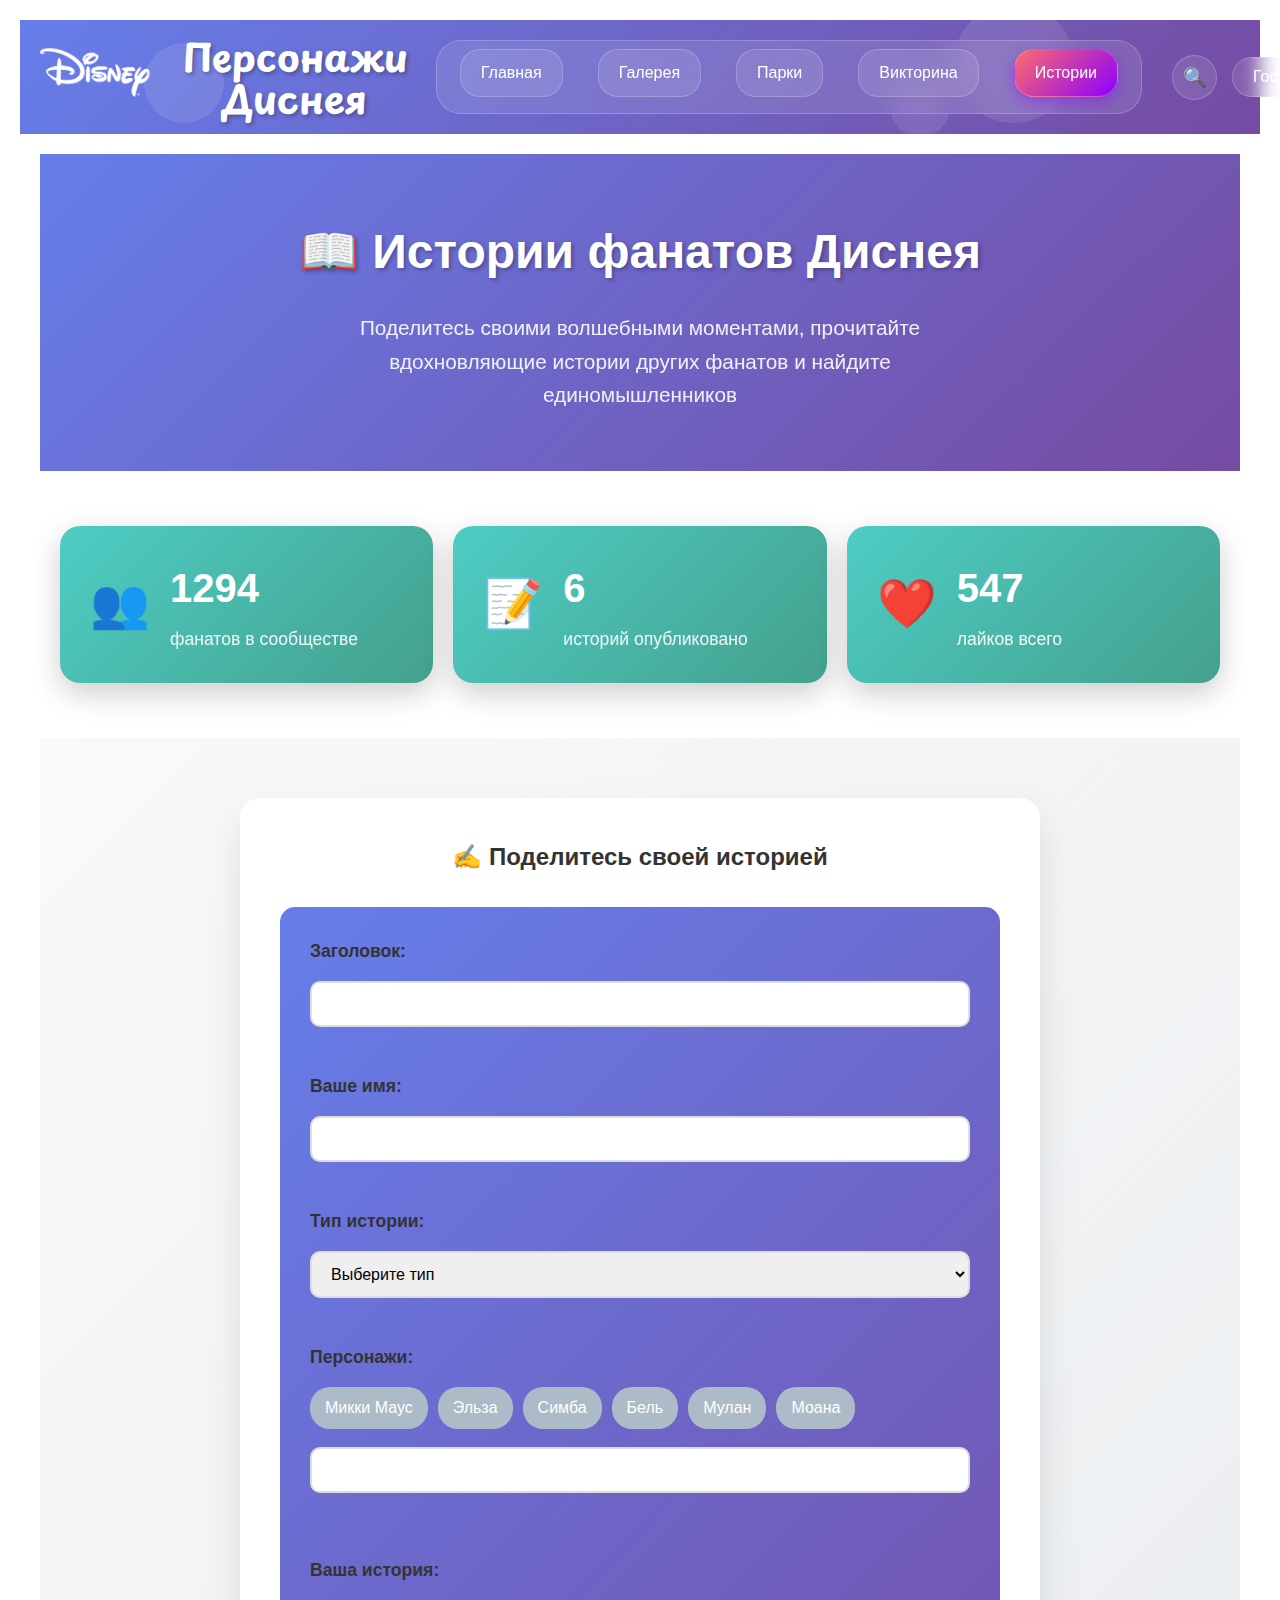
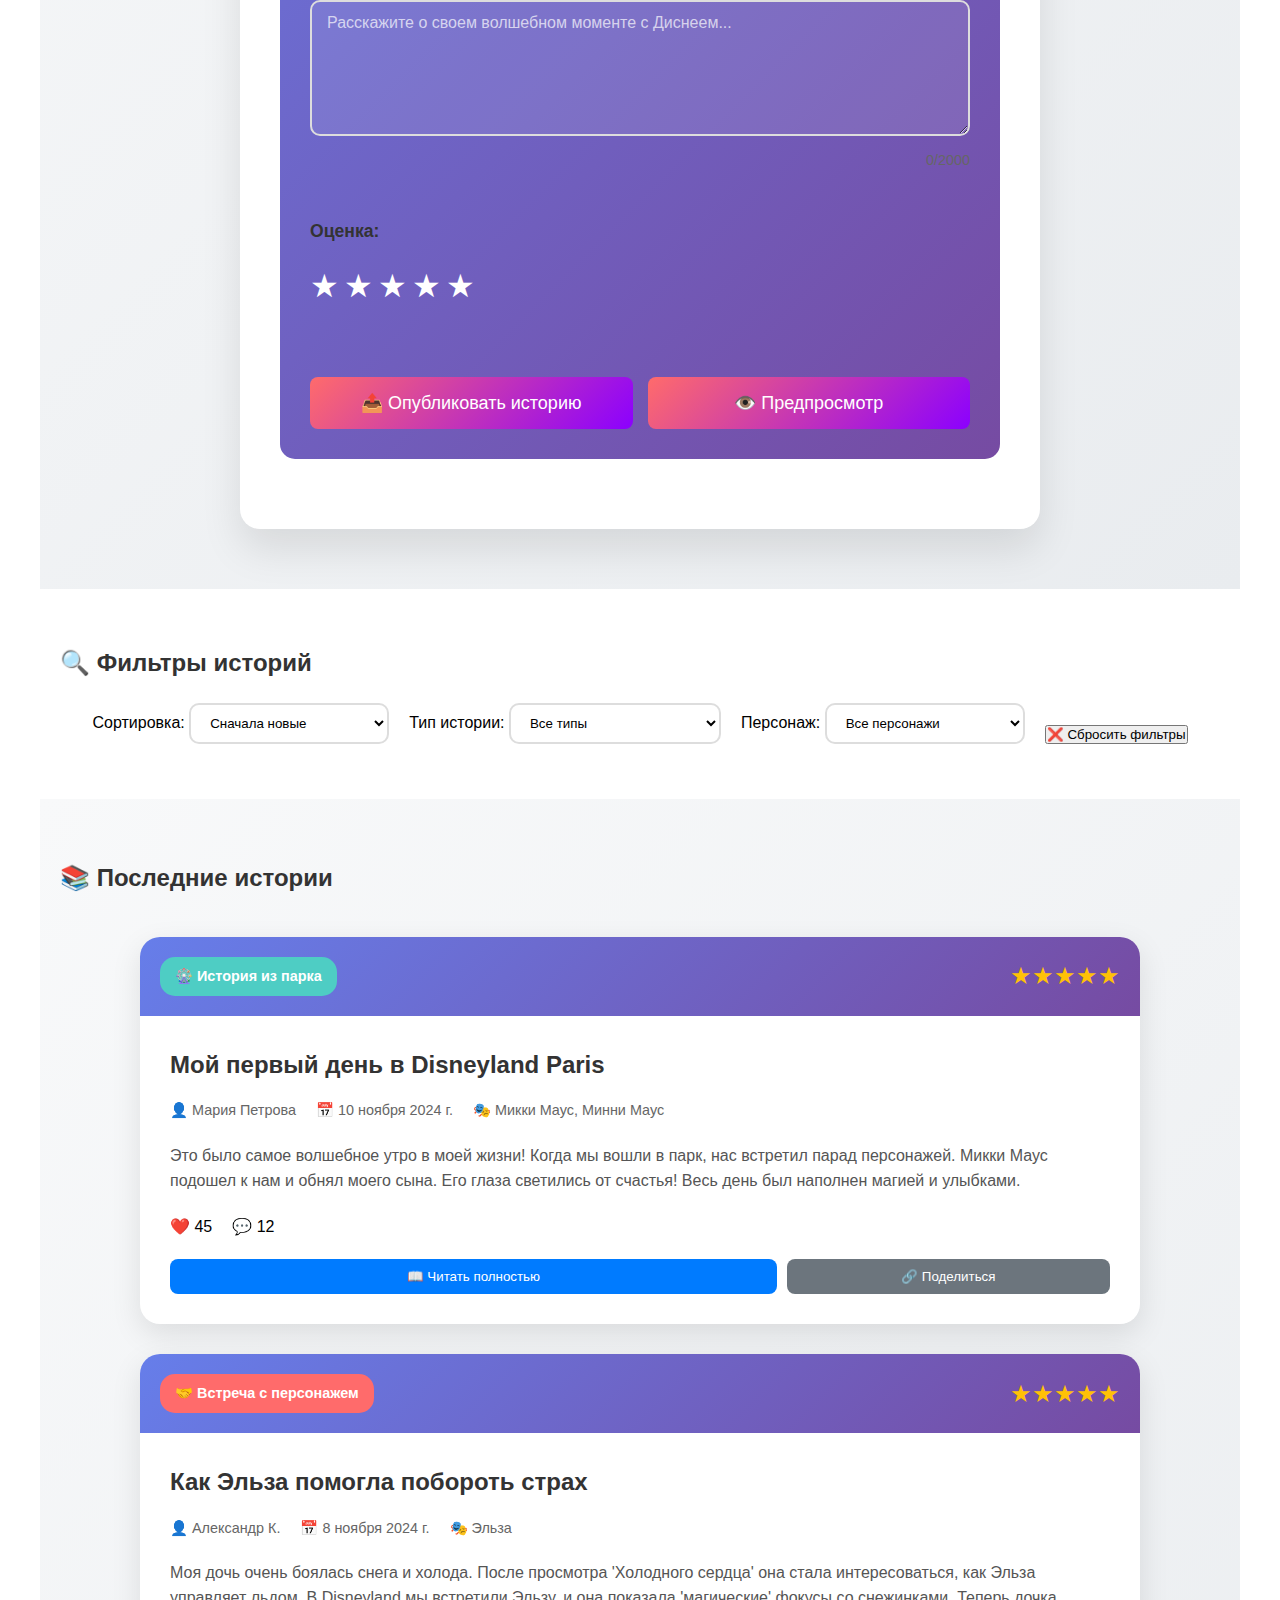
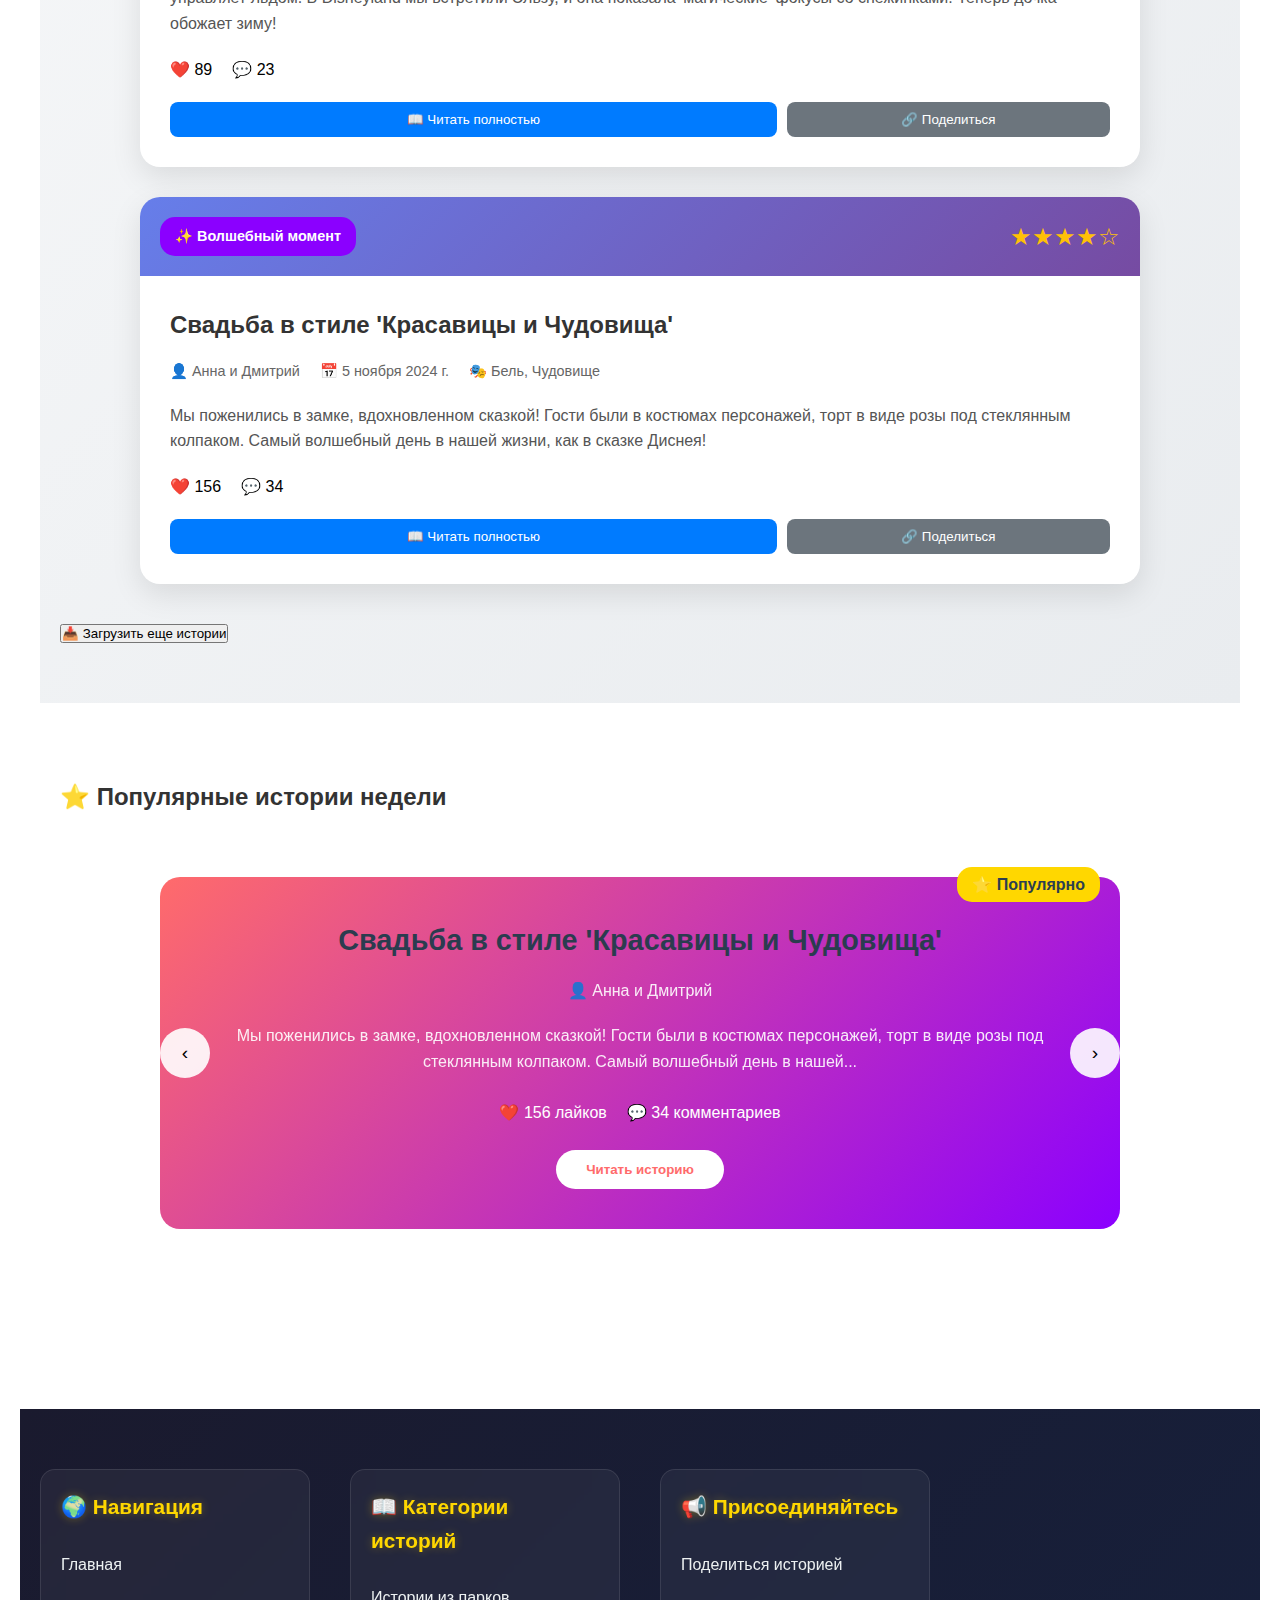
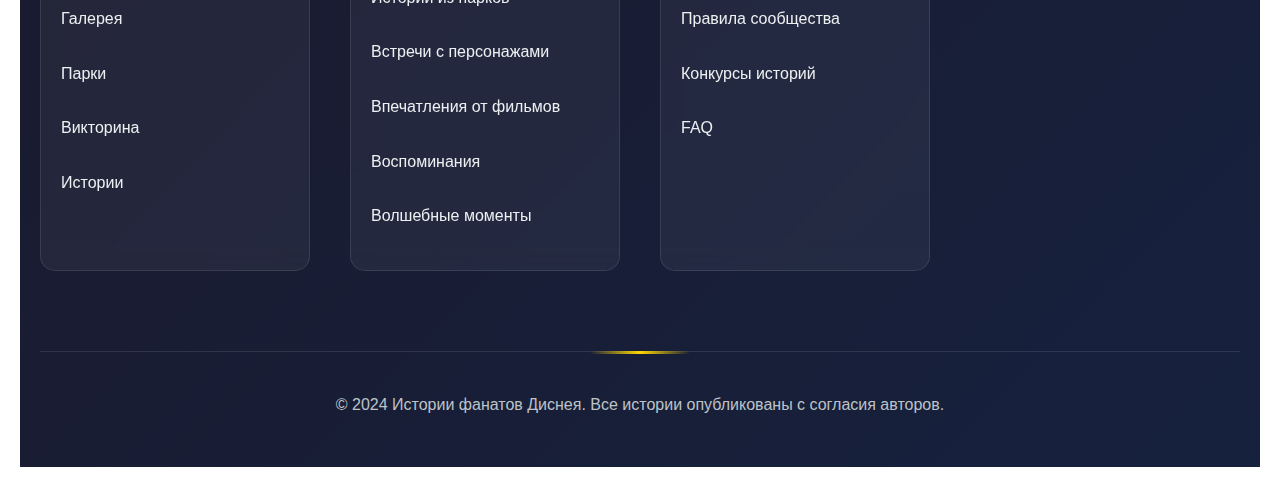
<file: stories.html>
﻿<!DOCTYPE html>
<link rel="icon" type="image/png" href="images/icon.png">
<html lang="ru">
<head>
    <meta charset="utf-8" />
    <meta name="viewport" content="width=device-width, initial-scale=1.0">
    <title>Истории фанатов - Персонажи Диснея</title>
    <meta name="description" content="Поделитесь своими историями о Диснее, прочитайте трогательные моменты других фанатов и найдите единомышленников.">
    <link rel="stylesheet" href="style.css">
    <link href="https://fonts.googleapis.com/css2?family=Playpen+Sans:wght@100..800&display=swap" rel="stylesheet">
</head>
<body>
    <header class="site-header">
        <div class="header-bg-elements">
            <div class="bg-element bg-1"></div>
            <div class="bg-element bg-2"></div>
            <div class="bg-element bg-3"></div>
        </div>

        <div class="header-container">
            <div class="header-left">
                <a href="index.html" class="logo-link">
                    <img src="images/Disney_Logo.png" alt="Disney Logo" class="logo-image">
                </a>
            </div>

            <div class="header-center">
                <h1 class="main-title-white">Персонажи Диснея</h1>
            </div>

            <div class="header-right">
                <nav class="header-nav" id="main-nav">
                    <div class="nav-item">
                        <a href="index.html" class="nav-link">
                            <span class="nav-text">Главная</span>
                        </a>
                    </div>
                    <div class="nav-item">
                        <a href="gallery.html" class="nav-link">
                            <span class="nav-text">Галерея</span>
                        </a>
                    </div>
                    <div class="nav-item">
                        <a href="parks.html" class="nav-link">
                            <span class="nav-text">Парки</span>
                        </a>
                    </div>
                    <div class="nav-item">
                        <a href="quiz.html" class="nav-link">
                            <span class="nav-text">Викторина</span>
                        </a>
                    </div>
                    <div class="nav-item">
                        <a href="stories.html" class="nav-link">
                            <span class="nav-text">Истории</span>
                        </a>
                    </div>
                </nav>

                <div class="header-actions">
                    <div class="header-search">
                        <button class="search-toggle" onclick="toggleSearch()">
                            🔍
                        </button>
                        <div class="search-box" id="search-box">
                            <input type="text" class="search-input" placeholder="Поиск персонажей, фильмов...">
                            <div class="search-suggestions" id="search-suggestions"></div>
                        </div>
                    </div>

                    
                    <div class="user-menu">
                        <button class="user-btn" onclick="toggleUserDropdown()">
                            <span class="user-name">Гость</span>
                        </button>

                        
                        <div class="user-dropdown-box" id="user-dropdown-box">
                            <div class="auth-container">
                                <div class="auth-tabs">
                                    <button class="auth-tab active" data-tab="login">Вход</button>
                                    <button class="auth-tab" data-tab="register">Регистрация</button>
                                </div>

                                <form id="login-form" class="auth-form active" data-form="login">
                                    <div class="form-group">
                                        <input type="email" id="login-email" placeholder="Email" required>
                                    </div>

                                    <div class="form-group">
                                        <div class="password-input">
                                            <input type="password" id="login-password" placeholder="Пароль" required>
                                            <button type="button" class="toggle-password" onclick="togglePassword('login-password')">👁️</button>
                                        </div>
                                    </div>

                                    <div class="form-options">
                                        <label class="checkbox">
                                            <input type="checkbox" id="remember-me">
                                            <span>Запомнить меня</span>
                                        </label>
                                        <a href="#forgot" class="forgot-password">Забыли пароль?</a>
                                    </div>

                                    <button type="submit" class="auth-btn">Войти</button>


                                </form>

                                <form id="register-form" class="auth-form" data-form="register">
                                    <div class="form-group">
                                        <input type="text" id="register-name" placeholder="Имя" required minlength="2">
                                    </div>

                                    <div class="form-group">
                                        <input type="email" id="register-email" placeholder="Email" required>
                                    </div>

                                    <div class="form-group">
                                        <div class="password-input">
                                            <input type="password" id="register-password" placeholder="Пароль" required minlength="6">
                                            <button type="button" class="toggle-password" onclick="togglePassword('register-password')">👁️</button>
                                        </div>
                                        <div class="password-strength" id="password-strength">
                                            <div class="strength-bar"></div>
                                            <span class="strength-text">Введите пароль</span>
                                        </div>
                                    </div>

                                    <div class="form-group">
                                        <div class="password-input">
                                            <input type="password" id="register-confirm" placeholder="Подтвердите пароль" required>
                                            <button type="button" class="toggle-password" onclick="togglePassword('register-confirm')">👁️</button>
                                        </div>
                                        <div class="password-match" id="password-match"></div>
                                    </div>

                                    <div class="form-group terms-group">
                                        <label class="checkbox">
                                            <input type="checkbox" id="accept-terms" required>
                                            <span>Я согласен с <a href="#terms">условиями</a></span>
                                        </label>
                                    </div>

                                    <button type="submit" class="auth-btn">Зарегистрироваться</button>
                                </form>
                            </div>
                        </div>
                    </div>
                </div>
            </div>

            
            <button class="mobile-menu-toggle" onclick="toggleMobileMenu()">
                ☰
            </button>
        </div>
    </header>

   
    <div class="layout-1">
        <header class="stories-header">
            <h1>📖 Истории фанатов Диснея</h1>
            <p>Поделитесь своими волшебными моментами, прочитайте вдохновляющие истории других фанатов и найдите единомышленников</p>
        </header>

        <div class="community-stats">
            <div class="community-stat">
                <div class="stat-icon">👥</div>
                <div class="stat-info">
                    <div class="stat-number" id="members-count">1,234</div>
                    <div class="stat-label">фанатов в сообществе</div>
                </div>
            </div>
            <div class="community-stat">
                <div class="stat-icon">📝</div>
                <div class="stat-info">
                    <div class="stat-number" id="stories-count">567</div>
                    <div class="stat-label">историй опубликовано</div>
                </div>
            </div>
            <div class="community-stat">
                <div class="stat-icon">❤️</div>
                <div class="stat-info">
                    <div class="stat-number" id="likes-count">8,901</div>
                    <div class="stat-label">лайков всего</div>
                </div>
            </div>
        </div>

        <section class="add-story-section">
            <div class="add-story-card">
                <h2>✍️ Поделитесь своей историей</h2>
                <form class="story-form" id="story-form">
                    <div class="form-group">
                        <label for="story-title">Заголовок:</label>
                        <input type="text" id="story-title" placeholder="Моя первая встреча с Микки Маусом" required maxlength="100">
                    </div>

                    <div class="form-group">
                        <label for="story-author">Ваше имя:</label>
                        <input type="text" id="story-author" placeholder="Анна" required maxlength="50">
                    </div>

                    <div class="form-group">
                        <label for="story-type">Тип истории:</label>
                        <select id="story-type" required>
                            <option value="">Выберите тип</option>
                            <option value="park">История из парка</option>
                            <option value="meeting">Встреча с персонажем</option>
                            <option value="movie">Впечатления от фильма</option>
                            <option value="memory">Детские воспоминания</option>
                            <option value="magic">Волшебный момент</option>
                        </select>
                    </div>

                    <div class="form-group">
                        <label for="story-characters">Персонажи:</label>
                        <div class="characters-tags" id="characters-tags">
                            <span class="character-tag" data-character="Микки Маус">Микки Маус</span>
                            <span class="character-tag" data-character="Эльза">Эльза</span>
                            <span class="character-tag" data-character="Симба">Симба</span>
                            <span class="character-tag" data-character="Бель">Бель</span>
                            <span class="character-tag" data-character="Мулан">Мулан</span>
                            <span class="character-tag" data-character="Моана">Моана</span>
                        </div>
                        <input type="text" id="story-characters-input" placeholder="Выберите персонажей или введите своих">
                        <div id="selected-characters"></div>
                    </div>

                    <div class="form-group">
                        <label for="story-content">Ваша история:</label>
                        <textarea id="story-content" rows="6" placeholder="Расскажите о своем волшебном моменте с Диснеем..." required maxlength="2000"></textarea>
                        <div class="char-counter"><span id="char-count">0</span>/2000</div>
                    </div>

                    <div class="form-group">
                        <label>Оценка:</label>
                        <div class="rating-stars" id="rating-stars">
                            <span class="star" data-value="1">★</span>
                            <span class="star" data-value="2">★</span>
                            <span class="star" data-value="3">★</span>
                            <span class="star" data-value="4">★</span>
                            <span class="star" data-value="5">★</span>
                        </div>
                        <input type="hidden" id="story-rating" value="0">
                    </div>

                    <div class="form-actions">
                        <button type="submit" class="submit-btn">📤 Опубликовать историю</button>
                        <button type="button" class="preview-btn" onclick="previewStory()">👁️ Предпросмотр</button>
                    </div>
                </form>
            </div>
        </section>

        <section class="stories-filters">
            <h2>🔍 Фильтры историй</h2>
            <div class="filters-container">
                <div class="filter-group">
                    <label>Сортировка:</label>
                    <select id="sort-stories" class="filter-select">
                        <option value="newest">Сначала новые</option>
                        <option value="oldest">Сначала старые</option>
                        <option value="popular">Самые популярные</option>
                        <option value="rating">По рейтингу</option>
                    </select>
                </div>

                <div class="filter-group">
                    <label>Тип истории:</label>
                    <select id="filter-type" class="filter-select">
                        <option value="all">Все типы</option>
                        <option value="park">Истории из парка</option>
                        <option value="meeting">Встречи с персонажами</option>
                        <option value="movie">Впечатления от фильмов</option>
                        <option value="memory">Воспоминания</option>
                        <option value="magic">Волшебные моменты</option>
                    </select>
                </div>

                <div class="filter-group">
                    <label>Персонаж:</label>
                    <select id="filter-character" class="filter-select">
                        <option value="all">Все персонажи</option>
                        <option value="Микки Маус">Микки Маус</option>
                        <option value="Эльза">Эльза</option>
                        <option value="Симба">Симба</option>
                        <option value="Бель">Бель</option>
                        <option value="Мулан">Мулан</option>
                        <option value="Моана">Моана</option>
                    </select>
                </div>

                <button class="reset-filters" onclick="resetStoryFilters()">❌ Сбросить фильтры</button>
            </div>
        </section>

        <section class="stories-list">
            <h2>📚 Последние истории</h2>
            <div class="stories-container" id="stories-container">
            </div>

            <div class="load-more-container">
                <button id="load-more-stories" class="load-more-btn" onclick="loadMoreStories()">
                    📥 Загрузить еще истории
                </button>
            </div>
        </section>

        <section class="featured-stories">
            <h2>⭐ Популярные истории недели</h2>
            <div class="featured-slider">
                <div class="featured-track" id="featured-track">
                </div>
                <button class="featured-prev" onclick="prevFeatured()">‹</button>
                <button class="featured-next" onclick="nextFeatured()">›</button>
            </div>
        </section>

        <div id="preview-modal" class="modal preview-modal">
            <div class="modal-content">
                <span class="close-btn" onclick="closePreview()">&times;</span>
                <div id="preview-content"></div>
            </div>
        </div>
    </div>

    
    <footer class="animated-footer">
        <div class="footer-container">
            <div class="footer-section">
                <h3>🌍 Навигация</h3>
                <ul class="footer-links">
                    <li><a href="index.html">Главная</a></li>
                    <li><a href="gallery.html">Галерея</a></li>
                    <li><a href="parks.html">Парки</a></li>
                    <li><a href="quiz.html">Викторина</a></li>
                    <li><a href="stories.html">Истории</a></li>
                </ul>
            </div>

            <div class="footer-section">
                <h3>📖 Категории историй</h3>
                <ul class="footer-links">
                    <li><a href="#" onclick="filterByType('park')">Истории из парков</a></li>
                    <li><a href="#" onclick="filterByType('meeting')">Встречи с персонажами</a></li>
                    <li><a href="#" onclick="filterByType('movie')">Впечатления от фильмов</a></li>
                    <li><a href="#" onclick="filterByType('memory')">Воспоминания</a></li>
                    <li><a href="#" onclick="filterByType('magic')">Волшебные моменты</a></li>
                </ul>
            </div>

            <div class="footer-section">
                <h3>📢 Присоединяйтесь</h3>
                <ul class="footer-links">
                    <li><a href="#" onclick="document.querySelector('.add-story-section').scrollIntoView()">Поделиться историей</a></li>
                    <li><a href="#">Правила сообщества</a></li>
                    <li><a href="#">Конкурсы историй</a></li>
                    <li><a href="#">FAQ</a></li>
                </ul>
            </div>

            <div class="footer-bottom">
                <p class="copyright">© 2024 Истории фанатов Диснея. Все истории опубликованы с согласия авторов.</p>
            </div>
        </div>
    </footer>

    <script>
        function toggleSearch() {
            const searchBox = document.getElementById('search-box');
            searchBox.classList.toggle('active');
            if (searchBox.classList.contains('active')) {
                setTimeout(() => {
                    const input = document.querySelector('.search-input');
                    if (input) {
                        input.focus();
                        input.click();
                    }
                }, 300);
            }
        }
        function closeAllDropdowns() {
            const searchBox = document.getElementById('search-box');
            searchBox.classList.remove('active');

            if (window.innerWidth <= 768) {
                const headerRight = document.querySelector('.header-right');
                headerRight.classList.remove('active');
            }
        }

        function toggleMobileMenu() {
            const headerRight = document.querySelector('.header-right');
            const isActive = headerRight.classList.contains('active');

            closeAllDropdowns();

            if (!isActive) {
                headerRight.classList.add('active');
            }
        }

        document.addEventListener('click', function (event) {
            const searchBox = document.getElementById('search-box');
            const searchToggle = document.querySelector('.search-toggle');
            const headerRight = document.querySelector('.header-right');
            const mobileToggle = document.querySelector('.mobile-menu-toggle');

            console.log('Document click event');

            if (searchBox.classList.contains('active') &&
                !searchBox.contains(event.target) &&
                !searchToggle.contains(event.target)) {
                console.log('Closing search box - clicked outside');
                searchBox.classList.remove('active');
            }

            if (window.innerWidth <= 768) {
                if (headerRight.classList.contains('active') &&
                    !headerRight.contains(event.target) &&
                    !mobileToggle.contains(event.target)) {
                    headerRight.classList.remove('active');
                }
            }
        });

        function setupHeaderSearch() {
            const searchInput = document.querySelector('.search-input');
            const suggestions = document.getElementById('search-suggestions');

            if (!searchInput) {
                console.error('Search input not found!');
                return;
            }

            searchInput.addEventListener('input', debounce(function (e) {
                const value = e.target.value.trim();
                suggestions.innerHTML = '';

                if (value.length > 1) {
                    showSearchSuggestions(value);
                } else if (value.length === 0) {
                    suggestions.innerHTML = '<div class="no-results">Введите имя персонажа или фильма</div>';
                }
            }, 300));

            searchInput.addEventListener('keypress', function (e) {
                if (e.key === 'Enter') {
                    performSearch(this.value);
                }
            });

            searchInput.addEventListener('focus', function () {
                if (this.value.trim() === '') {
                    suggestions.innerHTML = '<div class="no-results">Введите имя персонажа или фильма</div>';
                }
            });
        }

        function showSearchSuggestions(query) {
            const suggestions = [
                { name: "Микки Маус", type: "character", url: "gallery.html#mickey", icon: "🐭" },
                { name: "Эльза", type: "character", url: "gallery.html#elsa", icon: "❄️" },
                { name: "Симба", type: "character", url: "gallery.html#simba", icon: "🦁" },
                { name: "Бель", type: "character", url: "gallery.html#belle", icon: "👑" },
                { name: "Холодное сердце", type: "movie", url: "gallery.html?movie=frozen", icon: "🎬" },
                { name: "Король Лев", type: "movie", url: "gallery.html?movie=lionking", icon: "🎬" }
            ];

            const matches = suggestions.filter(item =>
                item.name.toLowerCase().includes(query.toLowerCase())
            );

            const suggestionsContainer = document.getElementById('search-suggestions');

            if (matches.length > 0) {
                suggestionsContainer.innerHTML = matches.map(item => `
        <div class="search-suggestion" onclick="selectSuggestion('${item.name}', '${item.url}')">
            <span class="suggestion-icon">${item.icon}</span>
            <span class="suggestion-text">${item.name}</span>
            <span class="suggestion-type">${item.type === 'character' ? 'Персонаж' : 'Фильм'}</span>
        </div>
`).join('');
            } else {
                suggestionsContainer.innerHTML = '<div class="no-results">Ничего не найдено. Попробуйте другой запрос.</div>';
            }
        }

        function selectSuggestion(term, url) {
            document.querySelector('.search-input').value = term;
            document.getElementById('search-box').classList.remove('active');

            setTimeout(() => {
                if (url.includes('#')) {
                    window.location.href = url;
                } else {
                    window.location.href = `${url}&search=${encodeURIComponent(term)}`;
                }
            }, 300);
        }

        function performSearch(term) {
            if (term.trim()) {
                document.getElementById('search-box').classList.remove('active');
                window.location.href = `gallery.html?search=${encodeURIComponent(term)}`;
            }
        }

        function setActiveNavLink() {
            const currentPage = window.location.pathname.split('/').pop();
            const navLinks = document.querySelectorAll('.nav-link');

            navLinks.forEach(link => {
                const linkHref = link.getAttribute('href');
                if (linkHref === currentPage) {
                    link.classList.add('active');
                } else {
                    link.classList.remove('active');
                }
            });
        }

        document.addEventListener('keydown', function (event) {
            if (event.key === 'Escape') {
                closeAllDropdowns();
            }
        });

        
        document.addEventListener('DOMContentLoaded', function () {
            document.querySelector('.search-toggle').onclick = toggleSearch;
            document.addEventListener('click', function (e) {
                const searchBox = document.getElementById('search-box');
                const toggle = document.querySelector('.search-toggle');

                if (searchBox.classList.contains('active') &&
                    !searchBox.contains(e.target) &&
                    !toggle.contains(e.target)) {
                    searchBox.classList.remove('active');
                }
            });
        });

        
        function debounce(func, wait) {
            let timeout;
            return function executedFunction(...args) {
                const later = () => {
                    clearTimeout(timeout);
                    func(...args);
                };
                clearTimeout(timeout);
                timeout = setTimeout(later, wait);
            };
        }

        let storiesData = [
            {
                id: 1,
                title: "Мой первый день в Disneyland Paris",
                author: "Мария Петрова",
                type: "park",
                characters: ["Микки Маус", "Минни Маус"],
                content: "Это было самое волшебное утро в моей жизни! Когда мы вошли в парк, нас встретил парад персонажей. Микки Маус подошел к нам и обнял моего сына. Его глаза светились от счастья! Весь день был наполнен магией и улыбками.",
                rating: 5,
                date: "2024-11-10",
                likes: 45,
                comments: 12
            },
            {
                id: 2,
                title: "Как Эльза помогла побороть страх",
                author: "Александр К.",
                type: "meeting",
                characters: ["Эльза"],
                content: "Моя дочь очень боялась снега и холода. После просмотра 'Холодного сердца' она стала интересоваться, как Эльза управляет льдом. В Disneyland мы встретили Эльзу, и она показала 'магические' фокусы со снежинками. Теперь дочка обожает зиму!",
                rating: 5,
                date: "2024-11-08",
                likes: 89,
                comments: 23
            },
            {
                id: 3,
                title: "Свадьба в стиле 'Красавицы и Чудовища'",
                author: "Анна и Дмитрий",
                type: "magic",
                characters: ["Бель", "Чудовище"],
                content: "Мы поженились в замке, вдохновленном сказкой! Гости были в костюмах персонажей, торт в виде розы под стеклянным колпаком. Самый волшебный день в нашей жизни, как в сказке Диснея!",
                rating: 4,
                date: "2024-11-05",
                likes: 156,
                comments: 34
            },
            {
                id: 4,
                title: "Встреча с детской мечтой - Симбой",
                author: "Олег В.",
                type: "meeting",
                characters: ["Симба"],
                content: "В 90-х я смотрел 'Короля Льва' каждый день. Прошло 25 лет, и в Disney World я наконец встретил Симбу. Это было невероятно! Я плакал от счастья, как ребенок.",
                rating: 5,
                date: "2024-11-03",
                likes: 78,
                comments: 15
            },
            {
                id: 5,
                title: "Моана вдохновила на путешествие",
                author: "Екатерина М.",
                type: "movie",
                characters: ["Моана"],
                content: "После просмотра 'Моаны' я поняла, что нужно следовать за мечтой. Уволилась с нелюбимой работы, научилась плавать и отправилась в путешествие по островам Тихого океана. Спасибо Disney за вдохновение!",
                rating: 5,
                date: "2024-10-28",
                likes: 112,
                comments: 28
            },
            {
                id: 6,
                title: "Диснейленд с бабушкой",
                author: "София, 8 лет",
                type: "memory",
                characters: ["Все персонажи"],
                content: "Бабушка впервые была в Диснейленде! Она сказала, что это как вернуться в детство. Мы катались на всех аттракционах, ели мороженое и смеялись. Это лучшие каникулы!",
                rating: 5,
                date: "2024-10-25",
                likes: 67,
                comments: 18
            }
        ];

        let selectedCharacters = [];
        let currentRating = 0;
        let displayedStories = 3;
        let currentFeatured = 0;

        document.addEventListener('DOMContentLoaded', function () {
            initializeStoriesPage();
            setupEventListeners();
            updateStats();
            setActiveNavLink(); 
        });

        function initializeStoriesPage() {
            renderStories();
            initializeFeaturedSlider();
            setupCharacterTags();
            setupRatingStars();
            setupTextCounter();
        }

        
        function renderStories() {
            const container = document.getElementById('stories-container');
            const storiesToShow = storiesData.slice(0, displayedStories);

            container.innerHTML = storiesToShow.map(story => `
                    <div class="story-card" data-type="${story.type}" data-characters="${story.characters.join(',')}">
                        <div class="story-header">
                            <div class="story-type ${story.type}">${getTypeIcon(story.type)} ${getTypeName(story.type)}</div>
                            <div class="story-rating">
                                ${'★'.repeat(story.rating)}${'☆'.repeat(5 - story.rating)}
                            </div>
                        </div>

                        <div class="story-content">
                            <h3>${story.title}</h3>
                            <div class="story-meta">
                                <span class="author">👤 ${story.author}</span>
                                <span class="date">📅 ${formatDate(story.date)}</span>
                                <span class="characters">🎭 ${story.characters.join(', ')}</span>
                            </div>

                            <p class="story-text">${story.content}</p>

                            <div class="story-stats">
                                <span class="likes" onclick="likeStory(${story.id})">❤️ ${story.likes}</span>
                                <span class="comments">💬 ${story.comments}</span>
                            </div>

                            <div class="story-actions">
                                <button class="read-more-btn" onclick="readFullStory(${story.id})">📖 Читать полностью</button>
                                <button class="share-btn" onclick="shareStory(${story.id})">🔗 Поделиться</button>
                            </div>
                        </div>
                    </div>
                `).join('');

            
            const loadMoreBtn = document.getElementById('load-more-stories');
            if (displayedStories >= storiesData.length) {
                loadMoreBtn.style.display = 'none';
            } else {
                loadMoreBtn.style.display = 'block';
            }
        }

        
        function loadMoreStories() {
            displayedStories += 3;
            renderStories();
        }

        
        function initializeFeaturedSlider() {
            const track = document.getElementById('featured-track');
            const featuredStories = storiesData.sort((a, b) => b.likes - a.likes).slice(0, 3);

            featuredStories.forEach(story => {
                const slide = document.createElement('div');
                slide.className = 'featured-slide';
                slide.innerHTML = `
                        <div class="featured-story">
                            <div class="featured-badge">⭐ Популярно</div>
                            <h3>${story.title}</h3>
                            <p class="featured-author">👤 ${story.author}</p>
                            <p class="featured-excerpt">${story.content.substring(0, 150)}...</p>
                            <div class="featured-stats">
                                <span>❤️ ${story.likes} лайков</span>
                                <span>💬 ${story.comments} комментариев</span>
                            </div>
                            <button class="featured-read-btn" onclick="readFullStory(${story.id})">Читать историю</button>
                        </div>
                    `;
                track.appendChild(slide);
            });
        }

        function nextFeatured() {
            const slides = document.querySelectorAll('.featured-slide');
            const track = document.getElementById('featured-track');

            currentFeatured = (currentFeatured + 1) % slides.length;
            track.style.transform = `translateX(-${currentFeatured * 100}%)`;
        }

        function prevFeatured() {
            const slides = document.querySelectorAll('.featured-slide');
            const track = document.getElementById('featured-track');

            currentFeatured = (currentFeatured - 1 + slides.length) % slides.length;
            track.style.transform = `translateX(-${currentFeatured * 100}%)`;
        }

       
        function setupEventListeners() {
            const storyForm = document.getElementById('story-form');
            storyForm.addEventListener('submit', function (e) {
                e.preventDefault();
                submitStory();
            });

            
            document.getElementById('sort-stories').addEventListener('change', filterStories);
            document.getElementById('filter-type').addEventListener('change', filterStories);
            document.getElementById('filter-character').addEventListener('change', filterStories);
        }

        
        function setupCharacterTags() {
            const tags = document.querySelectorAll('.character-tag');
            tags.forEach(tag => {
                tag.addEventListener('click', function () {
                    const character = this.dataset.character;
                    toggleCharacter(character, this);
                });
            });

            
            const input = document.getElementById('story-characters-input');
            input.addEventListener('keypress', function (e) {
                if (e.key === 'Enter' && this.value.trim()) {
                    e.preventDefault();
                    addCustomCharacter(this.value.trim());
                    this.value = '';
                }
            });
        }

        function toggleCharacter(character, element) {
            const index = selectedCharacters.indexOf(character);

            if (index === -1) {
                selectedCharacters.push(character);
                element.classList.add('selected');
            } else {
                selectedCharacters.splice(index, 1);
                element.classList.remove('selected');
            }

            updateSelectedCharacters();
        }

        function addCustomCharacter(character) {
            if (!selectedCharacters.includes(character)) {
                selectedCharacters.push(character);

                const container = document.getElementById('selected-characters');
                const tag = document.createElement('span');
                tag.className = 'character-tag selected custom';
                tag.dataset.character = character;
                tag.textContent = character;
                tag.onclick = function () {
                    const index = selectedCharacters.indexOf(character);
                    selectedCharacters.splice(index, 1);
                    this.remove();
                };

                container.appendChild(tag);
            }
        }

        function updateSelectedCharacters() {
            const container = document.getElementById('selected-characters');
            container.innerHTML = selectedCharacters.map(char =>
                `<span class="character-tag selected">${char}</span>`
            ).join('');
        }

        
        function setupRatingStars() {
            const stars = document.querySelectorAll('.star');
            stars.forEach(star => {
                star.addEventListener('click', function () {
                    currentRating = parseInt(this.dataset.value);
                    updateStars(currentRating);
                    document.getElementById('story-rating').value = currentRating;
                });

                star.addEventListener('mouseover', function () {
                    const rating = parseInt(this.dataset.value);
                    updateStars(rating, true);
                });

                star.addEventListener('mouseout', function () {
                    updateStars(currentRating);
                });
            });
        }

        function updateStars(rating, isHover = false) {
            const stars = document.querySelectorAll('.star');
            stars.forEach(star => {
                const starValue = parseInt(star.dataset.value);
                if (starValue <= rating) {
                    star.style.color = isHover ? '#ffd700' : '#ffc107';
                } else {
                    star.style.color = '#ddd';
                }
            });
        }

        
        function setupTextCounter() {
            const textarea = document.getElementById('story-content');
            const counter = document.getElementById('char-count');

            textarea.addEventListener('input', function () {
                const length = this.value.length;
                counter.textContent = length;

                if (length > 1800) {
                    counter.style.color = '#ff6b6b';
                } else if (length > 1500) {
                    counter.style.color = '#ffc107';
                } else {
                    counter.style.color = '#28a745';
                }
            });
        }

        
        function submitStory() {
            const title = document.getElementById('story-title').value;
            const author = document.getElementById('story-author').value;
            const type = document.getElementById('story-type').value;
            const content = document.getElementById('story-content').value;
            const rating = parseInt(document.getElementById('story-rating').value);

            if (!type) {
                alert('Пожалуйста, выберите тип истории');
                return;
            }

            if (selectedCharacters.length === 0) {
                alert('Пожалуйста, выберите хотя бы одного персонажа');
                return;
            }

            if (rating === 0) {
                alert('Пожалуйста, поставьте оценку');
                return;
            }

            
            const newStory = {
                id: storiesData.length + 1,
                title: title,
                author: author,
                type: type,
                characters: [...selectedCharacters],
                content: content,
                rating: rating,
                date: new Date().toISOString().split('T')[0],
                likes: 0,
                comments: 0
            };

            
            storiesData.unshift(newStory);

            resetForm();
            renderStories();
            updateStats();

            alert('Ваша история успешно опубликована! Спасибо за участие!');

            document.querySelector('.stories-list').scrollIntoView({ behavior: 'smooth' });
        }

        function resetForm() {
            document.getElementById('story-form').reset();
            selectedCharacters = [];
            currentRating = 0;
            updateSelectedCharacters();
            updateStars(0);
            document.getElementById('char-count').textContent = '0';
            document.getElementById('char-count').style.color = '#28a745';
        }

        
        function previewStory() {
            const title = document.getElementById('story-title').value || 'Заголовок вашей истории';
            const author = document.getElementById('story-author').value || 'Ваше имя';
            const type = document.getElementById('story-type').value || 'park';
            const content = document.getElementById('story-content').value || 'Текст вашей истории...';
            const rating = parseInt(document.getElementById('story-rating').value) || 0;

            const previewContent = `
                    <div class="story-preview">
                        <div class="preview-header">
                            <div class="preview-type ${type}">${getTypeIcon(type)} ${getTypeName(type)}</div>
                            <div class="preview-rating">
                                ${'★'.repeat(rating)}${'☆'.repeat(5 - rating)}
                            </div>
                        </div>

                        <h2>${title}</h2>
                        <p class="preview-author"><strong>Автор:</strong> ${author}</p>
                        ${selectedCharacters.length > 0 ?
                    `<p class="preview-characters"><strong>Персонажи:</strong> ${selectedCharacters.join(', ')}</p>` : ''}

                        <div class="preview-content">
                            <p>${content}</p>
                        </div>

                        <div class="preview-note">
                            <p>💡 <strong>Примечание:</strong> Это предварительный просмотр. После публикации историю смогут видеть все пользователи.</p>
                        </div>
                    </div>
                `;

            document.getElementById('preview-content').innerHTML = previewContent;
            document.getElementById('preview-modal').style.display = 'block';
        }

        function closePreview() {
            document.getElementById('preview-modal').style.display = 'none';
        }

        function filterStories() {
            const sortBy = document.getElementById('sort-stories').value;
            const filterType = document.getElementById('filter-type').value;
            const filterCharacter = document.getElementById('filter-character').value;

            let filtered = [...storiesData];

            
            if (filterType !== 'all') {
                filtered = filtered.filter(story => story.type === filterType);
            }

            if (filterCharacter !== 'all') {
                filtered = filtered.filter(story =>
                    story.characters.includes(filterCharacter)
                );
            }

            switch (sortBy) {
                case 'newest':
                    filtered.sort((a, b) => new Date(b.date) - new Date(a.date));
                    break;
                case 'oldest':
                    filtered.sort((a, b) => new Date(a.date) - new Date(b.date));
                    break;
                case 'popular':
                    filtered.sort((a, b) => b.likes - a.likes);
                    break;
                case 'rating':
                    filtered.sort((a, b) => b.rating - a.rating);
                    break;
            }

            storiesData = filtered;
            displayedStories = 3;
            renderStories();
        }

        function resetStoryFilters() {
            document.getElementById('sort-stories').value = 'newest';
            document.getElementById('filter-type').value = 'all';
            document.getElementById('filter-character').value = 'all';

            storiesData = [...initialStoriesData];
            renderStories();
        }

        function filterByType(type) {
            document.getElementById('filter-type').value = type;
            filterStories();
        }

        function likeStory(storyId) {
            const story = storiesData.find(s => s.id === storyId);
            if (story) {
                story.likes++;
                renderStories();
                updateStats();

                const likeBtn = event.target.closest('.likes');
                likeBtn.style.transform = 'scale(1.2)';
                setTimeout(() => {
                    likeBtn.style.transform = 'scale(1)';
                }, 300);
            }
        }

        function readFullStory(storyId) {
            const story = storiesData.find(s => s.id === storyId);
            if (story) {
                const modal = document.createElement('div');
                modal.className = 'modal full-story-modal';
                modal.innerHTML = `
                        <div class="modal-content">
                            <span class="close-btn" onclick="this.parentElement.parentElement.remove()">&times;</span>
                            <div class="full-story">
                                <div class="full-story-header">
                                    <h2>${story.title}</h2>
                                    <div class="full-story-meta">
                                        <span class="author">👤 ${story.author}</span>
                                        <span class="date">📅 ${formatDate(story.date)}</span>
                                        <span class="type ${story.type}">${getTypeIcon(story.type)} ${getTypeName(story.type)}</span>
                                    </div>
                                </div>

                                <div class="full-story-content">
                                    <p>${story.content}</p>
                                </div>

                                <div class="full-story-footer">
                                    <div class="characters-list">
                                        <strong>Персонажи:</strong> ${story.characters.map(char =>
                    `<span class="character-badge">${char}</span>`
                ).join('')}
                                    </div>

                                    <div class="story-actions-full">
                                        <button onclick="likeStory(${story.id}); this.parentElement.parentElement.parentElement.parentElement.remove()">
                                            ❤️ Нравится (${story.likes})
                                        </button>
                                        <button onclick="shareStory(${story.id})">🔗 Поделиться</button>
                                    </div>
                                </div>
                            </div>
                        </div>
                    `;

                document.body.appendChild(modal);
            }
        }

        function shareStory(storyId) {
            const story = storiesData.find(s => s.id === storyId);
            if (story) {
                const shareText = `Прочитайте историю "${story.title}" на сайте Персонажи Диснея!`;
                const shareUrl = window.location.href;

                if (navigator.share) {
                    navigator.share({
                        title: story.title,
                        text: shareText,
                        url: shareUrl
                    });
                } else {
                    navigator.clipboard.writeText(shareText + ' ' + shareUrl);
                    alert('Ссылка скопирована в буфер обмена!');
                }
            }
        }

        
        function updateStats() {
            const totalLikes = storiesData.reduce((sum, story) => sum + story.likes, 0);

            document.getElementById('members-count').textContent = Math.floor(1234 + storiesData.length * 10);
            document.getElementById('stories-count').textContent = storiesData.length;
            document.getElementById('likes-count').textContent = totalLikes;
        }

        
        function getTypeIcon(type) {
            const icons = {
                park: '🎡',
                meeting: '🤝',
                movie: '🎬',
                memory: '📸',
                magic: '✨'
            };
            return icons[type] || '📖';
        }

        function getTypeName(type) {
            const names = {
                park: 'История из парка',
                meeting: 'Встреча с персонажем',
                movie: 'Впечатления от фильма',
                memory: 'Воспоминания',
                magic: 'Волшебный момент'
            };
            return names[type] || 'История';
        }

        function formatDate(dateString) {
            const date = new Date(dateString);
            return date.toLocaleDateString('ru-RU', {
                day: 'numeric',
                month: 'long',
                year: 'numeric'
            });
        }

        
        const initialStoriesData = [...storiesData];

        setInterval(nextFeatured, 5000);
        
        function toggleUserDropdown() {
            const userBox = document.getElementById('user-dropdown-box');
            const isActive = userBox.classList.contains('active');

            closeAllDropdowns();

            if (!isActive) {
                userBox.classList.add('active');
                switchAuthTab('login');
                setTimeout(() => {
                    document.getElementById('login-email')?.focus();
                }, 100);
            }
        }

        function closeUserDropdown() {
            const userBox = document.getElementById('user-dropdown-box');
            userBox.classList.remove('active');
        }

        function closeAllDropdowns() {
            const searchBox = document.getElementById('search-box');
            const userBox = document.getElementById('user-dropdown-box');

            searchBox.classList.remove('active');
            userBox.classList.remove('active');

            if (window.innerWidth <= 768) {
                const headerRight = document.querySelector('.header-right');
                headerRight.classList.remove('active');
            }
        }

        document.addEventListener('click', function (event) {
            const searchBox = document.getElementById('search-box');
            const searchToggle = document.querySelector('.search-toggle');
            const userBox = document.getElementById('user-dropdown-box');
            const userBtn = document.querySelector('.user-btn');
            const headerRight = document.querySelector('.header-right');
            const mobileToggle = document.querySelector('.mobile-menu-toggle');

            if (searchBox.classList.contains('active') &&
                !searchBox.contains(event.target) &&
                !searchToggle.contains(event.target)) {
                searchBox.classList.remove('active');
            }

            if (userBox.classList.contains('active') &&
                !userBox.contains(event.target) &&
                !userBtn.contains(event.target)) {
                userBox.classList.remove('active');
            }

            if (window.innerWidth <= 768) {
                if (headerRight.classList.contains('active') &&
                    !headerRight.contains(event.target) &&
                    !mobileToggle.contains(event.target)) {
                    headerRight.classList.remove('active');
                }
            }
        });

        function switchAuthTab(tabName) {
            document.querySelectorAll('.auth-tab').forEach(tab => {
                tab.classList.toggle('active', tab.dataset.tab === tabName);
            });

            document.querySelectorAll('.auth-form').forEach(form => {
                form.classList.toggle('active', form.dataset.form === tabName);
            });

            clearFormErrors();
        }

        function togglePassword(inputId) {
            const input = document.getElementById(inputId);
            const toggleBtn = input.nextElementSibling;

            if (input.type === 'password') {
                input.type = 'text';
                toggleBtn.textContent = '🙈';
            } else {
                input.type = 'password';
                toggleBtn.textContent = '👁️';
            }
        }

        function checkPasswordStrength(password) {
            let strength = 0;
            const bar = document.querySelector('.strength-bar');
            const text = document.querySelector('.strength-text');

            if (!password) {
                bar.style.width = '0';
                text.textContent = 'Введите пароль';
                text.style.color = '#666';
                return;
            }

            if (password.length >= 8) strength++;
            if (/[A-Z]/.test(password)) strength++;
            if (/[0-9]/.test(password)) strength++;
            if (/[^A-Za-z0-9]/.test(password)) strength++;

            let strengthText, barColor, barWidth;
            switch (strength) {
                case 0:
                case 1:
                    strengthText = 'Слабый пароль';
                    barColor = '#ff6b6b';
                    barWidth = '25%';
                    break;
                case 2:
                    strengthText = 'Средний пароль';
                    barColor = '#ffc107';
                    barWidth = '50%';
                    break;
                case 3:
                    strengthText = 'Хороший пароль';
                    barColor = '#4ecdc4';
                    barWidth = '75%';
                    break;
                case 4:
                    strengthText = 'Надёжный пароль';
                    barColor = '#28a745';
                    barWidth = '100%';
                    break;
            }

            bar.style.width = barWidth;
            bar.style.backgroundColor = barColor;
            text.textContent = strengthText;
            text.style.color = barColor;
        }

        function checkPasswordMatch() {
            const password = document.getElementById('register-password').value;
            const confirm = document.getElementById('register-confirm').value;
            const matchDiv = document.getElementById('password-match');

            if (!confirm) {
                matchDiv.textContent = '';
                return;
            }

            if (password === confirm) {
                matchDiv.textContent = '✅ Пароли совпадают';
                matchDiv.style.color = '#28a745';
            } else {
                matchDiv.textContent = '❌ Пароли не совпадают';
                matchDiv.style.color = '#ff6b6b';
            }
        }

        function clearFormErrors() {
            document.querySelectorAll('.error-message').forEach(error => error.remove());
            document.querySelectorAll('.form-group').forEach(group => {
                group.classList.remove('error');
            });
        }

        function showError(inputId, message) {
            const input = document.getElementById(inputId);
            const group = input.closest('.form-group');

            const oldError = group.querySelector('.error-message');
            if (oldError) oldError.remove();

            const error = document.createElement('div');
            error.className = 'error-message';
            error.textContent = message;
            group.appendChild(error);
            group.classList.add('error');
        }

        function loginUser(email, password) {
            return new Promise((resolve, reject) => {
                setTimeout(() => {
                    const users = JSON.parse(localStorage.getItem('disneyUsers') || '[]');
                    const user = users.find(u => u.email === email && u.password === password);

                    if (user) {
                        const sessionData = {
                            id: user.id,
                            name: user.name,
                            email: user.email,
                            isLoggedIn: true,
                            loginTime: new Date().toISOString()
                        };

                        localStorage.setItem('disneyUser', JSON.stringify(sessionData));
                        resolve(sessionData);
                    } else {
                        reject('Неверный email или пароль');
                    }
                }, 1000);
            });
        }

        function registerUser(userData) {
            return new Promise((resolve, reject) => {
                setTimeout(() => {
                    const users = JSON.parse(localStorage.getItem('disneyUsers') || '[]');
                    const existingUser = users.find(u => u.email === userData.email);
                    if (existingUser) {
                        reject('Пользователь с таким email уже существует');
                        return;
                    }

                    const newUser = {
                        id: Date.now().toString(),
                        name: userData.name,
                        email: userData.email,
                        password: userData.password,
                        registrationDate: new Date().toISOString(),
                        favorites: [],
                        stories: []
                    };

                    users.push(newUser);
                    localStorage.setItem('disneyUsers', JSON.stringify(users));

                    const sessionData = {
                        id: newUser.id,
                        name: newUser.name,
                        email: newUser.email,
                        isLoggedIn: true,
                        loginTime: new Date().toISOString()
                    };

                    localStorage.setItem('disneyUser', JSON.stringify(sessionData));
                    resolve(sessionData);
                }, 1500);
            });
        }

        function updateUserInterface(userName) {
            const userBtn = document.querySelector('.user-btn');
            const userNameSpan = document.querySelector('.user-name');

            userBtn.classList.add('logged-in');
            userNameSpan.textContent = userName;

            userBtn.onclick = function (e) {
                e.stopPropagation();
                showUserMenu();
            };

            let dropdown = document.querySelector('.user-menu-dropdown');
            if (!dropdown) {
                dropdown = document.createElement('div');
                dropdown.className = 'user-menu-dropdown';
                dropdown.innerHTML = `
                <div class="dropdown-content">
                    <a href="#profile" class="dropdown-item">👤 Мой профиль</a>
                    <a href="#favorites" class="dropdown-item">⭐ Избранное</a>
                    <a href="#stories" class="dropdown-item">📖 Мои истории</a>
                    <a href="#settings" class="dropdown-item">⚙️ Настройки</a>
                    <div class="dropdown-divider"></div>
                    <a href="#logout" class="dropdown-item logout" onclick="logoutUser()">🚪 Выйти</a>
                </div>
            `;
                document.querySelector('.user-menu').appendChild(dropdown);
            }

            closeUserDropdown();
        }

        function showUserMenu() {
            const dropdown = document.querySelector('.user-menu-dropdown');
            if (dropdown) {
                dropdown.style.display = dropdown.style.display === 'block' ? 'none' : 'block';
            }
        }

        function logoutUser() {
            localStorage.removeItem('disneyUser');

            const userBtn = document.querySelector('.user-btn');
            const userNameSpan = document.querySelector('.user-name');

            userBtn.classList.remove('logged-in');
            userNameSpan.textContent = 'Гость';

            userBtn.onclick = toggleUserDropdown;

            const dropdown = document.querySelector('.user-menu-dropdown');
            if (dropdown) dropdown.remove();

            showNotification('Вы успешно вышли из аккаунта 👋', 'info');
        }

        function socialAuth(provider) {
            showNotification(`Авторизация через ${provider === 'google' ? 'Google' : 'ВКонтакте'}...`, 'info');

            setTimeout(() => {
                const userData = {
                    id: Date.now().toString(),
                    name: provider === 'google' ? 'Google Пользователь' : 'Пользователь ВК',
                    email: `user@${provider}.com`,
                    isLoggedIn: true,
                    socialProvider: provider,
                    loginTime: new Date().toISOString()
                };

                localStorage.setItem('disneyUser', JSON.stringify(userData));
                updateUserInterface(userData.name);
                closeUserDropdown();

                showNotification(`Вход через ${provider === 'google' ? 'Google' : 'ВКонтакте'} успешен! 🎉`, 'success');
            }, 2000);
        }

        function showNotification(message, type = 'info') {
            const oldNotification = document.querySelector('.notification');
            if (oldNotification) oldNotification.remove();

            const notification = document.createElement('div');
            notification.className = `notification ${type}`;
            notification.innerHTML = `
            <div class="notification-content">
                <span class="notification-icon">${type === 'success' ? '✅' : type === 'error' ? '❌' : 'ℹ️'}</span>
                <span class="notification-text">${message}</span>
                <button class="notification-close" onclick="this.parentElement.parentElement.remove()">×</button>
            </div>
        `;

            document.body.appendChild(notification);

            setTimeout(() => notification.classList.add('show'), 10);

            setTimeout(() => {
                if (notification.parentElement) {
                    notification.classList.remove('show');
                    setTimeout(() => notification.remove(), 300);
                }
            }, 5000);
        }

        function checkAuthStatus() {
            const userData = localStorage.getItem('disneyUser');
            if (userData) {
                try {
                    const user = JSON.parse(userData);
                    if (user.isLoggedIn) {
                        updateUserInterface(user.name);
                    }
                } catch (e) {
                    console.error('Ошибка при чтении данных пользователя:', e);
                }
            }
        }

        function initAuthForms() {
            document.querySelectorAll('.auth-tab').forEach(tab => {
                tab.addEventListener('click', (e) => {
                    e.preventDefault();
                    switchAuthTab(tab.dataset.tab);
                });
            });

            const passwordInput = document.getElementById('register-password');
            if (passwordInput) {
                passwordInput.addEventListener('input', function () {
                    checkPasswordStrength(this.value);
                    checkPasswordMatch();
                });
            }

            const confirmInput = document.getElementById('register-confirm');
            if (confirmInput) {
                confirmInput.addEventListener('input', checkPasswordMatch);
            }

            const loginForm = document.getElementById('login-form');
            if (loginForm) {
                loginForm.addEventListener('submit', async function (e) {
                    e.preventDefault();

                    const email = document.getElementById('login-email').value.trim();
                    const password = document.getElementById('login-password').value;
                    const rememberMe = document.getElementById('remember-me').checked;

                    clearFormErrors();
                    let hasErrors = false;

                    if (!email) {
                        showError('login-email', 'Введите email');
                        hasErrors = true;
                    } else if (!/\S+@\S+\.\S+/.test(email)) {
                        showError('login-email', 'Введите корректный email');
                        hasErrors = true;
                    }

                    if (!password) {
                        showError('login-password', 'Введите пароль');
                        hasErrors = true;
                    }

                    if (hasErrors) return;

                    const submitBtn = this.querySelector('.auth-btn');
                    const originalText = submitBtn.textContent;
                    submitBtn.textContent = 'Вход...';
                    submitBtn.disabled = true;

                    try {
                        const userData = await loginUser(email, password);

                        updateUserInterface(userData.name);

                        showNotification(`Добро пожаловать, ${userData.name}! ✨`, 'success');

                        if (rememberMe) {
                            localStorage.setItem('rememberMe', 'true');
                        }

                    } catch (error) {
                        showNotification(error, 'error');
                        showError('login-email', ' ');
                        showError('login-password', 'Неверный email или пароль');
                    } finally {
                        submitBtn.textContent = originalText;
                        submitBtn.disabled = false;
                    }
                });
            }

            const registerForm = document.getElementById('register-form');
            if (registerForm) {
                registerForm.addEventListener('submit', async function (e) {
                    e.preventDefault();

                    const name = document.getElementById('register-name').value.trim();
                    const email = document.getElementById('register-email').value.trim();
                    const password = document.getElementById('register-password').value;
                    const confirm = document.getElementById('register-confirm').value;
                    const acceptTerms = document.getElementById('accept-terms').checked;

                    clearFormErrors();
                    let hasErrors = false;

                    if (!name || name.length < 2) {
                        showError('register-name', 'Имя должно содержать минимум 2 символа');
                        hasErrors = true;
                    }

                    if (!email) {
                        showError('register-email', 'Введите email');
                        hasErrors = true;
                    } else if (!/\S+@\S+\.\S+/.test(email)) {
                        showError('register-email', 'Введите корректный email');
                        hasErrors = true;
                    }

                    if (!password || password.length < 6) {
                        showError('register-password', 'Пароль должен содержать минимум 6 символов');
                        hasErrors = true;
                    }

                    if (password !== confirm) {
                        showError('register-confirm', 'Пароли не совпадают');
                        hasErrors = true;
                    }

                    if (!acceptTerms) {
                        showNotification('Необходимо принять условия использования', 'error');
                        hasErrors = true;
                    }

                    if (hasErrors) return;

                    const submitBtn = this.querySelector('.auth-btn');
                    const originalText = submitBtn.textContent;
                    submitBtn.textContent = 'Регистрация...';
                    submitBtn.disabled = true;

                    try {
                        const userData = {
                            name: name,
                            email: email,
                            password: password
                        };

                        const sessionData = await registerUser(userData);

                        updateUserInterface(sessionData.name);

                        showNotification(`Регистрация успешна! Добро пожаловать, ${sessionData.name}! 🎉`, 'success');

                    } catch (error) {
                        showNotification(error, 'error');
                        if (error.includes('уже существует')) {
                            showError('register-email', 'Этот email уже зарегистрирован');
                        }
                    } finally {
                        submitBtn.textContent = originalText;
                        submitBtn.disabled = false;
                    }
                });
            }

            document.addEventListener('keydown', function (e) {
                if (e.key === 'Escape') {
                    closeAllDropdowns();
                }
            });
        }

        const userMenuStyles = `
.user-menu-dropdown {
        display: none;
        position: absolute;
        top: 100%;
        right: 0;
        margin-top: 10px;
        min-width: 200px;
        background: white;
        border-radius: 15px;
        box-shadow: 0 10px 30px rgba(0,0,0,0.2);
        z-index: 10002;
        animation: slideDown 0.3s ease;
}

@keyframes slideDown {
        from { opacity: 0; transform: translateY(-10px); }
        to { opacity: 1; transform: translateY(0); }
}

.dropdown-content {
        padding: 10px 0;
}

.dropdown-item {
        display: flex;
        align-items: center;
        gap: 10px;
        padding: 12px 20px;
        text-decoration: none;
        color: #333;
        transition: all 0.3s ease;
        font-size: 0.95em;
}

.dropdown-item:hover {
        background: #f8f9fa;
        color: #667eea;
}

.dropdown-item.logout {
        color: #ff6b6b;
}

.dropdown-divider {
        height: 1px;
        background: #eee;
        margin: 10px 0;
}

@media (max-width: 768px) {
        .user-menu-dropdown {
            position: fixed;
            top: 80px;
            right: 20px;
            left: 20px;
            margin-top: 0;
        }
}
`;

        const styleSheet = document.createElement('style');
        styleSheet.textContent = userMenuStyles;
        document.head.appendChild(styleSheet);

        document.addEventListener('DOMContentLoaded', function () {
            initAuthForms();
            checkAuthStatus();
            document.addEventListener('click', function (e) {
                const userMenu = document.querySelector('.user-menu-dropdown');
                const userBtn = document.querySelector('.user-btn');

                if (userMenu && userMenu.style.display === 'block' &&
                    !userMenu.contains(e.target) &&
                    !userBtn.contains(e.target)) {
                    userMenu.style.display = 'none';
                }
            });
        });

    </script>

    <style>
        .user-menu {
            position: relative;
        }

        .user-btn {
            display: flex;
            align-items: center;
            gap: 8px;
            padding: 10px 20px;
            background: rgba(255,255,255,0.1);
            color: white;
            border: none;
            border-radius: 20px;
            transition: all 0.3s ease;
            backdrop-filter: blur(10px);
            border: 1px solid rgba(255,255,255,0.2);
            font-weight: 500;
            cursor: pointer;
            font-family: inherit;
            font-size: 1em;
        }

            .user-btn:hover {
                background: rgba(255,255,255,0.2);
                transform: translateY(-2px);
            }

        .user-dropdown-box {
            position: absolute;
            top: 100%;
            right: 0;
            width: 320px;
            background: white;
            border-radius: 15px;
            padding: 20px;
            box-shadow: 0 15px 35px rgba(0,0,0,0.3);
            opacity: 0;
            visibility: hidden;
            transform: translateY(-10px);
            transition: all 0.3s ease;
            z-index: 10001;
            margin-top: 10px;
        }

            .user-dropdown-box.active {
                opacity: 1;
                visibility: visible;
                transform: translateY(0);
            }

            .user-dropdown-box::before {
                content: '';
                position: absolute;
                top: -8px;
                right: 20px;
                width: 16px;
                height: 16px;
                background: white;
                transform: rotate(45deg);
                border-radius: 3px;
                border-left: 1px solid rgba(0,0,0,0.1);
                border-top: 1px solid rgba(0,0,0,0.1);
            }

        .auth-container {
            max-height: 400px;
            overflow-y: auto;
            padding-right: 5px;
        }

            .auth-container::-webkit-scrollbar {
                width: 5px;
            }

            .auth-container::-webkit-scrollbar-track {
                background: #f1f1f1;
                border-radius: 10px;
            }

            .auth-container::-webkit-scrollbar-thumb {
                background: #c1c1c1;
                border-radius: 10px;
            }

                .auth-container::-webkit-scrollbar-thumb:hover {
                    background: #a1a1a1;
                }

        .auth-tabs {
            display: flex;
            margin-bottom: 20px;
            border-bottom: 2px solid #eee;
        }

        .auth-tab {
            flex: 1;
            padding: 10px;
            background: none;
            border: none;
            font-size: 0.95em;
            cursor: pointer;
            transition: all 0.3s ease;
            color: #666;
            position: relative;
            border-radius: 5px 5px 0 0;
            font-weight: 500;
        }

            .auth-tab:hover {
                background: #f8f9fa;
                color: #333;
            }

            .auth-tab.active {
                color: #667eea;
                font-weight: 600;
            }

                .auth-tab.active::after {
                    content: '';
                    position: absolute;
                    bottom: -2px;
                    left: 0;
                    right: 0;
                    height: 3px;
                    background: #667eea;
                    border-radius: 3px 3px 0 0;
                }

        .auth-form {
            display: none;
        }

            .auth-form.active {
                display: block;
                animation: fadeIn 0.3s ease;
            }

        @keyframes fadeIn {
            from {
                opacity: 0;
                transform: translateY(5px);
            }

            to {
                opacity: 1;
                transform: translateY(0);
            }
        }

        .form-group {
            margin-bottom: 15px;
        }

            .form-group input {
                width: 100%;
                padding: 12px 15px;
                border: 2px solid #e0e0e0;
                border-radius: 8px;
                font-size: 0.95em;
                transition: all 0.3s ease;
                box-sizing: border-box;
                background: #fff;
            }

                .form-group input:focus {
                    border-color: #8b00ff;
                    outline: none;
                    box-shadow: 0 0 0 3px rgba(139, 0, 255, 0.1);
                }

        .password-input {
            position: relative;
            display: flex;
        }

            .password-input input {
                padding-right: 45px;
            }

        .toggle-password {
            position: absolute;
            right: 10px;
            top: 50%;
            transform: translateY(-50%);
            background: none;
            border: none;
            cursor: pointer;
            font-size: 1.1em;
            padding: 5px;
            color: #666;
            transition: color 0.3s ease;
        }

            .toggle-password:hover {
                color: #333;
            }

        .password-strength {
            margin-top: 8px;
            font-size: 0.8em;
        }

        .strength-bar {
            height: 4px;
            background: #eee;
            border-radius: 2px;
            margin-bottom: 4px;
            transition: all 0.3s ease;
            width: 0;
        }

        .strength-text {
            color: #666;
            font-size: 0.85em;
        }

        .password-match {
            font-size: 0.85em;
            margin-top: 5px;
            min-height: 1.2em;
            transition: all 0.3s ease;
        }

        .form-options {
            display: flex;
            justify-content: space-between;
            align-items: center;
            margin: 15px 0;
            font-size: 0.85em;
        }

        .checkbox {
            display: flex;
            align-items: center;
            gap: 6px;
            cursor: pointer;
            user-select: none;
            color: #666;
        }

            .checkbox input[type="checkbox"] {
                width: 16px;
                height: 16px;
                margin: 0;
                cursor: pointer;
            }

        .forgot-password {
            color: #667eea;
            text-decoration: none;
            font-size: 0.85em;
        }

            .forgot-password:hover {
                text-decoration: underline;
            }

        .auth-btn {
            width: 100%;
            padding: 12px;
            background: linear-gradient(135deg, #667eea, #764ba2);
            color: white;
            border: none;
            border-radius: 8px;
            font-size: 1em;
            font-weight: 600;
            cursor: pointer;
            transition: all 0.3s ease;
            margin-top: 10px;
            letter-spacing: 0.5px;
        }

            .auth-btn:hover {
                transform: translateY(-2px);
                box-shadow: 0 5px 15px rgba(102, 126, 234, 0.3);
            }

            .auth-btn:disabled {
                opacity: 0.7;
                cursor: not-allowed;
                transform: none;
                box-shadow: none;
            }


        .form-group.error input {
            border-color: #ff6b6b;
        }

        .error-message {
            color: #ff6b6b;
            font-size: 0.8em;
            margin-top: 5px;
            display: none;
        }

        .form-group.error .error-message {
            display: block;
        }

        .notification {
            position: fixed;
            top: 20px;
            right: 20px;
            background: white;
            border-radius: 10px;
            box-shadow: 0 5px 20px rgba(0,0,0,0.2);
            z-index: 9999;
            transform: translateX(150%);
            transition: transform 0.5s cubic-bezier(0.68, -0.55, 0.265, 1.55);
            max-width: 350px;
            overflow: hidden;
        }

            .notification.show {
                transform: translateX(0);
            }

            .notification.success {
                border-left: 4px solid #28a745;
            }

            .notification.error {
                border-left: 4px solid #ff6b6b;
            }

            .notification.info {
                border-left: 4px solid #667eea;
            }

        .notification-content {
            padding: 15px 20px;
            display: flex;
            align-items: center;
            gap: 15px;
        }

        .notification-icon {
            font-size: 1.5em;
        }

        .notification-text {
            flex: 1;
            color: #333;
            font-size: 0.95em;
        }

        .notification-close {
            background: none;
            border: none;
            font-size: 1.5em;
            cursor: pointer;
            color: #666;
            padding: 0;
            width: 24px;
            height: 24px;
            display: flex;
            align-items: center;
            justify-content: center;
            transition: color 0.3s ease;
        }

            .notification-close:hover {
                color: #333;
            }

        .user-btn.logged-in {
            background: rgba(255,255,255,0.15);
            border-color: rgba(255,255,255,0.3);
        }

            .user-btn.logged-in .user-name {
                font-weight: 600;
            }

        @media (max-width: 768px) {
            .user-dropdown-box {
                position: fixed;
                top: 80px;
                left: 50%;
                transform: translateX(-50%) translateY(-10px);
                width: 90%;
                max-width: 350px;
                margin-top: 0;
                z-index: 10002;
            }

                .user-dropdown-box.active {
                    transform: translateX(-50%) translateY(0);
                }

                .user-dropdown-box::before {
                    display: none;
                }

            .auth-container {
                max-height: 60vh;
            }

            .social-auth {
                flex-direction: column;
            }
        }

        @media (max-width: 480px) {
            .user-dropdown-box {
                width: 95%;
                padding: 15px;
            }

            .user-btn {
                padding: 8px 15px;
                font-size: 0.9em;
            }

            .user-name {
                font-size: 0.9em;
            }

            .auth-tab {
                padding: 8px;
                font-size: 0.9em;
            }

            .form-group input {
                padding: 10px 12px;
                font-size: 0.9em;
            }

            .notification {
                left: 20px;
                right: 20px;
                max-width: none;
                transform: translateY(-150%);
            }

                .notification.show {
                    transform: translateY(0);
                }
        }
        
        .site-header {
            background: linear-gradient(135deg, #667eea 0%, #764ba2 100%);
            color: white;
            padding: 15px 0;
            position: relative;
            overflow: hidden;
        }

        .header-container {
            max-width: 1400px;
            margin: 0 auto;
            padding: 0 20px;
            display: flex;
            align-items: center;
            justify-content: space-between;
            position: relative;
            z-index: 2;
            gap: 30px;
        }

        
        .header-left {
            flex-shrink: 0;
        }

        .logo-link {
            display: block;
            text-decoration: none;
            transition: transform 0.3s ease;
        }

            .logo-link:hover {
                transform: scale(1.05);
            }

        .logo-image {
            height: 60px;
            width: auto;
            object-fit: contain;
            filter: brightness(0) invert(1);
        }

        
        .header-center {
            flex: 1;
            text-align: center;
        }

        .main-title-white {
            font-family: "Playpen Sans", cursive;
            font-size: 2.4em;
            font-weight: 700;
            margin: 0;
            color: white;
            text-shadow: 2px 2px 4px rgba(0,0,0,0.3);
            line-height: 1.1;
        }

        
        .header-right {
            display: flex;
            align-items: center;
            gap: 30px;
            flex-shrink: 0;
        }

        
        .header-nav {
            display: flex;
            gap: 5px;
            background: rgba(255,255,255,0.1);
            backdrop-filter: blur(15px);
            border-radius: 25px;
            padding: 8px;
            border: 1px solid rgba(255,255,255,0.2);
        }

        .nav-item {
            position: relative;
        }

        .nav-link {
            display: flex;
            align-items: center;
            gap: 8px;
            padding: 10px 20px;
            text-decoration: none;
            color: white;
            border-radius: 20px;
            transition: all 0.3s ease;
            font-weight: 500;
            position: relative;
            overflow: hidden;
            white-space: nowrap;
        }

            .nav-link::before {
                content: '';
                position: absolute;
                top: 0;
                left: -100%;
                width: 100%;
                height: 100%;
                background: linear-gradient(90deg, transparent, rgba(255,255,255,0.2), transparent);
                transition: left 0.5s ease;
            }

            .nav-link:hover::before {
                left: 100%;
            }

            .nav-link:hover {
                background: rgba(255,255,255,0.15);
                transform: translateY(-2px);
            }

            .nav-link.active {
                background: linear-gradient(135deg, #ff6b6b, #8b00ff);
                box-shadow: 0 5px 15px rgba(139,0,255,0.4);
            }

        .nav-text {
            font-size: 1em;
            font-weight: 500;
        }

        .header-actions {
            display: flex;
            align-items: center;
            gap: 15px;
        }

        .header-search {
            position: relative;
        }

        .search-toggle {
            display: flex;
            align-items: center;
            justify-content: center;
            background: rgba(255,255,255,0.1);
            border: none;
            color: white;
            width: 45px;
            height: 45px;
            border-radius: 50%;
            cursor: pointer;
            transition: all 0.3s ease;
            backdrop-filter: blur(10px);
            border: 1px solid rgba(255,255,255,0.2);
            font-size: 1.2em;
            position: relative;
            z-index: 10000;
        }

            .search-toggle:hover {
                background: rgba(255,255,255,0.2);
                transform: scale(1.1);
                box-shadow: 0 5px 15px rgba(255,255,255,0.2);
            }

        .search-box {
            position: absolute;
            top: 100%;
            right: 0;
            width: 350px;
            background: white;
            border-radius: 15px;
            padding: 20px;
            box-shadow: 0 20px 40px rgba(0,0,0,0.4);
            opacity: 0;
            visibility: hidden;
            transform: translateY(-10px);
            transition: all 0.3s ease;
            z-index: 10001;
            margin-top: 10px;
            border: 1px solid rgba(0,0,0,0.1);
        }

            .search-box.active {
                opacity: 1;
                visibility: visible;
                transform: translateY(0);
            }

            .search-box::before {
                content: '';
                position: absolute;
                top: -8px;
                right: 20px;
                width: 16px;
                height: 16px;
                background: white;
                transform: rotate(45deg);
                border-radius: 3px;
                border-left: 1px solid rgba(0,0,0,0.1);
                border-top: 1px solid rgba(0,0,0,0.1);
            }

        .search-input {
            width: 100%;
            padding: 12px 15px;
            border: 2px solid #e0e0e0;
            border-radius: 10px;
            font-size: 1em;
            transition: border-color 0.3s ease;
            box-sizing: border-box;
            background: #fff;
        }

            .search-input:focus {
                border-color: #8b00ff;
                outline: none;
                box-shadow: 0 0 0 3px rgba(139, 0, 255, 0.1);
            }

        .search-suggestions {
            margin-top: 10px;
            max-height: 200px;
            overflow-y: auto;
            border-radius: 8px;
            background: #f8f9fa;
            border: 1px solid #e9ecef;
            position: relative;
            z-index: 10002;
        }

        .search-suggestion {
            display: flex;
            align-items: center;
            gap: 10px;
            padding: 12px 15px;
            border-radius: 8px;
            cursor: pointer;
            transition: background-color 0.2s ease;
            border-bottom: 1px solid #e9ecef;
            background: #fff;
        }

            .search-suggestion:last-child {
                border-bottom: none;
            }

            .search-suggestion:hover {
                background-color: #e9ecef;
            }

        .suggestion-icon {
            font-size: 1.2em;
            width: 20px;
            text-align: center;
        }

        .suggestion-text {
            flex: 1;
            font-weight: 500;
            color: #333;
        }

        .suggestion-type {
            font-size: 0.8em;
            color: #666;
            background: #dee2e6;
            padding: 4px 8px;
            border-radius: 10px;
        }

        .no-results {
            text-align: center;
            color: #666;
            padding: 20px;
            font-style: italic;
            background: #f8f9fa;
            border-radius: 8px;
        }

        .user-menu {
            position: relative;
        }

        .user-btn {
            display: flex;
            align-items: center;
            gap: 8px;
            padding: 10px 20px;
            background: rgba(255,255,255,0.1);
            color: white;
            text-decoration: none;
            border-radius: 20px;
            transition: all 0.3s ease;
            backdrop-filter: blur(10px);
            border: 1px solid rgba(255,255,255,0.2);
            font-weight: 500;
        }

            .user-btn:hover {
                background: rgba(255,255,255,0.2);
                transform: translateY(-2px);
            }

        .user-name {
            font-size: 1em;
        }

        .header-bg-elements {
            position: absolute;
            top: 0;
            left: 0;
            width: 100%;
            height: 100%;
            pointer-events: none;
        }

        .bg-element {
            position: absolute;
            border-radius: 50%;
            background: rgba(255,255,255,0.1);
            animation: float 6s ease-in-out infinite;
        }

        .bg-1 {
            width: 80px;
            height: 80px;
            top: 20%;
            left: 10%;
            animation-delay: 0s;
        }

        .bg-2 {
            width: 120px;
            height: 120px;
            bottom: 10%;
            right: 15%;
            animation-delay: 2s;
        }

        .bg-3 {
            width: 60px;
            height: 60px;
            top: 50%;
            right: 25%;
            animation-delay: 4s;
        }

        @keyframes float {
            0%, 100% {
                transform: translateY(0) rotate(0deg);
            }

            33% {
                transform: translateY(-20px) rotate(120deg);
            }

            66% {
                transform: translateY(10px) rotate(240deg);
            }
        }

        .mobile-menu-toggle {
            display: none;
            background: none;
            border: none;
            color: white;
            font-size: 1.5em;
            cursor: pointer;
            padding: 10px;
        }

        @keyframes slideDown {
            from {
                opacity: 0;
                transform: translateY(-15px);
            }

            to {
                opacity: 1;
                transform: translateY(0);
            }
        }

        .search-box.active {
            animation: slideDown 0.3s ease;
        }

        .site-header {
            background: linear-gradient(135deg, #667eea 0%, #764ba2 100%);
            color: white;
            padding: 15px 0;
            position: relative;
            overflow: visible; 
            z-index: 9999; 
        }

        .header-container {
            max-width: 1400px;
            margin: 0 auto;
            padding: 0 20px;
            display: flex;
            align-items: center;
            justify-content: space-between;
            position: relative;
            z-index: 10000; 
            gap: 30px;
        }

        @media (max-width: 1200px) {
            .header-container {
                gap: 20px;
            }

            .main-title-white {
                font-size: 2em;
            }

            .logo-image {
                height: 50px;
            }

            .nav-link {
                padding: 8px 15px;
                font-size: 0.9em;
            }
        }

        @media (max-width: 1024px) {
            .header-right {
                gap: 20px;
            }

            .header-nav {
                gap: 3px;
            }

            .main-title-white {
                font-size: 1.8em;
            }
        }

        @media (max-width: 900px) {
            .main-title-white {
                display: none;
            }

            .header-center {
                display: none;
            }

            .header-container {
                justify-content: space-between;
            }
        }

        @media (max-width: 768px) {
            .site-header {
                padding: 10px 0;
            }

            .header-container {
                padding: 0 15px;
                gap: 15px;
            }

            .logo-image {
                height: 45px;
            }

            .mobile-menu-toggle {
                display: block;
            }

            .header-right {
                display: none;
                position: absolute;
                top: 100%;
                left: 0;
                right: 0;
                background: linear-gradient(135deg, #667eea, #764ba2);
                padding: 20px;
                flex-direction: column;
                gap: 15px;
                box-shadow: 0 10px 30px rgba(0,0,0,0.3);
                border-radius: 0 0 20px 20px;
            }

                .header-right.active {
                    display: flex;
                }

            .header-nav {
                flex-direction: column;
                width: 100%;
                background: transparent;
                border: none;
                padding: 0;
            }

            .nav-link {
                justify-content: center;
                border-radius: 15px;
                padding: 15px;
            }

            .header-actions {
                flex-direction: column;
                width: 100%;
                gap: 10px;
            }

            .search-toggle, .user-btn {
                justify-content: center;
                width: 100%;
            }

            .search-box {
                position: fixed;
                top: 80px;
                left: 50%;
                transform: translateX(-50%) translateY(-10px);
                width: 90%;
                max-width: 400px;
                margin-top: 0;
            }

                .search-box.active {
                    transform: translateX(-50%) translateY(0);
                }

                .search-box::before {
                    display: none;
                }
        }

        @media (max-width: 480px) {
            .logo-image {
                height: 40px;
            }

            .header-container {
                padding: 0 10px;
            }

            .header-right {
                padding: 15px;
            }

            .search-box {
                width: 95%;
                padding: 15px;
            }

            .search-toggle {
                width: 40px;
                height: 40px;
                font-size: 1.1em;
            }

            .user-name {
                display: none;
            }

            .user-btn {
                padding: 8px 12px;
            }
        }
        
        .stories-header {
            text-align: center;
            padding: 60px 20px;
            background: linear-gradient(135deg, #667eea, #764ba2);
            color: white;
        }

            .stories-header h1 {
                font-size: 3em;
                margin-bottom: 20px;
                text-shadow: 2px 2px 4px rgba(0,0,0,0.3);
            }

            .stories-header p {
                font-size: 1.3em;
                opacity: 0.9;
                max-width: 600px;
                margin: 0 auto;
                line-height: 1.6;
            }

        .community-stats {
            display: grid;
            grid-template-columns: repeat(auto-fit, minmax(250px, 1fr));
            gap: 20px;
            padding: 40px 20px;
            background: white;
        }

        .community-stat {
            display: flex;
            align-items: center;
            gap: 20px;
            padding: 30px;
            background: linear-gradient(135deg, #4ecdc4, #44a08d);
            color: white;
            border-radius: 20px;
            box-shadow: 0 10px 30px rgba(0,0,0,0.2);
            transition: transform 0.3s ease;
        }

            .community-stat:hover {
                transform: translateY(-5px);
            }

        .stat-icon {
            font-size: 3em;
        }

        .stat-number {
            font-size: 2.5em;
            font-weight: bold;
            margin-bottom: 5px;
        }

        .stat-label {
            font-size: 1.1em;
            opacity: 0.9;
        }

        .add-story-section {
            padding: 60px 20px;
            background: linear-gradient(135deg, #f8f9fa, #e9ecef);
        }

        .add-story-card {
            max-width: 800px;
            margin: 0 auto;
            background: white;
            padding: 40px;
            border-radius: 20px;
            box-shadow: 0 20px 40px rgba(0,0,0,0.1);
        }

            .add-story-card h2 {
                text-align: center;
                margin-bottom: 30px;
                color: #333;
            }

        .story-form {
            display: flex;
            flex-direction: column;
            gap: 25px;
        }

        .form-group {
            display: flex;
            flex-direction: column;
            gap: 8px;
        }

            .form-group label {
                font-weight: bold;
                color: #333;
                font-size: 1.1em;
            }

            .form-group input,
            .form-group select,
            .form-group textarea {
                padding: 12px 15px;
                border: 2px solid #ddd;
                border-radius: 10px;
                font-size: 1em;
                transition: border-color 0.3s ease;
                font-family: inherit;
                color: black;
            }

                .form-group input:focus,
                .form-group select:focus,
                .form-group textarea:focus {
                    border-color: #667eea;
                    outline: none;
                    box-shadow: 0 0 0 3px rgba(102, 126, 234, 0.1);
                }

        .characters-tags {
            display: flex;
            flex-wrap: wrap;
            gap: 10px;
            margin-bottom: 10px;
        }

        .character-tag {
            background: #adbac7;
            padding: 8px 15px;
            border-radius: 20px;
            cursor: pointer;
            transition: all 0.3s ease;
            user-select: none;
        }

            .character-tag.selected {
                background: #667eea;
                color: white;
            }

            .character-tag:hover {
                transform: translateY(-2px);
            }

        #selected-characters {
            display: flex;
            flex-wrap: wrap;
            gap: 10px;
            margin-top: 10px;
        }

        .char-counter {
            text-align: right;
            font-size: 0.9em;
            color: #666;
            margin-top: 5px;
        }

        .rating-stars {
            display: flex;
            gap: 5px;
            font-size: 2em;
            cursor: pointer;
        }

        .star {
            transition: color 0.3s ease;
        }

        .form-actions {
            display: flex;
            gap: 15px;
            margin-top: 20px;
        }

        .submit-btn, .preview-btn {
            flex: 1;
            padding: 15px;
            border: none;
            border-radius: 10px;
            font-size: 1.1em;
            cursor: pointer;
            transition: all 0.3s ease;
        }

        .submit-btn {
            background: linear-gradient(135deg, #667eea, #764ba2);
            color: white;
        }

        .preview-btn {
            background: #6c757d;
            color: white;
        }

        .submit-btn:hover {
            transform: translateY(-2px);
            box-shadow: 0 5px 15px rgba(102, 126, 234, 0.4);
        }

        .preview-btn:hover {
            transform: translateY(-2px);
            box-shadow: 0 5px 15px rgba(108, 117, 125, 0.4);
        }

        .stories-filters {
            padding: 40px 20px;
            background: white;
        }

        .filters-container {
            display: flex;
            gap: 20px;
            justify-content: center;
            align-items: end;
            flex-wrap: wrap;
            max-width: 1200px;
            margin: 0 auto;
        }

        .filter-select {
            padding: 10px 15px;
            border: 2px solid #ddd;
            border-radius: 10px;
            background: white;
            cursor: pointer;
            min-width: 200px;
        }

        .stories-list {
            padding: 60px 20px;
            background: linear-gradient(135deg, #f8f9fa, #e9ecef);
        }

        .stories-container {
            max-width: 1000px;
            margin: 40px auto;
            display: flex;
            flex-direction: column;
            gap: 30px;
        }

        .story-card {
            background: white;
            border-radius: 20px;
            overflow: hidden;
            box-shadow: 0 10px 30px rgba(0,0,0,0.1);
            transition: all 0.3s ease;
        }

            .story-card:hover {
                transform: translateY(-5px);
                box-shadow: 0 20px 40px rgba(0,0,0,0.2);
            }

        .story-header {
            display: flex;
            justify-content: space-between;
            align-items: center;
            padding: 20px;
            background: linear-gradient(135deg, #667eea, #764ba2);
            color: white;
        }

        .story-type {
            padding: 8px 15px;
            border-radius: 15px;
            font-weight: bold;
            font-size: 0.9em;
            background: rgba(255,255,255,0.2);
        }

            .story-type.park {
                background: #4ecdc4;
            }

            .story-type.meeting {
                background: #ff6b6b;
            }

            .story-type.movie {
                background: #667eea;
            }

            .story-type.memory {
                background: #ffc107;
                color: #333;
            }

            .story-type.magic {
                background: #8b00ff;
            }

        .story-rating {
            font-size: 1.5em;
            color: #ffc107;
        }

        .story-content {
            padding: 30px;
        }

            .story-content h3 {
                color: #333;
                margin-bottom: 15px;
                font-size: 1.5em;
            }

        .story-meta {
            display: flex;
            gap: 20px;
            margin-bottom: 20px;
            color: #666;
            font-size: 0.9em;
            flex-wrap: wrap;
        }

        .story-text {
            line-height: 1.6;
            color: #555;
            margin-bottom: 20px;
        }

        .story-stats {
            display: flex;
            gap: 20px;
            margin-bottom: 20px;
        }

        .likes, .comments {
            cursor: pointer;
            transition: transform 0.3s ease;
        }

            .likes:hover, .comments:hover {
                transform: scale(1.1);
            }

        .story-actions {
            display: flex;
            gap: 10px;
        }

        .read-more-btn, .share-btn {
            padding: 10px 20px;
            border: none;
            border-radius: 8px;
            cursor: pointer;
            transition: all 0.3s ease;
        }

        .read-more-btn {
            background: #007bff;
            color: white;
            flex: 2;
        }

        .share-btn {
            background: #6c757d;
            color: white;
            flex: 1;
        }

        .read-more-btn:hover {
            background: #0056b3;
        }

        .share-btn:hover {
            background: #5a6268;
        }

        .featured-stories {
            padding: 60px 20px;
            background: white;
        }

        .featured-slider {
            position: relative;
            max-width: 1000px;
            margin: 40px auto;
            overflow: hidden;
            border-radius: 20px;
        }

        .featured-track {
            display: flex;
            transition: transform 0.5s ease;
        }

        .featured-slide {
            min-width: 100%;
            padding: 20px;
        }

        .featured-story {
            background: linear-gradient(135deg, #ff6b6b, #8b00ff);
            color: white;
            padding: 40px;
            border-radius: 20px;
            text-align: center;
            position: relative;
        }

        .featured-badge {
            position: absolute;
            top: -10px;
            right: 20px;
            background: #ffd700;
            color: #2c3e50;
            padding: 5px 15px;
            border-radius: 15px;
            font-weight: bold;
        }

        .featured-story h3 {
            font-size: 1.8em;
            margin-bottom: 15px;
            color: #2b3c4f;
        }

        .featured-author {
            opacity: 0.9;
            margin-bottom: 20px;
        }

        .featured-excerpt {
            line-height: 1.6;
            margin-bottom: 25px;
            opacity: 0.9;
        }

        .featured-stats {
            display: flex;
            justify-content: center;
            gap: 20px;
            margin-bottom: 25px;
        }

        .featured-read-btn {
            background: white;
            color: #ff6b6b;
            border: none;
            padding: 12px 30px;
            border-radius: 25px;
            font-weight: bold;
            cursor: pointer;
            transition: all 0.3s ease;
        }

            .featured-read-btn:hover {
                transform: translateY(-2px);
                box-shadow: 0 5px 15px rgba(0,0,0,0.2);
            }

        .featured-prev, .featured-next {
            position: absolute;
            top: 50%;
            transform: translateY(-50%);
            background: rgba(255,255,255,0.9);
            border: none;
            width: 50px;
            height: 50px;
            border-radius: 50%;
            font-size: 1.2em;
            cursor: pointer;
            z-index: 10;
        }

        .featured-prev {
            left: 20px;
        }

        .featured-next {
            right: 20px;
        }

        .modal {
            display: none;
            position: fixed;
            z-index: 1000;
            left: 0;
            top: 0;
            width: 100%;
            height: 100%;
            background-color: rgba(0,0,0,0.5);
        }

        .modal-content {
            background-color: white;
            margin: 5% auto;
            padding: 0;
            border-radius: 20px;
            width: 90%;
            max-width: 700px;
            max-height: 90vh;
            overflow-y: auto;
            position: relative;
        }

        .close-btn {
            position: absolute;
            right: 20px;
            top: 15px;
            font-size: 2em;
            cursor: pointer;
            z-index: 1001;
            color: #666;
        }

            .close-btn:hover {
                color: #333;
            }

        .story-preview {
            padding: 40px;
        }

        .preview-header {
            display: flex;
            justify-content: space-between;
            align-items: center;
            margin-bottom: 20px;
        }

        .preview-type {
            padding: 8px 15px;
            border-radius: 15px;
            font-weight: bold;
            background: #667eea;
            color: white;
        }

        .preview-rating {
            font-size: 1.5em;
            color: #ffc107;
        }

        .story-preview h2 {
            color: #333;
            margin-bottom: 15px;
        }

        .preview-author, .preview-characters {
            color: #666;
            margin-bottom: 10px;
        }

        .preview-content {
            line-height: 1.6;
            margin: 25px 0;
            color: #555;
        }

        .preview-note {
            background: #f8f9fa;
            padding: 15px;
            border-radius: 10px;
            color: #666;
            font-size: 0.9em;
        }

        .full-story-modal .modal-content {
            max-width: 800px;
        }

        .full-story {
            padding: 40px;
        }

        .full-story-header h2 {
            color: #333;
            margin-bottom: 15px;
        }

        .full-story-meta {
            display: flex;
            gap: 20px;
            color: #666;
            margin-bottom: 30px;
            flex-wrap: wrap;
        }

        .full-story-content {
            line-height: 1.8;
            font-size: 1.1em;
            color: #444;
        }

        .full-story-footer {
            margin-top: 40px;
            padding-top: 20px;
            border-top: 2px solid #eee;
        }

        .characters-list {
            margin-bottom: 20px;
        }

        .character-badge {
            background: #667eea;
            color: white;
            padding: 5px 10px;
            border-radius: 15px;
            margin: 0 5px 5px 0;
            display: inline-block;
        }

        .story-actions-full {
            display: flex;
            gap: 10px;
        }

            .story-actions-full button {
                padding: 10px 20px;
                border: none;
                border-radius: 8px;
                cursor: pointer;
                transition: all 0.3s ease;
            }

                .story-actions-full button:first-child {
                    background: #ff6b6b;
                    color: white;
                }

                .story-actions-full button:last-child {
                    background: #6c757d;
                    color: white;
                }

        @media (max-width: 768px) {
            .stories-header h1 {
                font-size: 2.2em;
            }

            .community-stats {
                grid-template-columns: 1fr;
            }

            .add-story-card {
                padding: 20px;
            }

            .form-actions {
                flex-direction: column;
            }

            .filters-container {
                flex-direction: column;
                align-items: center;
            }

            .filter-select {
                width: 100%;
                max-width: 300px;
            }

            .story-meta {
                flex-direction: column;
                gap: 10px;
            }

            .story-actions {
                flex-direction: column;
            }

            .featured-slider {
                border-radius: 10px;
            }

            .featured-story {
                padding: 20px;
            }

            .modal-content {
                margin: 10% auto;
                width: 95%;
            }
        }

        @media (max-width: 480px) {
            .story-header {
                flex-direction: column;
                gap: 10px;
                text-align: center;
            }

            .featured-prev, .featured-next {
                width: 40px;
                height: 40px;
                font-size: 1em;
            }
        }
    </style>
</body>
</html>
</file>
<file: style.css>
@import url('https://fonts.googleapis.com/css2?family=Playpen+Sans:wght@100..800&display=swap');
* {
    margin: 0;
    padding: 0;
    box-sizing: border-box;
}



body {
    font-family: Arial, sans-serif;
    line-height: 1.6;
    padding: 20px;
    background: #fff;
}

.logo {
    position: absolute;
    top: 20px;
    right: 70px;
    width: 300px; 
    height: auto;
}

.logo img {
        width: 100%;
        height: auto;
}

.main-content {
    display: flex;
    gap: 20px;
    margin: 20px 0;
    align-items: flex-start;
}

article {
    flex: 1;
    background: #fff;
    padding: 20px;
    border-radius: 8px;
    box-shadow: 0 2px 5px rgba(0,0,0,0.1);
}

aside {
    flex: 0 0 250px;
    background: #f5f5f5;
    padding: 20px;
    border-radius: 8px;
    box-shadow: 0 2px 5px rgba(0,0,0,0.1);
}

.character-image {
    float: left;
    margin-right: 15px;
    margin-bottom: 15px;
    border-radius: 8px;
}

.text-content {
    overflow: hidden;
}

    .text-content p {
        margin-bottom: 15px;
    }

h2 {
    color: #333;
    margin-bottom: 20px;
}

h3 {
    color: #666;
    margin-bottom: 15px;
}

ul {
    list-style-type: disc; 
    margin-left: 20px;
    padding-left: 20px;
}

li {
    margin-bottom: 8px;
}

a {
    color: #0066cc;
    text-decoration: none;
}

a:hover {
        text-decoration: underline;
}
header{
    text-align: left;
    color: white;
}
.tit {
    font-family: "Playpen Sans", cursive;
    font-optical-sizing: auto;
    font-weight: <weight>;
    font-style: normal;
    margin-top: 60px;
    margin-left: 150px;
    font-size: 80px;
}


@media (max-width: 768px) {
    .main-content {
        flex-direction: column;
    }

    aside {
        width: 100%;
        flex: none;
        background: linear-gradient(135deg, #ff6b6b, #8b00ff);
        color: white;
    }

character-image {
        float: none;
        display: block;
        margin: 0 auto 20px auto;
        border-style: solid;
    }
}
#divblock {
    height: 200px;
    width: 1000px;
    background: #8b00ff;
    margin-left: 20px;
    border-radius: 8px;
    display: inline-block;
    color: white;

}
.search-form {
    background: white;
    padding: 20px;
    border-radius: 10px;
    margin: 20px 0;
    box-shadow: 0 2px 10px rgba(0,0,0,0.1);
}

    .search-form input {
        width: 65%;
        padding: 12px;
        border: 2px solid #667eea;
        border-radius: 25px 0 0 25px;
        font-size: 16px;
    }

    .search-form button {
        width: 30%;
        padding: 12px;
        background: linear-gradient(135deg, #667eea, #764ba2);
        color: white;
        border: none;
        border-radius: 0 25px 25px 0;
        cursor: pointer;
        font-size: 16px;
    }

    .search-form button:hover {
            background: #6a00cc;
    }
    .search-form input::placeholder {
        color: #8b00ff;
        font-style: italic;
        opacity: 0.7;
        transition: all 0.3s ease;
    }

    .search-form input:focus::placeholder {
        color: #ff6b6b;
        opacity: 0.5;
        transform: translateX(10px);
    }
.story-form {
    background: linear-gradient(135deg, #667eea, #764ba2);
    color: white;
    padding: 30px;
    border-radius: 15px;
    margin: 30px 0;
}

    .story-form .form-group {
        margin-bottom: 20px;
    }

    .story-form label {
        display: block;
        margin-bottom: 8px;
        font-weight: bold;
    }

    .story-form input,
    .story-form textarea {
        width: 100%;
        padding: 12px;
        border: 2px solid rgba(255,255,255,0.3);
        border-radius: 8px;
        background: rgba(255,255,255,0.1);
        color: white;
        font-size: 16px;
    }

        .story-form input::placeholder,
        .story-form textarea::placeholder {
            color: rgba(255,255,255,0.7);
        }

    .story-form textarea {
        resize: vertical;
        min-height: 120px;
    }

    .story-form button {
        width: 100%;
        padding: 15px;
        background: linear-gradient(135deg, #ff6b6b, #8b00ff);
        color: white;
        border: none;
        border-radius: 8px;
        font-size: 18px;
        cursor: pointer;
        transition: background 0.3s;
    }

        .story-form button:hover {
            background: linear-gradient(135deg, #ff6b6b, #8b00ff);
        }
.advanced-quiz {
    background: #ffffff;
    padding: 30px;
    border-radius: 15px;
    margin: 30px 0;
    border: 2px solid #667eea;
}
    .advanced-quiz button {
        width: 100%;
        padding: 15px;
        background: linear-gradient(135deg, #ff6b6b, #8b00ff);
        color: white;
        border: none;
        border-radius: 8px;
        font-size: 18px;
        cursor: pointer;
        transition: background 0.3s;
    }

        .advanced-quiz button:hover {
            background: linear-gradient(135deg, #ff6b6b, #8b00ff);
        }
.quiz-question {
    margin-bottom: 25px;
    padding: 20px;
    background: white;
    border-radius: 10px;
    border: 2px solid #667eea;
}


.matching-section {
    background: #e7f3ff;
}

.match-pair {
    display: flex;
    align-items: center;
    gap: 15px;
    margin: 15px 0;
    padding: 10px;
    background: white;
    border-radius: 8px;
}

    .match-pair span {
        font-weight: bold;
        min-width: 120px;
        color: #8b00ff;
    }

.advanced-quiz select {
    padding: 10px;
    border: 2px solid #ddd;
    border-radius: 6px;
    background: white;
    flex: 1;
}

    .advanced-quiz select:focus {
        border-color: #007bff;
    }
fieldset {
    border: none;
    margin: 0;
    padding: 0;
}

legend {
    border: none;
    padding: 0 10px;
}
.interactive-parks {
    background: linear-gradient(135deg, #ff6b6b, #8b00ff);
    color: white;
    padding: 40px 20px;
    margin: 40px 0;
    border-radius: 20px;
}

.park-selector {
    text-align: center;
    margin-bottom: 30px;
}

    .park-selector select {
        padding: 12px 20px;
        border: none;
        border-radius: 25px;
        background: white;
        color: #8b00ff;
        font-size: 16px;
        font-weight: bold;
        cursor: pointer;
    }

.park-info {
    display: grid;
    grid-template-columns: 2fr 1fr;
    gap: 30px;
    max-width: 1200px;
    margin: 0 auto;
}

#park-details {
    background: rgba(255,255,255,0.1);
    padding: 25px;
    border-radius: 15px;
    backdrop-filter: blur(10px);
}

.park-stats {
    display: flex;
    flex-direction: column;
    gap: 10px;
    margin-top: 20px;
}

    .park-stats span {
        background: rgba(255,255,255,0.2);
        padding: 8px 15px;
        border-radius: 20px;
        font-weight: 500;
    }

@media (max-width: 768px) {
    .park-info {
        grid-template-columns: 1fr;
    }
}
.disney-music {
    background: #ffffff;
    padding: 50px 20px;
    margin: 50px 0;
    border-radius: 25px;
    border: 3px solid #667eea;
}

    .disney-music h2 {
        text-align: center;
        color: #8b00ff;
        font-size: 2.8em;
        margin-bottom: 40px;
    }

.music-videos {
    max-width: 1000px;
    margin: 0 auto;
    display: flex;
    flex-direction: column;
    gap: 40px;
}

.music-video {
    background: white;
    padding: 30px;
    border-radius: 20px;
    box-shadow: 0 8px 25px rgba(0,0,0,0.1);
}

    .music-video h3 {
        text-align: center;
        color: #e83e8c;
        margin-bottom: 25px;
        font-size: 1.6em;
    }

.video-container {
    position: relative;
    width: 100%;
    height: 0;
    padding-bottom: 56.25%;
    border-radius: 15px;
    overflow: hidden;
    margin-bottom: 20px;
}

    .video-container iframe {
        position: absolute;
        top: 0;
        left: 0;
        width: 100%;
        height: 100%;
    }

.video-info {
    display: grid;
    grid-template-columns: repeat(auto-fit, minmax(200px, 1fr));
    gap: 15px;
    text-align: center;
}

    .video-info span {
        background: #f8f9fa;
        padding: 10px;
        border-radius: 10px;
        font-weight: 500;
        color: #495057;
    }

.dop {
    background: linear-gradient(135deg, #ff6b6b, #8b00ff);
    color: white;
}


/* ===== МАКЕТ 1 - АДАПТИВНАЯ СЕТКА ===== */
.layout-1 {
    min-height: 100vh;
    display: flex;
    flex-direction: column;
    margin: 20px;
    gap: 15px;
}

    .layout-1 .header {
        color: #2c3e50;
        padding: 30px;
        text-align: center;
    }

.layout-1 .header h1 {
    font-size: 2.5em;
    margin-bottom: 10px;
    text-shadow: 2px 2px 4px rgba(0,0,0,0.3);
}

.layout-1 .header p {
    font-size: 1.2em;
    opacity: 0.9;
}

.layout-1 .footer {
    background: linear-gradient(135deg, #2c3e50, #34495e);
    color: white;
    padding: 25px;
    border-radius: 15px;
}

.footer-content {
    text-align: center;
}

.footer-content p {
    margin: 5px 0;
}

.social-links {
    margin-top: 15px;
}

.social-links a {
    color: white;
    text-decoration: none;
    margin: 0 10px;
    padding: 8px 15px;
    background: rgba(255,255,255,0.2);
    border-radius: 20px;
    transition: all 0.3s ease;
}

.social-links a:hover {
    background: rgba(255,255,255,0.3);
    transform: translateY(-2px);
}

.layout-1 .main-content {
    flex: 1;
    display: flex;
    gap: 15px;
}

/* Сайдбар навигация */
.layout-1 .sidebar {
    flex: 0 0 250px;
    background: #4ecdc4;
    color: white;
    padding: 25px;
    border-radius: 15px;
}

.sidebar h3 {
    text-align: center;
    margin-bottom: 20px;
    font-size: 1.4em;
    text-shadow: 1px 1px 2px rgba(0,0,0,0.2);
}

.nav-menu {
    list-style: none;
}

.nav-menu li {
    margin-bottom: 12px;
}

.nav-menu a {
    color: white;
    text-decoration: none;
    display: block;
    padding: 12px 15px;
    background: rgba(255,255,255,0.1);
    border-radius: 10px;
    transition: all 0.3s ease;
    border-left: 4px solid transparent;
}

.nav-menu a:hover {
    background: rgba(255,255,255,0.2);
    border-left-color: #ffd700;
    transform: translateX(5px);
}

/* Основной контент */
.layout-1 .content {
    flex: 1;
    background: #ff6b6b;
    color: white;
    padding: 30px;
    border-radius: 15px;
}

.content h2 {
    text-align: center;
    margin-bottom: 25px;
    font-size: 2em;
    text-shadow: 1px 1px 2px rgba(0,0,0,0.2);
}

.welcome-content {
    max-width: 800px;
    margin: 0 auto;
}

.welcome-content p {
    text-align: center;
    font-size: 1.1em;
    margin-bottom: 30px;
    line-height: 1.6;
}

.featured-section {
    display: grid;
    grid-template-columns: repeat(auto-fit, minmax(250px, 1fr));
    gap: 20px;
    margin-top: 30px;
}

.feature-card {
    background: rgba(255,255,255,0.1);
    padding: 25px;
    border-radius: 12px;
    text-align: center;
    backdrop-filter: blur(10px);
    transition: transform 0.3s ease;
}

.feature-card:hover {
    transform: translateY(-5px);
}

.feature-card h3 {
    margin-bottom: 15px;
    font-size: 1.3em;
}

.feature-card p {
    margin-bottom: 15px;
    opacity: 0.9;
}

.feature-link {
    color: #ffd700;
    text-decoration: none;
    font-weight: bold;
    transition: color 0.3s ease;
}

.feature-link:hover {
    color: white;
}

/* Боковая панель с акциями */
.layout-1 .ads {
    flex: 0 0 200px;
    background: linear-gradient(135deg, #ffa726, #ef6c00);
    color: white;
    padding: 25px;
    border-radius: 15px;
}

.ads h3 {
    text-align: center;
    margin-bottom: 20px;
    font-size: 1.3em;
    text-shadow: 1px 1px 2px rgba(0,0,0,0.2);
}

.ad-item {
    background: rgba(255,255,255,0.1);
    padding: 15px;
    border-radius: 10px;
    margin-bottom: 15px;
    transition: transform 0.3s ease;
}

.ad-item:hover {
    transform: scale(1.02);
}

.ad-item h4 {
    margin-bottom: 8px;
    color: #ffd700;
}

.ad-item p {
    font-size: 0.9em;
    opacity: 0.9;
    line-height: 1.4;
}

/* Мобильная версия */
@media (max-width: 768px) {
    .layout-1 .main-content {
        flex-direction: column;
    }
    
    .layout-1 .sidebar,
    .layout-1 .ads {
        flex: none;
    }
    
    .layout-1 .sidebar {
        order: 2;
    }
    
    .layout-1 .content {
        order: 1;
    }
    
    .layout-1 .ads {
        order: 3;
    }
    
    .featured-section {
        grid-template-columns: 1fr;
    }
    
    .layout-1 .header h1 {
        font-size: 2em;
    }
    
    .layout-1 .header p {
        font-size: 1em;
    }
    
    .nav-menu a {
        padding: 10px 12px;
        font-size: 0.9em;
    }
}

/* Анимации */
@keyframes slideIn {
    from {
        opacity: 0;
        transform: translateY(30px);
    }
    to {
        opacity: 1;
        transform: translateY(0);
    }
}

.feature-card {
    animation: slideIn 0.6s ease forwards;
}

.feature-card:nth-child(1) { animation-delay: 0.1s; }
.feature-card:nth-child(2) { animation-delay: 0.2s; }

.ad-item {
    animation: slideIn 0.6s ease forwards;
}

.ad-item:nth-child(1) { animation-delay: 0.3s; }
.ad-item:nth-child(2) { animation-delay: 0.4s; }
.ad-item:nth-child(3) { animation-delay: 0.5s; }
.gallery-section {
    padding: 50px 20px;
    margin: 40px 20px;
    background: white;
    border-radius: 20px;
    box-shadow: 0 4px 20px rgba(0,0,0,0.1);
}

    .gallery-section h2 {
        text-align: center;
        color: #2c3e50;
        margin-bottom: 40px;
        font-size: 2.5em;
    }

.gallery-container {
    display: flex;
    flex-wrap: wrap;
    gap: 20px;
    justify-content: center;
}

.gallery-item {
    flex: 1 1 calc(33.333% - 20px);
    min-width: 250px;
    background: #f8f9fa;
    border-radius: 15px;
    overflow: hidden;
    box-shadow: 0 4px 15px rgba(0,0,0,0.1);
    transition: all 0.3s ease;
    position: relative;
}

    .gallery-item:hover {
        transform: translateY(-10px);
        box-shadow: 0 8px 25px rgba(0,0,0,0.2);
    }

    .gallery-item img {
        width: 100%;
        height: 200px;
        object-fit: cover;
        display: block;
    }

.gallery-caption {
    padding: 15px;
    text-align: center;
    background: white;
    color: #333;
    font-weight: 500;
}

.disney-nav {
    background: linear-gradient(135deg, #2c3e50, #34495e);
    padding: 0;
    box-shadow: 0 4px 20px rgba(0, 0, 0, 0.3);
    position: sticky;
    top: 0;
    z-index: 1000;
}

.nav-container {
    max-width: 1200px;
    margin: 0 auto;
    display: flex;
    justify-content: space-between;
    align-items: center;
    padding: 15px 20px;
}

/* Логотип */
.nav-logo {
    display: flex;
    align-items: center;
    gap: 12px;
    color: white;
}

.logo-icon {
    font-size: 2em;
    filter: drop-shadow(0 0 10px rgba(255, 215, 0, 0.5));
    animation: logoGlow 2s ease-in-out infinite alternate;
}

@keyframes logoGlow {
    from {
        filter: drop-shadow(0 0 5px rgba(255, 215, 0, 0.3));
    }

    to {
        filter: drop-shadow(0 0 15px rgba(255, 215, 0, 0.8));
    }
}

.logo-text {
    font-size: 1.5em;
    font-weight: bold;
    text-shadow: 2px 2px 4px rgba(0, 0, 0, 0.5);
}

/* Контейнер навигационных кнопок */
.nav-buttons {
    display: flex;
    gap: 15px;
    align-items: center;
}

/* БАЗОВЫЕ СТИЛИ КНОПОК НАВИГАЦИИ */
.nav-btn {
    position: relative;
    display: flex;
    align-items: center;
    gap: 8px;
    padding: 12px 20px;
    text-decoration: none;
    border-radius: 25px;
    font-weight: 600;
    transition: all 0.4s cubic-bezier(0.25, 0.46, 0.45, 0.94);
    overflow: hidden;
}

.btn-icon {
    font-size: 1.2em;
    transition: transform 0.3s ease;
}

.btn-text {
    font-size: 0.95em;
    white-space: nowrap;
    transition: all 0.3s ease;
}

.btn-badge {
    position: absolute;
    top: -5px;
    right: -5px;
    background: #ff6b6b;
    color: white;
    font-size: 0.7em;
    padding: 2px 6px;
    border-radius: 10px;
    animation: pulse 2s infinite;
}

@keyframes pulse {
    0%, 100% {
        transform: scale(1);
    }

    50% {
        transform: scale(1.1);
    }
}

/* ===== КНОПКА 1: ГАЛЕРЕЯ ===== */
.btn-gallery {
    background: linear-gradient(135deg, #ff6b6b, #8b00ff);
    color: white;
}

    .btn-gallery::before {
        content: '';
        position: absolute;
        top: 0;
        left: -100%;
        width: 100%;
        height: 100%;
        background: linear-gradient(90deg, transparent, rgba(255, 255, 255, 0.3), transparent);
        transition: left 0.8s ease;
    }

    .btn-gallery:hover {
        transform: translateY(-3px) scale(1.05);
        box-shadow: 0 8px 25px rgba(255, 107, 107, 0.6);
        border-color: #ffd700;
    }

        .btn-gallery:hover::before {
            left: 100%;
        }

        .btn-gallery:hover .btn-icon {
            transform: rotate(15deg) scale(1.2);
        }

        .btn-gallery:hover .btn-text {
            text-shadow: 0 0 10px rgba(255, 255, 255, 0.8);
        }

/* ===== КНОПКА 2: ПАРКИ ===== */
.btn-parks {
    background: linear-gradient(135deg, #ff6b6b, #8b00ff);
    color: white;
}

    .btn-parks::after {
        content: '🎢';
        position: absolute;
        top: 50%;
        left: 50%;
        transform: translate(-50%, -50%) scale(0);
        font-size: 2em;
        opacity: 0;
        transition: all 0.4s ease;
        z-index: 1;
    }

    .btn-parks:hover {
        transform: translateY(-3px) rotate(2deg);
        box-shadow: 0 8px 25px rgba(78, 205, 196, 0.6);
    }

        .btn-parks:hover::after {
            transform: translate(-50%, -50%) scale(1);
            opacity: 0.2;
        }

        .btn-parks:hover .btn-icon {
            transform: scale(1.3);
        }

/* ===== КНОПКА 3: ИСТОРИИ ===== */
.btn-stories {
    background: linear-gradient(135deg, #ff6b6b, #8b00ff);
    color: white;
}

    .btn-stories::before {
        content: '📚';
        position: absolute;
        top: -20px;
        left: 50%;
        transform: translateX(-50%) scale(0);
        font-size: 1.5em;
        transition: all 0.5s ease;
        z-index: 2;
    }

    .btn-stories:hover {
        transform: translateY(-3px) scale(1.05);
        box-shadow: 0 8px 25px rgba(243, 104, 224, 0.6);
    }

        .btn-stories:hover::before {
            transform: translateX(-50%) scale(1);
            top: -25px;
        }

        .btn-stories:hover .btn-icon {
            animation: bookFlip 0.6s ease;
        }

@keyframes bookFlip {
    0%, 100% {
        transform: rotateY(0);
    }

    50% {
        transform: rotateY(180deg);
    }
}

/* ===== КНОПКА 4: ВИКТОРИНА ===== */
.btn-quiz {
    background: linear-gradient(135deg, #ff6b6b, #8b00ff);
    color: white;
}

    .btn-quiz::before,
    .btn-quiz::after {
        content: '⭐';
        position: absolute;
        font-size: 1em;
        opacity: 0;
        transition: all 0.5s ease;
    }

    .btn-quiz::before {
        top: -10px;
        left: 10px;
    }

    .btn-quiz::after {
        bottom: -10px;
        right: 10px;
    }

    .btn-quiz:hover {
        transform: translateY(-3px) scale(1.05);
        box-shadow: 0 8px 25px rgba(253, 203, 110, 0.6);
    }

        .btn-quiz:hover::before {
            opacity: 1;
            top: -15px;
            left: 15px;
            animation: starTwinkle 1s ease infinite;
        }

        .btn-quiz:hover::after {
            opacity: 1;
            bottom: -15px;
            right: 15px;
            animation: starTwinkle 1s ease infinite 0.5s;
        }

        .btn-quiz:hover .btn-icon {
            transform: scale(1.2);
            filter: drop-shadow(0 0 5px gold);
        }

@keyframes starTwinkle {
    0%, 100% {
        opacity: 1;
        transform: scale(1);
    }

    50% {
        opacity: 0.5;
        transform: scale(0.8);
    }
}

/* ===== КНОПКА 5: ПЕРСОНАЖИ ===== */
.btn-characters {
    background: linear-gradient(135deg, #ff6b6b, #8b00ff);
    color: white;
}

    .btn-characters::before {
        content: '';
        position: absolute;
        top: 0;
        left: 0;
        width: 100%;
        height: 100%;
        background: linear-gradient(45deg, transparent 30%, rgba(255, 255, 255, 0.1) 50%, transparent 70%);
        background-size: 200% 100%;
        transition: background-position 0.6s ease;
    }

    .btn-characters:hover {
        transform: translateY(-3px) scale(1.05);
        background-position: -200% 0;
    }

        .btn-characters:hover::before {
            background-position: 200% 0;
        }

        .btn-characters:hover .btn-icon {
            transform: scale(1.3) rotate(10deg);
            filter: drop-shadow(0 0 8px rgba(255, 215, 0, 0.8));
        }

/* ===== КНОПКА ПОЛЬЗОВАТЕЛЯ ===== */
.nav-user {
    margin-left: 20px;
}

.user-btn {
    display: flex;
    align-items: center;
    gap: 8px;
    padding: 10px 20px;
    background: rgba(255, 255, 255, 0.1);
    color: white;
    text-decoration: none;
    border-radius: 20px;
    border: 2px solid rgba(255, 255, 255, 0.3);
    transition: all 0.3s ease;
    backdrop-filter: blur(10px);
}

    .user-btn:hover {
        background: rgba(255, 255, 255, 0.2);
        border-color: #ffd700;
        transform: translateY(-2px);
    }

.user-icon {
    font-size: 1.1em;
}

.user-text {
    font-size: 0.9em;
    font-weight: 500;
}

/* ===== ОСНОВНОЙ КОНТЕНТ ===== */
.main-content {
    max-width: 1200px;
    margin: 0 auto;
    padding: 40px 20px;
    border: none;
    
}



.hero-section {
    text-align: center;
    background: white;
    padding: 60px 40px;
    border: 3px solid #8b00ff;
    border-radius: 8px;
    margin: -1px;
}

    .hero-section h1 {
        color: #8b00ff;
        font-size: 2.5em;
        margin-bottom: 20px;
        text-shadow: 2px 2px 4px rgba(0, 0, 0, 0.1);
    }

    .hero-section p {
        font-size: 1.2em;
        color: #666;
        margin-bottom: 40px;
    }

.demo-text {
    text-align: left;
    max-width: 500px;
    margin: 0 auto;
    background: white;
    padding: 25px;
    border-radius: 15px;
    border-left: 3px solid #8b00ff;
}

    .demo-text p {
        margin: 10px 0;
        font-size: 1em;
    }

/* ===== АДАПТИВНОСТЬ ===== */
@media (max-width: 1024px) {
    .nav-container {
        flex-wrap: wrap;
        gap: 15px;
    }

    .nav-buttons {
        order: 3;
        flex: 1 1 100%;
        justify-content: center;
    }
}

@media (max-width: 768px) {
    .nav-container {
        flex-direction: column;
        gap: 15px;
    }

    .nav-buttons {
        flex-wrap: wrap;
        justify-content: center;
    }

    .nav-btn {
        padding: 10px 15px;
        font-size: 0.9em;
    }

    .btn-text {
        display: none;
    }

    .hero-section {
        padding: 40px 20px;
    }

        .hero-section h1 {
            font-size: 2em;
        }
}

@media (max-width: 480px) {
    .nav-buttons {
        gap: 8px;
    }

    .nav-btn {
        padding: 8px 12px;
    }

    .btn-icon {
        font-size: 1.1em;
    }

    .user-text {
        display: none;
    }
}

/* ===== АКТИВНЫЕ СТИЛИ ===== */
.nav-btn:active {
    transform: scale(0.95) !important;
    transition: transform 0.1s ease;
}

/* Подсветка текущей страницы */
.nav-btn.active {
    border-color: #ffd700;
    box-shadow: 0 0 20px rgba(255, 215, 0, 0.5);
}

/* Поддержка prefers-reduced-motion */
@media (prefers-reduced-motion: reduce) {
    .nav-btn,
    .nav-btn::before,
    .nav-btn::after,
    .btn-icon {
        transition: none !important;
        animation: none !important;
    }

        .nav-btn:hover {
            transform: none !important;
        }
}

/* Стили для элемента уведомлений */
.notifications-container {
    position: relative;
    display: inline-block;
    margin-left: 20px;
}

.notifications-bell {
    position: relative;
    cursor: pointer;
    padding: 10px;
    border-radius: 50%;
    background: linear-gradient(135deg, #ff6b6b, #8b00ff);
    transition: all 0.3s ease;
    display: flex;
    align-items: center;
    justify-content: center;
    width: 50px;
    height: 50px;
}

    .notifications-bell:hover {
        transform: scale(1.1);
        box-shadow: 0 5px 15px rgba(139, 0, 255, 0.4);
    }

.bell-icon {
    font-size: 1.5em;
    filter: drop-shadow(0 2px 4px rgba(0, 0, 0, 0.3));
}

.notification-count {
    position: absolute;
    top: -5px;
    right: -5px;
    background: #ff4757;
    color: white;
    border-radius: 50%;
    width: 20px;
    height: 20px;
    font-size: 0.8em;
    font-weight: bold;
    display: flex;
    align-items: center;
    justify-content: center;
    border: 2px solid white;
    animation: pulse 2s infinite;
}

@keyframes pulse {
    0%, 100% {
        transform: scale(1);
    }

    50% {
        transform: scale(1.1);
    }
}

/* Выпадающий список уведомлений */
.notifications-dropdown {
    position: absolute;
    top: 100%;
    right: 0;
    width: 350px;
    background: white;
    border-radius: 15px;
    box-shadow: 0 10px 30px rgba(0, 0, 0, 0.3);
    opacity: 0;
    visibility: hidden;
    transform: translateY(-10px);
    transition: all 0.3s ease;
    z-index: 1000;
    margin-top: 10px;
}

.notifications-bell:hover .notifications-dropdown {
    opacity: 1;
    visibility: visible;
    transform: translateY(0);
}

.notifications-header {
    background: linear-gradient(135deg, #667eea, #764ba2);
    color: white;
    padding: 15px 20px;
    border-radius: 15px 15px 0 0;
}

    .notifications-header h3 {
        margin: 0;
        font-size: 1.1em;
        text-align: center;
    }

.notifications-list {
    list-style: none;
    margin: 0;
    padding: 0;
    max-height: 300px;
    overflow-y: auto;
}

.notification-item {
    display: flex;
    align-items: flex-start;
    padding: 15px 20px;
    border-bottom: 1px solid #f0f0f0;
    transition: background-color 0.2s ease;
    cursor: pointer;
}

    .notification-item:hover {
        background-color: #f8f9fa;
    }

    .notification-item:last-child {
        border-bottom: none;
    }

.notification-icon {
    font-size: 1.3em;
    margin-right: 12px;
    flex-shrink: 0;
}

.notification-content {
    flex: 1;
}

    .notification-content strong {
        color: #333;
        font-size: 0.9em;
        display: block;
        margin-bottom: 4px;
    }

    .notification-content p {
        color: #666;
        font-size: 0.85em;
        margin: 0 0 6px 0;
        line-height: 1.3;
    }

.notification-time {
    color: #999;
    font-size: 0.75em;
}

.notifications-footer {
    padding: 15px 20px;
    text-align: center;
    border-top: 1px solid #f0f0f0;
}

.view-all-btn {
    color: #8b00ff;
    text-decoration: none;
    font-weight: 600;
    font-size: 0.9em;
    transition: color 0.3s ease;
}

    .view-all-btn:hover {
        color: #ff6b6b;
        text-decoration: underline;
    }

/* Анимация для новых уведомлений */
.notification-item.new {
    background: linear-gradient(135deg, rgba(255, 107, 107, 0.1), rgba(139, 0, 255, 0.1));
    border-left: 3px solid #8b00ff;
}

/* Стили для скроллбара */
.notifications-list::-webkit-scrollbar {
    width: 6px;
}

.notifications-list::-webkit-scrollbar-track {
    background: #f1f1f1;
    border-radius: 3px;
}

.notifications-list::-webkit-scrollbar-thumb {
    background: linear-gradient(135deg, #ff6b6b, #8b00ff);
    border-radius: 3px;
}

    .notifications-list::-webkit-scrollbar-thumb:hover {
        background: linear-gradient(135deg, #e55c5c, #7a00e0);
    }

/* Адаптивность */
@media (max-width: 768px) {
    .notifications-dropdown {
        width: 300px;
        right: -50px;
    }

    .notifications-bell {
        width: 45px;
        height: 45px;
    }

    .bell-icon {
        font-size: 1.3em;
    }
}

@media (max-width: 480px) {
    .notifications-dropdown {
        width: 280px;
        right: -80px;
    }
}

/* Анимированные карточки галереи */
.animated-gallery {
    padding: 60px 20px;
    background: linear-gradient(135deg, #f8f9fa, #e9ecef);
    margin: 40px 0;
}

    .animated-gallery h2 {
        text-align: center;
        color: #8b00ff;
        font-size: 2.5em;
        margin-bottom: 50px;
        text-shadow: 2px 2px 4px rgba(0,0,0,0.1);
    }

.gallery-cards {
    display: flex;
    justify-content: center;
    gap: 30px;
    flex-wrap: wrap;
    max-width: 1200px;
    margin: 0 auto;
}

.gallery-card {
    position: relative;
    flex: 1;
    min-width: 300px;
    max-width: 350px;
    background: white;
    border-radius: 20px;
    padding: 40px 30px;
    text-align: center;
    box-shadow: 0 10px 30px rgba(0,0,0,0.1);
    transition: all 0.5s cubic-bezier(0.25, 0.46, 0.45, 0.94);
    overflow: hidden;
    cursor: pointer;
}

    /* Псевдоэлемент :before для фона */
    .gallery-card::before {
        content: '';
        position: absolute;
        top: 0;
        left: -100%;
        width: 100%;
        height: 100%;
        background: linear-gradient(90deg, transparent, rgba(255,255,255,0.4), transparent);
        transition: left 0.8s ease;
        z-index: 1;
    }

    .gallery-card:hover::before {
        left: 100%;
    }

/* Иконка карточки */
.card-icon {
    font-size: 4em;
    margin-bottom: 20px;
    transition: all 0.4s ease;
    filter: drop-shadow(0 4px 8px rgba(0,0,0,0.2));
}

/* Заголовок карточки */
.card-title {
    font-size: 1.8em;
    font-weight: bold;
    margin-bottom: 15px;
    transition: all 0.4s ease;
}

/* Описание карточки */
.card-description {
    color: #666;
    font-size: 1.1em;
    line-height: 1.5;
    transition: all 0.4s ease;
}

/* Контент при наведении */
.card-hover-content {
    position: absolute;
    top: 0;
    left: 0;
    width: 100%;
    height: 100%;
    background: inherit;
    padding: 40px 30px;
    display: flex;
    flex-direction: column;
    justify-content: center;
    align-items: center;
    opacity: 0;
    transform: translateY(20px);
    transition: all 0.5s ease;
}

    .card-hover-content h4 {
        color: inherit;
        font-size: 1.3em;
        margin-bottom: 20px;
        text-align: center;
    }

    .card-hover-content ul {
        list-style: none;
        padding: 0;
        margin: 0 0 25px 0;
        text-align: center;
    }

    .card-hover-content li {
        color: inherit;
        font-size: 1.1em;
        margin-bottom: 8px;
        padding: 5px 0;
        border-bottom: 1px solid rgba(255,255,255,0.3);
    }

        .card-hover-content li:last-child {
            border-bottom: none;
        }

/* Кнопка карточки */
.card-btn {
    background: rgba(255,255,255,0.9);
    color: #8b00ff;
    border: none;
    padding: 12px 30px;
    border-radius: 25px;
    font-weight: bold;
    font-size: 1em;
    cursor: pointer;
    transition: all 0.3s ease;
    margin-top: 10px;
}

    .card-btn:hover {
        background: white;
        transform: translateY(-2px);
        box-shadow: 0 5px 15px rgba(0,0,0,0.2);
    }

/* Стили для конкретных карточек */

/* Карточка принцесс */
.card-princess {
    background: linear-gradient(135deg, #ff6b6b, #8b00ff);
    color: white;
    transform: perspective(1000px) rotateY(0deg);
}

    .card-princess:hover {
        transform: perspective(1000px) rotateY(10deg) scale(1.05);
        box-shadow: 0 20px 40px rgba(255, 107, 107, 0.4);
    }

        .card-princess:hover .card-icon,
        .card-princess:hover .card-title,
        .card-princess:hover .card-description {
            opacity: 0;
            transform: translateY(-20px);
        }

        .card-princess:hover .card-hover-content {
            opacity: 1;
            transform: translateY(0);
        }

/* Карточка героев */
.card-heroes {
    background: linear-gradient(135deg, #4ecdc4, #44a08d);
    color: white;
    transform: perspective(1000px) rotateY(0deg);
}

    .card-heroes:hover {
        transform: perspective(1000px) rotateY(-10deg) scale(1.05);
        box-shadow: 0 20px 40px rgba(78, 205, 196, 0.4);
    }

        .card-heroes:hover .card-icon,
        .card-heroes:hover .card-title,
        .card-heroes:hover .card-description {
            opacity: 0;
            transform: translateY(-20px);
        }

        .card-heroes:hover .card-hover-content {
            opacity: 1;
            transform: translateY(0);
        }

/* Карточка злодеев */
.card-villains {
    background: linear-gradient(135deg, #ffa726, #ef6c00);
    color: white;
    transform: perspective(1000px) rotateX(0deg);
}

    .card-villains:hover {
        transform: perspective(1000px) rotateX(10deg) scale(1.05);
        box-shadow: 0 20px 40px rgba(255, 167, 38, 0.4);
    }

        .card-villains:hover .card-icon,
        .card-villains:hover .card-title,
        .card-villains:hover .card-description {
            opacity: 0;
            transform: translateY(-20px);
        }

        .card-villains:hover .card-hover-content {
            opacity: 1;
            transform: translateY(0);
        }

/* Адаптивность */
@media (max-width: 768px) {
    .gallery-cards {
        flex-direction: column;
        align-items: center;
    }

    .gallery-card {
        min-width: 280px;
        max-width: 400px;
    }

    .animated-gallery h2 {
        font-size: 2em;
    }
}

@media (max-width: 480px) {
    .gallery-card {
        min-width: 250px;
        padding: 30px 20px;
    }

    .card-icon {
        font-size: 3em;
    }

    .card-title {
        font-size: 1.5em;
    }
}
/* Исправленные стили для видео секции */
.disney-music {
    background: linear-gradient(135deg, #667eea, #764ba2);
    padding: 60px 0;
    margin: 50px 0;
}

.music-container {
    max-width: 1400px;
    margin: 0 auto;
    padding: 0 20px;
}

/* ИСПРАВЛЕННЫЙ ЗАГОЛОВОК - убраны смещения */
.disney-music h2 {
    text-align: center;
    color: white;
    font-size: 2.8em;
    margin: 0 auto 50px auto;
    text-shadow: 2px 2px 8px rgba(0,0,0,0.3);
    padding: 0 20px;
    width: 100%;
    box-sizing: border-box;
    position: relative;
    left: 0;
    transform: none;
}

/* Горизонтальный контейнер для видео */
.music-videos {
    display: flex;
    justify-content: center;
    align-items: stretch;
    gap: 30px;
    flex-wrap: nowrap;
    overflow-x: auto;
    padding: 20px 10px;
    position: relative;
}

    .music-videos::-webkit-scrollbar {
        height: 8px;
    }

    .music-videos::-webkit-scrollbar-track {
        background: rgba(255,255,255,0.1);
        border-radius: 10px;
    }

    .music-videos::-webkit-scrollbar-thumb {
        background: rgba(255,255,255,0.3);
        border-radius: 10px;
    }

/* Карточка видео */
.music-video-card {
    flex: 0 0 400px;
    background: white;
    border-radius: 20px;
    overflow: hidden;
    box-shadow: 0 15px 35px rgba(0,0,0,0.2);
    transition: all 0.5s cubic-bezier(0.25, 0.46, 0.45, 0.94);
    position: relative;
}

    .music-video-card:hover {
        transform: translateY(-15px) scale(1.02);
        box-shadow: 0 25px 50px rgba(0,0,0,0.3);
    }

/* Обертка видео */
.video-wrapper {
    position: relative;
    overflow: hidden;
}

/* Контейнер для превью видео */
.video-container {
    position: relative;
    width: 100%;
    height: 420px;
    padding-bottom: 56.25%; /* 16:9 соотношение */
    background: #000;
    border-radius: 15px 15px 0 0;
    overflow: hidden;
}

.video-placeholder {
    position: absolute;
    top: 0;
    left: 0;
    width: 100%;
    height: 100%;
    cursor: pointer;
}

.video-thumbnail {
    width: 100%;
    height: 100%;
    object-fit: cover;
    transition: all 0.5s ease;
}

.play-button {
    position: absolute;
    top: 40%;
    left: 50%;
    transform: translate(-50%, -50%);
    width: 80px;
    height: 80px;
    background: rgba(255, 0, 0, 0.8);
    border-radius: 50%;
    display: flex;
    align-items: center;
    justify-content: center;
    font-size: 2em;
    color: white;
    transition: all 0.3s ease;
    z-index: 2;
}

.video-link {
    position: absolute;
    top: 0;
    left: 0;
    width: 100%;
    height: 100%;
    z-index: 3;
}

.video-placeholder:hover .video-thumbnail {
    transform: scale(1.1);
    filter: brightness(0.7);
}

.video-placeholder:hover .play-button {
    background: rgba(255, 0, 0, 1);
    transform: translate(-50%, -50%) scale(1.1);
}

/* Псевдоэлемент для эффекта свечения */
.video-wrapper::before {
    content: '';
    position: absolute;
    top: 0;
    left: -100%;
    width: 100%;
    height: 100%;
    background: linear-gradient(90deg, transparent, rgba(255,255,255,0.4), transparent);
    transition: left 0.8s ease;
    z-index: 4;
    pointer-events: none;
}

.music-video-card:hover .video-wrapper::before {
    left: 100%;
}

/* Контент при наведении */
.video-hover-content {
    position: absolute;
    top: 0;
    left: 0;
    width: 100%;
    height: 409px;
    background: linear-gradient(135deg, rgba(139, 0, 255, 0.95), rgba(255, 107, 107, 0.95));
    color: white;
    display: flex;
    flex-direction: column;
    justify-content: center;
    align-items: center;
    text-align: center;
    opacity: 0;
    transform: translateY(10px);
    transition: all 0.4s ease;
    z-index: 100;
    border-radius: 15px 15px 0 0;
}

.music-video-card:hover .video-hover-content {
    opacity: 1;
    transform: translateY(0);
    margin-bottom: 90px;
}

.video-hover-content h3 {
    font-size: 1.8em;
    margin-bottom: 15px;
    text-shadow: 2px 2px 4px rgba(0,0,0,0.3);
    
}

.video-hover-content p {
    font-size: 1em;
    line-height: 1.5;
    margin-bottom: 25px;
    opacity: 0.9;
    
}

.video-stats {
    display: flex;
    flex-direction: column;
    gap: 8px;
    width: 100%;
}

    .video-stats span {
        background: rgba(255,255,255,0.2);
        padding: 8px 15px;
        border-radius: 20px;
        font-size: 0.9em;
        backdrop-filter: blur(10px);
    }

.watch-btn {
    background: rgba(255,255,255,0.9);
    color: #8b00ff;
    text-decoration: none;
    padding: 12px 25px;
    border-radius: 25px;
    font-weight: bold;
    font-size: 1em;
    transition: all 0.3s ease;
    margin-top: 10px;
    text-align: center;
    display: inline-block;
}

    .watch-btn:hover {
        background: white;
        transform: translateY(-2px);
        box-shadow: 0 5px 15px rgba(0,0,0,0.2);
    }

/* Информация под видео */
.video-info {
    padding: 25px;
    background: white;
    display: flex;
    flex-direction: column;
    gap: 12px;
    transition: all 0.3s ease;
    position: relative;
    z-index: 1;
}

.music-video-card:hover .video-info {
    background: linear-gradient(135deg, #f8f9fa, #e9ecef);
    transform: translateY(-5px);
}

.video-info span {
    color: #666;
    font-size: 0.9em;
    display: flex;
    align-items: center;
    gap: 8px;
    transition: all 0.3s ease;
}

.music-video-card:hover .video-info span {
    color: #8b00ff;
    transform: translateX(5px);
}

/* Адаптивность */
@media (max-width: 1200px) {
    .music-video-card {
        flex: 0 0 380px;
    }
}

@media (max-width: 992px) {
    .music-video-card {
        flex: 0 0 350px;
    }

    .disney-music h2 {
        font-size: 2.4em;
    }
}

@media (max-width: 768px) {
    .music-videos {
        gap: 25px;
        padding: 15px;
    }

    .music-video-card {
        flex: 0 0 320px;
    }

    .disney-music h2 {
        font-size: 2em;
        margin-bottom: 40px;
    }
}

@media (max-width: 480px) {
    .music-video-card {
        flex: 0 0 300px;
    }

    .play-button {
        width: 60px;
        height: 60px;
        font-size: 1.5em;
    }

    .disney-music h2 {
        font-size: 1.8em;
        margin-bottom: 30px;
    }

    .video-hover-content {
        padding: 20px 15px;
    }

        .video-hover-content h3 {
            font-size: 1.5em;
        }
}

/* Анимация появления */
@keyframes cardAppear {
    from {
        opacity: 0;
        transform: translateY(30px);
    }

    to {
        opacity: 1;
        transform: translateY(0);
    }
}

.music-video-card {
    animation: cardAppear 0.6s ease forwards;
}

    .music-video-card:nth-child(1) {
        animation-delay: 0.1s;
    }

    .music-video-card:nth-child(2) {
        animation-delay: 0.2s;
    }

    .music-video-card:nth-child(3) {
        animation-delay: 0.3s;
    }
/* Стили для новых анимированных glassmorphism карточек */
.magic-cards-section {
    padding: 80px 20px;
    background: linear-gradient(135deg, #ff6b6b 0%, #8b00ff 100%);
    margin: 60px 0;
    position: relative;
    overflow: hidden;
}

.magic-cards-container {
    max-width: 1200px;
    margin: 0 auto;
    display: flex;
    justify-content: center;
    gap: 30px;
    flex-wrap: wrap;
}

.magic-card {
    position: relative;
    width: 350px;
    height: 400px;
    background: rgba(255, 255, 255, 0.1);
    backdrop-filter: blur(20px);
    border-radius: 20px;
    border: 1px solid rgba(255, 255, 255, 0.2);
    padding: 40px 30px;
    text-align: center;
    color: white;
    overflow: hidden;
    transition: all 0.5s cubic-bezier(0.25, 0.46, 0.45, 0.94);
    z-index: 1;
}

    /* Псевдоэлементы для фоновых анимированных квадратов */
    .magic-card::before,
    .magic-card::after {
        content: '';
        position: absolute;
        width: 80px;
        height: 80px;
        background: linear-gradient(135deg, rgba(255, 255, 255, 0.3), rgba(255, 255, 255, 0.15));
        border-radius: 12px;
        transition: all 0.8s cubic-bezier(0.25, 0.46, 0.45, 0.94);
        z-index: -1;
    }

    .magic-card::before {
        top: 30px;
        left: 30px;
        transform: rotate(45deg);
    }

    .magic-card::after {
        bottom: 30px;
        right: 30px;
        transform: rotate(-45deg);
    }

    /* Анимация при наведении */
    .magic-card:hover::before {
        animation: magicMove1 2.5s ease-in-out infinite alternate;
    }

    .magic-card:hover::after {
        animation: magicMove2 2.5s ease-in-out infinite alternate;
    }

/* Покадровая анимация для квадратов */
@keyframes magicMove1 {
    0% {
        transform: translate(0, 0) rotate(45deg) scale(1);
        background: linear-gradient(135deg, rgba(255, 215, 0, 0.4), rgba(255, 107, 107, 0.4));
    }

    25% {
        transform: translate(25px, -20px) rotate(135deg) scale(1.1);
        background: linear-gradient(135deg, rgba(139, 0, 255, 0.4), rgba(78, 205, 196, 0.4));
    }

    50% {
        transform: translate(-15px, 30px) rotate(225deg) scale(0.9);
        background: linear-gradient(135deg, rgba(255, 167, 38, 0.4), rgba(102, 126, 234, 0.4));
    }

    75% {
        transform: translate(20px, 15px) rotate(315deg) scale(1.2);
        background: linear-gradient(135deg, rgba(236, 100, 75, 0.4), rgba(255, 215, 0, 0.4));
    }

    100% {
        transform: translate(-10px, -25px) rotate(405deg) scale(1);
        background: linear-gradient(135deg, rgba(255, 107, 107, 0.4), rgba(139, 0, 255, 0.4));
    }
}

@keyframes magicMove2 {
    0% {
        transform: translate(0, 0) rotate(-45deg) scale(1);
        background: linear-gradient(135deg, rgba(78, 205, 196, 0.4), rgba(255, 215, 0, 0.4));
    }

    25% {
        transform: translate(-20px, 25px) rotate(-135deg) scale(1.2);
        background: linear-gradient(135deg, rgba(102, 126, 234, 0.4), rgba(255, 107, 107, 0.4));
    }

    50% {
        transform: translate(30px, -15px) rotate(-225deg) scale(0.8);
        background: linear-gradient(135deg, rgba(139, 0, 255, 0.4), rgba(255, 167, 38, 0.4));
    }

    75% {
        transform: translate(15px, -20px) rotate(-315deg) scale(1.1);
        background: linear-gradient(135deg, rgba(255, 215, 0, 0.4), rgba(78, 205, 196, 0.4));
    }

    100% {
        transform: translate(-25px, 10px) rotate(-405deg) scale(1);
        background: linear-gradient(135deg, rgba(255, 107, 107, 0.4), rgba(102, 126, 234, 0.4));
    }
}

/* Контент карточек */
.magic-icon {
    font-size: 4.5em;
    margin-bottom: 25px;
    filter: drop-shadow(0 6px 12px rgba(0, 0, 0, 0.4));
    transition: all 0.5s ease;
}

.magic-title {
    font-size: 2.2em;
    font-weight: bold;
    margin-bottom: 20px;
    text-shadow: 3px 3px 6px rgba(0, 0, 0, 0.4);
    transition: all 0.5s ease;
}

.magic-description {
    font-size: 1.2em;
    line-height: 1.6;
    margin-bottom: 35px;
    opacity: 0.95;
    transition: all 0.5s ease;
}

.magic-btn {
    background: linear-gradient(135deg, rgba(255, 255, 255, 0.3), rgba(255, 255, 255, 0.1));
    color: white;
    border: 2px solid rgba(255, 255, 255, 0.4);
    padding: 14px 35px;
    border-radius: 30px;
    font-size: 1.1em;
    font-weight: bold;
    cursor: pointer;
    transition: all 0.4s ease;
    backdrop-filter: blur(15px);
    text-shadow: 1px 1px 2px rgba(0, 0, 0, 0.3);
}

    .magic-btn:hover {
        background: linear-gradient(135deg, rgba(255, 255, 255, 0.5), rgba(255, 255, 255, 0.3));
        transform: translateY(-5px) scale(1.05);
        box-shadow: 0 12px 25px rgba(0, 0, 0, 0.3);
        border-color: rgba(255, 255, 255, 0.6);
    }

/* Эффект при наведении на карточку */
.magic-card:hover {
    transform: translateY(-15px) scale(1.03);
    box-shadow: 0 25px 50px rgba(0, 0, 0, 0.4);
    background: rgba(255, 255, 255, 0.15);
    border-color: rgba(255, 255, 255, 0.3);
}

    .magic-card:hover .magic-icon {
        transform: scale(1.2) rotate(10deg);
        filter: drop-shadow(0 8px 16px rgba(0, 0, 0, 0.6));
    }

    .magic-card:hover .magic-title {
        text-shadow: 0 0 20px rgba(255, 255, 255, 0.5);
        transform: translateY(-5px);
    }

    .magic-card:hover .magic-description {
        opacity: 1;
        transform: translateY(-3px);
    }

/* Адаптивность */
@media (max-width: 768px) {
    .magic-cards-container {
        flex-direction: column;
        align-items: center;
        gap: 25px;
    }

    .magic-card {
        width: 100%;
        max-width: 380px;
        height: 370px;
    }

    .magic-icon {
        font-size: 4em;
    }

    .magic-title {
        font-size: 2em;
    }
}

@media (max-width: 480px) {
    .magic-card {
        height: 350px;
        padding: 30px 20px;
    }

    .magic-icon {
        font-size: 3.5em;
    }

    .magic-title {
        font-size: 1.8em;
    }

    .magic-description {
        font-size: 1.1em;
    }
}

/* Стили для анимированных кнопок социальных сетей */
.social-buttons {
    display: flex;
    justify-content: center;
    gap: 25px;
    margin: 30px 0;
    padding: 20px 0;
}

.social-btn {
    position: relative;
    width: 120px;
    height: 120px;
    background: #2c3e50;
    border: none;
    border-radius: 20px;
    display: flex;
    flex-direction: column;
    align-items: center;
    justify-content: center;
    color: white;
    font-size: 1.1em;
    font-weight: 600;
    cursor: pointer;
    overflow: hidden;
    transition: all 0.4s cubic-bezier(0.25, 0.46, 0.45, 0.94);
    box-shadow: 0 8px 25px rgba(0, 0, 0, 0.2);
}

    /* Псевдоэлемент для градиентного фона */
    .social-btn::before {
        content: '';
        position: absolute;
        top: -100%;
        left: 0;
        width: 100%;
        height: 100%;
        background: linear-gradient(135deg, #667eea 0%, #764ba2 50%, #ff6b6b 100%);
        transition: all 0.6s cubic-bezier(0.25, 0.46, 0.45, 0.94);
        z-index: 1;
    }

/* Иконка и текст */
.social-icon {
    font-size: 2.5em;
    margin-bottom: 8px;
    position: relative;
    z-index: 2;
    transition: all 0.4s ease;
}

.social-text {
    position: relative;
    z-index: 2;
    transition: all 0.4s ease;
    font-size: 0.95em;
}

/* Анимация при наведении */
.social-btn:hover::before {
    top: 0;
}

.social-btn:hover {
    transform: translateY(-8px) scale(1.05);
    box-shadow: 0 15px 35px rgba(0, 0, 0, 0.3);
    color: white;
}

    .social-btn:hover .social-icon {
        transform: scale(1.2) rotate(5deg);
        filter: drop-shadow(0 2px 8px rgba(0, 0, 0, 0.3));
    }

    .social-btn:hover .social-text {
        transform: translateY(-2px);
        text-shadow: 0 2px 4px rgba(0, 0, 0, 0.3);
    }

/* Индивидуальные стили для каждой кнопки */
.social-instagram {
    background: black
}

.social-facebook {
    background:black
}

.social-youtube {
    background: black
}

/* Дополнительная анимация для Instagram */
.social-instagram::before {
    background: linear-gradient(135deg, #ff6b6b, #8b00ff);
}

/* Дополнительная анимация для Facebook */
.social-facebook::before {
    background: linear-gradient(135deg, #4ecdc4, #44a08d);
}

/* Дополнительная анимация для YouTube */
.social-youtube::before {
    background: linear-gradient(135deg, #ffa726, #ef6c00);
}

/* Альтернативный вариант с другим направлением анимации */
.social-btn.alternative::before {
    top: 0;
    left: -100%;
    width: 100%;
    height: 100%;
    background: linear-gradient(135deg, #667eea 0%, #764ba2 50%, #ff6b6b 100%);
}

.social-btn.alternative:hover::before {
    left: 0;
}

/* Адаптивность */
@media (max-width: 768px) {
    .social-buttons {
        gap: 15px;
        flex-wrap: wrap;
    }

    .social-btn {
        width: 100px;
        height: 100px;
    }

    .social-icon {
        font-size: 2em;
    }

    .social-text {
        font-size: 0.85em;
    }
}

@media (max-width: 480px) {
    .social-buttons {
        gap: 12px;
    }

    .social-btn {
        width: 90px;
        height: 90px;
    }

    .social-icon {
        font-size: 1.8em;
        margin-bottom: 5px;
    }

    .social-text {
        font-size: 0.8em;
    }
}

/* Анимация появления */
@keyframes socialAppear {
    from {
        opacity: 0;
        transform: translateY(30px) scale(0.8);
    }

    to {
        opacity: 1;
        transform: translateY(0) scale(1);
    }
}

.social-btn {
    animation: socialAppear 0.6s ease forwards;
}

    .social-btn:nth-child(1) {
        animation-delay: 0.1s;
    }

    .social-btn:nth-child(2) {
        animation-delay: 0.2s;
    }

    .social-btn:nth-child(3) {
        animation-delay: 0.3s;
    }
/* Стили для glassmorphism формы регистрации */
.glass-registration {
    position: relative;
    max-width: 500px;
    margin: 60px auto;
    padding: 50px 40px;
    background: rgba(255, 255, 255, 0.1);
    backdrop-filter: blur(20px);
    border-radius: 25px;
    border: 1px solid rgba(255, 255, 255, 0.2);
    box-shadow: 0 20px 40px rgba(0, 0, 0, 0.1);
    overflow: hidden;
    z-index: 1;
}

/* Переменные для анимации */
:root {
    --square-size: 60px;
    --animation-duration: 8s;
    --color-1: rgba(255, 107, 107, 0.3);
    --color-2: rgba(139, 0, 255, 0.3);
    --color-3: rgba(78, 205, 196, 0.3);
    --color-4: rgba(255, 215, 0, 0.3);
    --color-5: rgba(102, 126, 234, 0.3);
}

/* Анимированные квадраты с псевдоэлементами */
.glass-registration::before,
.glass-registration::after {
    content: '';
    position: absolute;
    width: var(--square-size);
    height: var(--square-size);
    border-radius: 12px;
    z-index: -1;
    animation: floatSquares var(--animation-duration) ease-in-out infinite;
}

.glass-registration::before {
    background: var(--color-1);
    top: calc(10% + var(--random-1, 0px));
    left: calc(5% + var(--random-2, 0px));
    animation-delay: calc(var(--animation-duration) * -0.3);
}

.glass-registration::after {
    background: var(--color-2);
    bottom: calc(15% + var(--random-3, 0px));
    right: calc(8% + var(--random-4, 0px));
    animation-delay: calc(var(--animation-duration) * -0.6);
}

/* Дополнительные квадраты через дополнительные псевдоэлементы */
.glass-registration .square-1,
.glass-registration .square-2,
.glass-registration .square-3 {
    position: absolute;
    width: calc(var(--square-size) * 0.7);
    height: calc(var(--square-size) * 0.7);
    border-radius: 8px;
    z-index: -1;
    animation: floatSquares var(--animation-duration) ease-in-out infinite;
}

.glass-registration .square-1 {
    background: var(--color-3);
    top: calc(70% + var(--random-5, 0px));
    left: calc(80% + var(--random-6, 0px));
    animation-delay: calc(var(--animation-duration) * -0.9);
}

.glass-registration .square-2 {
    background: var(--color-4);
    top: calc(30% + var(--random-7, 0px));
    right: calc(70% + var(--random-8, 0px));
    animation-delay: calc(var(--animation-duration) * -1.2);
}

.glass-registration .square-3 {
    background: var(--color-5);
    bottom: calc(60% + var(--random-9, 0px));
    left: calc(40% + var(--random-10, 0px));
    animation-delay: calc(var(--animation-duration) * -1.5);
}

/* Покадровая анимация для квадратов */
@keyframes floatSquares {
    0% {
        transform: translate(0, 0) rotate(0deg) scale(1);
        opacity: 0.7;
    }

    15% {
        transform: translate(calc(20px * var(--direction-x, 1)), calc(-15px * var(--direction-y, 1))) rotate(45deg) scale(1.1);
        opacity: 0.9;
    }

    30% {
        transform: translate(calc(-25px * var(--direction-x, 1)), calc(20px * var(--direction-y, 1))) rotate(90deg) scale(0.9);
        opacity: 0.6;
    }

    45% {
        transform: translate(calc(30px * var(--direction-x, 1)), calc(10px * var(--direction-y, 1))) rotate(135deg) scale(1.2);
        opacity: 0.8;
    }

    60% {
        transform: translate(calc(-15px * var(--direction-x, 1)), calc(-25px * var(--direction-y, 1))) rotate(180deg) scale(0.8);
        opacity: 0.5;
    }

    75% {
        transform: translate(calc(25px * var(--direction-x, 1)), calc(15px * var(--direction-y, 1))) rotate(225deg) scale(1.1);
        opacity: 0.7;
    }

    90% {
        transform: translate(calc(-20px * var(--direction-x, 1)), calc(-10px * var(--direction-y, 1))) rotate(270deg) scale(0.95);
        opacity: 0.6;
    }

    100% {
        transform: translate(0, 0) rotate(360deg) scale(1);
        opacity: 0.7;
    }
}

/* Стили формы */
.registration-title {
    text-align: center;
    color: white;
    font-size: 2.5em;
    margin-bottom: 30px;
    text-shadow: 2px 2px 4px rgba(0, 0, 0, 0.3);
    font-family: "Playpen Sans", cursive;
}

.glass-form-group {
    position: relative;
    margin-bottom: 25px;
}

.glass-form-input {
    width: 100%;
    padding: 15px 20px;
    background: rgba(255, 255, 255, 0.15);
    border: 2px solid rgba(255, 255, 255, 0.3);
    border-radius: 15px;
    color: white;
    font-size: 1.1em;
    transition: all 0.4s ease;
    backdrop-filter: blur(10px);
}

    .glass-form-input::placeholder {
        color: rgba(255, 255, 255, 0.7);
    }

    .glass-form-input:focus {
        outline: none;
        background: rgba(255, 255, 255, 0.25);
        border-color: rgba(255, 255, 255, 0.5);
        box-shadow: 0 0 20px rgba(255, 255, 255, 0.2);
        transform: translateY(-2px);
    }

.glass-form-label {
    position: absolute;
    top: -10px;
    left: 20px;
    background: linear-gradient(135deg, #667eea, #764ba2);
    padding: 0 10px;
    color: white;
    font-size: 0.9em;
    border-radius: 10px;
    opacity: 0;
    transform: translateY(10px);
    transition: all 0.3s ease;
}

.glass-form-input:focus + .glass-form-label,
.glass-form-input:not(:placeholder-shown) + .glass-form-label {
    opacity: 1;
    transform: translateY(0);
}

/* Кнопка регистрации */
.glass-submit-btn {
    width: 100%;
    padding: 16px;
    background: linear-gradient(135deg, #ff6b6b, #8b00ff);
    border: none;
    border-radius: 15px;
    color: white;
    font-size: 1.2em;
    font-weight: bold;
    cursor: pointer;
    transition: all 0.4s ease;
    text-transform: uppercase;
    letter-spacing: 1px;
    position: relative;
    overflow: hidden;
}

    .glass-submit-btn::before {
        content: '';
        position: absolute;
        top: 0;
        left: -100%;
        width: 100%;
        height: 100%;
        background: linear-gradient(90deg, transparent, rgba(255, 255, 255, 0.3), transparent);
        transition: left 0.8s ease;
    }

    .glass-submit-btn:hover {
        transform: translateY(-3px);
        box-shadow: 0 10px 25px rgba(139, 0, 255, 0.4);
    }

        .glass-submit-btn:hover::before {
            left: 100%;
        }

    .glass-submit-btn:active {
        transform: translateY(-1px);
    }

/* Дополнительные ссылки */
.glass-form-links {
    text-align: center;
    margin-top: 20px;
}

.glass-form-link {
    color: rgba(255, 255, 255, 0.8);
    text-decoration: none;
    font-size: 0.9em;
    transition: color 0.3s ease;
}

    .glass-form-link:hover {
        color: white;
        text-decoration: underline;
    }

/* Адаптивность */
@media (max-width: 768px) {
    .glass-registration {
        margin: 40px 20px;
        padding: 40px 30px;
    }

    .registration-title {
        font-size: 2em;
    }

    :root {
        --square-size: 40px;
    }
}

@media (max-width: 480px) {
    .glass-registration {
        padding: 30px 20px;
    }

    .registration-title {
        font-size: 1.8em;
    }

    .glass-form-input {
        padding: 12px 15px;
        font-size: 1em;
    }
}

/* Стили для карточек с интересными фактами */
.facts-cards-section {
    padding: 80px 20px;
    background: linear-gradient(135deg, #667eea 0%, #764ba2 100%);
    margin: 60px 0;
}

.facts-cards-container {
    max-width: 1200px;
    margin: 0 auto;
    display: flex;
    gap: 30px;
    justify-content: center;
    flex-wrap: wrap;
}

.fact-card {
    flex: 1;
    min-width: 300px;
    max-width: 350px;
    background: rgba(255, 255, 255, 0.1);
    backdrop-filter: blur(20px);
    border-radius: 20px;
    padding: 40px 30px;
    border: 1px solid rgba(255, 255, 255, 0.2);
    box-shadow: 0 10px 30px rgba(0, 0, 0, 0.2);
    transition: all 0.5s cubic-bezier(0.25, 0.46, 0.45, 0.94);
    cursor: pointer;
    position: relative;
    overflow: hidden;
    color: white;
}

/* Эффект размытия других карточек */
.facts-cards-container:hover .fact-card:not(:hover) {
    filter: blur(5px);
    opacity: 0.6;
    transform: scale(0.95);
}

/* Иконка факта */
.fact-icon {
    font-size: 4em;
    text-align: center;
    margin-bottom: 25px;
    filter: drop-shadow(0 4px 8px rgba(0, 0, 0, 0.3));
    transition: all 0.4s ease;
}

/* Заголовок факта */
.fact-title {
    font-size: 1.8em;
    font-weight: bold;
    text-align: center;
    margin-bottom: 20px;
    text-shadow: 2px 2px 4px rgba(0, 0, 0, 0.3);
    transition: all 0.4s ease;
}

/* Основной текст факта */
.fact-content {
    font-size: 1.1em;
    line-height: 1.6;
    text-align: center;
    margin-bottom: 25px;
    opacity: 0.9;
    transition: all 0.4s ease;
}

/* Дополнительная информация (появляется при наведении) */
.fact-details {
    max-height: 0;
    opacity: 0;
    overflow: hidden;
    transition: all 0.5s ease;
    font-size: 0.95em;
    line-height: 1.5;
    background: rgba(255, 255, 255, 0.1);
    padding: 0 15px;
    border-radius: 10px;
    margin-top: 0;
}

    .fact-details p {
        margin: 15px 0;
    }

/* Эффекты при наведении */
.fact-card:hover {
    transform: translateY(-15px) scale(1.05);
    box-shadow: 0 20px 40px rgba(0, 0, 0, 0.3);
    background: rgba(255, 255, 255, 0.15);
    z-index: 10;
}

    .fact-card:hover .fact-icon {
        transform: scale(1.2) rotate(10deg);
        filter: drop-shadow(0 6px 12px rgba(0, 0, 0, 0.4));
    }

    .fact-card:hover .fact-title {
        transform: translateY(-5px);
        text-shadow: 0 0 20px rgba(255, 255, 255, 0.3);
    }

    .fact-card:hover .fact-content {
        transform: translateY(-3px);
        opacity: 1;
    }

    .fact-card:hover .fact-details {
        max-height: 200px;
        opacity: 1;
        padding: 15px;
        margin-top: 20px;
    }

/* Индивидуальные стили для каждой карточки */
.fact-card-1 {
    background: linear-gradient(135deg, rgba(255, 107, 107, 0.2), rgba(139, 0, 255, 0.2));
}

.fact-card-2 {
    background: linear-gradient(135deg, rgba(78, 205, 196, 0.2), rgba(255, 215, 0, 0.2));
}

.fact-card-3 {
    background: linear-gradient(135deg, rgba(255, 167, 38, 0.2), rgba(236, 100, 75, 0.2));
}

/* Декоративные элементы */
.fact-card::before {
    content: '';
    position: absolute;
    top: -50%;
    left: -50%;
    width: 200%;
    height: 200%;
    background: linear-gradient(45deg, transparent, rgba(255, 255, 255, 0.1), transparent);
    transform: rotate(45deg);
    transition: all 0.6s ease;
    opacity: 0;
}

.fact-card:hover::before {
    opacity: 1;
    animation: shine 1.5s ease;
}

@keyframes shine {
    0% {
        transform: rotate(45deg) translateX(-100%);
    }

    100% {
        transform: rotate(45deg) translateX(100%);
    }
}

/* Анимация появления */
@keyframes factAppear {
    from {
        opacity: 0;
        transform: translateY(50px) scale(0.8);
    }

    to {
        opacity: 1;
        transform: translateY(0) scale(1);
    }
}

.fact-card {
    animation: factAppear 0.6s ease forwards;
}

    .fact-card:nth-child(1) {
        animation-delay: 0.1s;
    }

    .fact-card:nth-child(2) {
        animation-delay: 0.2s;
    }

    .fact-card:nth-child(3) {
        animation-delay: 0.3s;
    }

/* Адаптивность */
@media (max-width: 768px) {
    .facts-cards-container {
        flex-direction: column;
        align-items: center;
        gap: 25px;
    }

    .fact-card {
        min-width: 100%;
        max-width: 400px;
    }

    /* На мобильных убираем эффект размытия */
    .facts-cards-container:hover .fact-card:not(:hover) {
        filter: none;
        opacity: 1;
        transform: none;
    }
}

@media (max-width: 480px) {
    .fact-card {
        padding: 30px 20px;
    }

    .fact-icon {
        font-size: 3em;
    }

    .fact-title {
        font-size: 1.6em;
    }

    .fact-content {
        font-size: 1em;
    }
}

/* Стили для карточек с анимацией лучей */
.rays-cards-section {
    padding: 80px 20px;
    background: linear-gradient(135deg, #1a1a2e 0%, #16213e 100%);
    margin: 60px 0;
}

.rays-cards-container {
    max-width: 1200px;
    margin: 0 auto;
    display: flex;
    gap: 30px;
    justify-content: center;
    flex-wrap: wrap;
}

.ray-card {
    position: relative;
    flex: 1;
    min-width: 300px;
    max-width: 350px;
    background: linear-gradient(135deg, #2c3e50, #34495e);
    border-radius: 20px;
    padding: 40px 30px;
    box-shadow: 0 10px 30px rgba(0, 0, 0, 0.3);
    transition: all 0.5s cubic-bezier(0.25, 0.46, 0.45, 0.94);
    cursor: pointer;
    overflow: hidden;
    color: white;
    z-index: 1;
}

    /* Псевдоэлемент для лучей */
    .ray-card::before {
        content: '';
        position: absolute;
        top: -50%;
        left: -50%;
        width: 200%;
        height: 200%;
        background: linear-gradient( 45deg, transparent, transparent 40%, rgba(255, 255, 255, 0.1), transparent 60%, transparent );
        transform: rotate(45deg);
        transition: all 0.8s ease;
        opacity: 0;
        z-index: 2;
    }

    /* Анимация лучей при наведении */
    .ray-card:hover::before {
        animation: rayFlow 2s linear infinite;
        opacity: 1;
    }

/* Покадровая анимация для лучей */
@keyframes rayFlow {
    0% {
        transform: rotate(45deg) translateX(-100%) translateY(-100%);
    }

    15% {
        transform: rotate(45deg) translateX(-70%) translateY(-70%);
    }

    30% {
        transform: rotate(45deg) translateX(-40%) translateY(-40%);
    }

    45% {
        transform: rotate(45deg) translateX(-10%) translateY(-10%);
    }

    60% {
        transform: rotate(45deg) translateX(20%) translateY(20%);
    }

    75% {
        transform: rotate(45deg) translateX(50%) translateY(50%);
    }

    90% {
        transform: rotate(45deg) translateX(80%) translateY(80%);
    }

    100% {
        transform: rotate(45deg) translateX(110%) translateY(110%);
    }
}

/* Иконка карточки */
.ray-icon {
    font-size: 4em;
    text-align: center;
    margin-bottom: 25px;
    filter: drop-shadow(0 4px 8px rgba(0, 0, 0, 0.3));
    transition: all 0.4s ease;
    position: relative;
    z-index: 3;
}

/* Заголовок карточки */
.ray-title {
    font-size: 1.8em;
    font-weight: bold;
    text-align: center;
    margin-bottom: 20px;
    text-shadow: 2px 2px 4px rgba(0, 0, 0, 0.3);
    transition: all 0.4s ease;
    position: relative;
    z-index: 3;
}

/* Описание карточки */
.ray-description {
    font-size: 1.1em;
    line-height: 1.6;
    text-align: center;
    margin-bottom: 25px;
    opacity: 0.9;
    transition: all 0.4s ease;
    position: relative;
    z-index: 3;
}

/* Дополнительные детали */
.ray-details {
    text-align: center;
    font-size: 0.9em;
    opacity: 0.8;
    transition: all 0.4s ease;
    position: relative;
    z-index: 3;
}

/* Эффекты при наведении */
.ray-card:hover {
    transform: translateY(-10px) scale(1.05);
    box-shadow: 0 20px 40px rgba(0, 0, 0, 0.4), 0 0 0 2px rgba(255, 255, 255, 0.1);
    z-index: 10;
}

/* Увеличение яркости при наведении */
.ray-card:hover {
    background: linear-gradient(135deg, #3498db, #8e44ad);
    filter: brightness(1.2);
}

    .ray-card:hover .ray-icon {
        transform: scale(1.2);
        filter: drop-shadow(0 6px 12px rgba(255, 255, 255, 0.3));
    }

    .ray-card:hover .ray-title {
        transform: translateY(-5px);
        text-shadow: 0 0 20px rgba(255, 255, 255, 0.5);
    }

    .ray-card:hover .ray-description {
        transform: translateY(-3px);
        opacity: 1;
    }

    .ray-card:hover .ray-details {
        opacity: 1;
        transform: translateY(-2px);
    }

/* Индивидуальные цвета для каждой карточки */
.ray-card-1:hover {
    background: linear-gradient(135deg, #ff6b6b, #8b00ff);
}

.ray-card-2:hover {
    background: linear-gradient(135deg, #4ecdc4, #44a08d);
}

.ray-card-3:hover {
    background: linear-gradient(135deg, #ffa726, #ef6c00);
}

/* Индивидуальные анимации лучей */
.ray-card-1::before {
    background: linear-gradient( 45deg, transparent, transparent 40%, rgba(255, 107, 107, 0.3), transparent 60%, transparent );
}

.ray-card-2::before {
    background: linear-gradient( 45deg, transparent, transparent 40%, rgba(78, 205, 196, 0.3), transparent 60%, transparent );
}

.ray-card-3::before {
    background: linear-gradient( 45deg, transparent, transparent 40%, rgba(255, 167, 38, 0.3), transparent 60%, transparent );
}

/* Дополнительный псевдоэлемент для внутреннего свечения */
.ray-card::after {
    content: '';
    position: absolute;
    top: 0;
    left: 0;
    right: 0;
    bottom: 0;
    border-radius: 20px;
    box-shadow: inset 0 0 0 0 rgba(255, 255, 255, 0.1);
    transition: all 0.4s ease;
    z-index: 1;
}

.ray-card:hover::after {
    box-shadow: inset 0 0 50px 0 rgba(255, 255, 255, 0.2);
}

/* Анимация появления карточек */
@keyframes rayCardAppear {
    from {
        opacity: 0;
        transform: translateY(50px) scale(0.8) rotateX(45deg);
    }

    to {
        opacity: 1;
        transform: translateY(0) scale(1) rotateX(0);
    }
}

.ray-card {
    animation: rayCardAppear 0.8s ease forwards;
    transform-style: preserve-3d;
}

    .ray-card:nth-child(1) {
        animation-delay: 0.1s;
    }

    .ray-card:nth-child(2) {
        animation-delay: 0.2s;
    }

    .ray-card:nth-child(3) {
        animation-delay: 0.3s;
    }

/* Адаптивность */
@media (max-width: 768px) {
    .rays-cards-container {
        flex-direction: column;
        align-items: center;
        gap: 25px;
    }

    .ray-card {
        min-width: 100%;
        max-width: 400px;
    }
}

@media (max-width: 480px) {
    .ray-card {
        padding: 30px 20px;
    }

    .ray-icon {
        font-size: 3em;
    }

    .ray-title {
        font-size: 1.6em;
    }

    .ray-description {
        font-size: 1em;
    }
}

/* Эффект для неактивных карточек при наведении на контейнер */
.rays-cards-container:hover .ray-card:not(:hover) {
    opacity: 0.7;
    transform: scale(0.95);
    filter: brightness(0.8);
}


/* Основная Grid структура */
.disney-grid-layout {
    display: grid;
    grid-template-areas:
        "sidebar main ads";
    grid-template-columns: 280px 1fr 320px;
    gap: 30px;
    min-height: 70vh;
    padding: 40px 20px;
    max-width: 1400px;
    margin: 0 auto;
    background: linear-gradient(135deg, #f8f9fa 0%, #e9ecef 100%);
}

/* Определение grid-областей */
.disney-sidebar {
    grid-area: sidebar;
}

.disney-main-content {
    grid-area: main;
}

.disney-ads-sidebar {
    grid-area: ads;
}

/* Стили для левой панели навигации */
.disney-sidebar {
    background: linear-gradient(135deg, #ffa726, #ef6c00);
    border-radius: 20px;
    padding: 30px 0;
    box-shadow: 0 10px 30px rgba(139, 0, 255, 0.2);
    height: fit-content;
    position: sticky;
    top: 20px;
}

.sidebar-header {
    padding: 0 25px 20px;
    border-bottom: 2px solid rgba(255, 255, 255, 0.3);
    margin-bottom: 20px;
}

    .sidebar-header h3 {
        color: white;
        font-size: 1.4em;
        margin: 0;
        text-align: center;
        text-shadow: 2px 2px 4px rgba(0, 0, 0, 0.3);
    }

.disney-nav-menu {
    list-style: none;
    padding: 0;
    margin: 0;
}

.nav-item {
    margin-bottom: 8px;
    padding: 0 15px;
}

.nav-link {
    display: flex;
    align-items: center;
    gap: 12px;
    padding: 15px 20px;
    color: white;
    text-decoration: none;
    border-radius: 12px;
    transition: all 0.3s ease;
    background: rgba(255, 255, 255, 0.1);
    border: 1px solid rgba(255, 255, 255, 0.2);
}

    .nav-link:hover {
        background: rgba(255, 255, 255, 0.2);
        transform: translateX(8px);
        box-shadow: 0 5px 15px rgba(0, 0, 0, 0.2);
    }

.nav-icon {
    font-size: 1.3em;
    filter: drop-shadow(0 2px 4px rgba(0, 0, 0, 0.3));
}

.nav-text {
    font-weight: 500;
    font-size: 1em;
}

/* Стили для основного контента */
.disney-main-content {
    background: white;
    border-radius: 20px;
    padding: 40px;
    box-shadow: 0 10px 30px rgba(0, 0, 0, 0.1);
}

.hero-content {
    text-align: center;
}

.hero-title {
    color: #2c3e50;
    font-size: 2.5em;
    margin-bottom: 20px;
    text-shadow: 2px 2px 4px rgba(0, 0, 0, 0.1);
}

.hero-subtitle {
    color: #666;
    font-size: 1.2em;
    margin-bottom: 40px;
    line-height: 1.6;
}

/* Grid для фич */
.features-grid {
    display: grid;
    grid-template-columns: repeat(auto-fit, minmax(250px, 1fr));
    gap: 25px;
    margin-top: 30px;
}

.feature-card {
    display: flex;
    align-items: flex-start;
    gap: 15px;
    padding: 25px;
    background: linear-gradient(135deg, #667eea 0%, #764ba2 100%);
    color: white;
    border-radius: 15px;
    transition: all 0.3s ease;
    box-shadow: 0 5px 15px rgba(139, 0, 255, 0.3);
    position: relative;
    overflow: hidden;
}

    .feature-card::before {
        content: '';
        position: absolute;
        top: 0;
        left: -100%;
        width: 100%;
        height: 100%;
        background: linear-gradient(90deg, transparent, rgba(255, 255, 255, 0.2), transparent);
        transition: left 0.8s ease;
    }

    .feature-card:hover::before {
        left: 100%;
    }

    .feature-card:hover {
        transform: translateY(-8px);
        box-shadow: 0 15px 30px rgba(139, 0, 255, 0.4);
    }

.feature-icon {
    font-size: 2.5em;
    filter: drop-shadow(0 4px 8px rgba(0, 0, 0, 0.3));
    flex-shrink: 0;
}

.feature-content h4 {
    margin: 0 0 8px 0;
    font-size: 1.3em;
    text-shadow: 1px 1px 2px rgba(0, 0, 0, 0.3);
}

.feature-content p {
    margin: 0;
    opacity: 0.9;
    font-size: 0.95em;
    line-height: 1.4;
}

/* Стили для правой панели с акциями */
.disney-ads-sidebar {
    background: linear-gradient(135deg, #4ecdc4 0%, #44a08d 100%);
    border-radius: 20px;
    padding: 30px;
    box-shadow: 0 10px 30px rgba(78, 205, 196, 0.3);
    height: fit-content;
    position: sticky;
    top: 20px;
}

.ads-header {
    text-align: center;
    margin-bottom: 25px;
    padding-bottom: 15px;
    border-bottom: 2px solid rgba(255, 255, 255, 0.3);
}

    .ads-header h3 {
        color: white;
        font-size: 1.4em;
        margin: 0;
        text-shadow: 2px 2px 4px rgba(0, 0, 0, 0.3);
    }

.ads-grid {
    display: flex;
    flex-direction: column;
    gap: 20px;
}

.ad-card {
    background: rgba(255, 255, 255, 0.15);
    backdrop-filter: blur(10px);
    border-radius: 15px;
    padding: 20px;
    border: 1px solid rgba(255, 255, 255, 0.3);
    transition: all 0.3s ease;
    position: relative;
    overflow: hidden;
}

    .ad-card:hover {
        background: rgba(255, 255, 255, 0.25);
        transform: translateY(-5px);
        box-shadow: 0 10px 25px rgba(0, 0, 0, 0.2);
    }

.ad-badge {
    position: absolute;
    top: 10px;
    right: 10px;
    background: #ff6b6b;
    color: white;
    padding: 4px 8px;
    border-radius: 12px;
    font-size: 0.7em;
    font-weight: bold;
}

.ad-card {
    display: flex;
    align-items: flex-start;
    gap: 15px;
}

.ad-icon {
    font-size: 2em;
    filter: drop-shadow(0 2px 4px rgba(0, 0, 0, 0.3));
    flex-shrink: 0;
}

.ad-content h4 {
    color: #ffd700;
    margin: 0 0 8px 0;
    font-size: 1.1em;
    text-shadow: 1px 1px 2px rgba(0, 0, 0, 0.3);
}

.ad-content p {
    color: white;
    margin: 0;
    font-size: 0.9em;
    line-height: 1.4;
    opacity: 0.9;
}

/* Адаптивность для планшетов */
@media (max-width: 1024px) {
    .disney-grid-layout {
        grid-template-areas:
            "sidebar main"
            "ads ads";
        grid-template-columns: 250px 1fr;
        gap: 25px;
    }

    .disney-ads-sidebar {
        margin-top: 20px;
    }

    .ads-grid {
        flex-direction: row;
        flex-wrap: wrap;
    }

    .ad-card {
        flex: 1;
        min-width: 200px;
    }
}

/* Адаптивность для мобильных устройств */
@media (max-width: 768px) {
    .disney-grid-layout {
        grid-template-areas:
            "sidebar"
            "main"
            "ads";
        grid-template-columns: 1fr;
        gap: 20px;
        padding: 20px 15px;
    }

    .disney-sidebar,
    .disney-ads-sidebar {
        position: static;
    }

    .features-grid {
        grid-template-columns: 1fr;
    }

    .ads-grid {
        flex-direction: column;
    }

    .ad-card {
        min-width: auto;
    }

    .hero-title {
        font-size: 2em;
    }

    .disney-main-content {
        padding: 30px 20px;
    }

    .nav-link {
        padding: 12px 15px;
    }
}

/* Анимации */
@keyframes fadeInUp {
    from {
        opacity: 0;
        transform: translateY(30px);
    }

    to {
        opacity: 1;
        transform: translateY(0);
    }
}

.feature-card {
    animation: fadeInUp 0.6s ease forwards;
}

    .feature-card:nth-child(1) {
        animation-delay: 0.1s;
    }

    .feature-card:nth-child(2) {
        animation-delay: 0.2s;
    }

    .feature-card:nth-child(3) {
        animation-delay: 0.3s;
    }

    .feature-card:nth-child(4) {
        animation-delay: 0.4s;
    }

    .feature-card:nth-child(5) {
        animation-delay: 0.5s;
    }

.ad-card {
    animation: fadeInUp 0.6s ease forwards;
}

    .ad-card:nth-child(1) {
        animation-delay: 0.2s;
    }

    .ad-card:nth-child(2) {
        animation-delay: 0.3s;
    }

    .ad-card:nth-child(3) {
        animation-delay: 0.4s;
    }

.nav-item {
    animation: fadeInUp 0.6s ease forwards;
}

    .nav-item:nth-child(1) {
        animation-delay: 0.1s;
    }

    .nav-item:nth-child(2) {
        animation-delay: 0.15s;
    }

    .nav-item:nth-child(3) {
        animation-delay: 0.2s;
    }

    .nav-item:nth-child(4) {
        animation-delay: 0.25s;
    }

    .nav-item:nth-child(5) {
        animation-delay: 0.3s;
    }

    .nav-item:nth-child(6) {
        animation-delay: 0.35s;
    }

/*блоки*/
.grid-container {
    width: 100%;
    display: grid;
    grid-template-columns: 1fr;
    grid-template-rows: repeat(7, 150px);
    gap: var(--gap);
    padding: 0;
}

.grid-item {
    background: #2c3e50;
    border: 2px solid #34495e;
    border-radius: var(--border-radius);
    display: flex;
    flex-direction: column;
    justify-content: center;
    align-items: center;
    color: #ecf0f1;
    padding: 20px;
    text-align: center;
    transition: all 0.3s ease;
    position: relative;
    overflow: hidden;
    cursor: pointer;
}

    .grid-item:hover {
        transform: translateY(-5px);
        box-shadow: 0 10px 25px rgba(0, 0, 0, 0.3);
    }

.item-icon {
    font-size: 2.5em;
    margin-bottom: 12px;
    transition: all 0.3s ease;
}

.item-title {
    font-size: 1.3em;
    font-weight: bold;
    margin-bottom: 8px;
    transition: all 0.3s ease;
}

.item-subtitle {
    font-size: 1em;
    opacity: 0.8;
    transition: all 0.3s ease;
}

/* Темные цвета по умолчанию */
.item-1 {
    background: #2c3e50;
}

.item-2 {
    background: #2c3e50;
}

.item-3 {
    background: #2c3e50;
}

.item-4 {
    background: #2c3e50;
}

.item-5 {
    background: #2c3e50;
}

.item-6 {
    background: #2c3e50;
}

.item-7 {
    background: #2c3e50;
}

/* Цвета при наведении */
.item-1:hover {
    background: linear-gradient(135deg, #667eea, #764ba2);
    color: white;
}

.item-2:hover {
    background: linear-gradient(135deg, #f093fb, #f5576c);
    color: white;
}

.item-3:hover {
    background: linear-gradient(135deg, #4facfe, #00f2fe);
    color: white;
}

.item-4:hover {
    background: linear-gradient(135deg, #43e97b, #38f9d7);
    color: white;
}

.item-5:hover {
    background: linear-gradient(135deg, #fa709a, #fee140);
    color: white;
}

.item-6:hover {
    background: linear-gradient(135deg, #a8edea, #fed6e3);
    color: #2c3e50;
}

.item-7:hover {
    background: linear-gradient(135deg, #ff9a9e, #fecfef);
    color: #2c3e50;
}

/* Расположение блоков в сетке */
.item-1 {
    grid-column: 1 / 6;
    grid-row: 1 / 3;
}

.item-2 {
    grid-column: 6 / 9;
    grid-row: 1 / 5;
}

.item-3 {
    grid-column: 9 / 13;
    grid-row: 1 / 3;
}

.item-4 {
    grid-column: 1 / 3;
    grid-row: 3 / 7;
}

.item-5 {
    grid-column: 3 / 6;
    grid-row: 3 / 5;
}

.item-6 {
    grid-column: 9 / 13;
    grid-row: 3 / 5;
}

.item-7 {
    grid-column: 3 / 13;
    grid-row: 5 / 7;
}

/* Адаптивность */
@media (max-width: 1024px) {
    .grid-container {
        grid-template-rows: repeat(5, 100px);
        gap: 12px;
    }

    .item-icon {
        font-size: 2em;
    }

    .item-title {
        font-size: 1.1em;
    }
}

@media (max-width: 768px) {
    .grid-container {
        grid-template-columns: repeat(6, 1fr);
        grid-template-rows: repeat(8, 80px);
        gap: 10px;
    }

    .item-1 {
        grid-column: 1 / 7;
        grid-row: 1 / 3;
    }

    .item-2 {
        grid-column: 1 / 4;
        grid-row: 3 / 5;
    }

    .item-3 {
        grid-column: 4 / 7;
        grid-row: 3 / 5;
    }

    .item-4 {
        grid-column: 1 / 4;
        grid-row: 5 / 7;
    }

    .item-5 {
        grid-column: 4 / 7;
        grid-row: 5 / 7;
    }

    .item-6 {
        grid-column: 1 / 4;
        grid-row: 7 / 9;
    }

    .item-7 {
        grid-column: 4 / 7;
        grid-row: 7 / 9;
    }
}

@media (max-width: 480px) {
    .grid-container {
        grid-template-rows: repeat(8, 70px);
        gap: 8px;
        padding: 10px;
    }

    .item-icon {
        font-size: 1.8em;
    }

    .item-title {
        font-size: 1em;
    }

    .item-subtitle {
        font-size: 0.9em;
    }
}


/* Стили для анимированного футера */
.animated-footer {
    background: linear-gradient(135deg, #1a1a2e 0%, #16213e 100%);
    color: white;
    padding: 60px 20px 30px;
    margin-top: 60px;
    position: relative;
    overflow: hidden;
}

.footer-container {
    max-width: 1200px;
    margin: 0 auto;
    display: grid;
    grid-template-columns: repeat(4, 1fr);
    gap: 40px;
    position: relative;
    z-index: 2;
}

/* Анимированные элементы фона */
.footer-bg-element {
    position: absolute;
    border-radius: 50%;
    background: linear-gradient(135deg, rgba(255, 107, 107, 0.1), rgba(139, 0, 255, 0.1));
    animation: float 6s ease-in-out infinite;
    z-index: 1;
}

.footer-bg-1 {
    width: 100px;
    height: 100px;
    top: 10%;
    left: 5%;
    animation-delay: 0s;
}

.footer-bg-2 {
    width: 150px;
    height: 150px;
    bottom: 15%;
    right: 8%;
    animation-delay: 2s;
}

.footer-bg-3 {
    width: 80px;
    height: 80px;
    top: 60%;
    left: 80%;
    animation-delay: 4s;
}

@keyframes float {
    0%, 100% {
        transform: translateY(0) rotate(0deg);
        opacity: 0.3;
    }

    33% {
        transform: translateY(-20px) rotate(120deg);
        opacity: 0.5;
    }

    66% {
        transform: translateY(10px) rotate(240deg);
        opacity: 0.4;
    }
}

/* Секции футера */
.footer-section {
    transition: all 0.4s ease;
    padding: 20px;
    border-radius: 15px;
    background: rgba(255, 255, 255, 0.05);
    backdrop-filter: blur(10px);
    border: 1px solid rgba(255, 255, 255, 0.1);
}

    .footer-section:hover {
        transform: translateY(-10px);
        background: rgba(255, 255, 255, 0.1);
        box-shadow: 0 15px 30px rgba(0, 0, 0, 0.3);
    }

    .footer-section h3 {
        color: #ffd700;
        margin-bottom: 20px;
        font-size: 1.3em;
        text-shadow: 0 0 10px rgba(255, 215, 0, 0.3);
        transition: all 0.3s ease;
    }

    .footer-section:hover h3 {
        transform: scale(1.1);
        text-shadow: 0 0 20px rgba(255, 215, 0, 0.6);
    }

.footer-links {
    list-style: none;
    padding: 0;
    margin: 0;
}

    .footer-links li {
        margin-bottom: 12px;
        transition: all 0.3s ease;
    }

    .footer-links a {
        color: #ecf0f1;
        text-decoration: none;
        display: flex;
        align-items: center;
        gap: 10px;
        padding: 8px 0;
        transition: all 0.3s ease;
        border-bottom: 1px solid transparent;
    }

        .footer-links a:hover {
            color: #ffd700;
            transform: translateX(10px);
            border-bottom: 1px solid #ffd700;
        }

    .footer-links .link-icon {
        font-size: 1.2em;
        transition: transform 0.3s ease;
    }

    .footer-links a:hover .link-icon {
        transform: scale(1.3) rotate(10deg);
    }

/* Контактная информация */
.contact-info {
    display: flex;
    flex-direction: column;
    gap: 15px;
}

.contact-item {
    display: flex;
    align-items: center;
    gap: 12px;
    padding: 10px;
    border-radius: 8px;
    transition: all 0.3s ease;
    background: rgba(255, 255, 255, 0.05);
}

    .contact-item:hover {
        background: rgba(255, 255, 255, 0.1);
        transform: translateX(5px);
    }

.contact-icon {
    font-size: 1.3em;
    width: 30px;
    text-align: center;
}

/* Социальные сети */
.social-grid {
    display: grid;
    grid-template-columns: repeat(2, 1fr);
    gap: 15px;
    margin-top: 20px;
}

.social-item {
    display: flex;
    flex-direction: column;
    align-items: center;
    padding: 15px;
    background: rgba(255, 255, 255, 0.05);
    border-radius: 10px;
    transition: all 0.4s ease;
    text-decoration: none;
    color: white;
}

    .social-item:hover {
        background: linear-gradient(135deg, #ff6b6b, #8b00ff);
        transform: translateY(-8px) scale(1.05);
        box-shadow: 0 10px 25px rgba(139, 0, 255, 0.4);
    }

.social-icon {
    font-size: 2em;
    margin-bottom: 8px;
    transition: all 0.3s ease;
}

.social-item:hover .social-icon {
    transform: scale(1.3) rotate(10deg);
}

.social-name {
    font-size: 0.9em;
    font-weight: 500;
}

/* Нижняя часть футера */
.footer-bottom {
    grid-column: 1 / -1;
    text-align: center;
    padding-top: 40px;
    margin-top: 40px;
    border-top: 1px solid rgba(255, 255, 255, 0.1);
    position: relative;
}

    .footer-bottom::before {
        content: '';
        position: absolute;
        top: -1px;
        left: 50%;
        transform: translateX(-50%);
        width: 100px;
        height: 3px;
        background: linear-gradient(90deg, transparent, #ffd700, transparent);
    }

.copyright {
    color: #bdc3c7;
    margin-bottom: 20px;
}

.footer-credits {
    display: flex;
    justify-content: center;
    gap: 30px;
    flex-wrap: wrap;
}

.credit-item {
    color: #95a5a6;
    font-size: 0.9em;
    transition: color 0.3s ease;
}

    .credit-item:hover {
        color: #ffd700;
    }

/* Адаптивность */
@media (max-width: 1024px) {
    .footer-container {
        grid-template-columns: repeat(2, 1fr);
        gap: 30px;
    }
}

@media (max-width: 768px) {
    .footer-container {
        grid-template-columns: 1fr;
        gap: 25px;
    }

    .social-grid {
        grid-template-columns: repeat(4, 1fr);
    }
}

@media (max-width: 480px) {
    .animated-footer {
        padding: 40px 15px 20px;
    }

    .footer-section {
        padding: 15px;
    }

    .social-grid {
        grid-template-columns: repeat(2, 1fr);
    }

    .footer-credits {
        flex-direction: column;
        gap: 15px;
    }
}

/* Анимация появления элементов */
@keyframes slideUp {
    from {
        opacity: 0;
        transform: translateY(30px);
    }

    to {
        opacity: 1;
        transform: translateY(0);
    }
}

.footer-section {
    animation: slideUp 0.6s ease forwards;
}

    .footer-section:nth-child(1) {
        animation-delay: 0.1s;
    }

    .footer-section:nth-child(2) {
        animation-delay: 0.2s;
    }

    .footer-section:nth-child(3) {
        animation-delay: 0.3s;
    }

    .footer-section:nth-child(4) {
        animation-delay: 0.4s;
    }
</file>
